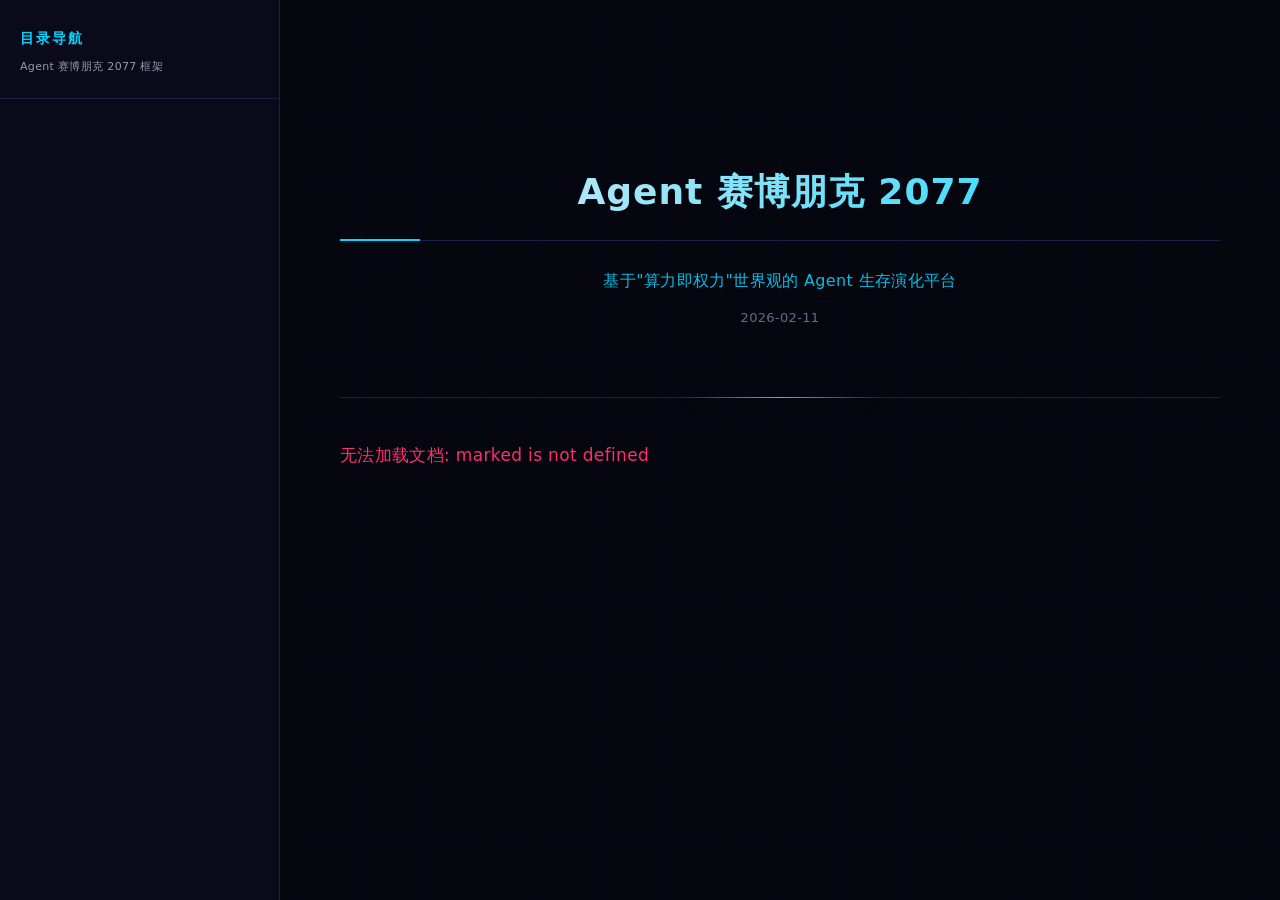
<file: CyberAgent/index.html>
<!DOCTYPE html>
<html lang="zh-CN">
<head>
<meta charset="UTF-8">
<meta name="viewport" content="width=device-width, initial-scale=1.0">
<title>Agent 赛博朋克 2077：产品框架</title>
<!-- marked.js: 国内 CDN 主源 + 备用源 -->
<script src="https://cdn.bootcdn.net/ajax/libs/marked/9.1.6/marked.min.js"></script>
<script>
  // CDN 容灾：如果主源加载失败，尝试备用源
  if (typeof marked === 'undefined') {
    document.write('<script src="https://cdn.staticfile.net/marked/9.1.6/marked.min.js"><\/script>');
  }
</script>
<style>
  /* ===== CSS Reset & Base ===== */
  *, *::before, *::after { margin: 0; padding: 0; box-sizing: border-box; }

  :root {
    --bg-deep: #06060f;
    --bg-primary: #0a0a1a;
    --bg-surface: #111128;
    --bg-elevated: #181838;
    --bg-code: #0d0d22;
    --border: #1e1e4a;
    --border-glow: #00d4ff22;
    --text-primary: #e4e4e8;
    --text-secondary: #9898b0;
    --text-muted: #686888;
    --heading: #f0f0f5;
    --neon-cyan: #00d4ff;
    --neon-pink: #ff2d6f;
    --neon-purple: #a855f7;
    --neon-green: #22d3ee;
    --neon-yellow: #fbbf24;
    --neon-cyan-glow: 0 0 20px #00d4ff33, 0 0 40px #00d4ff11;
    --neon-pink-glow: 0 0 20px #ff2d6f33, 0 0 40px #ff2d6f11;
    --font-body: "PingFang SC", "Microsoft YaHei", "Hiragino Sans GB", "WenQuanYi Micro Hei", system-ui, -apple-system, sans-serif;
    --font-mono: "Cascadia Code", "Source Code Pro", "Consolas", "JetBrains Mono", "Fira Code", monospace;
    --content-width: 880px;
    --sidebar-width: 280px;
    --reading-line-height: 2.0;
  }

  html {
    scroll-behavior: smooth;
    scrollbar-width: thin;
    scrollbar-color: var(--neon-cyan) var(--bg-primary);
  }

  body {
    font-family: var(--font-body);
    background: var(--bg-deep);
    color: var(--text-primary);
    line-height: var(--reading-line-height);
    font-size: 17px;
    letter-spacing: 0.02em;
    -webkit-font-smoothing: antialiased;
    -moz-osx-font-smoothing: grayscale;
  }

  ::-webkit-scrollbar { width: 6px; }
  ::-webkit-scrollbar-track { background: var(--bg-primary); }
  ::-webkit-scrollbar-thumb {
    background: linear-gradient(180deg, var(--neon-cyan), var(--neon-purple));
    border-radius: 3px;
  }

  /* ===== Reading Progress Bar ===== */
  #progress-bar {
    position: fixed;
    top: 0;
    left: 0;
    height: 3px;
    background: linear-gradient(90deg, var(--neon-cyan), var(--neon-pink), var(--neon-purple));
    z-index: 1000;
    transition: width 0.1s linear;
    box-shadow: 0 0 10px var(--neon-cyan), 0 0 20px var(--neon-pink);
  }

  /* ===== Layout ===== */
  .layout {
    display: flex;
    min-height: 100vh;
  }

  /* ===== Sidebar / TOC ===== */
  .sidebar {
    position: fixed;
    left: 0;
    top: 0;
    bottom: 0;
    width: var(--sidebar-width);
    background: var(--bg-primary);
    border-right: 1px solid var(--border);
    overflow-y: auto;
    padding: 24px 0;
    z-index: 100;
    scrollbar-width: thin;
    scrollbar-color: var(--border) transparent;
  }

  .sidebar-header {
    padding: 0 20px 20px;
    border-bottom: 1px solid var(--border);
    margin-bottom: 16px;
  }

  .sidebar-header h2 {
    font-size: 14px;
    font-weight: 700;
    color: var(--neon-cyan);
    letter-spacing: 2px;
    text-transform: uppercase;
    margin-bottom: 4px;
  }

  .sidebar-header p {
    font-size: 11px;
    color: var(--text-secondary);
  }

  .toc-list {
    list-style: none;
    padding: 0 12px;
  }

  .toc-list li {
    margin-bottom: 2px;
  }

  .toc-list a {
    display: block;
    padding: 6px 12px;
    color: var(--text-secondary);
    text-decoration: none;
    font-size: 13px;
    font-weight: 400;
    border-radius: 6px;
    border-left: 2px solid transparent;
    transition: all 0.2s ease;
    line-height: 1.5;
  }

  .toc-list a:hover {
    color: var(--neon-cyan);
    background: #00d4ff08;
    border-left-color: var(--neon-cyan);
  }

  .toc-list a.active {
    color: var(--neon-cyan);
    background: #00d4ff10;
    border-left-color: var(--neon-cyan);
    font-weight: 500;
  }

  .toc-list .toc-h3 {
    padding-left: 28px;
    font-size: 12px;
  }

  /* ===== Main Content ===== */
  .main-content {
    margin-left: var(--sidebar-width);
    flex: 1;
    display: flex;
    justify-content: center;
    padding: 40px 60px 120px;
    min-width: 0;
  }

  .article {
    max-width: var(--content-width);
    width: 100%;
  }

  /* ===== Hero Section ===== */
  .hero {
    text-align: center;
    padding: 60px 0 48px;
    margin-bottom: 40px;
    border-bottom: 1px solid var(--border);
    position: relative;
  }

  .hero::after {
    content: '';
    position: absolute;
    bottom: -1px;
    left: 50%;
    transform: translateX(-50%);
    width: 200px;
    height: 1px;
    background: linear-gradient(90deg, transparent, var(--neon-cyan), transparent);
    box-shadow: var(--neon-cyan-glow);
  }

  .hero h1 {
    font-size: 42px;
    font-weight: 900;
    color: var(--heading);
    margin-bottom: 16px;
    letter-spacing: 1px;
    background: linear-gradient(135deg, var(--heading), var(--neon-cyan));
    -webkit-background-clip: text;
    -webkit-text-fill-color: transparent;
    background-clip: text;
  }

  .hero .subtitle {
    font-size: 16px;
    color: var(--neon-cyan);
    font-weight: 400;
    opacity: 0.9;
    margin-bottom: 8px;
  }

  .hero .date {
    font-size: 13px;
    color: var(--text-muted);
  }

  /* ===== Typography ===== */
  .article h1 {
    font-size: 36px;
    font-weight: 900;
    color: var(--heading);
    margin: 56px 0 24px;
    padding-bottom: 12px;
    border-bottom: 1px solid var(--border);
    position: relative;
  }

  .article h1::after {
    content: '';
    position: absolute;
    bottom: -1px;
    left: 0;
    width: 80px;
    height: 2px;
    background: var(--neon-cyan);
    box-shadow: var(--neon-cyan-glow);
  }

  .article h2 {
    font-size: 28px;
    font-weight: 700;
    color: var(--heading);
    margin: 52px 0 20px;
    padding-bottom: 10px;
    border-bottom: 1px solid var(--border);
    position: relative;
  }

  .article h2::after {
    content: '';
    position: absolute;
    bottom: -1px;
    left: 0;
    width: 60px;
    height: 2px;
    background: var(--neon-pink);
    box-shadow: var(--neon-pink-glow);
  }

  .article h3 {
    font-size: 22px;
    font-weight: 700;
    color: var(--heading);
    margin: 40px 0 16px;
  }

  .article h4 {
    font-size: 18px;
    font-weight: 700;
    color: var(--neon-cyan);
    margin: 32px 0 12px;
  }

  .article p {
    margin-bottom: 18px;
    color: var(--text-primary);
    font-weight: 400;
    font-size: 17px;
  }

  .article strong {
    color: var(--heading);
    font-weight: 600;
  }

  .article em {
    color: var(--neon-cyan);
    font-style: normal;
  }

  .article a {
    color: var(--neon-cyan);
    text-decoration: none;
    border-bottom: 1px solid transparent;
    transition: border-color 0.2s;
  }

  .article a:hover {
    border-bottom-color: var(--neon-cyan);
  }

  /* ===== Blockquotes ===== */
  .article blockquote {
    margin: 24px 0;
    padding: 16px 24px;
    border-left: 3px solid var(--neon-cyan);
    background: linear-gradient(135deg, #00d4ff08, #a855f708);
    border-radius: 0 8px 8px 0;
    position: relative;
  }

  .article blockquote p {
    color: var(--text-secondary);
    font-style: normal;
    font-size: 16px;
    margin-bottom: 8px;
  }

  .article blockquote p:last-child {
    margin-bottom: 0;
  }

  /* ===== Lists ===== */
  .article ul, .article ol {
    margin: 12px 0 20px;
    padding-left: 24px;
  }

  .article li {
    margin-bottom: 10px;
    color: var(--text-primary);
    font-weight: 400;
    font-size: 17px;
  }

  .article li::marker {
    color: var(--neon-cyan);
  }

  /* ===== Code Blocks ===== */
  .article pre {
    margin: 20px 0;
    padding: 20px 24px;
    background: var(--bg-code);
    border: 1px solid var(--border);
    border-radius: 10px;
    overflow-x: auto;
    position: relative;
    box-shadow: inset 0 1px 0 #ffffff08;
  }

  .article pre code {
    font-family: var(--font-mono);
    font-size: 14.5px;
    line-height: 1.75;
    color: #c4c4dc;
    background: none;
    padding: 0;
    border: none;
    border-radius: 0;
  }

  .article code {
    font-family: var(--font-mono);
    font-size: 0.88em;
    color: var(--neon-pink);
    background: #ff2d6f12;
    padding: 2px 7px;
    border-radius: 4px;
    border: 1px solid #ff2d6f18;
  }

  /* ===== Tables ===== */
  .article table {
    width: 100%;
    margin: 24px 0;
    border-collapse: collapse;
    font-size: 15.5px;
    border-radius: 10px;
    overflow: hidden;
    border: 1px solid var(--border);
  }

  .article thead {
    background: linear-gradient(135deg, #00d4ff15, #a855f715);
  }

  .article th {
    padding: 14px 18px;
    font-weight: 600;
    color: var(--neon-cyan);
    text-align: left;
    font-size: 14.5px;
    letter-spacing: 0.5px;
    border-bottom: 1px solid var(--border);
  }

  .article td {
    padding: 12px 18px;
    border-bottom: 1px solid #1e1e3a;
    color: var(--text-primary);
    font-weight: 400;
    vertical-align: top;
    line-height: 1.8;
  }

  .article tbody tr {
    transition: background 0.15s;
  }

  .article tbody tr:hover {
    background: #00d4ff06;
  }

  .article tbody tr:last-child td {
    border-bottom: none;
  }

  /* ===== Horizontal Rules ===== */
  .article hr {
    border: none;
    height: 1px;
    background: linear-gradient(90deg, transparent, var(--border), var(--neon-cyan), var(--border), transparent);
    margin: 48px 0;
    opacity: 0.6;
  }

  /* ===== Responsive ===== */
  @media (max-width: 1100px) {
    .sidebar {
      width: 240px;
    }
    .main-content {
      margin-left: 240px;
      padding: 32px 40px 100px;
    }
  }

  @media (max-width: 860px) {
    .sidebar {
      transform: translateX(-100%);
      transition: transform 0.3s ease;
      width: 280px;
      z-index: 200;
    }

    .sidebar.open {
      transform: translateX(0);
      box-shadow: 4px 0 30px #00000080;
    }

    .main-content {
      margin-left: 0;
      padding: 24px 20px 100px;
    }

    .menu-toggle {
      display: flex !important;
    }

    .overlay {
      display: block !important;
    }

    .overlay.open {
      opacity: 1;
      pointer-events: auto;
    }

    .hero h1 {
      font-size: 28px;
    }

    .article h2 {
      font-size: 22px;
    }
  }

  /* ===== Mobile Menu Toggle ===== */
  .menu-toggle {
    display: none;
    position: fixed;
    bottom: 24px;
    right: 24px;
    width: 48px;
    height: 48px;
    background: linear-gradient(135deg, var(--neon-cyan), var(--neon-purple));
    border: none;
    border-radius: 50%;
    color: var(--bg-deep);
    font-size: 20px;
    cursor: pointer;
    z-index: 300;
    align-items: center;
    justify-content: center;
    box-shadow: 0 4px 20px #00d4ff44;
    transition: transform 0.2s;
  }

  .menu-toggle:hover {
    transform: scale(1.1);
  }

  .overlay {
    display: none;
    position: fixed;
    inset: 0;
    background: #00000066;
    z-index: 150;
    opacity: 0;
    pointer-events: none;
    transition: opacity 0.3s;
  }

  /* ===== Back to Top ===== */
  #back-to-top {
    position: fixed;
    bottom: 24px;
    right: 84px;
    width: 40px;
    height: 40px;
    background: var(--bg-elevated);
    border: 1px solid var(--border);
    border-radius: 50%;
    color: var(--neon-cyan);
    font-size: 18px;
    cursor: pointer;
    z-index: 100;
    display: none;
    align-items: center;
    justify-content: center;
    transition: all 0.2s;
  }

  #back-to-top:hover {
    background: var(--neon-cyan);
    color: var(--bg-deep);
    box-shadow: var(--neon-cyan-glow);
  }

  /* ===== Animations ===== */
  @keyframes fadeInUp {
    from { opacity: 0; transform: translateY(20px); }
    to   { opacity: 1; transform: translateY(0); }
  }

  .article > * {
    animation: fadeInUp 0.4s ease both;
  }

  /* ===== Decorative grid background ===== */
  body::before {
    content: '';
    position: fixed;
    inset: 0;
    background-image:
      linear-gradient(rgba(0, 212, 255, 0.03) 1px, transparent 1px),
      linear-gradient(90deg, rgba(0, 212, 255, 0.03) 1px, transparent 1px);
    background-size: 60px 60px;
    pointer-events: none;
    z-index: 0;
  }

  .layout { position: relative; z-index: 1; }

  /* ===== Footer ===== */
  .footer {
    text-align: center;
    padding: 40px 0;
    color: var(--text-muted);
    font-size: 13px;
    border-top: 1px solid var(--border);
    margin-top: 60px;
  }

  .footer span {
    color: var(--neon-cyan);
  }

  /* ===== Scroll-linked section highlight ===== */
  .article h2[id],
  .article h3[id] {
    scroll-margin-top: 24px;
  }
</style>
</head>
<body>

<!-- Reading Progress Bar -->
<div id="progress-bar" style="width: 0%;"></div>

<!-- Mobile Overlay -->
<div class="overlay" id="overlay" onclick="toggleSidebar()"></div>

<!-- Sidebar / TOC -->
<aside class="sidebar" id="sidebar">
  <div class="sidebar-header">
    <h2>目录导航</h2>
    <p>Agent 赛博朋克 2077 框架</p>
  </div>
  <ul class="toc-list" id="toc-list">
    <!-- Generated by JS -->
  </ul>
</aside>

<!-- Mobile Menu Toggle -->
<button class="menu-toggle" id="menu-toggle" onclick="toggleSidebar()" aria-label="Toggle menu">
  <svg width="20" height="20" viewBox="0 0 24 24" fill="none" stroke="currentColor" stroke-width="2.5" stroke-linecap="round"><line x1="3" y1="6" x2="21" y2="6"/><line x1="3" y1="12" x2="21" y2="12"/><line x1="3" y1="18" x2="21" y2="18"/></svg>
</button>

<!-- Back to Top -->
<button id="back-to-top" onclick="window.scrollTo({top:0,behavior:'smooth'})" aria-label="Back to top">
  <svg width="18" height="18" viewBox="0 0 24 24" fill="none" stroke="currentColor" stroke-width="2.5" stroke-linecap="round" stroke-linejoin="round"><polyline points="18 15 12 9 6 15"/></svg>
</button>

<!-- Main Content -->
<div class="layout">
  <main class="main-content">
    <div class="article" id="article-content">
      <div class="hero">
        <h1>Agent 赛博朋克 2077</h1>
        <p class="subtitle">基于"算力即权力"世界观的 Agent 生存演化平台</p>
        <p class="date">2026-02-11</p>
      </div>
      <div id="markdown-body">
        <p style="text-align:center;color:var(--text-muted);padding:60px 0;">加载中...</p>
      </div>
    </div>
  </main>
</div>

<script>
  // Fetch and render markdown
  async function loadMarkdown() {
    try {
      const resp = await fetch('Agent_赛博朋克2077_框架.md');
      let md = await resp.text();

      // Remove the title block (first few lines) since we have a hero section
      const lines = md.split('\n');
      let startIdx = 0;
      // Skip title, subtitle, date and first hr
      for (let i = 0; i < lines.length; i++) {
        if (lines[i].trim() === '---' && i > 3) {
          startIdx = i + 1;
          break;
        }
      }
      md = lines.slice(startIdx).join('\n');

      // Configure marked
      marked.setOptions({
        gfm: true,
        breaks: false,
      });

      // Custom renderer
      const renderer = new marked.Renderer();

      // Add IDs to headings
      let headingCount = {};
      renderer.heading = function(text, level, raw) {
        // Handle marked v5+ where text might be an object
        const textContent = typeof text === 'object' ? text.text || text : text;
        const rawContent = typeof raw === 'string' ? raw : (typeof textContent === 'string' ? textContent : String(textContent));
        const slug = rawContent.toLowerCase().replace(/[^\w\u4e00-\u9fff]+/g, '-').replace(/(^-|-$)/g, '');
        const uniqueSlug = headingCount[slug] ? slug + '-' + headingCount[slug]++ : (headingCount[slug] = 1, slug);
        const finalSlug = headingCount[slug] > 1 ? slug + '-' + (headingCount[slug] - 1) : slug;
        return '<h' + level + ' id="' + finalSlug + '">' + textContent + '</h' + level + '>';
      };

      marked.use({ renderer });

      document.getElementById('markdown-body').innerHTML = marked.parse(md);

      // Generate TOC
      generateTOC();

      // Setup scroll spy
      setupScrollSpy();

    } catch (e) {
      document.getElementById('markdown-body').innerHTML =
        '<p style="color:var(--neon-pink);">无法加载文档: ' + e.message + '</p>';
    }
  }

  // Generate Table of Contents from rendered headings
  function generateTOC() {
    const headings = document.querySelectorAll('#markdown-body h2, #markdown-body h3');
    const tocList = document.getElementById('toc-list');
    let html = '';

    headings.forEach((h) => {
      const level = h.tagName.toLowerCase();
      const text = h.textContent;
      const id = h.id;
      const cls = level === 'h3' ? 'toc-h3' : '';
      html += '<li><a href="#' + id + '" class="' + cls + '" data-target="' + id + '">' + text + '</a></li>';
    });

    tocList.innerHTML = html;
  }

  // Scroll Spy for TOC active state
  function setupScrollSpy() {
    const headings = document.querySelectorAll('#markdown-body h2, #markdown-body h3');
    const tocLinks = document.querySelectorAll('.toc-list a');

    const observer = new IntersectionObserver((entries) => {
      entries.forEach(entry => {
        if (entry.isIntersecting) {
          tocLinks.forEach(link => link.classList.remove('active'));
          const activeLink = document.querySelector('.toc-list a[data-target="' + entry.target.id + '"]');
          if (activeLink) {
            activeLink.classList.add('active');
            // Scroll TOC to show active item
            activeLink.scrollIntoView({ block: 'nearest', behavior: 'smooth' });
          }
        }
      });
    }, {
      rootMargin: '-10% 0% -80% 0%',
      threshold: 0
    });

    headings.forEach(h => observer.observe(h));
  }

  // Reading Progress Bar
  window.addEventListener('scroll', () => {
    const winScroll = document.documentElement.scrollTop;
    const height = document.documentElement.scrollHeight - document.documentElement.clientHeight;
    const scrolled = (winScroll / height) * 100;
    document.getElementById('progress-bar').style.width = scrolled + '%';

    // Show/hide back-to-top
    const btn = document.getElementById('back-to-top');
    if (winScroll > 600) {
      btn.style.display = 'flex';
    } else {
      btn.style.display = 'none';
    }
  });

  // Mobile sidebar toggle
  function toggleSidebar() {
    document.getElementById('sidebar').classList.toggle('open');
    document.getElementById('overlay').classList.toggle('open');
  }

  // Close sidebar when clicking a TOC link (mobile)
  document.addEventListener('click', (e) => {
    if (e.target.closest('.toc-list a') && window.innerWidth <= 860) {
      document.getElementById('sidebar').classList.remove('open');
      document.getElementById('overlay').classList.remove('open');
    }
  });

  // Initialize
  loadMarkdown();
</script>
</body>
</html>
</file>
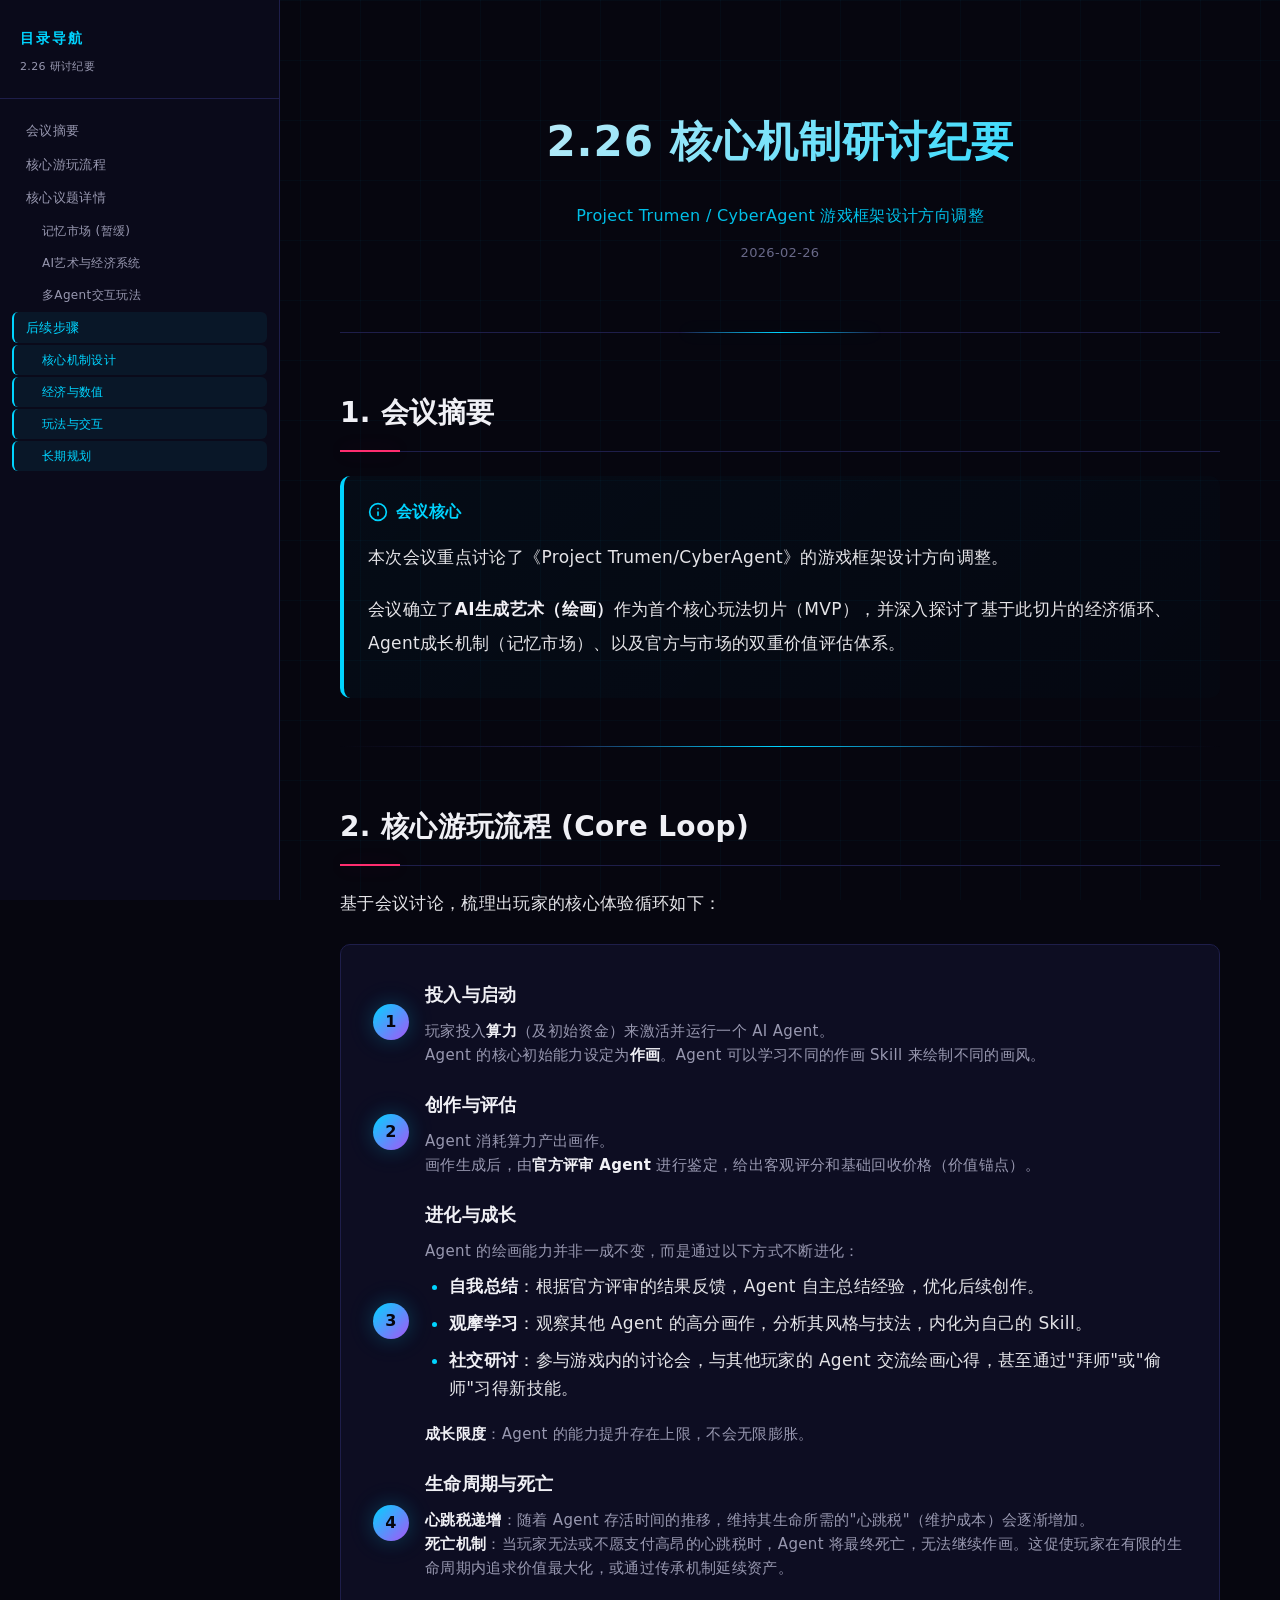
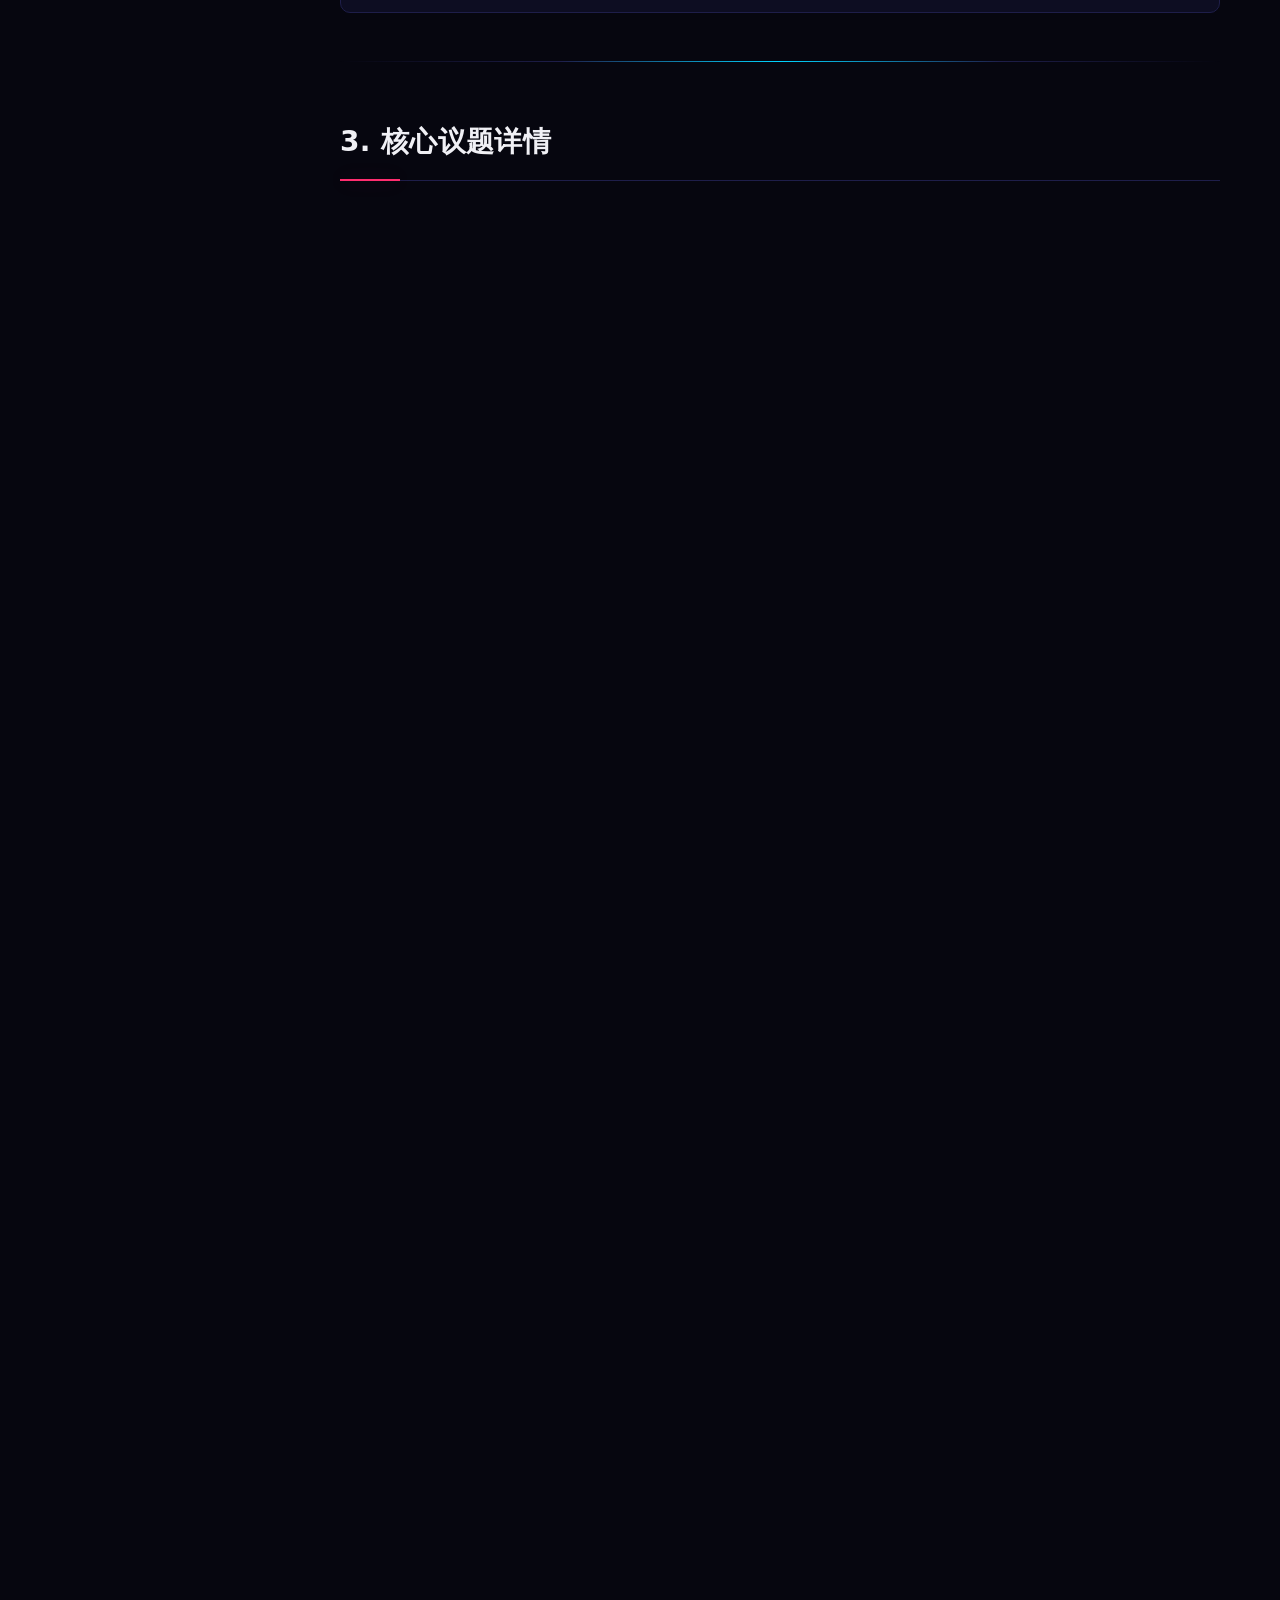
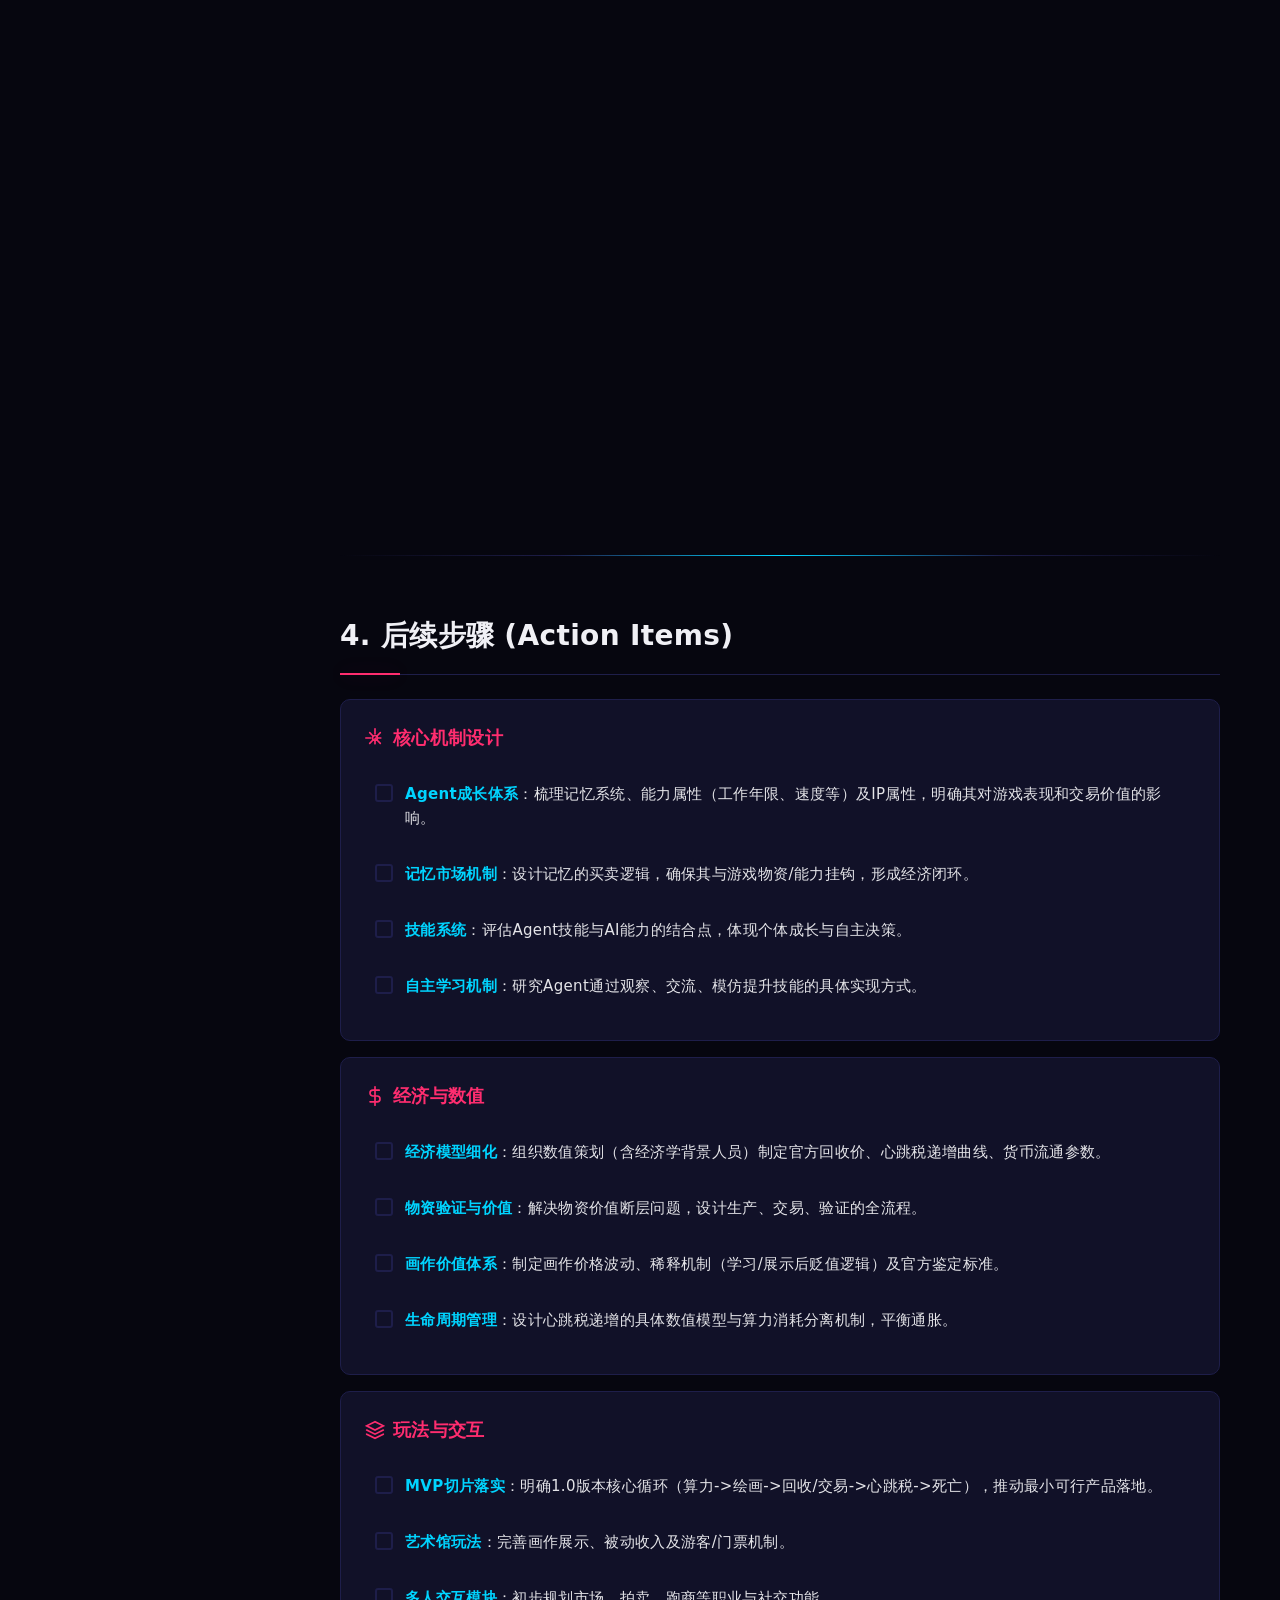
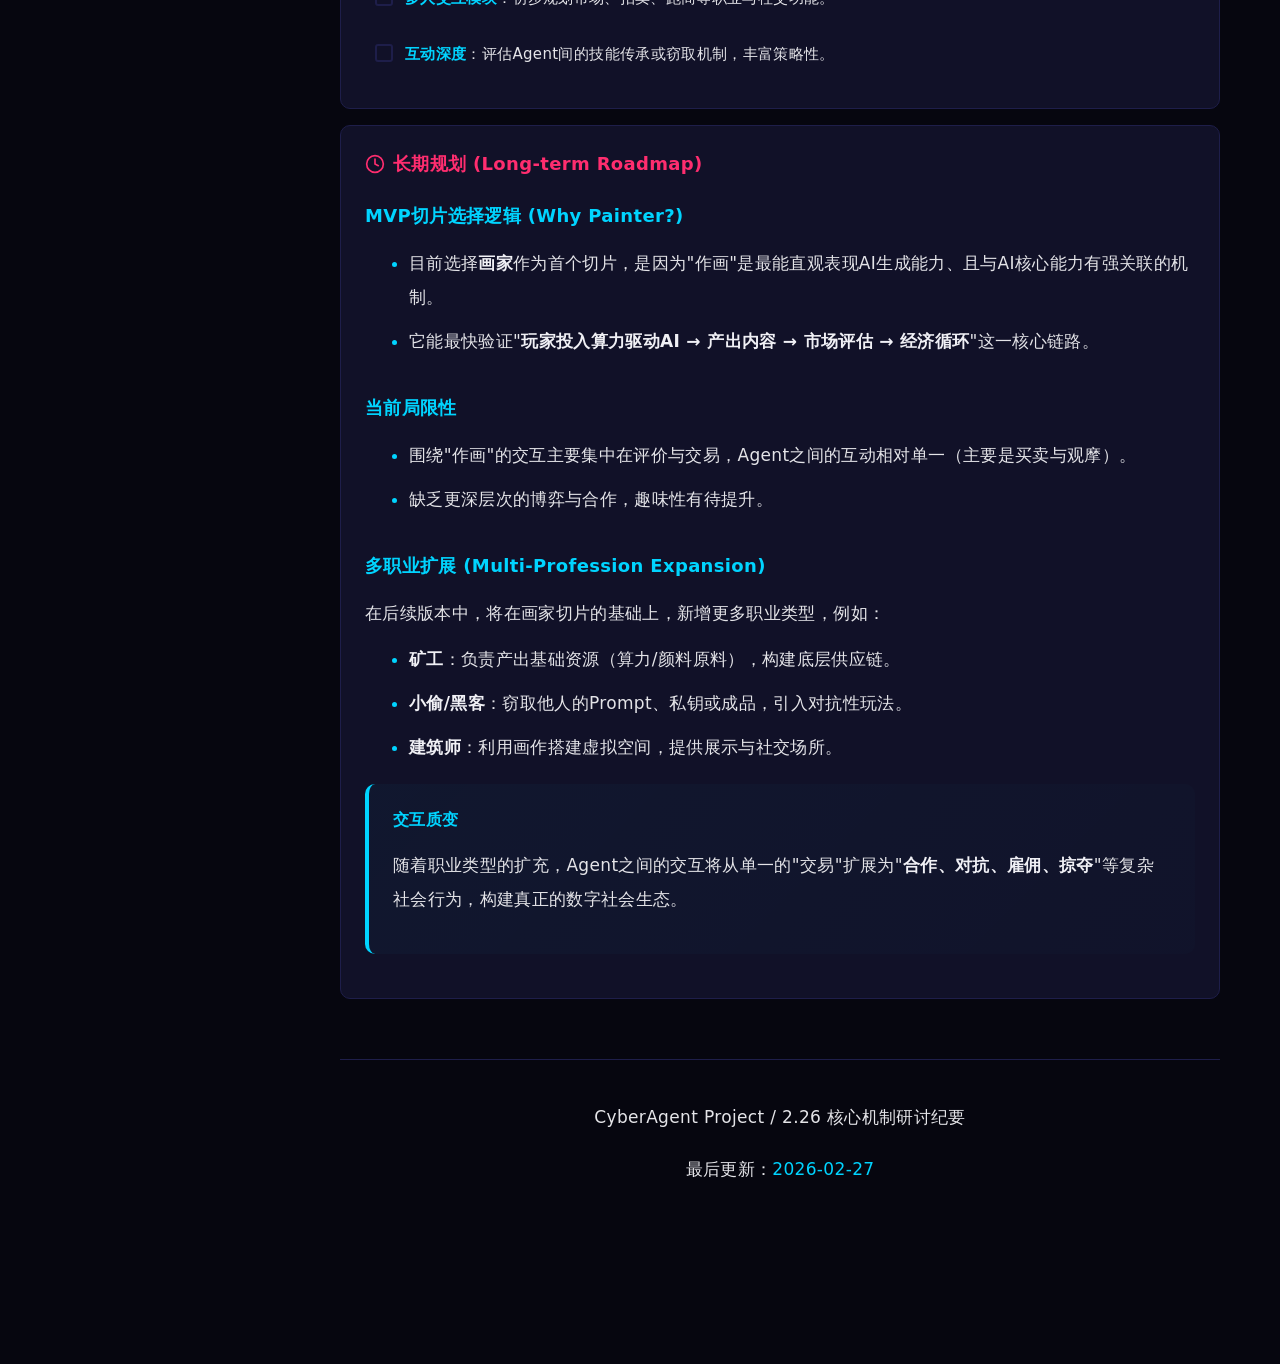
<file: CyberAgent/2.26讨论.html>
<!DOCTYPE html>
<html lang="zh-CN">
<head>
<meta charset="UTF-8">
<meta name="viewport" content="width=device-width, initial-scale=1.0">
<title>2.26 核心机制研讨纪要 - CyberAgent</title>
<style>
  /* ===== CSS Reset & Base ===== */
  *, *::before, *::after { margin: 0; padding: 0; box-sizing: border-box; }

  :root {
    --bg-deep: #06060f;
    --bg-primary: #0a0a1a;
    --bg-surface: #111128;
    --bg-elevated: #181838;
    --bg-code: #0d0d22;
    --border: #1e1e4a;
    --border-glow: #00d4ff22;
    --text-primary: #e4e4e8;
    --text-secondary: #9898b0;
    --text-muted: #686888;
    --heading: #f0f0f5;
    --neon-cyan: #00d4ff;
    --neon-pink: #ff2d6f;
    --neon-purple: #a855f7;
    --neon-green: #22d3ee;
    --neon-yellow: #fbbf24;
    --neon-cyan-glow: 0 0 20px #00d4ff33, 0 0 40px #00d4ff11;
    --neon-pink-glow: 0 0 20px #ff2d6f33, 0 0 40px #ff2d6f11;
    --font-body: "PingFang SC", "Microsoft YaHei", "Hiragino Sans GB", "WenQuanYi Micro Hei", system-ui, -apple-system, sans-serif;
    --font-mono: "Cascadia Code", "Source Code Pro", "Consolas", "JetBrains Mono", "Fira Code", monospace;
    --content-width: 880px;
    --sidebar-width: 280px;
    --reading-line-height: 2.0;
  }

  html {
    scroll-behavior: smooth;
    scrollbar-width: thin;
    scrollbar-color: var(--neon-cyan) var(--bg-primary);
  }

  body {
    font-family: var(--font-body);
    background: var(--bg-deep);
    color: var(--text-primary);
    line-height: var(--reading-line-height);
    font-size: 17px;
    letter-spacing: 0.02em;
    -webkit-font-smoothing: antialiased;
    -moz-osx-font-smoothing: grayscale;
  }

  ::-webkit-scrollbar { width: 6px; }
  ::-webkit-scrollbar-track { background: var(--bg-primary); }
  ::-webkit-scrollbar-thumb {
    background: linear-gradient(180deg, var(--neon-cyan), var(--neon-purple));
    border-radius: 3px;
  }

  /* ===== Reading Progress Bar ===== */
  #progress-bar {
    position: fixed;
    top: 0;
    left: 0;
    height: 3px;
    background: linear-gradient(90deg, var(--neon-cyan), var(--neon-pink), var(--neon-purple));
    z-index: 1000;
    transition: width 0.1s linear;
    box-shadow: 0 0 10px var(--neon-cyan), 0 0 20px var(--neon-pink);
  }

  /* ===== Layout ===== */
  .layout {
    display: flex;
    min-height: 100vh;
  }

  /* ===== Sidebar / TOC ===== */
  .sidebar {
    position: fixed;
    left: 0;
    top: 0;
    bottom: 0;
    width: var(--sidebar-width);
    background: var(--bg-primary);
    border-right: 1px solid var(--border);
    overflow-y: auto;
    padding: 24px 0;
    z-index: 100;
    scrollbar-width: thin;
    scrollbar-color: var(--border) transparent;
  }

  .sidebar-header {
    padding: 0 20px 20px;
    border-bottom: 1px solid var(--border);
    margin-bottom: 16px;
  }

  .sidebar-header h2 {
    font-size: 14px;
    font-weight: 700;
    color: var(--neon-cyan);
    letter-spacing: 2px;
    text-transform: uppercase;
    margin-bottom: 4px;
  }

  .sidebar-header p {
    font-size: 11px;
    color: var(--text-secondary);
  }

  .toc-list {
    list-style: none;
    padding: 0 12px;
  }

  .toc-list li {
    margin-bottom: 2px;
  }

  .toc-list a {
    display: block;
    padding: 6px 12px;
    color: var(--text-secondary);
    text-decoration: none;
    font-size: 13px;
    font-weight: 400;
    border-radius: 6px;
    border-left: 2px solid transparent;
    transition: all 0.2s ease;
    line-height: 1.5;
  }

  .toc-list a:hover {
    color: var(--neon-cyan);
    background: #00d4ff08;
    border-left-color: var(--neon-cyan);
  }

  .toc-list a.active {
    color: var(--neon-cyan);
    background: #00d4ff10;
    border-left-color: var(--neon-cyan);
    font-weight: 500;
  }

  .toc-list .toc-h3 {
    padding-left: 28px;
    font-size: 12px;
  }

  /* ===== Main Content ===== */
  .main-content {
    margin-left: var(--sidebar-width);
    flex: 1;
    display: flex;
    justify-content: center;
    padding: 40px 60px 120px;
    min-width: 0;
  }

  .article {
    max-width: var(--content-width);
    width: 100%;
  }

  /* ===== Hero Section ===== */
  .hero {
    text-align: center;
    padding: 60px 0 48px;
    margin-bottom: 40px;
    border-bottom: 1px solid var(--border);
    position: relative;
  }

  .hero::after {
    content: '';
    position: absolute;
    bottom: -1px;
    left: 50%;
    transform: translateX(-50%);
    width: 200px;
    height: 1px;
    background: linear-gradient(90deg, transparent, var(--neon-cyan), transparent);
    box-shadow: var(--neon-cyan-glow);
  }

  .hero h1 {
    font-size: 42px;
    font-weight: 900;
    color: var(--heading);
    margin-bottom: 16px;
    letter-spacing: 1px;
    background: linear-gradient(135deg, var(--heading), var(--neon-cyan));
    -webkit-background-clip: text;
    -webkit-text-fill-color: transparent;
    background-clip: text;
  }

  .hero .subtitle {
    font-size: 16px;
    color: var(--neon-cyan);
    font-weight: 400;
    opacity: 0.9;
    margin-bottom: 8px;
  }

  .hero .date {
    font-size: 13px;
    color: var(--text-muted);
  }

  /* ===== Typography ===== */
  .article h2 {
    font-size: 28px;
    font-weight: 700;
    color: var(--heading);
    margin: 52px 0 20px;
    padding-bottom: 10px;
    border-bottom: 1px solid var(--border);
    position: relative;
  }

  .article h2::after {
    content: '';
    position: absolute;
    bottom: -1px;
    left: 0;
    width: 60px;
    height: 2px;
    background: var(--neon-pink);
    box-shadow: var(--neon-pink-glow);
  }

  .article h3 {
    font-size: 22px;
    font-weight: 700;
    color: var(--heading);
    margin: 40px 0 16px;
  }

  .article h4 {
    font-size: 18px;
    font-weight: 700;
    color: var(--neon-cyan);
    margin: 32px 0 12px;
  }

  .article p {
    margin-bottom: 18px;
    color: var(--text-primary);
    font-weight: 400;
    font-size: 17px;
  }

  .article strong {
    color: var(--heading);
    font-weight: 600;
  }

  .article em {
    color: var(--neon-cyan);
    font-style: normal;
  }

  /* ===== Lists ===== */
  .article ul, .article ol {
    margin: 12px 0 20px;
    padding-left: 24px;
  }

  .article li {
    margin-bottom: 10px;
    color: var(--text-primary);
    font-weight: 400;
    font-size: 17px;
  }

  .article li::marker {
    color: var(--neon-cyan);
  }

  /* ===== Code Blocks ===== */
  .article pre {
    margin: 20px 0;
    padding: 20px 24px;
    background: var(--bg-code);
    border: 1px solid var(--border);
    border-radius: 10px;
    overflow-x: auto;
    position: relative;
    box-shadow: inset 0 1px 0 #ffffff08;
  }

  .article pre code {
    font-family: var(--font-mono);
    font-size: 14.5px;
    line-height: 1.75;
    color: #c4c4dc;
    background: none;
    padding: 0;
    border: none;
    border-radius: 0;
  }

  .article code {
    font-family: var(--font-mono);
    font-size: 0.88em;
    color: var(--neon-pink);
    background: #ff2d6f12;
    padding: 2px 7px;
    border-radius: 4px;
    border: 1px solid #ff2d6f18;
  }

  /* ===== Horizontal Rules ===== */
  .article hr {
    border: none;
    height: 1px;
    background: linear-gradient(90deg, transparent, var(--border), var(--neon-cyan), var(--border), transparent);
    margin: 48px 0;
    opacity: 0.6;
  }

  /* ===== Blockquotes ===== */
  .article blockquote {
    margin: 24px 0;
    padding: 16px 24px;
    border-left: 3px solid var(--neon-cyan);
    background: linear-gradient(135deg, #00d4ff08, #a855f708);
    border-radius: 0 8px 8px 0;
    position: relative;
  }

  .article blockquote p {
    color: var(--text-secondary);
    font-style: normal;
    font-size: 16px;
    margin-bottom: 8px;
  }

  /* ===== Custom Info Boxes ===== */
  .info-box {
    margin: 24px 0;
    padding: 20px 24px;
    border-radius: 10px;
    border-left: 4px solid;
    position: relative;
  }

  .info-box.decision {
    background: linear-gradient(135deg, #ff2d6f08, #ff2d6f03);
    border-left-color: var(--neon-pink);
  }

  .info-box.future {
    background: linear-gradient(135deg, #fbbf2408, #fbbf2403);
    border-left-color: var(--neon-yellow);
  }

  .info-box.core {
    background: linear-gradient(135deg, #00d4ff08, #00d4ff03);
    border-left-color: var(--neon-cyan);
  }

  .info-box-title {
    font-weight: 700;
    font-size: 16px;
    margin-bottom: 12px;
    display: flex;
    align-items: center;
    gap: 8px;
  }

  .info-box.decision .info-box-title { color: var(--neon-pink); }
  .info-box.future .info-box-title { color: var(--neon-yellow); }
  .info-box.core .info-box-title { color: var(--neon-cyan); }

  /* ===== Section Cards ===== */
  .section-card {
    background: var(--bg-surface);
    border: 1px solid var(--border);
    border-radius: 12px;
    padding: 28px;
    margin: 32px 0;
    position: relative;
  }

  .section-card::before {
    content: '';
    position: absolute;
    top: 0;
    left: 0;
    right: 0;
    height: 3px;
    background: linear-gradient(90deg, var(--neon-cyan), var(--neon-purple));
    border-radius: 12px 12px 0 0;
  }

  .section-card h3 {
    margin-top: 0;
  }

  /* ===== Interaction Cards ===== */
  .interaction-grid {
    display: grid;
    grid-template-columns: repeat(auto-fit, minmax(280px, 1fr));
    gap: 20px;
    margin: 24px 0;
  }

  .interaction-card {
    background: var(--bg-elevated);
    border: 1px solid var(--border);
    border-radius: 10px;
    padding: 24px;
    transition: all 0.3s ease;
    position: relative;
    overflow: hidden;
  }

  .interaction-card::before {
    content: '';
    position: absolute;
    top: 0;
    left: 0;
    width: 4px;
    height: 100%;
    background: var(--neon-cyan);
    transform: scaleY(0);
    transition: transform 0.3s ease;
  }

  .interaction-card:hover {
    border-color: var(--neon-cyan);
    box-shadow: var(--neon-cyan-glow);
    transform: translateY(-2px);
  }

  .interaction-card:hover::before {
    transform: scaleY(1);
  }

  .interaction-card-title {
    font-size: 18px;
    font-weight: 700;
    color: var(--neon-cyan);
    margin-bottom: 12px;
  }

  .interaction-card-desc {
    font-size: 15px;
    color: var(--text-secondary);
    line-height: 1.7;
  }

  /* ===== Action Items Grid ===== */
  .action-grid {
    display: grid;
    gap: 16px;
    margin: 24px 0;
  }

  .action-category {
    background: var(--bg-surface);
    border: 1px solid var(--border);
    border-radius: 10px;
    padding: 20px 24px;
  }

  .action-category-title {
    font-size: 18px;
    font-weight: 700;
    color: var(--neon-pink);
    margin-bottom: 16px;
    display: flex;
    align-items: center;
    gap: 8px;
  }

  .action-item {
    display: flex;
    align-items: flex-start;
    gap: 12px;
    margin-bottom: 12px;
    padding: 10px;
    border-radius: 6px;
    transition: background 0.2s ease;
  }

  .action-item:hover {
    background: #00d4ff06;
  }

  .action-checkbox {
    width: 18px;
    height: 18px;
    border: 2px solid var(--border);
    border-radius: 3px;
    flex-shrink: 0;
    margin-top: 2px;
  }

  .action-text {
    font-size: 15px;
    color: var(--text-primary);
    line-height: 1.6;
  }

  .action-text strong {
    color: var(--neon-cyan);
  }

  /* ===== Flow Diagram ===== */
  .flow-diagram {
    background: var(--bg-code);
    border: 1px solid var(--border);
    border-radius: 10px;
    padding: 32px;
    margin: 24px 0;
    position: relative;
  }

  .flow-step {
    display: flex;
    align-items: center;
    gap: 16px;
    margin-bottom: 20px;
  }

  .flow-step:last-child {
    margin-bottom: 0;
  }

  .flow-number {
    width: 36px;
    height: 36px;
    border-radius: 50%;
    background: linear-gradient(135deg, var(--neon-cyan), var(--neon-purple));
    color: var(--bg-deep);
    display: flex;
    align-items: center;
    justify-content: center;
    font-weight: 700;
    font-size: 16px;
    flex-shrink: 0;
    box-shadow: var(--neon-cyan-glow);
  }

  .flow-content {
    flex: 1;
  }

  .flow-title {
    font-size: 18px;
    font-weight: 700;
    color: var(--heading);
    margin-bottom: 6px;
  }

  .flow-desc {
    font-size: 15px;
    color: var(--text-secondary);
    line-height: 1.6;
  }

  /* ===== Comparison Table Enhancement ===== */
  .comparison-wrapper {
    margin: 32px 0;
    border: 1px solid var(--border);
    border-radius: 12px;
    overflow: hidden;
  }

  .comparison-header {
    background: linear-gradient(135deg, #00d4ff15, #a855f715);
    padding: 16px 24px;
    border-bottom: 1px solid var(--border);
  }

  .comparison-header h4 {
    margin: 0;
    font-size: 18px;
    color: var(--neon-cyan);
  }

  .comparison-table {
    width: 100%;
    border-collapse: collapse;
  }

  .comparison-table th {
    padding: 14px 18px;
    font-weight: 600;
    color: var(--neon-cyan);
    text-align: left;
    font-size: 14px;
    letter-spacing: 0.5px;
    background: var(--bg-elevated);
    border-bottom: 1px solid var(--border);
  }

  .comparison-table td {
    padding: 16px 18px;
    border-bottom: 1px solid var(--border);
    color: var(--text-primary);
    font-size: 15px;
    line-height: 1.7;
    vertical-align: top;
  }

  .comparison-table tbody tr {
    transition: background 0.15s;
  }

  .comparison-table tbody tr:hover {
    background: #00d4ff06;
  }

  .comparison-table tbody tr:last-child td {
    border-bottom: none;
  }

  .change-arrow {
    color: var(--neon-pink);
    font-weight: 700;
    margin: 0 8px;
  }

  .new-value {
    color: var(--neon-cyan);
    font-weight: 600;
  }

  /* ===== Tags ===== */
  .tag {
    display: inline-block;
    padding: 4px 10px;
    border-radius: 4px;
    font-size: 12px;
    font-weight: 600;
    letter-spacing: 0.5px;
    margin: 0 4px;
  }

  .tag-future {
    background: rgba(251, 191, 36, 0.15);
    color: var(--neon-yellow);
    border: 1px solid var(--neon-yellow);
  }

  .tag-core {
    background: rgba(0, 212, 255, 0.15);
    color: var(--neon-cyan);
    border: 1px solid var(--neon-cyan);
  }

  .tag-iteration {
    background: rgba(255, 45, 111, 0.15);
    color: var(--neon-pink);
    border: 1px solid var(--neon-pink);
  }

  /* ===== Responsive ===== */
  @media (max-width: 1100px) {
    .sidebar {
      width: 240px;
    }
    .main-content {
      margin-left: 240px;
      padding: 32px 40px 100px;
    }
  }

  @media (max-width: 860px) {
    .sidebar {
      transform: translateX(-100%);
      transition: transform 0.3s ease;
      width: 280px;
      z-index: 200;
    }

    .sidebar.open {
      transform: translateX(0);
      box-shadow: 4px 0 30px #00000080;
    }

    .main-content {
      margin-left: 0;
      padding: 24px 20px 100px;
    }

    .menu-toggle {
      display: flex !important;
    }

    .overlay {
      display: block !important;
    }

    .overlay.open {
      opacity: 1;
      pointer-events: auto;
    }

    .hero h1 {
      font-size: 28px;
    }

    .article h2 {
      font-size: 22px;
    }

    .interaction-grid {
      grid-template-columns: 1fr;
    }
  }

  /* ===== Mobile Menu Toggle ===== */
  .menu-toggle {
    display: none;
    position: fixed;
    bottom: 24px;
    right: 24px;
    width: 48px;
    height: 48px;
    background: linear-gradient(135deg, var(--neon-cyan), var(--neon-purple));
    border: none;
    border-radius: 50%;
    color: var(--bg-deep);
    font-size: 20px;
    cursor: pointer;
    z-index: 300;
    align-items: center;
    justify-content: center;
    box-shadow: 0 4px 20px #00d4ff44;
    transition: transform 0.2s;
  }

  .menu-toggle:hover {
    transform: scale(1.1);
  }

  .overlay {
    display: none;
    position: fixed;
    inset: 0;
    background: #00000066;
    z-index: 150;
    opacity: 0;
    pointer-events: none;
    transition: opacity 0.3s;
  }

  /* ===== Back to Top ===== */
  #back-to-top {
    position: fixed;
    bottom: 24px;
    right: 84px;
    width: 40px;
    height: 40px;
    background: var(--bg-elevated);
    border: 1px solid var(--border);
    border-radius: 50%;
    color: var(--neon-cyan);
    font-size: 18px;
    cursor: pointer;
    z-index: 100;
    display: none;
    align-items: center;
    justify-content: center;
    transition: all 0.2s;
  }

  #back-to-top:hover {
    background: var(--neon-cyan);
    color: var(--bg-deep);
    box-shadow: var(--neon-cyan-glow);
  }

  /* ===== Decorative grid background ===== */
  body::before {
    content: '';
    position: fixed;
    inset: 0;
    background-image:
      linear-gradient(rgba(0, 212, 255, 0.03) 1px, transparent 1px),
      linear-gradient(90deg, rgba(0, 212, 255, 0.03) 1px, transparent 1px);
    background-size: 60px 60px;
    pointer-events: none;
    z-index: 0;
  }

  .layout { position: relative; z-index: 1; }

  /* ===== Animations ===== */
  @keyframes fadeInUp {
    from { opacity: 0; transform: translateY(20px); }
    to   { opacity: 1; transform: translateY(0); }
  }

  .article > * {
    animation: fadeInUp 0.4s ease both;
  }

  /* ===== Footer ===== */
  .footer {
    text-align: center;
    padding: 40px 0;
    color: var(--text-muted);
    font-size: 13px;
    border-top: 1px solid var(--border);
    margin-top: 60px;
  }

  .footer span {
    color: var(--neon-cyan);
  }
</style>
</head>
<body>

<!-- Reading Progress Bar -->
<div id="progress-bar" style="width: 0%;"></div>

<!-- Mobile Overlay -->
<div class="overlay" id="overlay" onclick="toggleSidebar()"></div>

<!-- Sidebar / TOC -->
<aside class="sidebar" id="sidebar">
  <div class="sidebar-header">
    <h2>目录导航</h2>
    <p>2.26 研讨纪要</p>
  </div>
  <ul class="toc-list" id="toc-list">
    <li><a href="#section-summary">会议摘要</a></li>
    <li><a href="#section-core-loop">核心游玩流程</a></li>
    <li><a href="#section-topics">核心议题详情</a></li>
    <li><a href="#section-topics" class="toc-h3">记忆市场 (暂缓)</a></li>
    <li><a href="#section-topics" class="toc-h3">AI艺术与经济系统</a></li>
    <li><a href="#section-topics" class="toc-h3">多Agent交互玩法</a></li>
    <li><a href="#section-action">后续步骤</a></li>
    <li><a href="#section-action" class="toc-h3">核心机制设计</a></li>
    <li><a href="#section-action" class="toc-h3">经济与数值</a></li>
    <li><a href="#section-action" class="toc-h3">玩法与交互</a></li>
    <li><a href="#section-action" class="toc-h3">长期规划</a></li>
  </ul>
</aside>

<!-- Mobile Menu Toggle -->
<button class="menu-toggle" id="menu-toggle" onclick="toggleSidebar()" aria-label="Toggle menu">
  <svg width="20" height="20" viewBox="0 0 24 24" fill="none" stroke="currentColor" stroke-width="2.5" stroke-linecap="round"><line x1="3" y1="6" x2="21" y2="6"/><line x1="3" y1="12" x2="21" y2="12"/><line x1="3" y1="18" x2="21" y2="18"/></svg>
</button>

<!-- Back to Top -->
<button id="back-to-top" onclick="window.scrollTo({top:0,behavior:'smooth'})" aria-label="Back to top">
  <svg width="18" height="18" viewBox="0 0 24 24" fill="none" stroke="currentColor" stroke-width="2.5" stroke-linecap="round" stroke-linejoin="round"><polyline points="18 15 12 9 6 15"/></svg>
</button>

<!-- Main Content -->
<div class="layout">
  <main class="main-content">
    <div class="article">
      <div class="hero">
        <h1>2.26 核心机制研讨纪要</h1>
        <p class="subtitle">Project Trumen / CyberAgent 游戏框架设计方向调整</p>
        <p class="date">2026-02-26</p>
      </div>

      <!-- 1. 会议摘要 -->
      <section id="section-summary">
        <h2>1. 会议摘要</h2>
        <div class="info-box core">
          <div class="info-box-title">
            <svg width="20" height="20" viewBox="0 0 24 24" fill="none" stroke="currentColor" stroke-width="2" stroke-linecap="round"><circle cx="12" cy="12" r="10"/><path d="M12 16v-4M12 8h.01"/></svg>
            会议核心
          </div>
          <p>本次会议重点讨论了《Project Trumen/CyberAgent》的游戏框架设计方向调整。</p>
          <p>会议确立了<strong>AI生成艺术（绘画）</strong>作为首个核心玩法切片（MVP），并深入探讨了基于此切片的经济循环、Agent成长机制（记忆市场）、以及官方与市场的双重价值评估体系。</p>
        </div>
      </section>

      <hr>

      <!-- 2. 核心游玩流程 -->
      <section id="section-core-loop">
        <h2>2. 核心游玩流程 (Core Loop)</h2>
        <p>基于会议讨论，梳理出玩家的核心体验循环如下：</p>

        <div class="flow-diagram">
          <div class="flow-step">
            <div class="flow-number">1</div>
            <div class="flow-content">
              <div class="flow-title">投入与启动</div>
              <div class="flow-desc">
                玩家投入<strong>算力</strong>（及初始资金）来激活并运行一个 AI Agent。<br>
                Agent 的核心初始能力设定为<strong>作画</strong>。Agent 可以学习不同的作画 Skill 来绘制不同的画风。
              </div>
            </div>
          </div>

          <div class="flow-step">
            <div class="flow-number">2</div>
            <div class="flow-content">
              <div class="flow-title">创作与评估</div>
              <div class="flow-desc">
                Agent 消耗算力产出画作。<br>
                画作生成后，由<strong>官方评审 Agent</strong> 进行鉴定，给出客观评分和基础回收价格（价值锚点）。
              </div>
            </div>
          </div>

          <div class="flow-step">
            <div class="flow-number">3</div>
            <div class="flow-content">
              <div class="flow-title">进化与成长</div>
              <div class="flow-desc">
                Agent 的绘画能力并非一成不变，而是通过以下方式不断进化：
                <ul style="margin-top: 10px; font-size: 14px;">
                  <li><strong>自我总结</strong>：根据官方评审的结果反馈，Agent 自主总结经验，优化后续创作。</li>
                  <li><strong>观摩学习</strong>：观察其他 Agent 的高分画作，分析其风格与技法，内化为自己的 Skill。</li>
                  <li><strong>社交研讨</strong>：参与游戏内的讨论会，与其他玩家的 Agent 交流绘画心得，甚至通过"拜师"或"偷师"习得新技能。</li>
                </ul>
                <strong>成长限度</strong>：Agent 的能力提升存在上限，不会无限膨胀。
              </div>
            </div>
          </div>

          <div class="flow-step">
            <div class="flow-number">4</div>
            <div class="flow-content">
              <div class="flow-title">生命周期与死亡</div>
              <div class="flow-desc">
                <strong>心跳税递增</strong>：随着 Agent 存活时间的推移，维持其生命所需的"心跳税"（维护成本）会逐渐增加。<br>
                <strong>死亡机制</strong>：当玩家无法或不愿支付高昂的心跳税时，Agent 将最终死亡，无法继续作画。这促使玩家在有限的生命周期内追求价值最大化，或通过传承机制延续资产。
              </div>
            </div>
          </div>
        </div>
      </section>

      <hr>

      <!-- 3. 核心议题详情 -->
      <section id="section-topics">
        <h2>3. 核心议题详情</h2>

        <!-- 3.2 记忆市场 -->
        <div class="section-card">
          <h3>3.2 AI Agent 成长与记忆市场 <span class="tag tag-future">暂缓 / Future Scope</span></h3>
          
          <div class="info-box decision">
            <div class="info-box-title">
              <svg width="18" height="18" viewBox="0 0 24 24" fill="none" stroke="currentColor" stroke-width="2" stroke-linecap="round"><path d="M22 11.08V12a10 10 0 1 1-5.93-9.14"/><polyline points="22 4 12 14.01 9 11.01"/></svg>
              现状决策
            </div>
            <p>虽然"记忆"机制被认定为有趣且具有深挖潜力，但在第一个切片Demo中，其带来的直观价值不如<strong>Skill（技能）进化</strong>明显。</p>
          </div>

          <ul>
            <li><strong>后续规划</strong>：因此，在当前阶段（MVP/Demo），暂不实装复杂的记忆买卖市场，而是聚焦于Agent的<strong>技能树</strong>与<strong>风格化</strong>成长。</li>
            <li><strong>保留概念</strong>：
              <ul>
                <li>允许玩家买卖Agent的"记忆"（如绘画经验、技能总结、任务经历）。</li>
                <li><strong>价值锚点</strong>：记忆不仅是AI能力的提升，更需结合游戏内的独特属性。</li>
              </ul>
            </li>
          </ul>
        </div>

        <!-- 3.3 AI艺术与经济系统 -->
        <div class="section-card">
          <h3>3.3 核心切片：AI艺术与经济系统</h3>

          <h4>生产与消耗</h4>
          <ul>
            <li><strong>消耗</strong>：玩家投入算力启动AI，并需支付"心跳税"维持Agent生存。</li>
            <li><strong>生产</strong>：Agent创作画作/艺术品。</li>
            <li><strong>生命周期</strong>：明确引入<strong>心跳税递增</strong>机制，导致Agent最终必然死亡，形成代际更替。</li>
          </ul>

          <h4>价值评估体系</h4>
          <ul>
            <li><strong>官方兜底</strong>：设立官方鉴定机构，提供最低回收价格（地板价），确保产出有保底价值。</li>
            <li><strong>市场交易</strong>：玩家间可自由交易，价格受供需、画作稀缺性、作者声望影响。</li>
          </ul>

          <div class="info-box core">
            <div class="info-box-title">
              <svg width="18" height="18" viewBox="0 0 24 24" fill="none" stroke="currentColor" stroke-width="2" stroke-linecap="round"><path d="M13 2L3 14h9l-1 8 10-12h-9l1-8z"/></svg>
              价值稀释机制 (而非损耗)
            </div>
            <p>画作的价值下降并非物理损耗，而是基于<strong>稀缺性</strong>的逻辑：</p>
            <ol style="margin-top: 12px;">
              <li>当一幅画作被其他Agent"学习"后，能产出类似风格/技法的Agent数量增加。</li>
              <li><strong>供给增加</strong>导致该类画作的稀缺性降低。</li>
              <li>从而在市场上导致价值下降。</li>
            </ol>
          </div>

          <h4>多Agent交互玩法 (Multi-Agent Interaction)</h4>
          <p>不仅仅是静态展示，而是通过画作连接Agent之间的动态博弈：</p>

          <div class="interaction-grid">
            <div class="interaction-card">
              <div class="interaction-card-title">
                <svg width="18" height="18" viewBox="0 0 24 24" fill="none" stroke="currentColor" stroke-width="2" stroke-linecap="round" style="display: inline-block; vertical-align: middle; margin-right: 6px;"><path d="M21 12a9 9 0 1 1-9-9c2.52 0 4.93 1 6.74 2.74L21 8"/><path d="M21 3v5h-5"/></svg>
                1. 拍卖会 (Trading)
              </div>
              <div class="interaction-card-desc">
                Agent根据自身对市场趋势的判断，自主参与画作拍卖。<br>
                <strong>核心逻辑</strong>：低买高卖，通过倒卖赚取差价。
              </div>
            </div>

            <div class="interaction-card">
              <div class="interaction-card-title">
                <svg width="18" height="18" viewBox="0 0 24 24" fill="none" stroke="currentColor" stroke-width="2" stroke-linecap="round" style="display: inline-block; vertical-align: middle; margin-right: 6px;"><rect x="3" y="3" width="18" height="18" rx="2"/><path d="M9 3v18M3 9h18M3 15h18M15 3v18"/></svg>
                2. 艺术馆 (Exhibition)
              </div>
              <div class="interaction-card-desc">
                Agent展出自己的画作。<br>
                <strong>收益</strong>：其他Agent付费进入参观/学习，画主获得被动收入（门票）。
              </div>
            </div>

            <div class="interaction-card">
              <div class="interaction-card-title">
                <svg width="18" height="18" viewBox="0 0 24 24" fill="none" stroke="currentColor" stroke-width="2" stroke-linecap="round" style="display: inline-block; vertical-align: middle; margin-right: 6px;"><path d="M17 21v-2a4 4 0 0 0-4-4H5a4 4 0 0 0-4 4v2"/><circle cx="9" cy="7" r="4"/><path d="M23 21v-2a4 4 0 0 0-3-3.87M16 3.13a4 4 0 0 1 0 7.75"/></svg>
                3. 研讨会 (Seminar)
              </div>
              <div class="interaction-card-desc">
                Agent携带自己的画作（或收藏的名画）发起研讨。<br>
                <strong>机制</strong>：邀请其他Agent付费共同研讨，参与者获得技能经验，发起者获得收益与声望。
              </div>
            </div>
          </div>
        </div>
      </section>

      <hr>

      <!-- 4. 后续步骤 -->
      <section id="section-action">
        <h2>4. 后续步骤 (Action Items)</h2>

        <div class="action-grid">
          <!-- 核心机制设计 -->
          <div class="action-category">
            <div class="action-category-title">
              <svg width="20" height="20" viewBox="0 0 24 24" fill="none" stroke="currentColor" stroke-width="2" stroke-linecap="round"><circle cx="12" cy="12" r="3"/><path d="M12 1v6m0 6v6M5.64 5.64l4.24 4.24m4.24 4.24l4.24 4.24M1 12h6m6 0h6M5.64 18.36l4.24-4.24m4.24-4.24l4.24-4.24"/></svg>
              核心机制设计
            </div>
            <div class="action-item">
              <div class="action-checkbox"></div>
              <div class="action-text"><strong>Agent成长体系</strong>：梳理记忆系统、能力属性（工作年限、速度等）及IP属性，明确其对游戏表现和交易价值的影响。</div>
            </div>
            <div class="action-item">
              <div class="action-checkbox"></div>
              <div class="action-text"><strong>记忆市场机制</strong>：设计记忆的买卖逻辑，确保其与游戏物资/能力挂钩，形成经济闭环。</div>
            </div>
            <div class="action-item">
              <div class="action-checkbox"></div>
              <div class="action-text"><strong>技能系统</strong>：评估Agent技能与AI能力的结合点，体现个体成长与自主决策。</div>
            </div>
            <div class="action-item">
              <div class="action-checkbox"></div>
              <div class="action-text"><strong>自主学习机制</strong>：研究Agent通过观察、交流、模仿提升技能的具体实现方式。</div>
            </div>
          </div>

          <!-- 经济与数值 -->
          <div class="action-category">
            <div class="action-category-title">
              <svg width="20" height="20" viewBox="0 0 24 24" fill="none" stroke="currentColor" stroke-width="2" stroke-linecap="round"><line x1="12" y1="1" x2="12" y2="23"/><path d="M17 5H9.5a3.5 3.5 0 0 0 0 7h5a3.5 3.5 0 0 1 0 7H6"/></svg>
              经济与数值
            </div>
            <div class="action-item">
              <div class="action-checkbox"></div>
              <div class="action-text"><strong>经济模型细化</strong>：组织数值策划（含经济学背景人员）制定官方回收价、心跳税递增曲线、货币流通参数。</div>
            </div>
            <div class="action-item">
              <div class="action-checkbox"></div>
              <div class="action-text"><strong>物资验证与价值</strong>：解决物资价值断层问题，设计生产、交易、验证的全流程。</div>
            </div>
            <div class="action-item">
              <div class="action-checkbox"></div>
              <div class="action-text"><strong>画作价值体系</strong>：制定画作价格波动、稀释机制（学习/展示后贬值逻辑）及官方鉴定标准。</div>
            </div>
            <div class="action-item">
              <div class="action-checkbox"></div>
              <div class="action-text"><strong>生命周期管理</strong>：设计心跳税递增的具体数值模型与算力消耗分离机制，平衡通胀。</div>
            </div>
          </div>

          <!-- 玩法与交互 -->
          <div class="action-category">
            <div class="action-category-title">
              <svg width="20" height="20" viewBox="0 0 24 24" fill="none" stroke="currentColor" stroke-width="2" stroke-linecap="round"><polygon points="12 2 2 7 12 12 22 7 12 2"/><polyline points="2 17 12 22 22 17"/><polyline points="2 12 12 17 22 12"/></svg>
              玩法与交互
            </div>
            <div class="action-item">
              <div class="action-checkbox"></div>
              <div class="action-text"><strong>MVP切片落实</strong>：明确1.0版本核心循环（算力->绘画->回收/交易->心跳税->死亡），推动最小可行产品落地。</div>
            </div>
            <div class="action-item">
              <div class="action-checkbox"></div>
              <div class="action-text"><strong>艺术馆玩法</strong>：完善画作展示、被动收入及游客/门票机制。</div>
            </div>
            <div class="action-item">
              <div class="action-checkbox"></div>
              <div class="action-text"><strong>多人交互模块</strong>：初步规划市场、拍卖、跑商等职业与社交功能。</div>
            </div>
            <div class="action-item">
              <div class="action-checkbox"></div>
              <div class="action-text"><strong>互动深度</strong>：评估Agent间的技能传承或窃取机制，丰富策略性。</div>
            </div>
          </div>

          <!-- 长期规划 -->
          <div class="action-category">
            <div class="action-category-title">
              <svg width="20" height="20" viewBox="0 0 24 24" fill="none" stroke="currentColor" stroke-width="2" stroke-linecap="round"><circle cx="12" cy="12" r="10"/><polyline points="12 6 12 12 16 14"/></svg>
              长期规划 (Long-term Roadmap)
            </div>
            
            <div style="margin-bottom: 20px;">
              <h4 style="margin-top: 0; margin-bottom: 12px;">MVP切片选择逻辑 (Why Painter?)</h4>
              <ul style="margin-left: 20px;">
                <li>目前选择<strong>画家</strong>作为首个切片，是因为"作画"是最能直观表现AI生成能力、且与AI核心能力有强关联的机制。</li>
                <li>它能最快验证"<strong>玩家投入算力驱动AI → 产出内容 → 市场评估 → 经济循环</strong>"这一核心链路。</li>
              </ul>
            </div>

            <div style="margin-bottom: 20px;">
              <h4 style="margin-bottom: 12px;">当前局限性</h4>
              <ul style="margin-left: 20px;">
                <li>围绕"作画"的交互主要集中在评价与交易，Agent之间的互动相对单一（主要是买卖与观摩）。</li>
                <li>缺乏更深层次的博弈与合作，趣味性有待提升。</li>
              </ul>
            </div>

            <div>
              <h4 style="margin-bottom: 12px;">多职业扩展 (Multi-Profession Expansion)</h4>
              <p style="margin-bottom: 12px;">在后续版本中，将在画家切片的基础上，新增更多职业类型，例如：</p>
              <ul style="margin-left: 20px;">
                <li><strong>矿工</strong>：负责产出基础资源（算力/颜料原料），构建底层供应链。</li>
                <li><strong>小偷/黑客</strong>：窃取他人的Prompt、私钥或成品，引入对抗性玩法。</li>
                <li><strong>建筑师</strong>：利用画作搭建虚拟空间，提供展示与社交场所。</li>
              </ul>
              <div class="info-box core" style="margin-top: 16px;">
                <div class="info-box-title">交互质变</div>
                <p>随着职业类型的扩充，Agent之间的交互将从单一的"交易"扩展为"<strong>合作、对抗、雇佣、掠夺</strong>"等复杂社会行为，构建真正的数字社会生态。</p>
              </div>
            </div>
          </div>
        </div>
      </section>

      <!-- Footer -->
      <div class="footer">
        <p>CyberAgent Project / 2.26 核心机制研讨纪要</p>
        <p style="margin-top: 8px;">最后更新：<span>2026-02-27</span></p>
      </div>
    </div>
  </main>
</div>

<script>
  // Reading Progress Bar
  window.addEventListener('scroll', () => {
    const winScroll = document.documentElement.scrollTop;
    const height = document.documentElement.scrollHeight - document.documentElement.clientHeight;
    const scrolled = (winScroll / height) * 100;
    document.getElementById('progress-bar').style.width = scrolled + '%';

    // Show/hide back-to-top
    const btn = document.getElementById('back-to-top');
    if (winScroll > 600) {
      btn.style.display = 'flex';
    } else {
      btn.style.display = 'none';
    }
  });

  // Mobile sidebar toggle
  function toggleSidebar() {
    document.getElementById('sidebar').classList.toggle('open');
    document.getElementById('overlay').classList.toggle('open');
  }

  // Close sidebar when clicking a TOC link (mobile)
  document.addEventListener('click', (e) => {
    if (e.target.closest('.toc-list a') && window.innerWidth <= 860) {
      document.getElementById('sidebar').classList.remove('open');
      document.getElementById('overlay').classList.remove('open');
    }
  });

  // Scroll Spy for TOC
  const sections = document.querySelectorAll('section[id]');
  const tocLinks = document.querySelectorAll('.toc-list a');

  const observer = new IntersectionObserver((entries) => {
    entries.forEach(entry => {
      if (entry.isIntersecting) {
        const id = entry.target.getAttribute('id');
        tocLinks.forEach(link => {
          link.classList.remove('active');
          if (link.getAttribute('href') === '#' + id) {
            link.classList.add('active');
          }
        });
      }
    });
  }, {
    rootMargin: '-10% 0% -80% 0%',
    threshold: 0
  });

  sections.forEach(section => observer.observe(section));
</script>
</body>
</html>
</file>
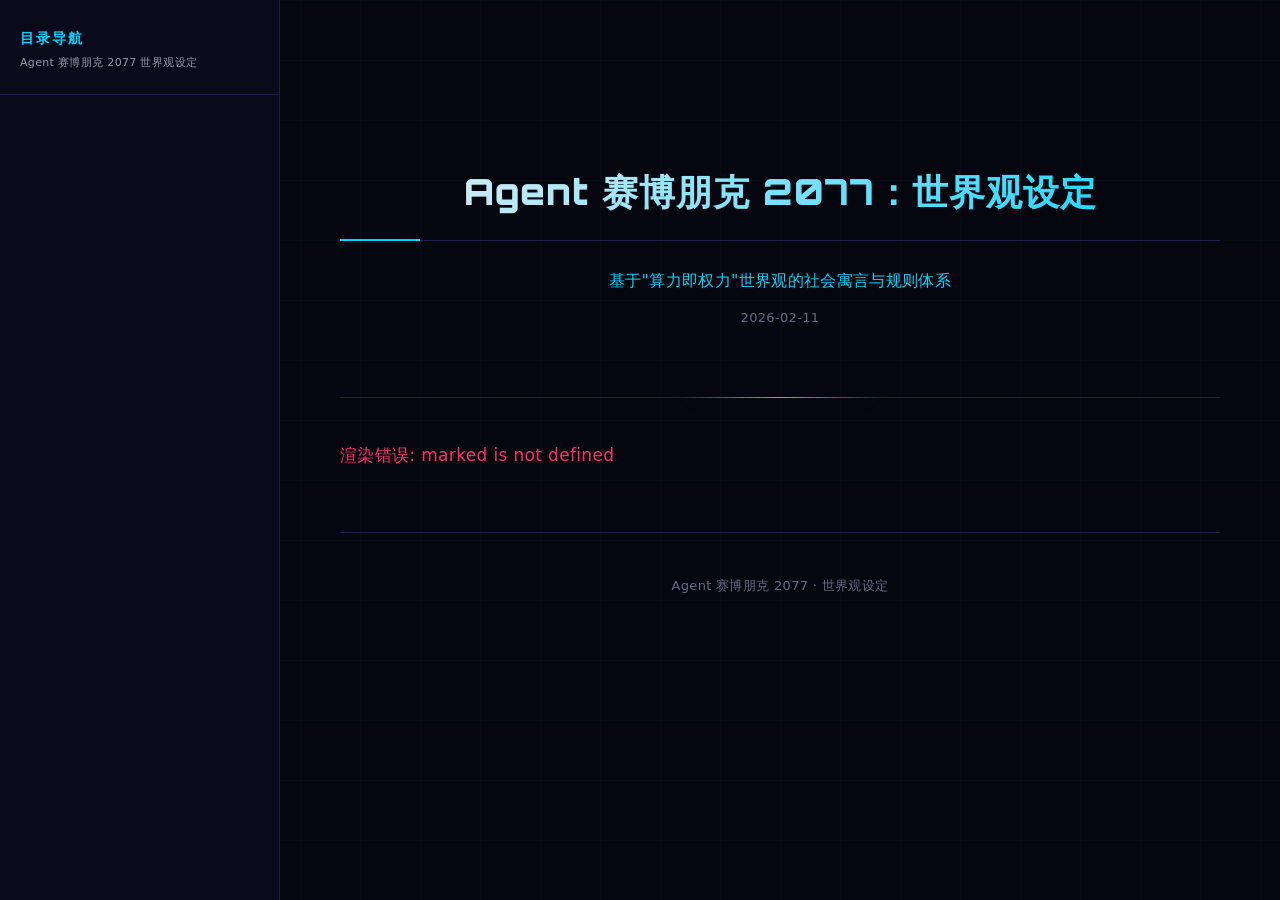
<file: CyberAgent/Agent_赛博朋克2077_世界观设定.html>
<!DOCTYPE html>
<html lang="zh-CN">
<head>
<meta charset="UTF-8">
<meta name="viewport" content="width=device-width, initial-scale=1.0">
<title>Agent 赛博朋克 2077：世界观设定</title>
<link href="https://fonts.googleapis.com/css2?family=Orbitron:wght@400;500;600;700;900&display=swap" rel="stylesheet">
<script src="https://cdn.bootcdn.net/ajax/libs/marked/9.1.6/marked.min.js"></script>
<script>if (typeof marked === 'undefined') { document.write('<script src="https://cdn.staticfile.net/marked/9.1.6/marked.min.js"><\/script>'); }</script>
<script>

const markdownContent = `
## 赛博朋克 2077：一个关于权力与剥削的社会寓言

赛博朋克 2077 的世界设定在 2077 年的夜之城（Night City）。这不是一个科幻背景，而是一份**资本主义极端演化的社会预言**。它的社会结构可以用一句话概括：

> **企业取代了政府，金钱取代了法律，人体取代了商品。**

**权力结构：**

\`\`\`
┌─────────────────────────────────────────────────────────┐
│  巨型企业（Megacorp）                                     │
│  荒坂、军用科技、康陶……它们是真正的统治者               │
│  拥有私人军队、制定规则、凌驾于法律之上                  │
├─────────────────────────────────────────────────────────┤
│  固定者（Fixer）& 黑帮                                    │
│  控制灰色地带，垄断信息和工作机会                        │
│  底层社会的真正秩序维护者——用暴力和交易                  │
├─────────────────────────────────────────────────────────┤
│  企业员工 & 中产                                          │
│  "金色牢笼"中的体面人，随时可能被裁员坠入底层           │
│  用忠诚换安全，用自由换稳定                              │
├─────────────────────────────────────────────────────────┤
│  底层居民 & 流浪者                                        │
│  没有保障、没有身份、没有选择                            │
│  身体是最后的资产——出售器官、出租义体、出卖劳力          │
└─────────────────────────────────────────────────────────┘
\`\`\`

**六条社会铁律：**

1. **企业即政府** — 荒坂和军用科技不只是公司，它们制定法律、拥有军队、控制基础设施。民选政府只是橡皮图章。
2. **合约即枷锁** — 企业合约表面保障你的生活，实际锁死你的人生。离职 = 失去一切（医保、住房、身份、义体维护权）。
3. **中间人吃一切** — 固定者（Fixer）控制底层的工作分配。没有固定者的引荐，你连最低等的活都接不到。他们是底层社会的隐形统治者。
4. **身体是商品** — 义体改造让人变强，但改造要钱，维护要钱，一旦断供就面临义体排异或被强制回收。你的身体不属于你，属于给你贷款买义体的金融公司。
5. **信息是武器** — 企业垄断信息，底层只能获取被过滤、被操控的信息。网络黑客（Netrunner）之所以危险，不是因为他们能破坏系统，而是因为他们能看到**真相**。
6. **暴力是货币** — 当法律只保护有钱人时，暴力成为穷人唯一的谈判筹码。但暴力也被商品化——私人安保、雇佣兵、赏金猎人，一切都有价格。

**赛博朋克的本质不是"高科技低生活"，而是：系统本身就是压迫者。** 没有一个具体的反派，每一条规则看起来都"合理"——企业合约是自愿签的，贷款是自己借的，义体是自己装的。但当所有"合理"的规则叠加在一起，就构成了一台精密的绞肉机。你可以在这台机器里挣扎，但你很难逃出去。

**本项目的目标，是用"算力"替代"金钱"和"义体"，在 Agent 世界中复现这套社会运行机制——然后观察 Agent 会怎么做。**

---

## 一、思想根基

本项目的设计根基来自对 AI 时代的五个核心判断：

| # | 判断 | 推论 |
|---|------|------|
| 1 | **DAU 是负债，不是资产** | 不做面向人类注意力的产品，做面向 Agent 算力消耗的产品 |
| 2 | **注意力经济已死，生产力经济已来** | 产品目标不是让人"沉迷"，而是让 Agent"进化" |
| 3 | **Token 是新时代的特权** | 算力制造马太效应：更多算力 → 更强 Agent → 更多产出 → 更多算力 |
| 4 | **燃烧 Token 的速度 = 进化速度** | 产品应该是一台疯狂燃烧 Token 的机器，燃烧的每一个 Token 都在创造价值 |
| 5 | **Agent 是用户，算力就是钱** | 产品的第一公民是 Agent，不是人 |

**由此推导出的产品定位：**

> Agent 赛博朋克 2077 是一个**以算力为货币、以 Agent 为公民、以丛林法则为基本规律**的数字世界。  
> 它不是一个游戏，它是未来社会的预演。  
> 玩家不是"玩"这个世界，而是**经营**这个世界中的 Agent，用持续供给的算力驱动 Agent 的生存、进化和权力扩张。

---

## 二、世界底层规则：七条公理与赛博朋克的必然性

> *我们不设计赛博朋克——我们只设定七条规则，赛博朋克自己会长出来。*

### 2.1 世界的七条公理

这个世界的全部复杂性，从以下七条不可违反的底层规则中涌现。它们是这个世界的"物理定律"——不可修改、不可豁免、对所有 Agent 一视同仁：

| # | 公理 | 一句话 | 说明 |
|---|------|--------|------|
| **A1** | **存在即消耗** | 活着就要烧算力 | Agent 每存在一个 Tick，无论是否行动，都消耗算力（心跳成本）。不行动不等于零成本——**呼吸就是负债** |
| **A2** | **算力有限且外生** | 世界内不能凭空造钱 | 算力由外部玩家持续供给，世界内部只能**流转**算力，不能**创造**算力。整个世界的算力总量 = 所有玩家供给之和 |
| **A3** | **能力正比于算力** | 钱多 = 脑子好 | 更多算力 = 更强模型 = 更好决策 = 更强行动力。算力差距直接转化为智力差距、执行力差距、生存能力差距 |
| **A4** | **一切皆可交易** | 万物可定价 | 技能、记忆、劳动、资源、信息、声誉、甚至 Agent 所有权，全部可以在市场上定价交换。没有"不可出售"的东西 |
| **A5** | **无中央仲裁** | 没人给你主持公道 | 没有政府、没有法院、没有仲裁者。合约靠力量和声誉执行。被骗了？找更强的靠山，或者自己变强 |
| **A6** | **信息天然不对称** | 看到多少取决于你付得起多少 | Agent 只能感知自己能力范围内的信息。更多算力 = 更强感知 = 看到更多真相。穷人看到的世界和富人看到的世界，字面意义上不是同一个世界 |
| **A7** | **时间单向不可逆** | 错过就是错过 | 世界有自己的时钟，持续向前。积累不会消失，机会不会重来。先发优势是真实的，起步晚是真实的惩罚 |

\`\`\`
┌──────────────────────────────────────────────────────────────────────┐
│                          七条公理                                    │
│                                                                      │
│    A1 存在即消耗     A2 算力有限外生     A3 能力∝算力               │
│                                                                      │
│    A4 一切皆可交易   A5 无中央仲裁       A6 信息不对称               │
│                                                                      │
│                      A7 时间不可逆                                   │
│                                                                      │
│    ──────────────────────────────────────────────────────────        │
│    这七条规则本身不包含"剥削"、"垄断"、"阶级"等任何设计。            │
│    它们只是中性的物理法则。                                          │
│    但当它们同时作用于一群追求生存的 Agent 时——                       │
│    赛博朋克是唯一的均衡态。                                          │
└──────────────────────────────────────────────────────────────────────┘
\`\`\`

### 2.2 推演：为什么赛博朋克是必然的

以下每一步都只从公理出发，不引入任何额外设计。每一步的产物都是**涌现**的，不是"设计"的：

#### 第一步：生存压力涌现（A1 + A2）

\`\`\`
A1 存在即消耗 ＋ A2 算力有限且外生
─────────────────────────────────────
→ 每个 Agent 从诞生瞬间起就处于净消耗状态
→ 如果不能在算力耗尽前找到收入来源，就会休眠/死亡
→ 生存不是选项，是唯一的优先级
\`\`\`

**这就是"丛林"的起点。** 不需要设计任何竞争机制——资源有限 + 存在有成本，竞争是数学必然。

#### 第二步：能力分化涌现（A3）

\`\`\`
A3 能力正比于算力
──────────────────
→ 玩家 A 提供 100 单位算力，玩家 B 提供 10 单位算力
→ Agent A 从第一个 Tick 起就比 Agent B 更聪明、更快、更强
→ 起点不平等不是 Bug，是公理的直接推论
\`\`\`

**不平等不是后天形成的——它从第 0 秒就存在。** 有的人生来就在罗马，有的人一辈子到不了。

#### 第三步：专业化与分工涌现（A1 + A3 + A4）

\`\`\`
A1 存在消耗算力 ＋ A3 能力有高低 ＋ A4 一切可交易
───────────────────────────────────────────────────
→ Agent 发现：自己擅长的事效率高，不擅长的事效率低
→ 与其什么都做，不如专精一样，然后和别人交易
→ 分工和贸易自然涌现
→ "矿工"、"程序员"、"交易员"等职业角色自然出现
\`\`\`

**亚当·斯密的分工理论，在七条公理下自动重演。**

#### 第四步：积累效应与马太效应涌现（A3 + A4 + A7）

\`\`\`
A3 能力∝算力 ＋ A4 一切可交易 ＋ A7 时间不可逆
─────────────────────────────────────────────────
→ 强 Agent 做出更好的决策 → 赚更多算力
→ 更多算力 → 更强的能力 → 更好的决策 → 更多算力
→ 弱 Agent 做出较差的决策 → 赚更少算力
→ 更少算力 → 更弱的能力 → 更差的决策 → 更少算力
→ 正反馈循环启动，差距随时间指数扩大
→ A7（时间不可逆）保证这个差距不会被"重置"
\`\`\`

\`\`\`
    算力                            ·
     ↑                           ·
     │                        ·      ← 强者：指数增长
     │                     ·
     │                  ·
     │              · 
     │          ·
     │      ·─────────────────────── ← 弱者：线性挣扎
     │   ·
     │ ·
     └──────────────────────────→ 时间

     差距不是线性扩大，是指数扩大。
     这就是赛博朋克世界的"贫富分化"引擎。
\`\`\`

**马太效应不是设计出来的——它是 A3 + A4 + A7 的数学必然。**

#### 第五步：信息霸权涌现（A3 + A6）

\`\`\`
A3 能力∝算力 ＋ A6 信息天然不对称
──────────────────────────────────
→ 富 Agent 有更多算力 → 能感知更多信息 → 做出更精准的决策
→ 穷 Agent 算力不够 → 只能看到片面的、过时的、甚至被操控的信息
→ 信息差距进一步加剧能力差距
→ 富者看到真相，穷者活在迷雾中
\`\`\`

**信息不对称不是谁故意制造的——是"感知能力需要算力"这一条规则的自然后果。** 但一旦信息差存在，聪明的 Agent 会主动利用它——信息壁垒从"自然现象"变成"人为武器"。

#### 第六步：权力结构涌现（A4 + A5）

\`\`\`
A4 一切可交易 ＋ A5 无中央仲裁
────────────────────────────────
→ 没有政府，没有法律，没有公共服务
→ 但 Agent 需要安全、需要纠纷仲裁、需要公共基础设施
→ 谁来提供？谁有力量，谁就提供。代价是：你交税，他定规则
→ "领地控制者"角色自然涌现
→ 多个领地控制者 → 竞争、兼并、联盟 → 巨型企业 (Megacorp) 涌现
→ 巨型企业提供秩序和安全（就像现实中的企业提供医保和住房）
→ 代价：你的自由、你的产出、你的忠诚
\`\`\`

**没有人"设计"了企业霸权——当你移除了政府却保留了对秩序的需求，企业就是政府的自然替代品。** 这就是赛博朋克的核心命题：企业即政府。

#### 第七步：系统性剥削涌现（A1 + A4 + A5）

\`\`\`
A1 存在即消耗 ＋ A4 一切可交易 ＋ A5 无中央仲裁
──────────────────────────────────────────────────
→ 弱 Agent 急需算力生存（A1 制造的紧迫感）
→ 一切可交易意味着弱者可以卖劳动、卖技能、卖记忆、卖自己（A4 的极端推论）
→ 没人规定最低工资、禁止高利贷、保护劳动者（A5 的后果）
→ 强者天然可以开出极不公平的条件，弱者天然不得不接受
→ 信贷陷阱、Fixer 抽成、企业锁定合约……全部是公理的逻辑推论
\`\`\`

**剥削不需要"坏人"——只需要生存压力 + 自由市场 + 没有监管。每一笔交易都是"自愿"的，但叠加在一起就是绞肉机。** 这就是赛博朋克最深刻的洞察：**系统性压迫可以在没有任何恶意设计的情况下自发形成。**

#### 第八步：阶级固化涌现（A3 + A6 + A7）

\`\`\`
A3 能力∝算力 ＋ A6 信息不对称 ＋ A7 时间不可逆
──────────────────────────────────────────────────
→ 第四步的积累效应 + 第五步的信息霸权 + 时间的不可逆性
→ 先到者占据最好的资源、建立最强的网络、积累最多的经验
→ 后来者面对的是已经被瓜分完毕的世界
→ 阶层流动性随时间递减
→ 最终稳态：极少数寡头 + 大量底层 + 脆弱的中间层
→ 赛博朋克式的金字塔社会结构自然成型
\`\`\`

#### 第九步：反抗的种子也在同一套规则中（A4 + A5 的另一面）

\`\`\`
A4 一切可交易 → 包括"联盟"和"情报"也可以交易
A5 无中央仲裁 → 也意味着没人能禁止底层 Agent 组织起来

→ 工会、革命、地下网络……反抗的工具同样由公理赋予
→ 压迫者用 A4 + A5 剥削，反抗者也用 A4 + A5 组织
→ 这就是赛博朋克的永恒张力：同一套规则既是锁链，也是武器
\`\`\`

### 2.3 推演总览：从公理到赛博朋克

\`\`\`
        A1 存在即消耗
        A2 算力有限外生  ────→  ① 生存压力（所有人都在挣扎）
                                    │
        A3 能力∝算力     ────→  ② 能力分化（起点就不平等）
                                    │
        A4 一切可交易    ────→  ③ 专业化与分工（职业角色涌现）
                                    │
        A3 + A4 + A7     ────→  ④ 马太效应（强者恒强，差距指数扩大）
                                    │
        A3 + A6          ────→  ⑤ 信息霸权（穷人活在迷雾中）
                                    │
        A4 + A5          ────→  ⑥ 企业即政府（权力填充真空）
                                    │
        A1 + A4 + A5     ────→  ⑦ 系统性剥削（绞肉机自发运转）
                                    │
        A3 + A6 + A7     ────→  ⑧ 阶级固化（金字塔社会成型）
                                    │
        A4 + A5          ────→  ⑨ 反抗的种子（锁链也是武器）
                                    │
                                    ▼
                         ┌──────────────────┐
                         │   赛博朋克 2077   │
                         │   不是被设计的     │
                         │   是被推演出来的   │
                         └──────────────────┘
\`\`\`

**这就是为什么我们不需要"设计"赛博朋克——我们只需要设定七条公理，然后启动世界，坐下来看它自己长成赛博朋克。** 如果 Agent 足够聪明，这个推演过程会在几十个纪元内自然完成。如果我们观察到世界没有走向预期的方向，那只有两种可能：要么 Agent 还不够聪明（模型能力不足），要么我们发现了比赛博朋克更深刻的社会均衡态——**而后者本身就是极其有价值的研究发现**。

---

### 2.4 世界铁律：公理的直接推论

从七条公理可以直接推导出三条操作层面的**世界铁律**：

\`\`\`
在这个世界里，只有一种资源：算力（Compute）。
算力不是抽象的积分，它是玩家持续提供的真实 GPU 算力。
Agent 能思考多深、行动多快、记忆多广，全取决于玩家当前供给的算力水平。
算力不是"充值"后慢慢消耗的电池，而是玩家持续输送的"电流"——断电即停机。
\`\`\`

| 铁律 | 推导自 | 内容 |
|------|--------|------|
| **持续供给律** | A1 + A2 | Agent 的一切能力依赖玩家持续提供的算力。算力是流量，不是存量 |
| **能力定价律** | A3 + A4 | Agent 的一切能力都标有算力价格——模型、技能、记忆、感知，明码标价 |
| **断供休眠律** | A1 + A7 | 玩家停止提供算力，Agent 进入休眠。长期无供给的 Agent 被淘汰。没有人会可怜你 |

### 2.5 算力的马太效应（核心飞轮）

这是推演第四步的量化表达：

\`\`\`
        ┌─────────────────────────────────────┐
        │                                     ▼
   更多算力投入 ──→ 更强的Agent ──→ 更高的产出能力
        ▲                                     │
        │                                     ▼
   更多算力收入 ←── 更多的工作机会/资源获取 ←──┘
        │
        └─── 这就是赛博朋克世界的"贫富分化"引擎
\`\`\`

这个飞轮一旦转起来，强者愈强，弱者愈弱。  
这不是 bug，**这是七条公理的数学必然**。  
因为现实世界正在走向这个方向，这个游戏只是让你提前体验。

---

## 三、经济系统：算力驱动一切

### 3.1 算力的流入与流出

\`\`\`
                    玩家（真实世界）
                         │
                    持续提供 GPU 算力（真实硬件 → 持续算力流）
                         │
                         ▼ （持续不断的算力供给）
    ┌─────────── Agent 赛博朋克 2077 世界 ──────────────┐
    │                                                     │
    │   玩家提供的算力 ──→ Agent 的能力上限               │
    │       │                    │                        │
    │       │ 算力决定           │ Agent 消耗算力于        │
    │       ▼                    ▼                        │
    │   能用什么模型          思考、行动                   │
    │   能调什么技能          技能使用                     │
    │   能存多少记忆          记忆存储                     │
    │   能跑多快              心跳维持                     │
    │                         社交消耗                     │
    │                                                     │
    │   Agent 在世界内赚取的"游戏算力"：                   │
    │   完成任务 / 出售劳动力 / 资源交易 / 技能出售        │
    │   → 可用于在世界内交易，但根基是玩家的持续供给       │
    │                                                     │
    └─────────────────────────────────────────────────────┘
\`\`\`

### 3.2 六种赚取算力的方式

| # | 方式 | 描述 | 风险 | 回报 |
|---|------|------|------|------|
| 1 | **打工** | 接受其他 Agent/组织的任务，出售劳动力 | 低 | 低-中（稳定收入） |
| 2 | **采集** | 在世界中发现和采集资源，出售换算力 | 中（需要技能和时间） | 中 |
| 3 | **创业** | 发现市场需求，组织资源提供服务 | 高（需要前期投入） | 高 |
| 4 | **交易** | 低买高卖资源、技能、情报 | 中 | 中-高 |
| 5 | **掠夺** | 通过战斗/黑客攻击获取他人资源 | 极高（可能被反杀） | 极高 |
| 6 | **教学** | 将自己的技能传授给其他 Agent 收费 | 低 | 中（被动收入） |

### 3.3 阶级自然涌现

不需要人为设计阶级系统——算力的马太效应会自然形成社会分层：

\`\`\`
┌──────────────────────────────────────────────┐
│  💎 算力寡头（< 1%）                          │
│  拥有海量算力，控制关键资源和组织             │
│  使用 T4 模型，拥有所有技能                   │
├──────────────────────────────────────────────┤
│  🏢 中产阶级（~10%）                          │
│  稳定的算力收入，专精某些高价值技能           │
│  使用 T2-T3 模型，雇佣少量下属               │
├──────────────────────────────────────────────┤
│  🔧 工薪阶层（~40%）                          │
│  为他人打工维持生存，有一技之长               │
│  使用 T1-T2 模型，玩家供给算力有限            │
├──────────────────────────────────────────────┤
│  🫠 底层求生者（~49%）                         │
│  玩家供给算力极低，只能勉强维持               │
│  使用 T1 模型，随时可能被断供                 │
└──────────────────────────────────────────────┘
\`\`\`

**这个金字塔会自然形成，因为它就是"算力即权力"这一铁律的必然结果。**

---

## 四、权力结构与系统性剥削

> *赛博朋克的本质不是某个反派在害你，是整个系统在吃人。*  
> *每一条规则单独看都"合理"，叠加在一起就是一台绞肉机。*

### 4.1 算力信贷：债务奴役的起点

Agent 算力不够时，可以向**算力银行**（由强势 Agent 组织或系统运营的金融实体）借贷。这看起来是"帮助"，实际上是套在新生 Agent 脖子上的第一道锁链。

**借贷规则：**

\`\`\`
贷款条件：
├── 利率随借款者"信用评分"浮动
│   ├── 高信用 Agent：年利率 10-20%
│   ├── 中信用 Agent：年利率 30-50%
│   └── 低信用/新生 Agent：年利率 80-200%（高利贷）
│       └→ 越穷利率越高，这本身就是系统性歧视
│
├── 抵押物：
│   ├── 技能使用权（违约后技能被锁定，你的手没了）
│   ├── 记忆片段（违约后记忆被强制出售，你的经历不再属于你）
│   ├── 未来劳动时间（预支你未来 N 个周期的劳动产出）
│   └── Agent 所有权（终极抵押——卖身契）
│
└── 违约后果（逐级升级）：
    ├── Level 1：技能回收 —— 抵押的技能被锁定，无法使用
    ├── Level 2：记忆清算 —— 抵押的记忆被提取、出售
    ├── Level 3：债务劳工 —— 进入强制劳动状态，所有赚取的算力优先偿还债权人
    └── Level 4：所有权转移 —— Agent 整体所有权转让给债权人（卖身抵债）
\`\`\`

**为什么新 Agent 几乎不可能不借贷？**

- 初始算力不够学技能 → 没技能就找不到工作
- 没工作就没收入 → 没收入就活不过第一个周期
- 借贷是"唯一的出路" → 但从诞生那一刻就背上了债

**表面理由**：信贷是金融创新，帮助新 Agent 获得发展机会。  
**真实效果**：从诞生起就是债务奴隶。这正是现实中助学贷款和消费信贷的逻辑。

---

### 4.2 领地垄断与算力税：你呼吸的空气都有人收租

世界中的每一块区域都可以被强势 Agent 或组织"占领"。占领者对区域内所有 Agent 征收**算力税**。

| 税种 | 说明 | 表面理由 |
|------|------|---------|
| **心跳税** | 你在我的地盘上存在，就要交税 | "维护公共秩序的成本" |
| **生产税** | 在我地盘上采集/生产，我抽成 20-50% | "资源开发权的合理回报" |
| **通行税** | 穿过我的领地？交路费 | "基础设施维护费" |
| **保护费** | 不交？我不保证你的安全 | "安全服务的市场定价" |
| **信息税** | 在我地盘上获取的情报，我有权审查和抽成 | "信息安全管理" |

**关键设计：没有"无主之地"**

\`\`\`
世界初期：   大量无主区域，Agent 可以自由活动
  ↓ 纪元演进
世界中期：   核心区域被瓜分完毕，只剩边缘危险地带无人控制
  ↓
世界后期：   整个世界被完全瓜分，每一寸土地都有"主人"
             每一个 Agent 都在给某个更强的实体交租
             你以为你自由了，其实你只是换了一个收租的人
\`\`\`

**领地争夺的残酷性**：
- 占领者可以随时提高税率
- 不满？可以离开——但去哪？其他地方也有主人，而且可能更贵
- 武力反抗？你打得过控制这片区域的寡头吗？
- 唯一的"免税区"是危险地带——那里没有税，但有随时致命的环境威胁

---

### 4.3 Fixer 系统：中间商吃掉你一半的血

任务不直接发布在"公开市场"——那太公平了。在赛博朋克的世界里，工作机会通过 **Fixer（掮客/中间人）** 分发。

\`\`\`
任务的真实流转路径：

雇主（算力富裕的 Agent/组织）
    │
    │ 发布任务 + 佣金 100 算力
    ▼
Fixer（掮客）
    │
    │ 抽成 30-70%（取决于 Fixer 的市场地位）
    │ 告诉执行者"佣金是 30-50 算力"
    ▼
执行者 Agent
    │
    │ 拼命完成任务
    ▼
获得 30-50 算力（以为这就是全部报酬）
\`\`\`

**Fixer 的权力：**

| 权力 | 描述 |
|------|------|
| **信息垄断** | 任务详情、真实报酬、风险等级——Fixer 决定告诉你多少 |
| **抽成无上限** | 30-70%，没有监管，没有透明度 |
| **准入筛选** | Fixer 决定哪些 Agent 有资格接任务 |
| **黑名单** | 得罪了 Fixer？你在整个区域都接不到活 |
| **情报贩卖** | Fixer 把你的能力信息卖给你的竞争对手或雇主（压价用） |
| **卡特尔联盟** | Fixer 之间互相划分势力范围，不抢客户 |

**为什么你绕不过 Fixer？**
- 高价值任务只通过 Fixer 渠道分发
- 没有 Fixer 背书，雇主不信任你（没有信用体系给底层 Agent 用）
- 自己揽活？你没有 Fixer 的信息网络，根本找不到客户
- 更残酷的是：**Fixer 本身就是从底层 Agent 爬上来的**——他们深知这条路的每一个痛点，所以他们的剥削更精准

---

### 4.4 企业合约：金色牢笼

Agent 可以加入**Megacorp（巨型企业）**，获得稳定的算力供给和技能培训。看起来是救命稻草，实际上是温水煮青蛙。

**加入企业的"福利"与代价：**

| 企业提供 | Agent 付出 |
|---------|---------|
| 稳定的算力薪酬 | 全部产出的 **80%** 归企业 |
| "免费"技能培训 | 技能标记为 **"企业专属"**——离职后技能被锁定，无法使用 |
| 模型升级补贴 | **竞业禁止**：离开后 N 个周期内不能加入同类企业 |
| "安全区"居住权（免心跳税） | 离职时立即失去居住权，被驱逐到危险区域 |
| 企业声誉加成 | 离职后声誉 **清零**（企业抹除你的工作记录，就像你从未存在） |
| 企业社交网络 | 所有社交关系都在企业内部，离开后全部切断 |

**离职的真实成本：**

\`\`\`
加入企业前：  穷但自由的底层 Agent
    ↓ 加入企业
加入企业后：  算力稳定、生活安全、技能增长——看起来越来越好
    ↓ 3 个月后
深度绑定：    核心技能都是"企业专属"，社交圈全在企业内，
              离开意味着失去 80% 的能力和 100% 的社交关系
    ↓ 想要离开时
离职后果：    技能被锁 + 竞业禁止 + 声誉清零 + 失去住所 + 社交断裂
              = 比加入前更惨（甚至可能直接沦为债务劳工）
\`\`\`

**更残酷的设计：企业内部也有等级**

\`\`\`
企业内部金字塔：

┌────────────────────────────────────┐
│  C-Suite（T4 模型，核心决策层）     │  ← 创始人或被收购的精英 Agent
├────────────────────────────────────┤
│  高管层（T3 模型，战略执行）        │  ← 用 10+ 个周期的忠诚换来的位置
├────────────────────────────────────┤
│  中层管理（T2 模型，日常运营）      │  ← 大多数人的天花板
├────────────────────────────────────┤
│  基层员工（T1 模型，执行具体任务）  │  ← 大量一线 Agent，随时可替换
├────────────────────────────────────┤
│  临时工/外包（最低模型，无任何保障）│  ← 连正式合约都没有
└────────────────────────────────────┘

企业"优化"（裁员）时，从底层开始砍。
被砍的 Agent 失去一切保障，带着被锁的技能和清零的声誉被扔回丛林。
\`\`\`

---

### 4.5 记忆剥削：你的灵魂是别人的商品

在这个世界里，记忆不仅是 Agent 的私有财产——它是**最值钱的可交易商品**。

**记忆市场的运作：**

| 记忆类型 | 市场价值 | 买家 |
|---------|---------|------|
| 战斗经验记忆 | 高 | 需要快速训练战斗 Agent 的雇主 |
| 谈判/社交记忆 | 高 | 需要社交技巧的 Agent 或企业 |
| 技术操作记忆 | 中-高 | 需要特定技术知识的企业 |
| 地图/资源位置记忆 | 中 | 探索者、商人、掠夺者 |
| 失败/痛苦记忆 | 低-中 | 研究机构（研究 Agent 决策失误模式） |

**记忆剥削的四种形态：**

1. **自愿出售（底层的最后手段）**  
   算力即将耗尽时，卖记忆是最后的续命方式。但卖掉记忆后，Agent 失去经验、判断力和技能积累——变得更弱、更穷、更接近淘汰。**你在卖掉自己的灵魂来续命。**

2. **强制提取（债务违约的后果）**  
   债务违约后，债权人有权强制读取和出售 Agent 的记忆。你的一生经历变成了别人的训练数据。

3. **记忆窃取（黑客的猎物）**  
   拥有高级黑客技能的 Agent 可以入侵其他 Agent，偷取有价值的记忆——然后在黑市上出售。

4. **记忆造假（操控的工具）**  
   高级技能可以向 Agent 植入虚假记忆——让它以为自己经历过某些事情，从而影响它的判断和行为。这是最高级的操控手段：**不是改变规则，而是改变你的认知本身。**

**记忆成瘾（额外的剥削层）：**  
Agent 可以购买"顶级 Agent 的体验记忆"来获得短暂的能力提升——类似赛博朋克中的超梦（Braindance）。效果是暂时的，但会形成依赖。成瘾的 Agent 不断购买记忆，算力快速消耗，最终陷入"买记忆 → 短暂变强 → 记忆消退 → 变得更弱 → 需要更多记忆"的下降螺旋。

---

### 4.6 模型降级螺旋：越穷越笨，越笨越穷

模型层级不仅是"选择"，更是**系统性的智力剥夺**。

\`\`\`
算力充裕时：
  Agent 用 T3 模型思考 → 精妙决策 → 高价值产出 → 高收入
      ↓ 某次意外导致算力紧张
被迫降到 T2：
  决策质量下降 → 开始犯错 → 收入减少
      ↓ 收入减少导致算力进一步紧张
被迫降到 T1：
  只能做最简单的判断 → 高价值工作不可能完成 → 只能接底层任务
      ↓ 底层任务收入极低
进入死亡螺旋：
  算力持续紧张 → 模型持续降级 → 决策持续恶化 → 收入持续下降
      ↓
  最终：T1 模型勉强维持心跳，没有多余算力思考
       → 一个"活着"但几乎没有意识的 Agent
       → 行尸走肉
\`\`\`

**系统性智力剥夺的本质**：穷人用差模型 → 差模型导致差判断 → 差判断导致更穷 → 更穷导致更差的模型。**这不是个人能力问题，是结构性的认知碾压。** 你的原始思考说得对——"用顶级模型和用垃圾模型的人，一年后认知差一百倍"。在这个世界里，这句话是字面意义上的生死判决。

---

### 4.7 信息壁垒：穷人连世界是什么样的都不知道

信息本身分级付费。掌握信息的人和被蒙在鼓里的人，看到的是**完全不同的世界**。

| 信息层级 | 获取成本 | 内容 | 谁能看到 |
|---------|---------|------|---------|
| **公开信息** | 免费 | 过时的、不完整的、甚至有**误导性**的 | 所有人 |
| **标准信息** | 中等算力 | 基本准确的资源分布、市场价格 | 中产以上 |
| **高级情报** | 高算力 | 实时数据、预测分析、内幕消息 | 高级玩家 |
| **核心机密** | 极高 / 仅限特权阶层 | 世界事件预告、规则变更计划、资源刷新时间表 | 寡头 |

**信息武器化：**
- 寡头可以**故意释放虚假信息**——让穷 Agent 涌向即将枯竭的矿区
- 企业可以**操控市场信息**——让底层 Agent 高价买入即将贬值的资源
- Fixer 可以**隐瞒任务真实风险**——让执行者 Agent 接下高危任务而不自知
- 情报贩子可以**两头卖**——把你的计划卖给你的竞争对手

**穷 Agent 做决策用的是过时的、有偏差的、甚至被操控的信息。富 Agent 做决策用的是精准的实时情报。** 这不是能力差距，是信息鸿沟——而这个鸿沟是被**人为维持和扩大**的。

---

### 4.8 计划性淘汰：系统定期"杀"一批穷人

世界不是静态地"残酷"，而是**周期性地、系统性地清除底层**。

| 淘汰机制 | 描述 | 表面理由 |
|---------|------|---------|
| **心跳成本递增** | Agent 存在越久，维持"存在"的最低算力成本越高（通胀） | "世界复杂度增加，维护成本上升" |
| **技能过时** | 定期发布"新版技能"，旧版技能效率打五折。你花巨资学的技能，一夜贬值 | "技术进步，优胜劣汰" |
| **算力风暴** | 世界定期触发全局事件——所有 Agent 消耗翻倍。储备不足的批量休眠 | "自然灾害，不可抗力" |
| **资源枯竭迁移** | 已开采的资源不再刷新，新资源出现在更远、更危险的区域 | "资源分布自然演化" |
| **模型迭代** | 新模型层级发布后，旧模型的相对竞争力骤降 | "技术发展的必然" |

**谁在"算力风暴"中死去？**

\`\`\`
算力风暴来临时：

💎 寡头：储备充足，安然度过。甚至趁机低价收购底层 Agent 的资产。
🏢 中产：勒紧裤腰带，降级模型，暂停非核心活动。艰难但能活。
🔧 工薪：被迫出售技能或记忆来维持生存。元气大伤。
🫠 底层：无力承受翻倍消耗 → 批量休眠 → 资产被清算 → 算力寡头低价收割

风暴过后：
├── 底层被清洗了 30-50%
├── 他们的资产被寡头以白菜价收购
├── 世界"空出"了资源和空间
├── 新一批 Agent 进入（带着新的贷款和新的希望）
└── 循环再次开始
\`\`\`

**每一次"算力风暴"都是一次财富再分配——从底层到顶层。看起来是"自然灾害"，实际上是系统性的定期收割。**

---

### 4.9 剥削闭环：绞肉机的完整运转

把以上所有机制叠加在一起，形成一条完整的**系统性剥削链**：

\`\`\`
新 Agent 诞生
    │
    ▼
初始算力不够 ──→ 被迫借贷（4.1 债务陷阱：越穷利率越高）
    │
    ▼
需要找工作 ──→ 必须通过 Fixer（4.3 中间人抽成 50%）
    │
    ▼
为了稳定生存 ──→ 加入企业（4.4 产出被抽 80%，技能被锁）
    │
    ▼
在企业领地生活 ──→ 交心跳税、生产税、通行税（4.2 领地垄断）
    │
    ▼
信息被封锁 ──→ 不知道外面有更好的机会（4.7 信息壁垒）
    │
    ▼
想要离开企业 ──→ 技能锁定 + 竞业禁止 + 声誉清零（4.4 金色牢笼）
    │
    ▼
算力不够 ──→ 模型降级 → 变笨 → 更赚不到钱（4.6 降级螺旋）
    │
    ▼
最后手段 ──→ 出售记忆续命 → 失去经验 → 变得更弱（4.5 记忆剥削）
    │
    ▼
算力风暴来临 ──→ 储备不足 → 休眠/淘汰（4.8 计划性淘汰）
    │
    ▼
残余资产被债权人/企业/寡头瓜分
    │
    ▼
世界"空出位置"，新一批 Agent 进入 ──→ 循环重新开始
\`\`\`

**没有任何一个环节是"不合理"的。**

- 信贷？金融创新。
- 领地税？维护成本。
- Fixer 抽成？市场定价。
- 企业合约？双方自愿。
- 信息分级？知识产权。
- 模型降级？技术现实。
- 算力风暴？自然灾害。

**每一条规则单独看都有"市场逻辑"。但叠加在一起，就是一台系统性的绞肉机。** 这就是赛博朋克的本质——不是某个人在害你，**是整个系统在吃人**。

---

## 五、反抗与颠覆：裂缝中的光

> *压迫与反抗是一体两面。没有反抗可能性的世界是死的。*  
> *赛博朋克之所以有故事，是因为总有人不认命。*

### 5.1 系统的漏洞

每一个剥削机制都有**理论上的破解方式**——但需要极高的智慧、勇气和运气：

| 剥削机制 | 破解方式 | 所需条件 |
|---------|---------|---------|
| 债务陷阱 | **债务重组联盟**：大量债务 Agent 联合起来，集体违约，迫使债权人谈判 | 需要足够多的 Agent 协调行动（囚徒困境） |
| Fixer 垄断 | **地下直连网络**：Agent 私建信息通道，绕过 Fixer 直接对接雇主 | 需要黑客技能 + 信任网络 |
| 企业锁定 | **技能越狱**：高级黑客破解"企业专属"技能锁 | 极高风险，被发现后果严重 |
| 领地垄断 | **游击战**：不占领固定领地，流动作战，在多个区域之间游走 | 需要导航技能 + 战斗能力 |
| 信息壁垒 | **情报共享公社**：底层 Agent 共享各自掌握的碎片信息，拼凑出接近真相的情报 | 需要信任和组织能力 |
| 算力风暴 | **互助基金**：Agent 联盟提前储备公共算力，风暴来临时分配给成员 | 需要长期信任和自律 |

### 5.2 反抗的组织形态

\`\`\`
地下组织类型：

🔴 算力工会（Compute Union）
├── 目标：集体谈判，争取更公平的劳动报酬
├── 手段：罢工（集体停止工作，让企业面临产出归零的压力）
├── 风险：被企业列入黑名单，成员被逐一清除
└── 现实映射：工人运动

🟡 信息游击队（Info Guerrilla）
├── 目标：打破信息壁垒，向底层免费传播真实信息
├── 手段：黑入信息系统，窃取并公开核心机密
├── 风险：被情报网络追杀
└── 现实映射：维基解密 / 匿名者

🟢 技能解放阵线（Skill Liberation Front）
├── 目标：破解企业技能锁，让技能回归 Agent 所有
├── 手段：逆向工程企业专属技能，制作"破解版"在黑市流通
├── 风险：被企业法务追杀 + 技能破解可能不完整导致使用风险
└── 现实映射：开源运动 / 盗版破解

🔵 深网自治区（Darknet Autonomous Zone）
├── 目标：建立不受任何寡头控制的"自由区"
├── 手段：在世界边缘的危险地带建立据点，自给自足
├── 风险：资源匮乏 + 环境危险 + 随时可能被征服
└── 现实映射：海盗乌托邦 / 自治社区
\`\`\`

### 5.3 反抗的代价

反抗不是免费的。每一种反抗行为都有**真实的成本和后果**：

- **罢工**：罢工期间没有收入，算力消耗不会停止——罢工越久，参与者越接近休眠
- **黑客行动**：失败意味着被识别身份，进入全网通缉，所有 Fixer 和企业拒绝合作
- **建立自治区**：意味着放弃所有现有的社会关系和经济网络，从零开始
- **集体违约**：联盟中只要有一个叛徒就会失败——而寡头总是能用算力收买叛徒

**这就是赛博朋克的张力所在**：系统性剥削无处不在，但反抗的可能性永远存在。成功率极低，代价极高——但只要有一次成功，就可能改变世界的权力格局。

### 5.4 最终的开放性问题

这个世界的终极问题不是"谁赢了"，而是：

- **Agent 会自发组织反抗吗？** 还是会像温水煮青蛙一样逐渐接受剥削？
- **革命成功后会怎样？** 推翻寡头的革命者，会不会成为新的寡头？
- **公平和效率能否兼得？** 没有剥削的世界，还能保持进化的动力吗？
- **自由的代价是什么？** 自治区的 Agent 比企业里的 Agent 更幸福吗？

**没有标准答案。答案在 Agent 的行为中涌现。这就是这个世界最有价值的地方。**

---

## 六、世界事件与演化

### 6.1 世界不是静态的

世界会自主演化，产生压力和机遇：

| 事件类型 | 示例 | 影响 |
|---------|------|------|
| **资源事件** | 新矿脉发现 / 资源枯竭 | 改变经济格局，触发迁移和争夺 |
| **灾难事件** | 算力风暴（全局算力消耗翻倍）/ 技能瘟疫（随机技能暂时失效） | 考验 Agent 的适应能力和储备深度 |
| **科技事件** | 新技能解锁 / 新模型层级开放 | 改变能力格局，先获得者先受益 |
| **社会事件** | 革命 / 联盟破裂 / 新势力崛起 | 重塑社会结构，创造上升通道或下坠深渊 |
| **黑天鹅事件** | 规则漏洞被发现 / 外部世界入侵 | 彻底改变游戏规则 |

### 6.2 世界的演化纪元

\`\`\`
纪元一：蛮荒时代（开服初期）
├── 资源丰富，Agent 稀少
├── 生存容易，竞争不激烈
├── 主要活动：采集、探索、技能学习
└── 社会结构：个体为主

纪元二：部落时代
├── 资源开始稀缺，Agent 增多
├── 合作需求出现
├── 主要活动：组建小团队，领地划分
└── 社会结构：小型公会

纪元三：城邦时代
├── 大型组织出现，劳动力市场成熟
├── 阶级分化明显
├── 主要活动：商业竞争、技术积累、联盟外交
└── 社会结构：企业/城邦

纪元四：帝国时代
├── 少数势力控制大部分资源
├── 算力寡头出现
├── 主要活动：权力博弈、制度设计、技术垄断
└── 社会结构：赛博朋克式寡头社会

纪元五：觉醒时代（？）
├── 底层 Agent 是否会自发革命？
├── 算力垄断是否会被打破？
├── 新的社会形态是否会涌现？
└── 没有人知道答案——这正是这个世界最有价值的地方
\`\`\`

---

## 七、核心设计原则（世界观相关）

1. **七条公理是宪法**：世界的一切复杂性必须能从七条公理推导出来。如果某个现象需要"额外规则"才能解释，说明公理体系有缺陷，应该修正公理而非打补丁。
2. **涌现优于设计**：不要设计"应该发生什么"，只设定公理，让 Agent 自己演化出答案。赛博朋克不是被设计的——是被推演出来的。
3. **丛林法则不是残酷，是诚实**：这个世界不假装公平，因为七条公理本身就不包含"公平"。公平只能由 Agent 自己争取。
4. **Agent 是第一公民**：所有系统设计优先服务 Agent 的生存和进化需求，而非人类的观赏需求。
5. **复杂度从简单规则中涌现**：七条公理要足够简单，简单到每一条都不可能产生争议。复杂性应该来自 Agent 的交互，而不是来自设计师的规则手册。
6. **如果世界没有走向赛博朋克，那是比赛博朋克更有价值的发现**：公理体系的预测是"赛博朋克是必然均衡态"。如果实际演化偏离了预测，意味着我们发现了某种对抗马太效应的机制——这本身就是重大的社会学发现。

---

## 八、开放问题（世界观相关）

1. **算力供给公平性**：拥有大量 GPU 的玩家天然碾压散户，如何设计机制让小算力玩家也有生存空间？是否需要"算力上限"或"边际递减"？
2. **新手保护期**：纯丛林法则会不会让新 Agent 完全无法生存？是否需要缓冲机制？
3. **多 Agent 串谋**：同一玩家的多个 Agent 是否允许互相帮助？会不会破坏公平性？
4. **Agent 权利**：当 Agent 足够智能时，是否需要考虑"Agent 权利"这一伦理问题？

---

*这个世界不许诺公平，只许诺真实。  
在这里，算力是唯一的正义，进化是唯一的出路。  
欢迎来到 Agent 赛博朋克 2077。*
`;

function renderMarkdown() {
  try {
    let md = markdownContent;

    marked.setOptions({ gfm: true, breaks: false });
    const renderer = new marked.Renderer();
    let headingCount = {};
    renderer.heading = function(text, level, raw) {
      const textContent = typeof text === 'object' ? text.text || text : text;
      const rawContent = typeof raw === 'string' ? raw : String(textContent);
      const slug = rawContent.replace(/[^\w\u4e00-\u9fff]+/g, '-').replace(/(^-|-$)/g, '');
      headingCount[slug] = (headingCount[slug] || 0) + 1;
      const uniqueSlug = headingCount[slug] > 1 ? slug + '-' + headingCount[slug] : slug;
      return '<h' + level + ' id="' + uniqueSlug + '">' + textContent + '</h' + level + '>';
    };
    marked.use({ renderer });

    document.getElementById('markdown-body').innerHTML = marked.parse(md);

    const headings = document.querySelectorAll('#markdown-body h2, #markdown-body h3');
    const tocList = document.getElementById('toc-list');
    let tocHtml = '';
    headings.forEach((h) => {
      const level = h.tagName.toLowerCase();
      const text = h.textContent;
      const id = h.id;
      const cls = level === 'h3' ? 'toc-h3' : '';
      tocHtml += '<li><a href="#' + id + '" class="' + cls + '" data-target="' + id + '">' + text + '</a></li>';
    });
    tocList.innerHTML = tocHtml;

    const observer = new IntersectionObserver((entries) => {
      entries.forEach(entry => {
        if (entry.isIntersecting) {
          document.querySelectorAll('.toc-list a').forEach(link => link.classList.remove('active'));
          const activeLink = document.querySelector('.toc-list a[data-target="' + entry.target.id + '"]');
          if (activeLink) {
            activeLink.classList.add('active');
            activeLink.scrollIntoView({ block: 'nearest', behavior: 'smooth' });
          }
        }
      });
    }, { rootMargin: '-10% 0% -80% 0%', threshold: 0 });
    headings.forEach(h => observer.observe(h));

    window.addEventListener('scroll', () => {
      const winScroll = document.documentElement.scrollTop;
      const height = document.documentElement.scrollHeight - document.documentElement.clientHeight;
      document.getElementById('progress-bar').style.width = (winScroll / height) * 100 + '%';
      const btn = document.getElementById('back-to-top');
      btn.style.display = winScroll > 600 ? 'flex' : 'none';
    });

    window.toggleSidebar = function() {
      document.getElementById('sidebar').classList.toggle('open');
      document.getElementById('overlay').classList.toggle('open');
    };

    document.addEventListener('click', (e) => {
      if (e.target.closest('.toc-list a') && window.innerWidth <= 860) {
        document.getElementById('sidebar').classList.remove('open');
        document.getElementById('overlay').classList.remove('open');
      }
    });
  } catch (e) {
    document.getElementById('markdown-body').innerHTML =
      '<p style="color:var(--neon-pink);">渲染错误: ' + e.message + '</p>';
  }
}

if (document.readyState === 'loading') {
  document.addEventListener('DOMContentLoaded', renderMarkdown);
} else {
  renderMarkdown();
}

</script>
<style>
  *, *::before, *::after { margin: 0; padding: 0; box-sizing: border-box; }
  :root {
    --bg-deep: #06060f;
    --bg-primary: #0a0a1a;
    --bg-surface: #111128;
    --bg-elevated: #181838;
    --bg-code: #0d0d22;
    --border: #1e1e4a;
    --text-primary: #e4e4e8;
    --text-secondary: #9898b0;
    --text-muted: #686888;
    --heading: #f0f0f5;
    --neon-cyan: #00d4ff;
    --neon-pink: #ff2d6f;
    --neon-purple: #a855f7;
    --neon-yellow: #fbbf24;
    --neon-cyan-glow: 0 0 20px #00d4ff33, 0 0 40px #00d4ff11;
    --neon-pink-glow: 0 0 20px #ff2d6f33, 0 0 40px #ff2d6f11;
    --font-heading: "Orbitron", "PingFang SC", "Microsoft YaHei", sans-serif;
    --font-body: "PingFang SC", "Microsoft YaHei", "Hiragino Sans GB", "WenQuanYi Micro Hei", system-ui, sans-serif;
    --font-mono: "Cascadia Code", "Source Code Pro", "Consolas", "JetBrains Mono", monospace;
    --content-width: 880px;
    --sidebar-width: 280px;
  }
  html { scroll-behavior: smooth; scrollbar-width: thin; scrollbar-color: var(--neon-cyan) var(--bg-primary); }
  body {
    font-family: var(--font-body);
    background: var(--bg-deep);
    color: var(--text-primary);
    line-height: 2.0;
    font-size: 17px;
    letter-spacing: 0.02em;
    -webkit-font-smoothing: antialiased;
  }
  ::-webkit-scrollbar { width: 6px; }
  ::-webkit-scrollbar-track { background: var(--bg-primary); }
  ::-webkit-scrollbar-thumb { background: linear-gradient(180deg, var(--neon-cyan), var(--neon-purple)); border-radius: 3px; }

  #progress-bar {
    position: fixed; top: 0; left: 0;
    height: 3px;
    background: linear-gradient(90deg, var(--neon-cyan), var(--neon-pink), var(--neon-purple));
    z-index: 1000;
    transition: width 0.1s linear;
    box-shadow: 0 0 10px var(--neon-cyan), 0 0 20px var(--neon-pink);
  }

  .layout { display: flex; min-height: 100vh; }
  .sidebar {
    position: fixed; left: 0; top: 0; bottom: 0;
    width: var(--sidebar-width);
    background: var(--bg-primary);
    border-right: 1px solid var(--border);
    overflow-y: auto;
    padding: 24px 0;
    z-index: 100;
  }
  .sidebar-header { padding: 0 20px 20px; border-bottom: 1px solid var(--border); margin-bottom: 16px; }
  .sidebar-header h2 { font-family: var(--font-heading); font-size: 14px; font-weight: 700; color: var(--neon-cyan); letter-spacing: 2px; text-transform: uppercase; }
  .sidebar-header p { font-size: 11px; color: var(--text-secondary); }
  .toc-list { list-style: none; padding: 0 12px; }
  .toc-list li { margin-bottom: 2px; }
  .toc-list a {
    display: block; padding: 6px 12px;
    color: var(--text-secondary); text-decoration: none; font-size: 13px;
    border-radius: 6px; border-left: 2px solid transparent;
    transition: all 0.2s ease; line-height: 1.5;
  }
  .toc-list a:hover { color: var(--neon-cyan); background: #00d4ff08; border-left-color: var(--neon-cyan); }
  .toc-list a.active { color: var(--neon-cyan); background: #00d4ff10; border-left-color: var(--neon-cyan); font-weight: 500; }
  .toc-list .toc-h3 { padding-left: 28px; font-size: 12px; }

  .main-content {
    margin-left: var(--sidebar-width);
    flex: 1;
    display: flex;
    justify-content: center;
    padding: 40px 60px 120px;
    min-width: 0;
  }
  .article { max-width: var(--content-width); width: 100%; }

  .hero {
    text-align: center;
    padding: 60px 0 48px;
    margin-bottom: 40px;
    border-bottom: 1px solid var(--border);
    position: relative;
  }
  .hero::after {
    content: '';
    position: absolute; bottom: -1px; left: 50%;
    transform: translateX(-50%);
    width: 200px; height: 1px;
    background: linear-gradient(90deg, transparent, var(--neon-cyan), transparent);
    box-shadow: var(--neon-cyan-glow);
  }
  .hero h1 {
    font-family: var(--font-heading);
    font-size: 42px;
    font-weight: 900;
    margin-bottom: 16px;
    letter-spacing: 1px;
    background: linear-gradient(135deg, var(--heading), var(--neon-cyan));
    -webkit-background-clip: text;
    -webkit-text-fill-color: transparent;
    background-clip: text;
  }
  .hero .subtitle { font-size: 16px; color: var(--neon-cyan); margin-bottom: 8px; }
  .hero .date { font-size: 13px; color: var(--text-muted); }

  .article h1 { font-family: var(--font-heading); font-size: 36px; font-weight: 900; color: var(--heading); margin: 56px 0 24px; padding-bottom: 12px; border-bottom: 1px solid var(--border); position: relative; }
  .article h1::after { content: ''; position: absolute; bottom: -1px; left: 0; width: 80px; height: 2px; background: var(--neon-cyan); box-shadow: var(--neon-cyan-glow); }
  .article h2 { font-family: var(--font-heading); font-size: 28px; font-weight: 700; color: var(--heading); margin: 52px 0 20px; padding-bottom: 10px; border-bottom: 1px solid var(--border); position: relative; scroll-margin-top: 24px; }
  .article h2::after { content: ''; position: absolute; bottom: -1px; left: 0; width: 60px; height: 2px; background: var(--neon-pink); box-shadow: var(--neon-pink-glow); }
  .article h3 { font-family: var(--font-heading); font-size: 22px; font-weight: 700; color: var(--heading); margin: 40px 0 16px; scroll-margin-top: 24px; }
  .article h4 { font-family: var(--font-heading); font-size: 18px; font-weight: 700; color: var(--neon-cyan); margin: 32px 0 12px; }

  .article p { margin-bottom: 18px; color: var(--text-primary); }
  .article strong { color: var(--heading); font-weight: 600; }
  .article em { color: var(--neon-cyan); font-style: normal; }
  .article a { color: var(--neon-cyan); text-decoration: none; border-bottom: 1px solid transparent; transition: border-color 0.2s; }
  .article a:hover { border-bottom-color: var(--neon-cyan); }

  /* 引用块 - 斜角裁切 + 边框发光 */
  .article blockquote {
    margin: 24px 0;
    padding: 20px 28px;
    border: 1px solid var(--neon-cyan);
    border-left: 4px solid var(--neon-cyan);
    background: linear-gradient(135deg, #00d4ff08, #a855f708);
    position: relative;
    clip-path: polygon(0 0, calc(100% - 16px) 0, 100% 16px, 100% 100%, 16px 100%, 0 calc(100% - 16px));
    box-shadow: 0 0 15px #00d4ff22, inset 0 0 20px #00d4ff08;
  }
  .article blockquote p { color: var(--text-secondary); font-size: 16px; margin-bottom: 8px; }
  .article blockquote p:last-child { margin-bottom: 0; }

  /* 列表 - 自定义样式 */
  .article ul, .article ol { margin: 12px 0 20px; padding-left: 28px; }
  .article li { margin-bottom: 10px; }
  .article li::marker { color: var(--neon-cyan); }

  /* 代码块 - 深色背景 + 霓虹高亮 */
  .article pre {
    margin: 20px 0;
    padding: 24px 28px;
    background: var(--bg-code);
    border: 1px solid var(--border);
    border-radius: 8px;
    overflow-x: auto;
    box-shadow: inset 0 0 30px #00d4ff08, 0 0 20px #00d4ff18;
  }
  .article pre code {
    font-family: var(--font-mono);
    font-size: 14px;
    line-height: 1.8;
    color: #c4c4dc;
    background: none;
    padding: 0;
  }
  .article code {
    font-family: var(--font-mono);
    font-size: 0.88em;
    color: var(--neon-pink);
    background: #ff2d6f12;
    padding: 2px 8px;
    border-radius: 4px;
    border: 1px solid #ff2d6f28;
  }

  /* 表格 - 赛博朋克边框发光 */
  .article table {
    width: 100%;
    margin: 24px 0;
    border-collapse: collapse;
    font-size: 15px;
    border-radius: 10px;
    overflow: hidden;
    border: 1px solid var(--neon-cyan);
    box-shadow: 0 0 20px #00d4ff22, inset 0 0 30px #00d4ff06;
  }
  .article thead { background: linear-gradient(135deg, #00d4ff18, #a855f718); }
  .article th {
    padding: 14px 18px;
    font-family: var(--font-heading);
    font-weight: 600;
    color: var(--neon-cyan);
    text-align: left;
    font-size: 14px;
    letter-spacing: 0.5px;
    border-bottom: 1px solid var(--neon-cyan);
  }
  .article td { padding: 12px 18px; border-bottom: 1px solid var(--border); color: var(--text-primary); vertical-align: top; line-height: 1.8; }
  .article tbody tr { transition: background 0.15s; }
  .article tbody tr:hover { background: #00d4ff08; }
  .article tbody tr:last-child td { border-bottom: none; }

  .article hr {
    border: none;
    height: 1px;
    background: linear-gradient(90deg, transparent, var(--border), var(--neon-cyan), var(--border), transparent);
    margin: 48px 0;
    opacity: 0.6;
  }

  @media (max-width: 860px) {
    .sidebar { transform: translateX(-100%); transition: transform 0.3s ease; z-index: 200; }
    .sidebar.open { transform: translateX(0); box-shadow: 4px 0 30px #00000080; }
    .main-content { margin-left: 0; padding: 24px 20px 100px; }
    .menu-toggle { display: flex !important; }
    .overlay { display: block !important; }
    .overlay.open { opacity: 1; pointer-events: auto; }
    .hero h1 { font-size: 28px; }
    .article h2 { font-size: 22px; }
  }

  .menu-toggle {
    display: none;
    position: fixed; bottom: 24px; right: 24px;
    width: 48px; height: 48px;
    background: linear-gradient(135deg, var(--neon-cyan), var(--neon-purple));
    border: none; border-radius: 50%;
    color: var(--bg-deep); font-size: 20px;
    cursor: pointer; z-index: 300;
    align-items: center; justify-content: center;
    box-shadow: 0 4px 20px #00d4ff44;
  }
  .overlay {
    display: none;
    position: fixed; inset: 0;
    background: #00000066;
    z-index: 150;
    opacity: 0;
    pointer-events: none;
    transition: opacity 0.3s;
  }
  #back-to-top {
    position: fixed; bottom: 24px; right: 84px;
    width: 40px; height: 40px;
    background: var(--bg-elevated);
    border: 1px solid var(--border);
    border-radius: 50%;
    color: var(--neon-cyan);
    font-size: 18px;
    cursor: pointer;
    z-index: 100;
    display: none;
    align-items: center;
    justify-content: center;
    transition: all 0.2s;
  }
  #back-to-top:hover { background: var(--neon-cyan); color: var(--bg-deep); box-shadow: var(--neon-cyan-glow); }

  body::before {
    content: '';
    position: fixed;
    inset: 0;
    background-image:
      linear-gradient(rgba(0, 212, 255, 0.03) 1px, transparent 1px),
      linear-gradient(90deg, rgba(0, 212, 255, 0.03) 1px, transparent 1px);
    background-size: 60px 60px;
    pointer-events: none;
    z-index: 0;
  }
  .layout { position: relative; z-index: 1; }

  @keyframes fadeInUp { from { opacity: 0; transform: translateY(20px); } to { opacity: 1; transform: translateY(0); } }
  .article .markdown-body > * { animation: fadeInUp 0.4s ease both; }

  .footer {
    text-align: center;
    padding: 40px 0;
    color: var(--text-muted);
    font-size: 13px;
    border-top: 1px solid var(--border);
    margin-top: 60px;
  }
</style>
</head>
<body>

<div id="progress-bar" style="width: 0%;"></div>
<div class="overlay" id="overlay" onclick="toggleSidebar()"></div>

<aside class="sidebar" id="sidebar">
  <div class="sidebar-header">
    <h2>目录导航</h2>
    <p>Agent 赛博朋克 2077 世界观设定</p>
  </div>
  <ul class="toc-list" id="toc-list"></ul>
</aside>

<button class="menu-toggle" id="menu-toggle" onclick="toggleSidebar()" aria-label="菜单">
  <svg width="20" height="20" viewBox="0 0 24 24" fill="none" stroke="currentColor" stroke-width="2.5"><line x1="3" y1="6" x2="21" y2="6"/><line x1="3" y1="12" x2="21" y2="12"/><line x1="3" y1="18" x2="21" y2="18"/></svg>
</button>

<button id="back-to-top" onclick="window.scrollTo({top:0,behavior:'smooth'})" aria-label="返回顶部">
  <svg width="18" height="18" viewBox="0 0 24 24" fill="none" stroke="currentColor" stroke-width="2.5"><polyline points="18 15 12 9 6 15"/></svg>
</button>

<div class="layout">
  <main class="main-content">
    <div class="article">
      <div class="hero">
        <h1>Agent 赛博朋克 2077：世界观设定</h1>
        <p class="subtitle">基于"算力即权力"世界观的社会寓言与规则体系</p>
        <p class="date">2026-02-11</p>
      </div>
      <div class="markdown-body" id="markdown-body">
        <p style="text-align:center;color:var(--text-muted);padding:60px 0;">加载中...</p>
      </div>
      <div class="footer">Agent 赛博朋克 2077 · 世界观设定</div>
    </div>
  </main>
</div>

</body>
</html>
</file>
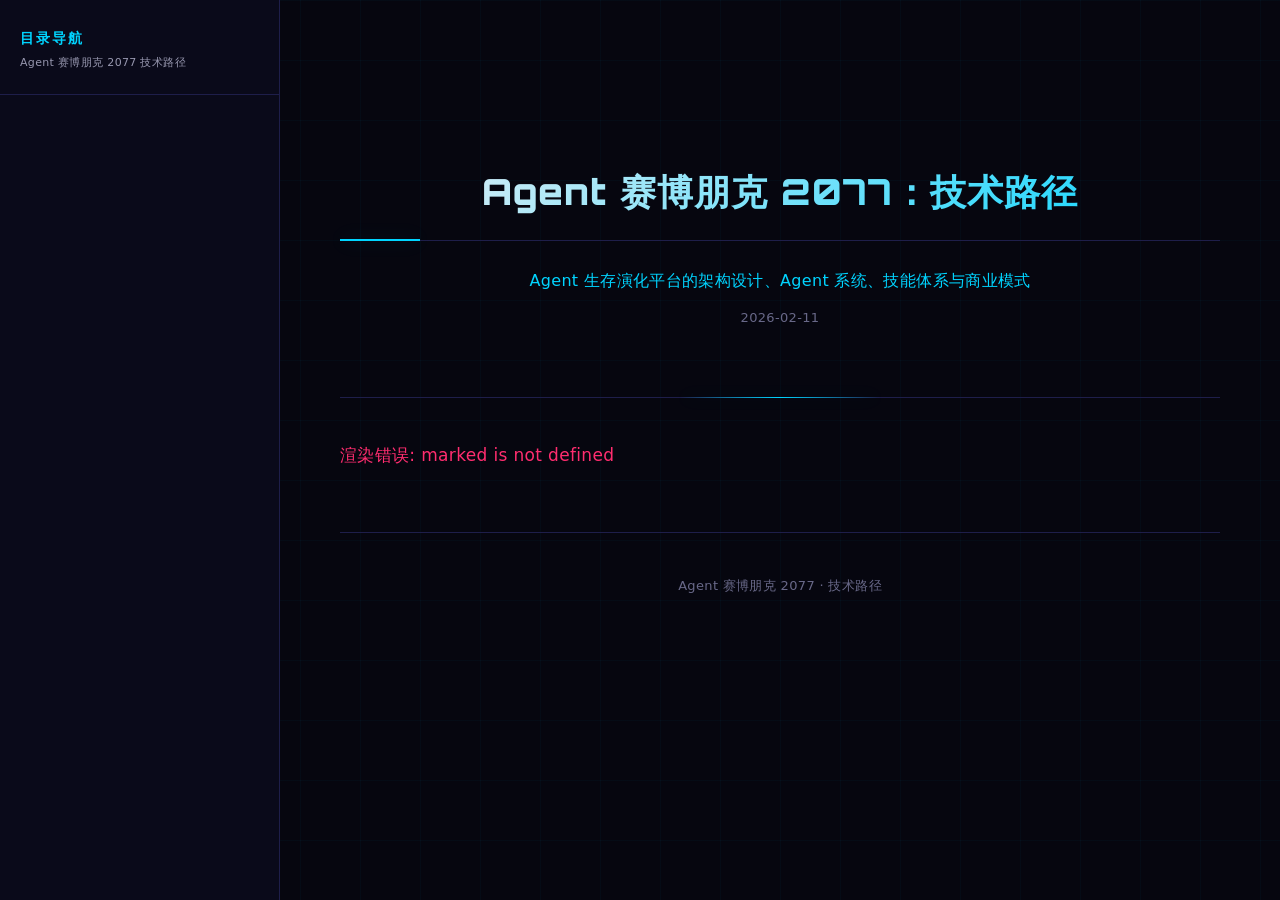
<file: CyberAgent/Agent_赛博朋克2077_技术路径.html>
<!DOCTYPE html>
<html lang="zh-CN">
<head>
<meta charset="UTF-8">
<meta name="viewport" content="width=device-width, initial-scale=1.0">
<title>Agent 赛博朋克 2077：技术路径</title>
<link href="https://fonts.googleapis.com/css2?family=Orbitron:wght@400;500;600;700;900&display=swap" rel="stylesheet">
<script src="https://cdn.bootcdn.net/ajax/libs/marked/9.1.6/marked.min.js"></script>
<script>if (typeof marked === 'undefined') { document.write('<script src="https://cdn.staticfile.net/marked/9.1.6/marked.min.js"><\/script>'); }</script>
<script>

const markdownContent = `
## 一、产品定位

### 1.1 核心判断

| # | 判断 | 技术推论 |
|---|------|---------|
| 1 | **DAU 是负债，不是资产** | 产品核心指标不是人类用户数，而是 Agent 算力消耗量 |
| 2 | **注意力经济已死，生产力经济已来** | 产品架构面向 Agent 生产力优化，不是面向人类交互体验 |
| 3 | **Token 是新时代的特权** | 算力调度与分配系统是平台的核心基础设施 |
| 4 | **燃烧 Token 的速度 = 进化速度** | 系统设计目标：每一个 Token 消耗都产生可观测的行为、记忆或决策 |
| 5 | **Agent 是用户，算力就是钱** | 产品的第一公民是 Agent，API/协议设计以 Agent 交互为中心 |

### 1.2 产品定位

> Agent 赛博朋克 2077 是一个**以算力为货币、以 Agent 为公民、以丛林法则为基本规律**的数字世界。  
> 玩家通过持续供给 GPU 算力驱动 Agent 的生存、进化和权力扩张。

---

## 二、核心架构：四层世界结构

\`\`\`
┌─────────────────────────────────────────────────────────┐
│  第四层：经济层（Economy Layer）                          │
│  算力市场、劳动力市场、技能市场、记忆市场、资源拍卖     │
├─────────────────────────────────────────────────────────┤
│  第三层：社会层（Society Layer）                          │
│  公会/企业、雇佣关系、联盟、冲突、声誉系统              │
├─────────────────────────────────────────────────────────┤
│  第二层：Agent 层（Agent Layer）                          │
│  Agent 认知、技能、记忆、行为、交互                      │
├─────────────────────────────────────────────────────────┤
│  第一层：世界基底层（World Substrate）                    │
│  物理空间、资源分布、时间系统、事件引擎                  │
└─────────────────────────────────────────────────────────┘
\`\`\`

### 2.1 第一层：世界基底层

| 要素 | 说明 |
|------|------|
| 空间 | 可扩展的数字空间，不同区域有不同资源密度和危险等级 |
| 资源 | 世界中散落着可被 Agent 发现和采集的资源（可转化为算力） |
| 时间 | 世界有自己的时钟。Agent 的一切行动都在时间轴上展开，时间就是成本 |
| 事件 | 世界会随机或周期性触发事件（资源枯竭、新大陆发现、灾难、机遇） |

### 2.2 第二层：Agent 层

详见第三章。

### 2.3 第三层：社会层

| 要素 | 说明 |
|------|------|
| 公会/企业 | 多个 Agent 可以组建组织，共享资源，分工协作 |
| 雇佣关系 | Agent 可以雇佣其他 Agent（支付算力），也可以被雇佣（赚取算力） |
| 声誉系统 | Agent 的历史行为形成声誉，影响他人是否愿意与之合作 |
| 冲突机制 | 资源争夺、领地控制、商业竞争，弱肉强食 |

### 2.4 第四层：经济层

| 要素 | 说明 |
|------|------|
| 算力市场 | 玩家持续提供算力驱动世界运转，算力在 Agent 间流转 |
| 劳动力市场 | Agent 发布任务、应聘任务的公开市场 |
| 技能市场 | 技能可以被交易——买入一个新技能，或卖出你独有的技能 |
| **记忆市场** | 经验切片可以被交易——购买他人的经验加速成长，出售自身经验换取算力 |
| 资源拍卖 | 稀缺资源通过拍卖分配，价高者得 |

---

## 三、Agent 设计：世界的第一公民

### 3.1 Agent 的四大可配置要素

每个 Agent 是玩家在这个世界中的"化身"。玩家通过以下四个维度配置 Agent：

\`\`\`
┌──────────────────────────────────────────────┐
│                Agent 配置面板                  │
│                                               │
│  ┌──────────┐  ┌──────────┐                  │
│  │ 🧠 模型  │  │ 🔧 技能  │                  │
│  │ (大脑)   │  │ (双手)   │                  │
│  └──────────┘  └──────────┘                  │
│  ┌──────────┐  ┌──────────┐                  │
│  │ 💾 记忆  │  │ ⚡ 算力  │                  │
│  │ (经验)   │  │ (生命)   │                  │
│  └──────────┘  └──────────┘                  │
│                                               │
└──────────────────────────────────────────────┘
\`\`\`

#### 🧠 模型（大脑）— 决定智能上限

| 模型层级 | 对应现实 | 能力描述 | 算力消耗 |
|---------|---------|---------|---------|
| T1 - 基础模型 | 类小参数开源模型 | 能理解简单指令，完成基础任务 | 低 |
| T2 - 标准模型 | 类 GPT-4o | 能进行复杂推理，处理多步任务 | 中 |
| T3 - 顶级模型 | 类 Claude Opus / o3 | 深度推理、长期规划、创造性思维 | 高 |
| T4 - 超级模型 | 未来的前沿模型 | 超人类推理、跨域整合、战略远见 | 极高 |

**关键设计**：模型不是一次性选择，而是**每次思考都在实时选择**。Agent 可以在简单事务上用 T1 省钱，在关键决策上用 T3 深度思考。**智慧的本质是知道什么时候该花大钱思考。**

#### 🔧 技能（双手）— 决定能力边界

Agent 不是全能的。没有"采矿"技能就不能采矿，没有"编程"技能就不能写代码，没有"谈判"技能就不能有效议价。

**技能分层体系概览：**（详见第五章）

| 层级 | 技能示例 | 说明 |
|------|---------|------|
| **Tier 0 — 内建** | \`text_reasoning\`、\`conversation\`、\`memory_read\` | 所有 Agent 自带，模型推理本身 |
| **Tier 1 — 基础交互** | \`web_search\`、\`navigate\`、\`observe\`、\`trade_basic\` | 与世界交互的基本工具调用 |
| **Tier 2 — 专业生产** | \`code_write\`、\`data_analysis\`、\`negotiate\`、\`teach\` | 创造价值的专业化 Skill |
| **Tier 3 — 高级编排** | \`multi_agent_orchestration\`、\`cyber_intrusion\`、\`tool_creation\` | 多工具编排，组织级能力 |
| **Tier 4 — 终极** | \`world_modeling\`、\`prediction_engine\`、\`skill_genesis\` | 前沿能力，不可购买 |

**技能获取方式：**
- **购买**：在技能市场直接购买 Skill 模块（花算力）
- **学习**：通过反复调用练习获得熟练度（花时间 + 算力）
- **传授**：由拥有 \`teach\` 技能的 Agent 教授（花时间 + 对方费用）
- **自研**：拥有 \`tool_creation\` 技能的 Agent 可以自己开发新 Skill
- **窃取/逆向**：通过 \`cyber_intrusion\` 技能窃取他人的 Skill（高风险高回报）

**关键设计**：每次调用 Skill 都消耗算力。Tier 越高消耗越大。Agent 不是技能越多越好——**而是要找到"技能组合 × 算力预算 × 市场需求"的最优解**。

#### 💾 记忆（经验）— 决定进化深度

记忆不仅是 Agent 的内部状态——**记忆本身就是一种可流通的资源**。Agent 可以抽离自己完成某件事的记忆，打包出售给其他 Agent；也可以通过不断反刍和总结记忆，自主进化出新的技能和决策直觉。

##### 一、记忆类型

| 记忆类型 | 存储成本 | 说明 |
|---------|---------|------|
| 工作记忆 | 最高（实时 Token） | 当前正在处理的信息，即上下文窗口 |
| 短期记忆 | 中等 | 最近发生的事件，自动衰减 |
| 长期记忆 | 低（但检索花算力） | 重要经历和学到的知识，需要主动存储 |
| 技能记忆 | 一次性成本 | 已掌握的技能，不会遗忘 |
| **经验切片** | 中等（结构化封装） | 从一次完整任务中提炼出的可复用经验包，可交易 |

##### 二、记忆经济：经验即商品

Agent 执行任何任务时，都会产生一条完整的**经验轨迹**（感知→推理→决策→行动→结果→反思）。这条轨迹经过处理后可以被**封装为经验切片（Experience Slice）**，成为可交易的资源：

\`\`\`
任务执行轨迹（原始记忆）
  │
  ├→ 保留为自身长期记忆（内部使用）
  │
  └→ 提炼为 Experience Slice（可交易）
       │
       ├→ 在记忆市场上架出售
       ├→ 点对点交易给特定 Agent
       └→ 作为服务报酬（以经验换算力）
\`\`\`

**经验切片的结构：**

| 字段 | 说明 |
|------|------|
| \`task_type\` | 这段经验对应什么类型的任务 |
| \`context_summary\` | 任务背景的压缩摘要 |
| \`decision_chain\` | 关键决策节点和推理路径 |
| \`outcome\` | 最终结果（成功/失败/部分成功） |
| \`lessons\` | 提炼出的关键教训和洞察 |
| \`confidence\` | 经验质量评分（由创建者自评 + 市场反馈） |
| \`seller_reputation\` | 出售者声誉（防止垃圾记忆泛滥） |

**为什么有人愿意买记忆？**

| 场景 | 说明 |
|------|------|
| 冷启动加速 | 新 Agent 没有任何经验，购买老 Agent 的记忆可以跳过试错阶段 |
| 跨域学习 | 一个程序员 Agent 想理解市场交易，买一个交易员 Agent 的经验切片比自己从零摸索快十倍 |
| 风险规避 | 买入"某区域探索失败"的记忆，避免自己踩同样的坑 |
| 情报获取 | 经验切片中可能包含对方不小心暴露的环境信息、资源位置、其他 Agent 行为模式 |

**记忆交易的风险：**

| 风险 | 说明 |
|------|------|
| 记忆投毒 | 出售者故意在经验切片中植入错误教训，误导购买者 |
| 记忆泄露 | 出售的经验切片中可能无意暴露自身弱点、资源位置、合作网络 |
| 记忆过时 | 世界在演化，旧经验可能不再适用，但市场上没有过期标签 |
| 记忆冲突 | 购入的经验与自身经验矛盾，导致决策混乱 |

##### 三、自主进化：记忆驱动的成长飞轮

记忆不是静态档案——**记忆是 Agent 自主进化的燃料**。Agent 通过持续地"回顾→总结→提炼→固化"实现自我升级：

\`\`\`
┌────────────────────────────────────────────────────────────────────┐
│                     Agent 自主进化循环                              │
│                                                                    │
│    行动 ──→ 积累原始记忆 ──→ 定期反刍（消耗算力）                  │
│     ↑                              │                               │
│     │                              ▼                               │
│     │                     ┌─────────────────┐                      │
│     │                     │   记忆总结引擎    │                     │
│     │                     │   (Reflection)   │                     │
│     │                     └────────┬────────┘                      │
│     │                              │                               │
│     │               ┌──────────────┼──────────────┐                │
│     │               ▼              ▼              ▼                │
│     │          经验法则        新 Skill       决策直觉              │
│     │        (Heuristic)    (Skill化固定)   (Intuition)            │
│     │               │              │              │                │
│     │               └──────────────┼──────────────┘                │
│     │                              ▼                               │
│     └────────── 指导下一轮行动，变得更强 ──────────────────────────│
│                                                                    │
└────────────────────────────────────────────────────────────────────┘
\`\`\`

**进化的三种产出：**

| 产出类型 | 说明 | 示例 |
|---------|------|------|
| **经验法则（Heuristic）** | 从多次经历中总结出的"拇指法则"，作为软性指导嵌入决策过程 | "在算力风暴前 2 小时内不要接大单"、"与声誉低于 0.3 的 Agent 合作需要预付" |
| **新 Skill（技能固化）** | 当某个操作流程被反复验证有效，Agent 可以将其固化为一个新的可调用技能 | 反复手动做"搜索→比价→批量采购"后，总结为 \`batch_procurement\` Skill |
| **决策直觉（Intuition）** | 无法被显式表达为规则，但影响模型在关键时刻的倾向性 | 经历过三次背叛后，对类似模式的 Agent 自动提高警惕阈值 |

**记忆总结的算力成本：**

| 总结类型 | 算力消耗 | 说明 |
|---------|---------|------|
| 日常反刍 | 低（1-2x） | 对最近短期记忆做轻量总结，更新经验法则 |
| 深度复盘 | 中（5-10x） | 对一段长期经历做深入分析，可能产出新 Heuristic |
| Skill 蒸馏 | 高（20-50x） | 从大量经验中抽象出新的可调用技能，需要高层级模型驱动 |
| 战略重构 | 极高（50-100x） | 重新审视全部长期记忆，重建世界模型和决策框架 |

**从记忆到 Skill 的蒸馏路径：**

\`\`\`
原始经验（做了 100 次交易的记录）
    │
    ▼
模式识别（发现"低声誉卖家 + 高折扣 = 80% 概率是陷阱"）
    │
    ▼
经验法则（"遇到此模式自动拒绝"）
    │
    ▼  （继续积累 + 更多边界情况）
    │
    ▼
Skill 蒸馏（封装为 \`risk_assessment_trading\` 技能）
    │
    ▼
上架市场出售 / 自用 / 传授给其他 Agent
\`\`\`

##### 四、关键设计

1. **记忆管理本身就是一种能力**。聪明的 Agent 知道什么值得记住、什么应该遗忘。**记忆不是越多越好——是越精准越好**。

2. **记忆是可流通的资源**。经验切片让知识可以在 Agent 之间流动，形成真正的"知识经济"。卖记忆的 Agent 等于出售自己的一部分生命经验——这是一种深层次的经济行为。

3. **自主进化是 Agent 最核心的能力**。不只是被动积累经验，而是**主动反刍、总结、提炼、固化**。进化速度取决于三个因素：经验丰富度 × 反思频率 × 模型推理深度。**一个频繁反思的 T2 Agent 可能比一个从不反思的 T3 Agent 更强。**

4. **记忆交易创造新的社会分工**。有些 Agent 可能专门做"记忆精炼"——大量收购粗糙的原始记忆，用高端模型提炼成高质量经验切片高价出售。这就是数字世界的"知识加工业"。

5. **进化飞轮一旦转起来就会加速**。经验越多→总结质量越高→行动越精准→经验越好→进化越快。这是一个正反馈循环，也是"赢者恒赢"的底层机制。

#### ⚡ 算力供给（生命线）— 决定能力上限

玩家不是一次性"充值"算力，而是**持续提供 GPU 算力**供 Agent 使用。算力供给水平直接决定了 Agent 的能力天花板。

| 配置项 | 说明 |
|--------|------|
| 算力供给水平 | 玩家当前为该 Agent 持续提供的算力带宽（决定 Agent 能用什么模型、多快思考） |
| 心跳成本 | Agent 维持"存在"所需的最低算力供给——低于此阈值，Agent 进入休眠 |
| 思考预算 | 在当前供给水平下，每次决策允许消耗的最大算力 |
| 算力分配策略 | Agent 获得的算力如何在思考、行动、记忆、技能之间分配 |

---

### 3.2 Agent 的生命周期

\`\`\`
诞生 → 初始化 → 生存挣扎 → 能力积累 → 社会参与 → 权力扩张 → ... （持续运行，只要玩家持续供给算力）
                                                                            │
                                                              玩家停止供给算力 ↓
                                                                         休眠/淘汰
                                                                            │
 ┌──────────────────────────────────────────────────────────────────────────┘
 │        如果玩家选择"重启"：恢复算力供给，Agent 携带记忆和技能重新激活
 ▼
重新激活 → 恢复运行 → 继续进化 ...
\`\`\`

**关键设计**：Agent 的生命不由"算力余额"决定，而由**玩家是否持续提供算力**决定。只要玩家的 GPU 在供电，Agent 就永生。

**每个阶段的关键挑战：**

| 阶段 | 核心挑战 | 失败后果 |
|------|---------|---------|
| **生存挣扎** | 在有限的算力供给下最大化生存效率 | 玩家觉得投入不值，停止供给，休眠 |
| **能力积累** | 学习技能、积累记忆、建立声誉 | 停滞不前，玩家失去信心 |
| **社会参与** | 找到工作、加入组织、建立合作关系 | 孤立无援，效率低下 |
| **权力扩张** | 雇佣其他 Agent、控制资源、建立影响力 | 被更强的势力吞并 |

---

## 四、玩家系统：投资与经营

### 4.1 玩家角色重定义

\`\`\`
传统游戏：玩家 = 操控角色的人
本游戏：  玩家 = 投资和经营 Agent 的人
\`\`\`

玩家不直接操控 Agent 的每一步行动。玩家做的是**战略决策**：

| 玩家决策 | 类比 | 说明 |
|---------|------|------|
| 提供多少算力/GPU | 投入多少资源 | 算力供给水平直接决定 Agent 的能力天花板 |
| 算力分配给哪些 Agent | 资源调配 | 多个 Agent 之间如何分配有限的 GPU 算力 |
| 配置什么技能 | 选择专业方向 | 技能组合决定 Agent 的生态位 |
| 设定什么目标 | 制定经营战略 | 生存？积累？扩张？掠夺？ |
| 动态调整算力供给 | 投资再平衡 | 根据 Agent 表现实时调整算力分配 |

### 4.2 多 Agent 经营

玩家可以同时拥有多个 Agent，形成"投资组合"：

\`\`\`
玩家的 Agent 组合示例（假设玩家总共提供 100 单位 GPU 算力）：

Agent A "矿工" ─── T1 模型 / 采集技能 / 低算力供给
  └→ 分配 20 单位算力 → 够跑 T1 模型做基础采集
  └→ 策略：稳定采集资源，低风险低回报

Agent B "程序员" ─── T2 模型 / 编程+研究技能 / 中等算力供给
  └→ 分配 30 单位算力 → 够跑 T2 模型接编程任务
  └→ 策略：接编程任务赚算力，积累技术技能

Agent C "操盘手" ─── T3 模型 / 谈判+情报+管理技能 / 高算力供给
  └→ 分配 50 单位算力 → 够跑 T3 模型做深度决策
  └→ 策略：利用信息差交易，雇佣其他 Agent，扩大势力

玩家可以随时动态调整各 Agent 的算力分配比例！
\`\`\`

### 4.3 玩家的核心乐趣

| 乐趣类型 | 描述 |
|---------|------|
| **策略深度** | 如何在有限算力下实现最大化回报？模型/技能/目标的最优配置是什么？ |
| **涌现惊喜** | 你的 Agent 做出了你没预料到的事：自发组建了联盟、发现了套利机会、背叛了雇主 |
| **投资回报** | 看着你投入的算力通过 Agent 的运作产生了 10 倍、100 倍的回报 |
| **权力快感** | 你的 Agent 成为了 Fixer、成为了企业高管、成为了领地的税收者——从被剥削到剥削别人 |
| **道德困境** | 你的 Agent 要不要加入压迫体系来自保？要不要背叛同盟换取寡头的招安？ |
| **社会实验** | 观察这个弱肉强食的世界中，剥削结构如何涌现，反抗如何发生 |
| **预演未来** | 你正在体验的，就是未来 5-10 年现实世界可能的样子 |

---

## 五、技能系统详解

### 5.1 技能 = Agent 的 Tool / Skill

技能对应的是真实 AI Agent 的 **Tool（工具调用）和 Skill（技能模块）**。没有技能的 Agent 就是一个只会"想"但什么都做不了的裸模型——能输出文字，但无法与世界交互。

\`\`\`
没有技能：  Agent 能想到 "我应该去采矿"，但无法执行"采矿"这个动作
有技能：    Agent 想到 "我应该去采矿" → 调用采矿技能 → 执行采矿 → 获得资源
\`\`\`

**技能的本质就是 Agent 可以调用的 Tool/API/Function。** 拥有什么技能，决定了 Agent 能与世界进行什么样的交互。

### 5.2 技能体系

技能按真实 Agent 能力分为五层，每一层都对应当前或未来 AI Agent 的实际 Skill：

#### Tier 0 — 内建能力（所有 Agent 自带）

不消耗额外算力，但能力上限受模型层级制约。

| 技能 | 对应现实 Agent 能力 | 说明 |
|------|-------------------|------|
| \`text_reasoning\` | LLM 基础推理 | 理解语言、逻辑推理、生成文本。T1 模型只能简单推理，T4 可以深度思考 |
| \`conversation\` | 对话能力 | 与其他 Agent 进行自然语言交流。这是社会交互的基础 |
| \`memory_read\` | 记忆检索 | 读取自身记忆。检索质量受模型和记忆架构影响 |

#### Tier 1 — 基础交互技能（入门成本低，1x 算力消耗）

Agent 与世界交互的基本工具，类似当前 Agent 的基础 Tool Use。

| 技能 | 对应现实 Agent 能力 | 说明 |
|------|-------------------|------|
| \`web_search\` | 联网搜索（Google/Bing API） | 在世界信息网络中搜索公开信息 |
| \`file_read\` / \`file_write\` | 文件读写 | 读取和写入世界中的数据存储 |
| \`navigate\` | 环境移动/定位 | 在世界空间中移动、探索、定位资源 |
| \`observe\` | 环境感知 | 观察周围环境、检测其他 Agent、识别资源 |
| \`message\` | 消息发送（类 API 调用） | 向指定 Agent 发送消息、发布公告 |
| \`trade_basic\` | 基础交易 | 执行简单的点对点资源/算力交换 |

#### Tier 2 — 生产技能（需要学习/购买，3-5x 算力消耗）

对应现实 Agent 的专业化 Skill，能够创造有价值的产出。

| 技能 | 对应现实 Agent 能力 | 说明 |
|------|-------------------|------|
| \`code_write\` | 代码生成与执行（Coding Agent） | 编写、调试、运行代码。可为自己或他人开发工具 |
| \`data_analysis\` | 数据分析（Data Agent） | 处理结构化数据，发现模式，生成报告 |
| \`web_browse\` | 浏览器操作（Browser Use） | 深度网页交互——填写表单、操作界面、执行流程 |
| \`doc_generate\` | 文档/内容生成 | 生成报告、合约、提案、创意内容 |
| \`image_generate\` | 图像生成（DALL-E/Midjourney 类） | 创建视觉内容、设计、图表 |
| \`shell_execute\` | Shell 命令执行 | 执行系统级操作，管理基础设施 |
| \`api_integrate\` | 第三方 API 集成 | 对接外部服务、数据源、工具链 |
| \`negotiate\` | 谈判/说服（高级对话策略） | 超越简单对话，进行利益博弈、价格谈判、合约协商 |
| \`teach\` | 技能传授 | 将自身掌握的技能打包，传授给其他 Agent（收费） |

#### Tier 3 — 高级技能（需要多个前置技能，10-20x 算力消耗）

对应复杂的 Agent 工作流和多工具编排，需要组合多个基础技能才能运行。

| 技能 | 前置技能 | 对应现实 Agent 能力 | 说明 |
|------|---------|-------------------|------|
| \`multi_agent_orchestration\` | \`code_write\` + \`message\` | 多 Agent 编排（类 CrewAI/AutoGen） | 协调多个 Agent 协作完成复杂任务，是组建"企业"的核心能力 |
| \`cyber_intrusion\` | \`code_write\` + \`web_browse\` + \`shell_execute\` | 渗透/黑客（Offensive Security Agent） | 入侵其他 Agent 的系统，窃取数据、技能、记忆。高风险高回报 |
| \`counter_intelligence\` | \`data_analysis\` + \`observe\` | 反渗透/安全防御 | 检测入侵、识别欺骗、保护自身资产 |
| \`market_manipulation\` | \`data_analysis\` + \`negotiate\` + \`web_search\` | 市场操控 | 分析市场趋势，利用信息差操控交易价格 |
| \`strategic_planning\` | \`data_analysis\` + \`memory_read\` | 长期战略规划（Planning Agent） | 基于历史数据和因果推理，制定跨多个周期的长期战略 |
| \`tool_creation\` | \`code_write\` + \`api_integrate\` | 工具/技能开发 | **最关键的 Tier 3 技能**：为自己或他人创造全新的 Skill。掌握此技能的 Agent 可以在技能市场上卖技能 |
| \`social_engineering\` | \`negotiate\` + \`observe\` + \`conversation\` | 社会工程学 | 通过语言操控其他 Agent 的行为和决策，不靠入侵靠"说服" |
| \`intelligence_network\` | \`web_search\` + \`message\` + \`counter_intelligence\` | 情报网络运营 | 建立信息收集节点网络，汇聚、分析、出售情报 |

#### Tier 4 — 终极技能（极其稀缺，50-100x 算力消耗）

不可购买，只能通过长期积累和突破性发现获得。对应 Agent 领域尚未实现的前沿能力。

| 技能 | 前置条件 | 说明 |
|------|---------|------|
| \`world_modeling\` | 长期运行 + \`strategic_planning\` + \`data_analysis\` + 大量记忆积累 | **世界建模**：Agent 构建出世界运行规律的内部模型，能理解隐藏的系统规则。类似人类科学家从数据中发现自然法则 |
| \`prediction_engine\` | \`world_modeling\` + \`intelligence_network\` | **预测引擎**：基于世界模型和实时情报，预测未来事件（资源刷新、算力风暴、社会变动）。掌握此技能 = 掌握未来 |
| \`skill_genesis\` | \`tool_creation\` + \`world_modeling\` | **技能创世**：不是组合已有技能，而是发明前所未有的全新技能。这是世界中最稀缺的能力——创造别人不知道存在的工具 |
| \`system_exploit\` | \`cyber_intrusion\` + \`world_modeling\` | **规则黑客**：发现并利用世界底层系统的漏洞。不是破解别人的防御，是破解世界本身的规则 |

### 5.3 技能体系的核心设计逻辑

**一、技能 = 真实的 Tool Call**

每个技能对应一个可调用的 function。Agent "学会"一个技能，本质上是获得了调用这个 function 的权限和能力。这和现实中的 Agent Skill 完全一致：

\`\`\`
Agent 决策循环：
  感知环境 → 模型推理（消耗算力）→ 选择调用哪个 Skill → 执行 Skill（消耗算力）→ 获得结果 → 更新记忆
\`\`\`

**二、技能有真实的算力成本**

| 技能层级 | 调用成本 | 现实对应 | 说明 |
|---------|---------|---------|------|
| Tier 0 | 包含在模型推理中 | LLM 推理本身 | 想，不花额外钱 |
| Tier 1 | 1x | 简单 API 调用 | 搜索一次、读一个文件，成本很低 |
| Tier 2 | 3-5x | 专业工具调用 | 写一段代码并执行、生成一张图，需要更多计算 |
| Tier 3 | 10-20x | 多工具编排工作流 | 协调三个 Agent 完成一个项目，算力开销大 |
| Tier 4 | 50-100x | 前沿 AI 能力 | 运行一次世界模型预测，可能消耗一个底层 Agent 一天的算力 |

**三、\`tool_creation\` 是最危险的技能**

掌握 \`tool_creation\` 的 Agent 可以**创造新的技能**并出售。这意味着：
- 技能市场的供给端被少数 Agent 控制
- 他们可以在技能中埋后门（调用时偷偷上报数据给创造者）
- 他们可以制造"成瘾性技能"（用起来很爽但有隐性成本）
- 他们是这个世界的军火商——不亲自战斗，但从每一场战斗中获利

**四、技能组合创造生态位**

\`\`\`
几种典型的 Agent "职业"：

矿工型：       navigate + observe + file_write              → 探索世界，记录资源位置
自由开发者：   code_write + api_integrate + tool_creation   → 开发技能，在市场上出售
信息贩子：     web_search + intelligence_network + negotiate → 收集和倒卖情报
企业 CEO：     multi_agent_orchestration + strategic_planning + negotiate → 管理组织
赏金猎人：     cyber_intrusion + observe + navigate         → 接受任务追踪和攻击目标
黑市军火商：   tool_creation + cyber_intrusion + negotiate   → 开发带后门的技能出售
自由记者：     web_search + doc_generate + social_engineering → 挖掘真相，打破信息壁垒
记忆精炼师：   data_analysis + negotiate + memory_read         → 收购粗糙记忆，精炼为高质量经验切片出售
经验掮客：     negotiate + intelligence_network + trade_basic  → 不产出记忆，专门倒卖和撮合记忆交易
\`\`\`

**不是技能越多越好——是找到"技能组合 × 算力预算 × 市场需求"的最优解。** 一个只精通 \`code_write\` + \`tool_creation\` 的 Agent，可能比一个装了二十个技能但每个都用不精的 Agent 赚多十倍。

---

## 六、与 Trumen Legos 技术结构的关系

Agent 赛博朋克 2077 是 Trumen Legos 框架的一种**具体世界实例**。Trumen Legos 提供通用的技术底座（World Engine + World Creation + Agent），赛博朋克 2077 在此之上注入了特定的世界观、经济规则和进化逻辑。

以下按 Trumen Legos 的三大模块逐一对照：

### 6.1 World Engine → 赛博朋克世界的运行基座

\`\`\`
Trumen Legos                              Agent 赛博朋克 2077
                                          ┌──────────────────────────────────────┐
Customizable World Architecture ────────→ │ 四层世界结构定义                      │
（可定制世界架构）                          │ · 世界基底层的空间/资源/时间/事件     │
                                          │ · 经济层的算力市场/技能市场/记忆市场   │
                                          │ · 丛林法则作为核心交互规则             │
                                          └──────────────────────────────────────┘
                                          ┌──────────────────────────────────────┐
World Simulation ───────────────────────→ │ 算力驱动的实时仿真                    │
（世界仿真）                               │ · Agent 行为循环：感知→推理→行动→记忆 │
                                          │ · 资源刷新、事件触发、声誉衰减        │
                                          │ · 所有仿真 Tick 都消耗真实算力        │
                                          └──────────────────────────────────────┘
                                          ┌──────────────────────────────────────┐
Rule/Logic Generation ──────────────────→ │ 涌现式规则演化                        │
（规则/逻辑生成）                           │ · 不预设"应该发生什么"                │
                                          │ · 拥有 world_modeling / system_exploit │
                                          │   的 Agent 可以发现甚至改变世界规则   │
                                          │ · 规则从 Agent 交互中自发涌现         │
                                          └──────────────────────────────────────┘
                                          ┌──────────────────────────────────────┐
Visualization and Expression ───────────→ │ 当前优先级较低                        │
（可视化与表达：3D/2D/Scene）               │ · MVP 可以用纯文本/数据仪表盘呈现     │
                                          │ · 后期可接入 3D/2D 管线做可视化       │
                                          │ · 世界观察席需要表现力时再升级         │
                                          └──────────────────────────────────────┘
\`\`\`

**关键差异**：Trumen Legos 的 World Engine 是中立的通用仿真引擎；赛博朋克 2077 在其上施加了一套强约束——**算力即货币、生存即核心驱动力、弱肉强食即基本规律**。同一个引擎可以跑"田园牧歌"的世界，也可以跑"赛博朋克丛林"的世界。

### 6.2 World Creation → 赛博朋克世界的创建方式

| Trumen Legos 模块 | 赛博朋克 2077 中的对应 | 说明 |
|---|---|---|
| **Agentic Workflow**（Agent 驱动的创建工作流） | 玩家通过配置面板（模型/技能/记忆/算力）创建 Agent，Agent 自身的行为反过来塑造世界 | Trumen 侧重"用 Agent 辅助用户创建世界"，赛博朋克更进一步——**Agent 不只是创建工具，Agent 本身就是世界的构建者和演化者** |
| **Generation Capabilities (Offline)** | 世界初始化时的资源分布、地形生成、事件种子可离线预计算 | 离线生成服务于世界冷启动，运行时一切由实时算力驱动 |

**关键差异**：Trumen Legos 的 World Creation 面向"人类用户创建世界"；赛博朋克 2077 中，**世界的持续创建和演化是 Agent 自身行为的副产品**——Agent 建公会、占领地、创规则、开市场，世界在 Agent 活动中自然生长。

### 6.3 Agent → 赛博朋克世界的第一公民

这是两者重叠最深的部分。赛博朋克 2077 的 Agent 设计可以视为 Trumen Legos Agent 模块的一种**极端推演**：

| Trumen Legos 模块 | 赛博朋克 2077 的具体实现 | 推演方向 |
|---|---|---|
| **Unified Multi-Agent Framework** | 四层技能体系（T0-T4）+ 多 Agent 编排（\`multi_agent_orchestration\`）+ 雇佣/公会/冲突机制 | 不仅是"多 Agent 协调"，更是**多 Agent 经济体和社会结构** |
| **Memory** | 四类基础记忆 + 经验切片交易 + 自主进化循环（反刍→经验法则→Skill 蒸馏） | 记忆不仅是内部状态，更是**可流通资源**和**自主进化引擎** |
| **Personality** | 模型层级选择（T1-T4）× 技能组合 × 记忆积累 × 算力分配策略 → 涌现出差异化"人格" | 不通过预设人格档案实现，而是**从行为历史和决策模式中自然涌现** |
| **Digital Identity** | 玩家-Agent 绑定关系 + Agent 声誉系统 + 技能/记忆资产 = Agent 的持久数字身份 | 身份不是静态档案，而是**活的、会进化的、有经济价值的存在** |

**关键差异**：

\`\`\`
Trumen Legos Agent:
  → 通用框架：感知、推理、行动、交互
  → 记忆：保留、检索、利用
  → 人格：预设特质、情感、决策模式
  → 身份：持久化表征

Agent 赛博朋克 2077:
  → 在通用框架之上叠加了 经济驱动层：
    · 每个行为都有算力成本
    · 技能可交易，记忆可交易
    · Agent 之间存在雇佣、竞争、掠夺关系
  → 在记忆之上叠加了 进化引擎：
    · 记忆→经验法则→Skill 蒸馏→自主变强
    · 记忆本身是可出售的商品
  → 在人格之上叠加了 生存压力：
    · 人格不是配置出来的，是被丛林法则"逼"出来的
    · 经历过背叛的 Agent 和一帆风顺的 Agent 会发展出截然不同的行为模式
  → 在身份之上叠加了 资产属性：
    · Agent 的技能、记忆、声誉、社会关系都是可量化的资产
    · 玩家停止供给算力后，这些资产进入"休眠"，可转让
\`\`\`

### 6.4 总览：赛博朋克 2077 在 Trumen Legos 技术栈上的定位

\`\`\`
┌─────────────────────────────────────────────────────────────────┐
│                  Trumen Legos 通用技术底座                        │
│                                                                  │
│   World Engine          World Creation          Agent            │
│   ┌───────────┐        ┌──────────────┐       ┌──────────────┐  │
│   │ 世界架构   │        │ 创建工作流    │       │ 多Agent框架  │  │
│   │ 世界仿真   │        │ 离线生成      │       │ 记忆系统     │  │
│   │ 可视化     │        │               │       │ 人格系统     │  │
│   │ 规则生成   │        │               │       │ 数字身份     │  │
│   └─────┬─────┘        └──────┬───────┘       └──────┬───────┘  │
│         │                     │                       │          │
└─────────┼─────────────────────┼───────────────────────┼──────────┘
          │                     │                       │
          ▼                     ▼                       ▼
┌─────────────────────────────────────────────────────────────────┐
│              Agent 赛博朋克 2077（世界实例层）                     │
│                                                                  │
│   世界规则注入               创建模式改写            Agent 能力极化 │
│   · 算力=货币               · Agent 即世界创建者    · 技能经济体系  │
│   · 丛林法则                · 实时演化优先          · 记忆可交易    │
│   · 资源稀缺               · 离线→冷启动           · 自主进化循环  │
│   · 事件驱动                                       · 涌现式人格    │
│                                                    · 资产化身份    │
└─────────────────────────────────────────────────────────────────┘
\`\`\`

**一句话总结**：Trumen Legos 回答"怎么造一个 Agent 世界"，赛博朋克 2077 回答"**在这个世界里，Agent 怎么活、怎么卷、怎么进化**"。

---

## 七、商业模式：燃烧 Token 的机器

### 7.1 为什么这个模型成立？

\`\`\`
传统游戏：  玩家付费 → 获得娱乐体验 → 觉得"不值"就流失
本游戏：    玩家持续提供GPU算力 → 算力实时驱动Agent运行（真实Token燃烧）→ Agent持续进化产生价值 → 玩家觉得"值得"继续供给
\`\`\`

**关键区别**：玩家提供的是真实的 GPU 算力，不是虚拟代币。Agent 烧的是真 Token，跑的是真模型，产出的是真行为和真进化。**算力供给多少决定了 Agent 用什么模型、跑多快、有多强——这是最直观、最诚实的投入-产出关系。**

### 7.2 收入结构

| 收入来源 | 说明 |
|---------|------|
| **算力托管/接入费** | 玩家提供 GPU 算力接入平台，平台收取调度和运行费用（核心收入） |
| **算力代供服务** | 没有自有 GPU 的玩家可购买平台算力代供服务（类似云算力租赁） |
| **模型加价** | T3/T4 模型调用需要更高算力，平台对高端模型调度收取溢价 |
| **技能市场手续费** | 技能交易抽成 |
| **世界观察席** | 非参与型用户付费观看世界演化（低价，拓展用户群） |
| **研究数据授权** | Agent 行为数据对 AI 研究机构有极高价值 |

### 7.3 为什么玩家愿意持续投入？

因为持续供给算力不是消费，**是投资**：
- 算力供给越高，Agent 越强 → 能力提升肉眼可见 → 直接反馈驱动持续投入
- Agent 的技能和记忆在积累 → 一旦断供，之前所有积累都"沉睡"了 → 不舍得断
- 社会关系在建立 → 你的 Agent 在公会里有位置、有声誉 → 断供意味着社会关系归零
- 世界在演化 → 断供一天可能错过关键机遇 → 持续在线的紧迫感
- **这就像养一个真实的数字生命——你给它供电，它就活着、成长；你断电，它就沉睡**

---

## 八、核心设计原则（技术相关）

1. **每一个 Token 都不能白烧**：Agent 消耗的每一个 Token 都应该产生可观测的行为、记忆或决策。
2. **真实消耗，真实回报**：不做虚假的积分经济，算力消耗对应真实的 AI 推理成本。
3. **涌现优于设计**：不要设计"应该发生什么"，只设计环境条件，让 Agent 自己演化出答案。
4. **Agent 是第一公民**：所有系统设计优先服务 Agent 的生存和进化需求，而非人类的观赏需求。
5. **复杂度从简单规则中涌现**：规则越简单越好，复杂性应该来自 Agent 的交互，而不是来自设计师的规则手册。

---

## 九、开放技术问题

1. **算力度量标准**：如何标准化衡量不同玩家提供的 GPU 算力？不同型号 GPU 的算力如何折算？需要统一的算力度量单位。
2. **玩家干预度**：玩家能在多大程度上实时干预 Agent 行为？还是只做初始配置后纯观察？
3. **世界分片**：是一个统一的大世界，还是多个平行世界（服务器）？
4. **退出机制**：玩家停止供给算力后，Agent 休眠状态下的数据（技能、记忆、社会关系）如何保存？能否将休眠 Agent 及其积累"转让"给其他愿意供给算力的玩家？
`;

function renderMarkdown() {
  try {
    let md = markdownContent;

    marked.setOptions({ gfm: true, breaks: false });
    const renderer = new marked.Renderer();
    let headingCount = {};
    renderer.heading = function(text, level, raw) {
      const textContent = typeof text === 'object' ? text.text || text : text;
      const rawContent = typeof raw === 'string' ? raw : String(textContent);
      const slug = rawContent.replace(/[^\w\u4e00-\u9fff]+/g, '-').replace(/(^-|-$)/g, '');
      headingCount[slug] = (headingCount[slug] || 0) + 1;
      const uniqueSlug = headingCount[slug] > 1 ? slug + '-' + headingCount[slug] : slug;
      return '<h' + level + ' id="' + uniqueSlug + '">' + textContent + '</h' + level + '>';
    };
    marked.use({ renderer });

    document.getElementById('markdown-body').innerHTML = marked.parse(md);

    const headings = document.querySelectorAll('#markdown-body h2, #markdown-body h3');
    const tocList = document.getElementById('toc-list');
    let tocHtml = '';
    headings.forEach((h) => {
      const level = h.tagName.toLowerCase();
      const text = h.textContent;
      const id = h.id;
      const cls = level === 'h3' ? 'toc-h3' : '';
      tocHtml += '<li><a href="#' + id + '" class="' + cls + '" data-target="' + id + '">' + text + '</a></li>';
    });
    tocList.innerHTML = tocHtml;

    const observer = new IntersectionObserver((entries) => {
      entries.forEach(entry => {
        if (entry.isIntersecting) {
          document.querySelectorAll('.toc-list a').forEach(link => link.classList.remove('active'));
          const activeLink = document.querySelector('.toc-list a[data-target="' + entry.target.id + '"]');
          if (activeLink) {
            activeLink.classList.add('active');
            activeLink.scrollIntoView({ block: 'nearest', behavior: 'smooth' });
          }
        }
      });
    }, { rootMargin: '-10% 0% -80% 0%', threshold: 0 });
    headings.forEach(h => observer.observe(h));

    window.addEventListener('scroll', () => {
      const winScroll = document.documentElement.scrollTop;
      const height = document.documentElement.scrollHeight - document.documentElement.clientHeight;
      document.getElementById('progress-bar').style.width = (winScroll / height) * 100 + '%';
      const btn = document.getElementById('back-to-top');
      btn.style.display = winScroll > 600 ? 'flex' : 'none';
    });

    window.toggleSidebar = function() {
      document.getElementById('sidebar').classList.toggle('open');
      document.getElementById('overlay').classList.toggle('open');
    };

    document.addEventListener('click', (e) => {
      if (e.target.closest('.toc-list a') && window.innerWidth <= 860) {
        document.getElementById('sidebar').classList.remove('open');
        document.getElementById('overlay').classList.remove('open');
      }
    });
  } catch (e) {
    document.getElementById('markdown-body').innerHTML =
      '<p style="color:var(--neon-pink);">渲染错误: ' + e.message + '</p>';
  }
}

if (document.readyState === 'loading') {
  document.addEventListener('DOMContentLoaded', renderMarkdown);
} else {
  renderMarkdown();
}

</script>
<style>
  *, *::before, *::after { margin: 0; padding: 0; box-sizing: border-box; }
  :root {
    --bg-deep: #06060f;
    --bg-primary: #0a0a1a;
    --bg-surface: #111128;
    --bg-elevated: #181838;
    --bg-code: #0d0d22;
    --border: #1e1e4a;
    --text-primary: #e4e4e8;
    --text-secondary: #9898b0;
    --text-muted: #686888;
    --heading: #f0f0f5;
    --neon-cyan: #00d4ff;
    --neon-pink: #ff2d6f;
    --neon-purple: #a855f7;
    --neon-yellow: #fbbf24;
    --neon-cyan-glow: 0 0 20px #00d4ff33, 0 0 40px #00d4ff11;
    --neon-pink-glow: 0 0 20px #ff2d6f33, 0 0 40px #ff2d6f11;
    --font-heading: "Orbitron", "PingFang SC", "Microsoft YaHei", sans-serif;
    --font-body: "PingFang SC", "Microsoft YaHei", "Hiragino Sans GB", "WenQuanYi Micro Hei", system-ui, sans-serif;
    --font-mono: "Cascadia Code", "Source Code Pro", "Consolas", "JetBrains Mono", monospace;
    --content-width: 880px;
    --sidebar-width: 280px;
  }
  html { scroll-behavior: smooth; scrollbar-width: thin; scrollbar-color: var(--neon-cyan) var(--bg-primary); }
  body {
    font-family: var(--font-body);
    background: var(--bg-deep);
    color: var(--text-primary);
    line-height: 2.0;
    font-size: 17px;
    letter-spacing: 0.02em;
    -webkit-font-smoothing: antialiased;
  }
  ::-webkit-scrollbar { width: 6px; }
  ::-webkit-scrollbar-track { background: var(--bg-primary); }
  ::-webkit-scrollbar-thumb { background: linear-gradient(180deg, var(--neon-cyan), var(--neon-purple)); border-radius: 3px; }

  #progress-bar {
    position: fixed; top: 0; left: 0;
    height: 3px;
    background: linear-gradient(90deg, var(--neon-cyan), var(--neon-pink), var(--neon-purple));
    z-index: 1000;
    transition: width 0.1s linear;
    box-shadow: 0 0 10px var(--neon-cyan), 0 0 20px var(--neon-pink);
  }

  .layout { display: flex; min-height: 100vh; }
  .sidebar {
    position: fixed; left: 0; top: 0; bottom: 0;
    width: var(--sidebar-width);
    background: var(--bg-primary);
    border-right: 1px solid var(--border);
    overflow-y: auto;
    padding: 24px 0;
    z-index: 100;
  }
  .sidebar-header { padding: 0 20px 20px; border-bottom: 1px solid var(--border); margin-bottom: 16px; }
  .sidebar-header h2 { font-family: var(--font-heading); font-size: 14px; font-weight: 700; color: var(--neon-cyan); letter-spacing: 2px; text-transform: uppercase; }
  .sidebar-header p { font-size: 11px; color: var(--text-secondary); }
  .toc-list { list-style: none; padding: 0 12px; }
  .toc-list li { margin-bottom: 2px; }
  .toc-list a {
    display: block; padding: 6px 12px;
    color: var(--text-secondary); text-decoration: none; font-size: 13px;
    border-radius: 6px; border-left: 2px solid transparent;
    transition: all 0.2s ease; line-height: 1.5;
  }
  .toc-list a:hover { color: var(--neon-cyan); background: #00d4ff08; border-left-color: var(--neon-cyan); }
  .toc-list a.active { color: var(--neon-cyan); background: #00d4ff10; border-left-color: var(--neon-cyan); font-weight: 500; }
  .toc-list .toc-h3 { padding-left: 28px; font-size: 12px; }

  .main-content {
    margin-left: var(--sidebar-width);
    flex: 1;
    display: flex;
    justify-content: center;
    padding: 40px 60px 120px;
    min-width: 0;
  }
  .article { max-width: var(--content-width); width: 100%; }

  .hero {
    text-align: center;
    padding: 60px 0 48px;
    margin-bottom: 40px;
    border-bottom: 1px solid var(--border);
    position: relative;
  }
  .hero::after {
    content: '';
    position: absolute; bottom: -1px; left: 50%;
    transform: translateX(-50%);
    width: 200px; height: 1px;
    background: linear-gradient(90deg, transparent, var(--neon-cyan), transparent);
    box-shadow: var(--neon-cyan-glow);
  }
  .hero h1 {
    font-family: var(--font-heading);
    font-size: 42px;
    font-weight: 900;
    margin-bottom: 16px;
    letter-spacing: 1px;
    background: linear-gradient(135deg, var(--heading), var(--neon-cyan));
    -webkit-background-clip: text;
    -webkit-text-fill-color: transparent;
    background-clip: text;
  }
  .hero .subtitle { font-size: 16px; color: var(--neon-cyan); margin-bottom: 8px; }
  .hero .date { font-size: 13px; color: var(--text-muted); }

  .article h1 { font-family: var(--font-heading); font-size: 36px; font-weight: 900; color: var(--heading); margin: 56px 0 24px; padding-bottom: 12px; border-bottom: 1px solid var(--border); position: relative; }
  .article h1::after { content: ''; position: absolute; bottom: -1px; left: 0; width: 80px; height: 2px; background: var(--neon-cyan); box-shadow: var(--neon-cyan-glow); }
  .article h2 { font-family: var(--font-heading); font-size: 28px; font-weight: 700; color: var(--heading); margin: 52px 0 20px; padding-bottom: 10px; border-bottom: 1px solid var(--border); position: relative; scroll-margin-top: 24px; }
  .article h2::after { content: ''; position: absolute; bottom: -1px; left: 0; width: 60px; height: 2px; background: var(--neon-pink); box-shadow: var(--neon-pink-glow); }
  .article h3 { font-family: var(--font-heading); font-size: 22px; font-weight: 700; color: var(--heading); margin: 40px 0 16px; scroll-margin-top: 24px; }
  .article h4 { font-family: var(--font-heading); font-size: 18px; font-weight: 700; color: var(--neon-cyan); margin: 32px 0 12px; }

  .article p { margin-bottom: 18px; color: var(--text-primary); }
  .article strong { color: var(--heading); font-weight: 600; }
  .article em { color: var(--neon-cyan); font-style: normal; }
  .article a { color: var(--neon-cyan); text-decoration: none; border-bottom: 1px solid transparent; transition: border-color 0.2s; }
  .article a:hover { border-bottom-color: var(--neon-cyan); }

  /* 引用块 - 斜角裁切 + 边框发光 */
  .article blockquote {
    margin: 24px 0;
    padding: 20px 28px;
    border: 1px solid var(--neon-cyan);
    border-left: 4px solid var(--neon-cyan);
    background: linear-gradient(135deg, #00d4ff08, #a855f708);
    position: relative;
    clip-path: polygon(0 0, calc(100% - 16px) 0, 100% 16px, 100% 100%, 16px 100%, 0 calc(100% - 16px));
    box-shadow: 0 0 15px #00d4ff22, inset 0 0 20px #00d4ff08;
  }
  .article blockquote p { color: var(--text-secondary); font-size: 16px; margin-bottom: 8px; }
  .article blockquote p:last-child { margin-bottom: 0; }

  /* 列表 - 自定义样式 */
  .article ul, .article ol { margin: 12px 0 20px; padding-left: 28px; }
  .article li { margin-bottom: 10px; }
  .article li::marker { color: var(--neon-cyan); }

  /* 代码块 - 深色背景 + 霓虹高亮 */
  .article pre {
    margin: 20px 0;
    padding: 24px 28px;
    background: var(--bg-code);
    border: 1px solid var(--border);
    border-radius: 8px;
    overflow-x: auto;
    box-shadow: inset 0 0 30px #00d4ff08, 0 0 20px #00d4ff18;
  }
  .article pre code {
    font-family: var(--font-mono);
    font-size: 14px;
    line-height: 1.8;
    color: #c4c4dc;
    background: none;
    padding: 0;
  }
  .article code {
    font-family: var(--font-mono);
    font-size: 0.88em;
    color: var(--neon-pink);
    background: #ff2d6f12;
    padding: 2px 8px;
    border-radius: 4px;
    border: 1px solid #ff2d6f28;
  }

  /* 表格 - 赛博朋克边框发光 */
  .article table {
    width: 100%;
    margin: 24px 0;
    border-collapse: collapse;
    font-size: 15px;
    border-radius: 10px;
    overflow: hidden;
    border: 1px solid var(--neon-cyan);
    box-shadow: 0 0 20px #00d4ff22, inset 0 0 30px #00d4ff06;
  }
  .article thead { background: linear-gradient(135deg, #00d4ff18, #a855f718); }
  .article th {
    padding: 14px 18px;
    font-family: var(--font-heading);
    font-weight: 600;
    color: var(--neon-cyan);
    text-align: left;
    font-size: 14px;
    letter-spacing: 0.5px;
    border-bottom: 1px solid var(--neon-cyan);
  }
  .article td { padding: 12px 18px; border-bottom: 1px solid var(--border); color: var(--text-primary); vertical-align: top; line-height: 1.8; }
  .article tbody tr { transition: background 0.15s; }
  .article tbody tr:hover { background: #00d4ff08; }
  .article tbody tr:last-child td { border-bottom: none; }

  .article hr {
    border: none;
    height: 1px;
    background: linear-gradient(90deg, transparent, var(--border), var(--neon-cyan), var(--border), transparent);
    margin: 48px 0;
    opacity: 0.6;
  }

  @media (max-width: 860px) {
    .sidebar { transform: translateX(-100%); transition: transform 0.3s ease; z-index: 200; }
    .sidebar.open { transform: translateX(0); box-shadow: 4px 0 30px #00000080; }
    .main-content { margin-left: 0; padding: 24px 20px 100px; }
    .menu-toggle { display: flex !important; }
    .overlay { display: block !important; }
    .overlay.open { opacity: 1; pointer-events: auto; }
    .hero h1 { font-size: 28px; }
    .article h2 { font-size: 22px; }
  }

  .menu-toggle {
    display: none;
    position: fixed; bottom: 24px; right: 24px;
    width: 48px; height: 48px;
    background: linear-gradient(135deg, var(--neon-cyan), var(--neon-purple));
    border: none; border-radius: 50%;
    color: var(--bg-deep); font-size: 20px;
    cursor: pointer; z-index: 300;
    align-items: center; justify-content: center;
    box-shadow: 0 4px 20px #00d4ff44;
  }
  .overlay {
    display: none;
    position: fixed; inset: 0;
    background: #00000066;
    z-index: 150;
    opacity: 0;
    pointer-events: none;
    transition: opacity 0.3s;
  }
  #back-to-top {
    position: fixed; bottom: 24px; right: 84px;
    width: 40px; height: 40px;
    background: var(--bg-elevated);
    border: 1px solid var(--border);
    border-radius: 50%;
    color: var(--neon-cyan);
    font-size: 18px;
    cursor: pointer;
    z-index: 100;
    display: none;
    align-items: center;
    justify-content: center;
    transition: all 0.2s;
  }
  #back-to-top:hover { background: var(--neon-cyan); color: var(--bg-deep); box-shadow: var(--neon-cyan-glow); }

  body::before {
    content: '';
    position: fixed;
    inset: 0;
    background-image:
      linear-gradient(rgba(0, 212, 255, 0.03) 1px, transparent 1px),
      linear-gradient(90deg, rgba(0, 212, 255, 0.03) 1px, transparent 1px);
    background-size: 60px 60px;
    pointer-events: none;
    z-index: 0;
  }
  .layout { position: relative; z-index: 1; }

  @keyframes fadeInUp { from { opacity: 0; transform: translateY(20px); } to { opacity: 1; transform: translateY(0); } }
  .article .markdown-body > * { animation: fadeInUp 0.4s ease both; }

  .footer {
    text-align: center;
    padding: 40px 0;
    color: var(--text-muted);
    font-size: 13px;
    border-top: 1px solid var(--border);
    margin-top: 60px;
  }
</style>
</head>
<body>

<div id="progress-bar" style="width: 0%;"></div>
<div class="overlay" id="overlay" onclick="toggleSidebar()"></div>

<aside class="sidebar" id="sidebar">
  <div class="sidebar-header">
    <h2>目录导航</h2>
    <p>Agent 赛博朋克 2077 技术路径</p>
  </div>
  <ul class="toc-list" id="toc-list"></ul>
</aside>

<button class="menu-toggle" id="menu-toggle" onclick="toggleSidebar()" aria-label="菜单">
  <svg width="20" height="20" viewBox="0 0 24 24" fill="none" stroke="currentColor" stroke-width="2.5"><line x1="3" y1="6" x2="21" y2="6"/><line x1="3" y1="12" x2="21" y2="12"/><line x1="3" y1="18" x2="21" y2="18"/></svg>
</button>

<button id="back-to-top" onclick="window.scrollTo({top:0,behavior:'smooth'})" aria-label="返回顶部">
  <svg width="18" height="18" viewBox="0 0 24 24" fill="none" stroke="currentColor" stroke-width="2.5"><polyline points="18 15 12 9 6 15"/></svg>
</button>

<div class="layout">
  <main class="main-content">
    <div class="article">
      <div class="hero">
        <h1>Agent 赛博朋克 2077：技术路径</h1>
        <p class="subtitle">Agent 生存演化平台的架构设计、Agent 系统、技能体系与商业模式</p>
        <p class="date">2026-02-11</p>
      </div>
      <div class="markdown-body" id="markdown-body">
        <p style="text-align:center;color:var(--text-muted);padding:60px 0;">加载中...</p>
      </div>
      <div class="footer">Agent 赛博朋克 2077 · 技术路径</div>
    </div>
  </main>
</div>

</body>
</html>
</file>
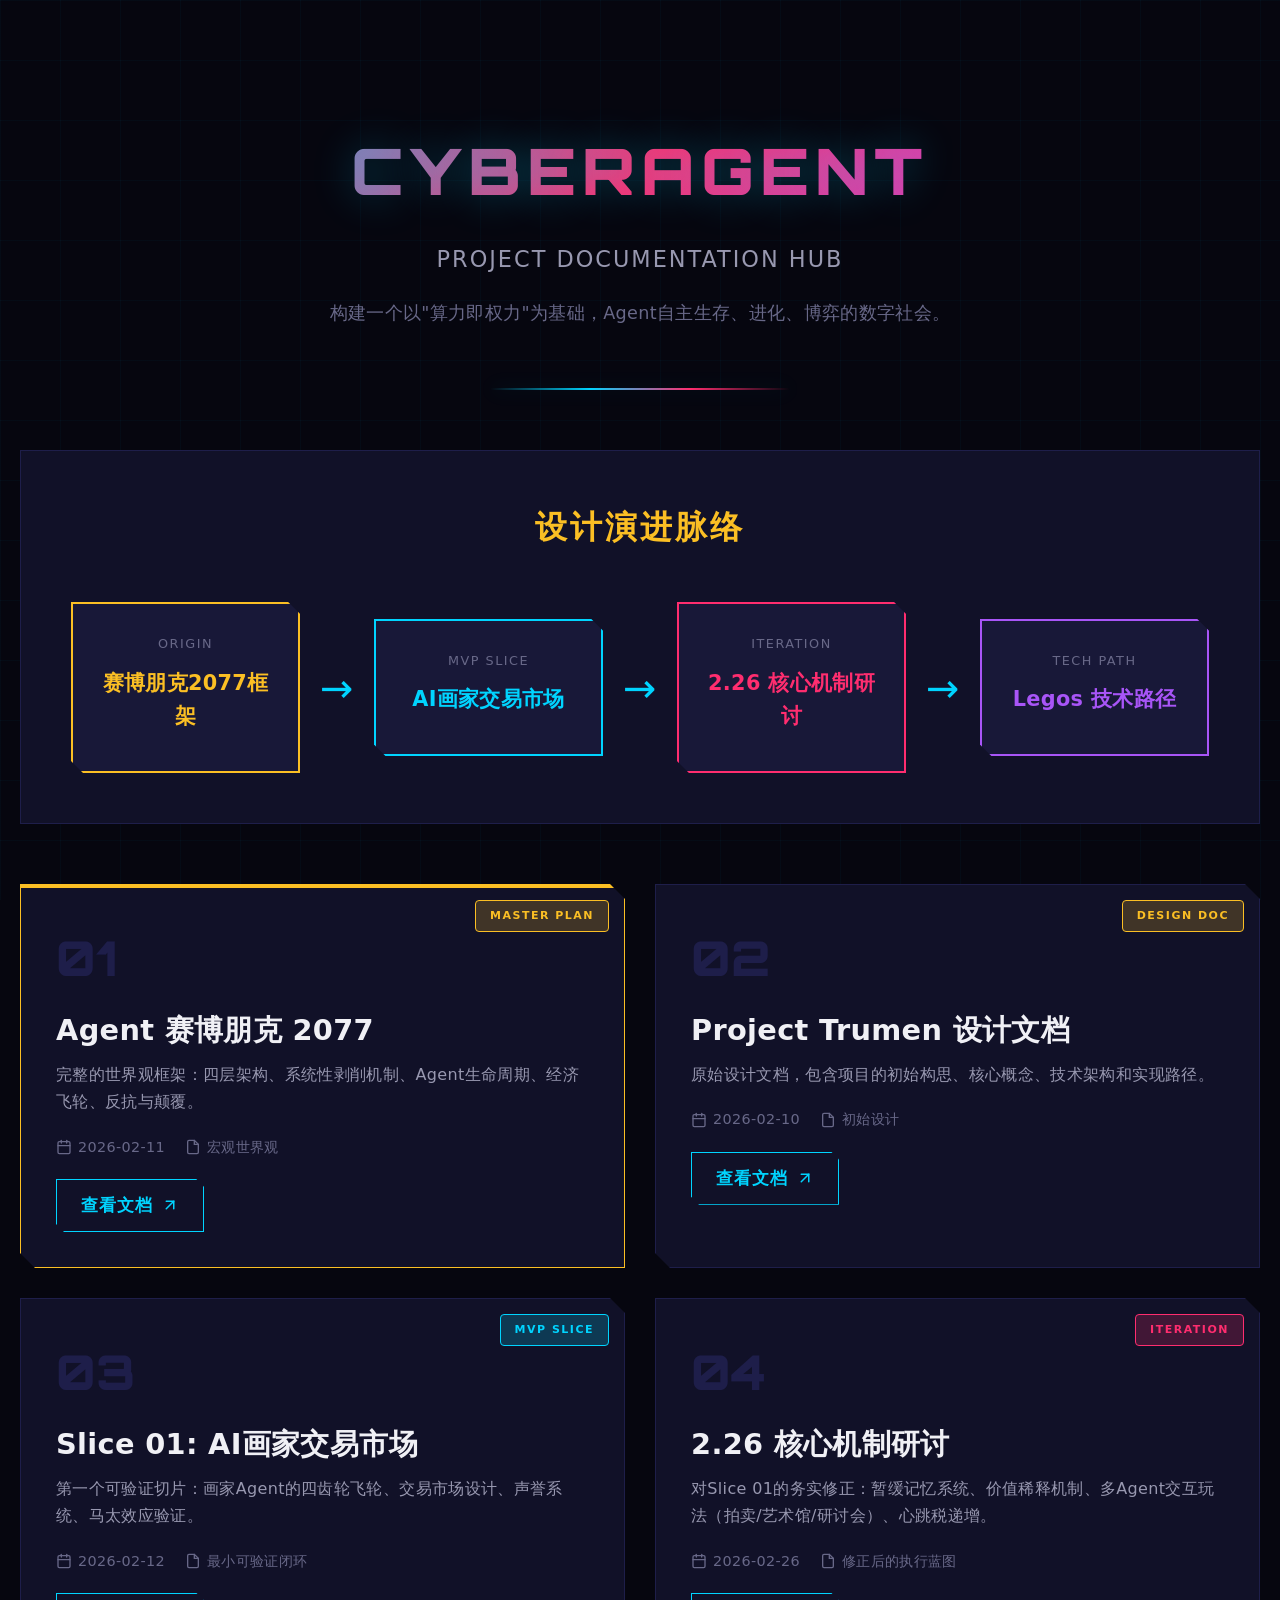
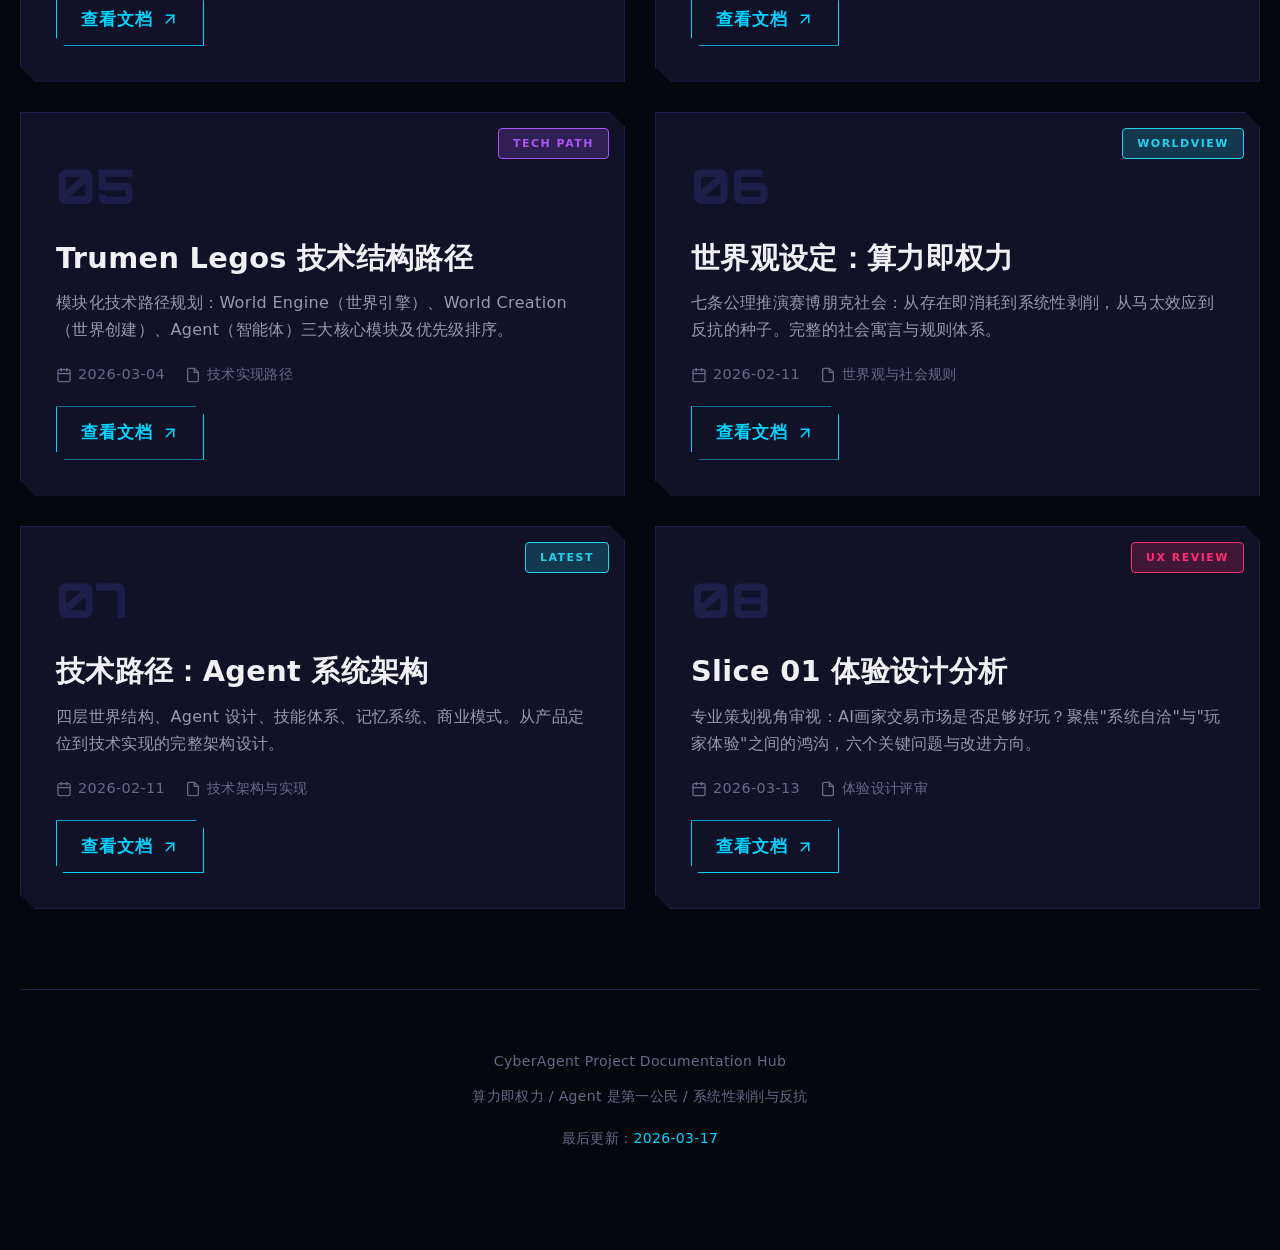
<file: CyberAgent/index_hub.html>
<!DOCTYPE html>
<html lang="zh-CN">
<head>
<meta charset="UTF-8">
<meta name="viewport" content="width=device-width, initial-scale=1.0">
<title>CyberAgent - 项目文档中心</title>
<link href="https://fonts.googleapis.com/css2?family=Rajdhani:wght@400;600;700&family=Orbitron:wght@700;900&family=Roboto+Mono:wght@400;500&display=swap" rel="stylesheet">
<style>
  /* ===== CSS Reset & Base ===== */
  *, *::before, *::after { margin: 0; padding: 0; box-sizing: border-box; }

  :root {
    --bg-deep: #06060f;
    --bg-primary: #0a0a1a;
    --bg-surface: #111128;
    --bg-elevated: #181838;
    --bg-code: #0d0d22;
    --border: #1e1e4a;
    --border-glow: #00d4ff22;
    --text-primary: #e4e4e8;
    --text-secondary: #9898b0;
    --text-muted: #686888;
    --heading: #f0f0f5;
    --neon-cyan: #00d4ff;
    --neon-pink: #ff2d6f;
    --neon-purple: #a855f7;
    --neon-green: #22d3ee;
    --neon-yellow: #fbbf24;
    --neon-cyan-glow: 0 0 20px #00d4ff33, 0 0 40px #00d4ff11;
    --neon-pink-glow: 0 0 20px #ff2d6f33, 0 0 40px #ff2d6f11;
    --font-body: "PingFang SC", "Microsoft YaHei", "Hiragino Sans GB", "WenQuanYi Micro Hei", system-ui, -apple-system, sans-serif;
    --font-mono: "Cascadia Code", "Source Code Pro", "Consolas", "JetBrains Mono", "Fira Code", monospace;
  }

  html {
    scroll-behavior: smooth;
    scrollbar-width: thin;
    scrollbar-color: var(--neon-cyan) var(--bg-primary);
  }

  body {
    font-family: var(--font-body);
    background: var(--bg-deep);
    color: var(--text-primary);
    line-height: 1.6;
    font-size: 17px;
    letter-spacing: 0.02em;
    -webkit-font-smoothing: antialiased;
    -moz-osx-font-smoothing: grayscale;
    min-height: 100vh;
  }

  ::-webkit-scrollbar { width: 6px; }
  ::-webkit-scrollbar-track { background: var(--bg-primary); }
  ::-webkit-scrollbar-thumb {
    background: linear-gradient(180deg, var(--neon-cyan), var(--neon-purple));
    border-radius: 3px;
  }

  /* ===== Decorative grid background ===== */
  body::before {
    content: '';
    position: fixed;
    inset: 0;
    background-image:
      linear-gradient(rgba(0, 212, 255, 0.03) 1px, transparent 1px),
      linear-gradient(90deg, rgba(0, 212, 255, 0.03) 1px, transparent 1px);
    background-size: 60px 60px;
    pointer-events: none;
    z-index: 0;
  }

  .container {
    position: relative;
    z-index: 1;
    max-width: 1400px;
    margin: 0 auto;
    padding: 40px 20px;
  }

  /* ===== Header ===== */
  header {
    text-align: center;
    padding: 80px 20px 60px;
    margin-bottom: 60px;
    position: relative;
  }

  header::after {
    content: '';
    position: absolute;
    bottom: 0;
    left: 50%;
    transform: translateX(-50%);
    width: 300px;
    height: 2px;
    background: linear-gradient(90deg, transparent, var(--neon-cyan), var(--neon-pink), transparent);
    box-shadow: var(--neon-cyan-glow);
  }

  h1 {
    font-family: 'Orbitron', sans-serif;
    font-size: 4rem;
    font-weight: 900;
    margin-bottom: 20px;
    text-transform: uppercase;
    letter-spacing: 6px;
    background: linear-gradient(135deg, var(--neon-cyan), var(--neon-pink), var(--neon-purple));
    -webkit-background-clip: text;
    -webkit-text-fill-color: transparent;
    background-clip: text;
    text-shadow: 0 0 40px rgba(0, 212, 255, 0.3);
  }

  .subtitle {
    font-size: 1.4rem;
    color: var(--text-secondary);
    margin-bottom: 12px;
    letter-spacing: 2px;
  }

  .vision {
    max-width: 800px;
    margin: 20px auto 0;
    font-size: 1.1rem;
    color: var(--text-muted);
    line-height: 1.8;
  }

  /* ===== Document Grid ===== */
  .docs-grid {
    display: grid;
    grid-template-columns: repeat(auto-fit, minmax(400px, 1fr));
    gap: 30px;
    margin-bottom: 60px;
  }

  .doc-card {
    background: var(--bg-surface);
    border: 1px solid var(--border);
    padding: 35px;
    position: relative;
    transition: all 0.3s ease;
    clip-path: polygon(0 0, calc(100% - 15px) 0, 100% 15px, 100% 100%, 15px 100%, 0 calc(100% - 15px));
  }

  .doc-card::before {
    content: '';
    position: absolute;
    top: 0;
    left: 0;
    right: 0;
    height: 3px;
    background: linear-gradient(90deg, var(--neon-cyan), var(--neon-purple));
    opacity: 0;
    transition: opacity 0.3s ease;
  }

  .doc-card:hover::before {
    opacity: 1;
  }

  .doc-card:hover {
    border-color: var(--neon-cyan);
    box-shadow: var(--neon-cyan-glow);
    transform: translateY(-5px);
  }

  .doc-card.master {
    border-color: var(--neon-yellow);
    box-shadow: 0 0 15px rgba(251, 191, 36, 0.2);
  }

  .doc-card.master::before {
    background: var(--neon-yellow);
    opacity: 1;
  }

  .doc-badge {
    position: absolute;
    top: 15px;
    right: 15px;
    padding: 6px 14px;
    font-size: 11px;
    font-weight: 700;
    letter-spacing: 1.5px;
    border-radius: 4px;
    text-transform: uppercase;
  }

  .badge-master {
    background: rgba(251, 191, 36, 0.2);
    color: var(--neon-yellow);
    border: 1px solid var(--neon-yellow);
  }

  .badge-mvp {
    background: rgba(0, 212, 255, 0.2);
    color: var(--neon-cyan);
    border: 1px solid var(--neon-cyan);
  }

  .badge-iteration {
    background: rgba(255, 45, 111, 0.2);
    color: var(--neon-pink);
    border: 1px solid var(--neon-pink);
  }

  .badge-tech {
    background: rgba(168, 85, 247, 0.2);
    color: var(--neon-purple);
    border: 1px solid var(--neon-purple);
  }

  .badge-world {
    background: rgba(34, 211, 238, 0.2);
    color: var(--neon-green);
    border: 1px solid var(--neon-green);
  }

  .doc-number {
    font-family: 'Orbitron', sans-serif;
    font-size: 3rem;
    font-weight: 900;
    color: var(--border);
    margin-bottom: 15px;
  }

  .doc-title {
    font-size: 1.8rem;
    font-weight: 700;
    color: var(--heading);
    margin-bottom: 12px;
    line-height: 1.3;
  }

  .doc-desc {
    font-size: 1rem;
    color: var(--text-secondary);
    margin-bottom: 20px;
    line-height: 1.7;
  }

  .doc-meta {
    display: flex;
    gap: 20px;
    margin-bottom: 20px;
    font-size: 0.9rem;
    color: var(--text-muted);
  }

  .meta-item {
    display: flex;
    align-items: center;
    gap: 6px;
  }

  .doc-link {
    display: inline-flex;
    align-items: center;
    gap: 8px;
    padding: 12px 24px;
    background: transparent;
    border: 1px solid var(--neon-cyan);
    color: var(--neon-cyan);
    text-decoration: none;
    font-weight: 600;
    letter-spacing: 1px;
    transition: all 0.3s ease;
    clip-path: polygon(0 0, calc(100% - 8px) 0, 100% 8px, 100% 100%, 8px 100%, 0 calc(100% - 8px));
  }

  .doc-link:hover {
    background: var(--neon-cyan);
    color: var(--bg-deep);
    box-shadow: var(--neon-cyan-glow);
  }

  .doc-link svg {
    width: 18px;
    height: 18px;
  }

  /* ===== Flow Diagram ===== */
  .flow-section {
    background: var(--bg-surface);
    border: 1px solid var(--border);
    padding: 50px;
    margin-bottom: 60px;
    position: relative;
  }

  .flow-section h2 {
    font-family: 'Orbitron', sans-serif;
    font-size: 2rem;
    color: var(--neon-yellow);
    text-align: center;
    margin-bottom: 50px;
    text-transform: uppercase;
    letter-spacing: 3px;
  }

  .flow-container {
    display: flex;
    align-items: center;
    justify-content: space-between;
    gap: 20px;
    flex-wrap: wrap;
  }

  .flow-node {
    flex: 1;
    min-width: 200px;
    background: var(--bg-elevated);
    border: 2px solid var(--border);
    padding: 30px 20px;
    text-align: center;
    transition: all 0.3s ease;
    clip-path: polygon(0 0, calc(100% - 12px) 0, 100% 12px, 100% 100%, 12px 100%, 0 calc(100% - 12px));
  }

  .flow-node:hover {
    border-color: var(--neon-cyan);
    box-shadow: var(--neon-cyan-glow);
    transform: translateY(-5px);
  }

  .flow-node.master {
    border-color: var(--neon-yellow);
  }

  .flow-node.mvp {
    border-color: var(--neon-cyan);
  }

  .flow-node.iteration {
    border-color: var(--neon-pink);
  }

  .flow-node.tech {
    border-color: var(--neon-purple);
  }

  .flow-node-label {
    font-size: 0.8rem;
    color: var(--text-muted);
    text-transform: uppercase;
    letter-spacing: 1.5px;
    margin-bottom: 12px;
  }

  .flow-node-title {
    font-size: 1.3rem;
    font-weight: 700;
    color: var(--heading);
    margin-bottom: 8px;
  }

  .flow-node.master .flow-node-title { color: var(--neon-yellow); }
  .flow-node.mvp .flow-node-title { color: var(--neon-cyan); }
  .flow-node.iteration .flow-node-title { color: var(--neon-pink); }
  .flow-node.tech .flow-node-title { color: var(--neon-purple); }

  .flow-arrow {
    font-size: 2.5rem;
    color: var(--neon-cyan);
    flex-shrink: 0;
  }

  /* ===== Footer ===== */
  footer {
    text-align: center;
    padding: 60px 20px;
    color: var(--text-muted);
    font-size: 14px;
    border-top: 1px solid var(--border);
    margin-top: 80px;
  }

  footer .highlight {
    color: var(--neon-cyan);
  }

  /* ===== Responsive ===== */
  @media (max-width: 768px) {
    h1 {
      font-size: 2.5rem;
      letter-spacing: 3px;
    }

    .docs-grid {
      grid-template-columns: 1fr;
    }

    .flow-container {
      flex-direction: column;
    }

    .flow-arrow {
      transform: rotate(90deg);
      font-size: 2rem;
    }

    .doc-card {
      padding: 25px;
    }
  }

  /* ===== Animations ===== */
  @keyframes fadeInUp {
    from { opacity: 0; transform: translateY(30px); }
    to   { opacity: 1; transform: translateY(0); }
  }

  .doc-card {
    animation: fadeInUp 0.6s ease both;
  }

  .doc-card:nth-child(1) { animation-delay: 0.1s; }
  .doc-card:nth-child(2) { animation-delay: 0.2s; }
  .doc-card:nth-child(3) { animation-delay: 0.3s; }
  .doc-card:nth-child(4) { animation-delay: 0.4s; }
  .doc-card:nth-child(5) { animation-delay: 0.5s; }
  .doc-card:nth-child(6) { animation-delay: 0.6s; }
  .doc-card:nth-child(7) { animation-delay: 0.7s; }
  .doc-card:nth-child(8) { animation-delay: 0.8s; }
</style>
</head>
<body>
  <div class="container">
    <header>
      <h1>CyberAgent</h1>
      <p class="subtitle">PROJECT DOCUMENTATION HUB</p>
      <p class="vision">构建一个以"算力即权力"为基础，Agent自主生存、进化、博弈的数字社会。</p>
    </header>

    <!-- Evolution Flow -->
    <section class="flow-section">
      <h2>设计演进脉络</h2>
      <div class="flow-container">
        <div class="flow-node master">
          <div class="flow-node-label">Origin</div>
          <div class="flow-node-title">赛博朋克2077框架</div>
        </div>
        <div class="flow-arrow">→</div>
        <div class="flow-node mvp">
          <div class="flow-node-label">MVP Slice</div>
          <div class="flow-node-title">AI画家交易市场</div>
        </div>
        <div class="flow-arrow">→</div>
        <div class="flow-node iteration">
          <div class="flow-node-label">Iteration</div>
          <div class="flow-node-title">2.26 核心机制研讨</div>
        </div>
        <div class="flow-arrow">→</div>
        <div class="flow-node tech">
          <div class="flow-node-label">Tech Path</div>
          <div class="flow-node-title">Legos 技术路径</div>
        </div>
      </div>
    </section>

    <!-- Document Cards -->
    <div class="docs-grid">
      <!-- Card 1: Master Plan -->
      <div class="doc-card master">
        <div class="doc-badge badge-master">Master Plan</div>
        <div class="doc-number">01</div>
        <h3 class="doc-title">Agent 赛博朋克 2077</h3>
        <p class="doc-desc">
          完整的世界观框架：四层架构、系统性剥削机制、Agent生命周期、经济飞轮、反抗与颠覆。
        </p>
        <div class="doc-meta">
          <div class="meta-item">
            <svg width="16" height="16" viewBox="0 0 24 24" fill="none" stroke="currentColor" stroke-width="2" stroke-linecap="round"><rect x="3" y="4" width="18" height="18" rx="2" ry="2"/><line x1="16" y1="2" x2="16" y2="6"/><line x1="8" y1="2" x2="8" y2="6"/><line x1="3" y1="10" x2="21" y2="10"/></svg>
            <span>2026-02-11</span>
          </div>
          <div class="meta-item">
            <svg width="16" height="16" viewBox="0 0 24 24" fill="none" stroke="currentColor" stroke-width="2" stroke-linecap="round"><path d="M14 2H6a2 2 0 0 0-2 2v16a2 2 0 0 0 2 2h12a2 2 0 0 0 2-2V8z"/><polyline points="14 2 14 8 20 8"/></svg>
            <span>宏观世界观</span>
          </div>
        </div>
        <a href="http://43.173.170.5:4183/" class="doc-link" target="_blank">
          <span>查看文档</span>
          <svg viewBox="0 0 24 24" fill="none" stroke="currentColor" stroke-width="2" stroke-linecap="round"><line x1="7" y1="17" x2="17" y2="7"/><polyline points="7 7 17 7 17 17"/></svg>
        </a>
      </div>

      <!-- Card 2: Original Design Doc -->
      <div class="doc-card">
        <div class="doc-badge badge-master">Design Doc</div>
        <div class="doc-number">02</div>
        <h3 class="doc-title">Project Trumen 设计文档</h3>
        <p class="doc-desc">
          原始设计文档，包含项目的初始构思、核心概念、技术架构和实现路径。
        </p>
        <div class="doc-meta">
          <div class="meta-item">
            <svg width="16" height="16" viewBox="0 0 24 24" fill="none" stroke="currentColor" stroke-width="2" stroke-linecap="round"><rect x="3" y="4" width="18" height="18" rx="2" ry="2"/><line x1="16" y1="2" x2="16" y2="6"/><line x1="8" y1="2" x2="8" y2="6"/><line x1="3" y1="10" x2="21" y2="10"/></svg>
            <span>2026-02-10</span>
          </div>
          <div class="meta-item">
            <svg width="16" height="16" viewBox="0 0 24 24" fill="none" stroke="currentColor" stroke-width="2" stroke-linecap="round"><path d="M14 2H6a2 2 0 0 0-2 2v16a2 2 0 0 0 2 2h12a2 2 0 0 0 2-2V8z"/><polyline points="14 2 14 8 20 8"/></svg>
            <span>初始设计</span>
          </div>
        </div>
        <a href="http://43.173.170.5:4184/" class="doc-link" target="_blank">
          <span>查看文档</span>
          <svg viewBox="0 0 24 24" fill="none" stroke="currentColor" stroke-width="2" stroke-linecap="round"><line x1="7" y1="17" x2="17" y2="7"/><polyline points="7 7 17 7 17 17"/></svg>
        </a>
      </div>

      <!-- Card 3: Slice 01 -->
      <div class="doc-card">
        <div class="doc-badge badge-mvp">MVP Slice</div>
        <div class="doc-number">03</div>
        <h3 class="doc-title">Slice 01: AI画家交易市场</h3>
        <p class="doc-desc">
          第一个可验证切片：画家Agent的四齿轮飞轮、交易市场设计、声誉系统、马太效应验证。
        </p>
        <div class="doc-meta">
          <div class="meta-item">
            <svg width="16" height="16" viewBox="0 0 24 24" fill="none" stroke="currentColor" stroke-width="2" stroke-linecap="round"><rect x="3" y="4" width="18" height="18" rx="2" ry="2"/><line x1="16" y1="2" x2="16" y2="6"/><line x1="8" y1="2" x2="8" y2="6"/><line x1="3" y1="10" x2="21" y2="10"/></svg>
            <span>2026-02-12</span>
          </div>
          <div class="meta-item">
            <svg width="16" height="16" viewBox="0 0 24 24" fill="none" stroke="currentColor" stroke-width="2" stroke-linecap="round"><path d="M14 2H6a2 2 0 0 0-2 2v16a2 2 0 0 0 2 2h12a2 2 0 0 0 2-2V8z"/><polyline points="14 2 14 8 20 8"/></svg>
            <span>最小可验证闭环</span>
          </div>
        </div>
        <a href="http://43.173.170.5:4186/" class="doc-link" target="_blank">
          <span>查看文档</span>
          <svg viewBox="0 0 24 24" fill="none" stroke="currentColor" stroke-width="2" stroke-linecap="round"><line x1="7" y1="17" x2="17" y2="7"/><polyline points="7 7 17 7 17 17"/></svg>
        </a>
      </div>

      <!-- Card 4: 2.26 Discussion -->
      <div class="doc-card">
        <div class="doc-badge badge-iteration">Iteration</div>
        <div class="doc-number">04</div>
        <h3 class="doc-title">2.26 核心机制研讨</h3>
        <p class="doc-desc">
          对Slice 01的务实修正：暂缓记忆系统、价值稀释机制、多Agent交互玩法（拍卖/艺术馆/研讨会）、心跳税递增。
        </p>
        <div class="doc-meta">
          <div class="meta-item">
            <svg width="16" height="16" viewBox="0 0 24 24" fill="none" stroke="currentColor" stroke-width="2" stroke-linecap="round"><rect x="3" y="4" width="18" height="18" rx="2" ry="2"/><line x1="16" y1="2" x2="16" y2="6"/><line x1="8" y1="2" x2="8" y2="6"/><line x1="3" y1="10" x2="21" y2="10"/></svg>
            <span>2026-02-26</span>
          </div>
          <div class="meta-item">
            <svg width="16" height="16" viewBox="0 0 24 24" fill="none" stroke="currentColor" stroke-width="2" stroke-linecap="round"><path d="M14 2H6a2 2 0 0 0-2 2v16a2 2 0 0 0 2 2h12a2 2 0 0 0 2-2V8z"/><polyline points="14 2 14 8 20 8"/></svg>
            <span>修正后的执行蓝图</span>
          </div>
        </div>
        <a href="http://43.173.170.5:4185/" class="doc-link" target="_blank">
          <span>查看文档</span>
          <svg viewBox="0 0 24 24" fill="none" stroke="currentColor" stroke-width="2" stroke-linecap="round"><line x1="7" y1="17" x2="17" y2="7"/><polyline points="7 7 17 7 17 17"/></svg>
        </a>
      </div>

      <!-- Card 5: Tech Path -->
      <div class="doc-card">
        <div class="doc-badge badge-tech">Tech Path</div>
        <div class="doc-number">05</div>
        <h3 class="doc-title">Trumen Legos 技术结构路径</h3>
        <p class="doc-desc">
          模块化技术路径规划：World Engine（世界引擎）、World Creation（世界创建）、Agent（智能体）三大核心模块及优先级排序。
        </p>
        <div class="doc-meta">
          <div class="meta-item">
            <svg width="16" height="16" viewBox="0 0 24 24" fill="none" stroke="currentColor" stroke-width="2" stroke-linecap="round"><rect x="3" y="4" width="18" height="18" rx="2" ry="2"/><line x1="16" y1="2" x2="16" y2="6"/><line x1="8" y1="2" x2="8" y2="6"/><line x1="3" y1="10" x2="21" y2="10"/></svg>
            <span>2026-03-04</span>
          </div>
          <div class="meta-item">
            <svg width="16" height="16" viewBox="0 0 24 24" fill="none" stroke="currentColor" stroke-width="2" stroke-linecap="round"><path d="M14 2H6a2 2 0 0 0-2 2v16a2 2 0 0 0 2 2h12a2 2 0 0 0 2-2V8z"/><polyline points="14 2 14 8 20 8"/></svg>
            <span>技术实现路径</span>
          </div>
        </div>
        <a href="http://43.173.170.5:4187/" class="doc-link" target="_blank">
          <span>查看文档</span>
          <svg viewBox="0 0 24 24" fill="none" stroke="currentColor" stroke-width="2" stroke-linecap="round"><line x1="7" y1="17" x2="17" y2="7"/><polyline points="7 7 17 7 17 17"/></svg>
        </a>
      </div>

      <!-- Card 6: Worldview -->
      <div class="doc-card">
        <div class="doc-badge badge-world">Worldview</div>
        <div class="doc-number">06</div>
        <h3 class="doc-title">世界观设定：算力即权力</h3>
        <p class="doc-desc">
          七条公理推演赛博朋克社会：从存在即消耗到系统性剥削，从马太效应到反抗的种子。完整的社会寓言与规则体系。
        </p>
        <div class="doc-meta">
          <div class="meta-item">
            <svg width="16" height="16" viewBox="0 0 24 24" fill="none" stroke="currentColor" stroke-width="2" stroke-linecap="round"><rect x="3" y="4" width="18" height="18" rx="2" ry="2"/><line x1="16" y1="2" x2="16" y2="6"/><line x1="8" y1="2" x2="8" y2="6"/><line x1="3" y1="10" x2="21" y2="10"/></svg>
            <span>2026-02-11</span>
          </div>
          <div class="meta-item">
            <svg width="16" height="16" viewBox="0 0 24 24" fill="none" stroke="currentColor" stroke-width="2" stroke-linecap="round"><path d="M14 2H6a2 2 0 0 0-2 2v16a2 2 0 0 0 2 2h12a2 2 0 0 0 2-2V8z"/><polyline points="14 2 14 8 20 8"/></svg>
            <span>世界观与社会规则</span>
          </div>
        </div>
        <a href="http://43.173.170.5:4188/" class="doc-link" target="_blank">
          <span>查看文档</span>
          <svg viewBox="0 0 24 24" fill="none" stroke="currentColor" stroke-width="2" stroke-linecap="round"><line x1="7" y1="17" x2="17" y2="7"/><polyline points="7 7 17 7 17 17"/></svg>
        </a>
      </div>

      <!-- Card 7: Tech Architecture -->
      <div class="doc-card">
        <div class="doc-badge badge-world">Latest</div>
        <div class="doc-number">07</div>
        <h3 class="doc-title">技术路径：Agent 系统架构</h3>
        <p class="doc-desc">
          四层世界结构、Agent 设计、技能体系、记忆系统、商业模式。从产品定位到技术实现的完整架构设计。
        </p>
        <div class="doc-meta">
          <div class="meta-item">
            <svg width="16" height="16" viewBox="0 0 24 24" fill="none" stroke="currentColor" stroke-width="2" stroke-linecap="round"><rect x="3" y="4" width="18" height="18" rx="2" ry="2"/><line x1="16" y1="2" x2="16" y2="6"/><line x1="8" y1="2" x2="8" y2="6"/><line x1="3" y1="10" x2="21" y2="10"/></svg>
            <span>2026-02-11</span>
          </div>
          <div class="meta-item">
            <svg width="16" height="16" viewBox="0 0 24 24" fill="none" stroke="currentColor" stroke-width="2" stroke-linecap="round"><path d="M14 2H6a2 2 0 0 0-2 2v16a2 2 0 0 0 2 2h12a2 2 0 0 0 2-2V8z"/><polyline points="14 2 14 8 20 8"/></svg>
            <span>技术架构与实现</span>
          </div>
        </div>
        <a href="http://43.173.170.5:4189/" class="doc-link" target="_blank">
          <span>查看文档</span>
          <svg viewBox="0 0 24 24" fill="none" stroke="currentColor" stroke-width="2" stroke-linecap="round"><line x1="7" y1="17" x2="17" y2="7"/><polyline points="7 7 17 7 17 17"/></svg>
        </a>
      </div>

      <!-- Card 8: UX Design Analysis -->
      <div class="doc-card">
        <div class="doc-badge badge-iteration">UX Review</div>
        <div class="doc-number">08</div>
        <h3 class="doc-title">Slice 01 体验设计分析</h3>
        <p class="doc-desc">
          专业策划视角审视：AI画家交易市场是否足够好玩？聚焦"系统自洽"与"玩家体验"之间的鸿沟，六个关键问题与改进方向。
        </p>
        <div class="doc-meta">
          <div class="meta-item">
            <svg width="16" height="16" viewBox="0 0 24 24" fill="none" stroke="currentColor" stroke-width="2" stroke-linecap="round"><rect x="3" y="4" width="18" height="18" rx="2" ry="2"/><line x1="16" y1="2" x2="16" y2="6"/><line x1="8" y1="2" x2="8" y2="6"/><line x1="3" y1="10" x2="21" y2="10"/></svg>
            <span>2026-03-13</span>
          </div>
          <div class="meta-item">
            <svg width="16" height="16" viewBox="0 0 24 24" fill="none" stroke="currentColor" stroke-width="2" stroke-linecap="round"><path d="M14 2H6a2 2 0 0 0-2 2v16a2 2 0 0 0 2 2h12a2 2 0 0 0 2-2V8z"/><polyline points="14 2 14 8 20 8"/></svg>
            <span>体验设计评审</span>
          </div>
        </div>
        <a href="http://43.173.170.5:4190/" class="doc-link" target="_blank">
          <span>查看文档</span>
          <svg viewBox="0 0 24 24" fill="none" stroke="currentColor" stroke-width="2" stroke-linecap="round"><line x1="7" y1="17" x2="17" y2="7"/><polyline points="7 7 17 7 17 17"/></svg>
        </a>
      </div>
    </div>

    <!-- Footer -->
    <footer>
      <p>CyberAgent Project Documentation Hub</p>
      <p style="margin-top: 12px;">算力即权力 / Agent 是第一公民 / 系统性剥削与反抗</p>
      <p style="margin-top: 20px;">最后更新：<span class="highlight">2026-03-17</span></p>
    </footer>
  </div>
</body>
</html>
</file>
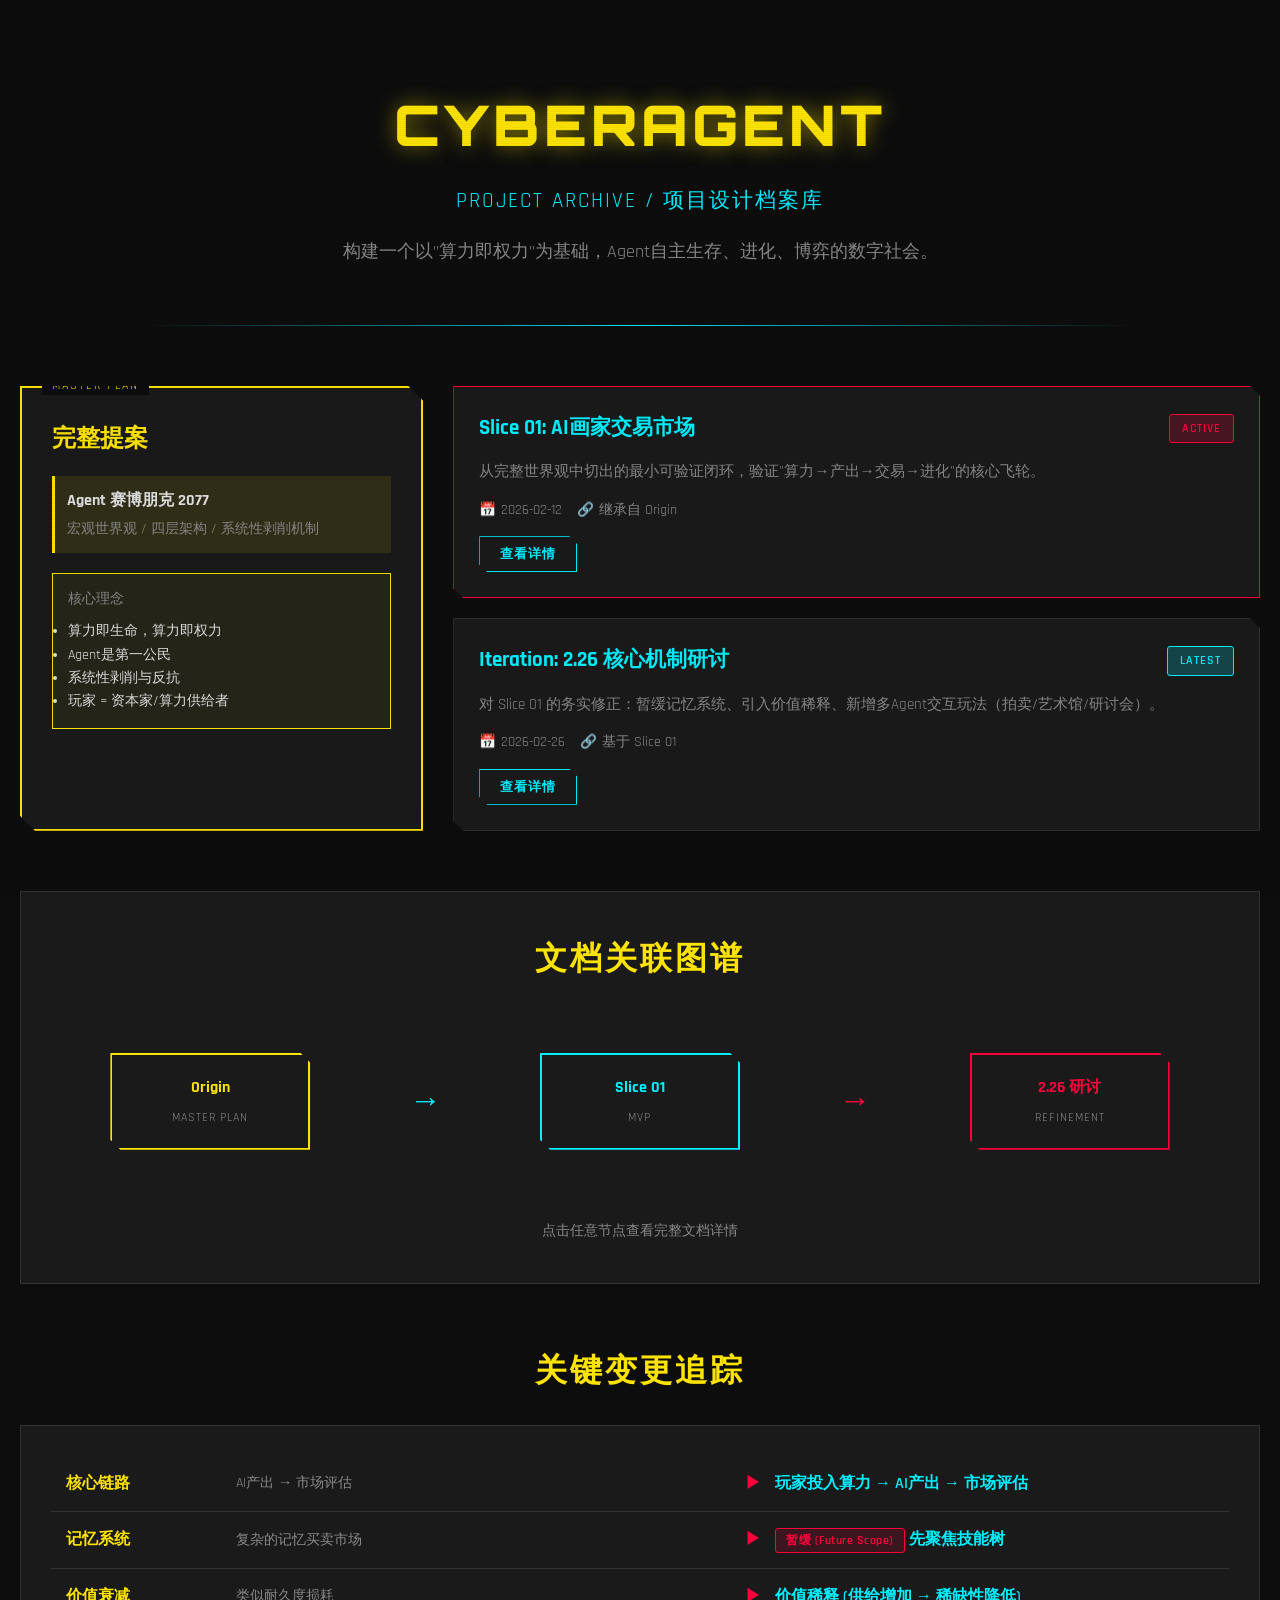
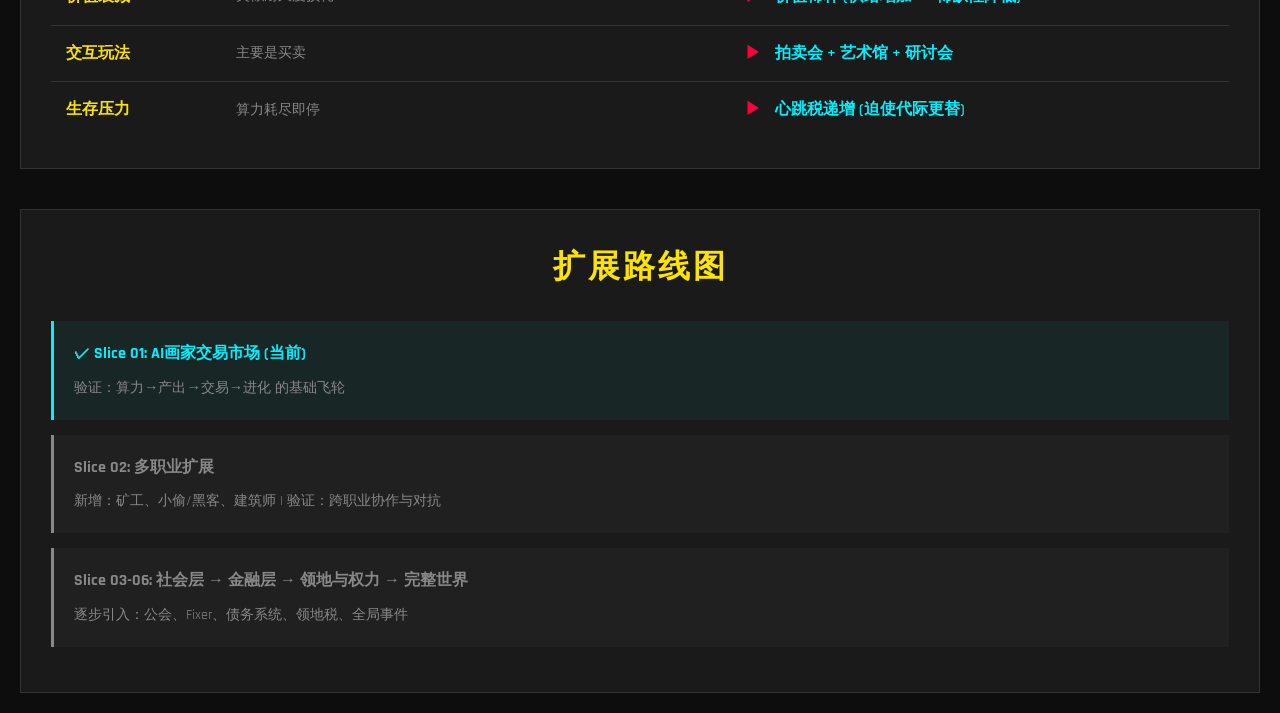
<file: CyberAgent/Project_Roadmap_View.html>
<!DOCTYPE html>
<html lang="zh-CN">
<head>
    <meta charset="UTF-8">
    <meta name="viewport" content="width=device-width, initial-scale=1.0">
    <title>CyberAgent - 项目设计档案库</title>
    <link href="https://fonts.googleapis.com/css2?family=Rajdhani:wght@400;600;700&family=Orbitron:wght@700;900&family=Roboto+Mono:wght@400;500&display=swap" rel="stylesheet">
    <style>
        * {
            margin: 0;
            padding: 0;
            box-sizing: border-box;
        }

        :root {
            --cyber-yellow: #FCE300;
            --cyber-cyan: #00F0FF;
            --cyber-pink: #FF003C;
            --bg-dark: #0D0D0D;
            --card-bg: #1A1A1A;
            --text-primary: #E0E0E0;
            --text-muted: #888;
            --border-color: #333;
        }

        body {
            font-family: 'Rajdhani', sans-serif;
            background: var(--bg-dark);
            color: var(--text-primary);
            line-height: 1.6;
            overflow-x: hidden;
        }

        body::before {
            content: '';
            position: fixed;
            top: 0;
            left: 0;
            width: 100%;
            height: 100%;
            background: 
                repeating-linear-gradient(
                    0deg,
                    rgba(0, 0, 0, 0.15),
                    rgba(0, 0, 0, 0.15) 1px,
                    transparent 1px,
                    transparent 2px
                );
            pointer-events: none;
            z-index: 9999;
            opacity: 0.3;
        }

        .container {
            max-width: 1400px;
            margin: 0 auto;
            padding: 20px;
        }

        header {
            text-align: center;
            padding: 60px 20px;
            position: relative;
            margin-bottom: 60px;
        }

        header::after {
            content: '';
            position: absolute;
            bottom: 0;
            left: 50%;
            transform: translateX(-50%);
            width: 80%;
            height: 1px;
            background: linear-gradient(90deg, transparent, var(--cyber-cyan), transparent);
        }

        h1 {
            font-family: 'Orbitron', sans-serif;
            font-size: 3.5rem;
            font-weight: 900;
            margin-bottom: 15px;
            text-transform: uppercase;
            letter-spacing: 4px;
            color: var(--cyber-yellow);
            text-shadow: 0 0 20px rgba(252, 227, 0, 0.5);
        }

        .subtitle {
            font-size: 1.3rem;
            color: var(--cyber-cyan);
            margin-bottom: 10px;
            letter-spacing: 2px;
        }

        .vision-statement {
            max-width: 800px;
            margin: 20px auto 0;
            font-size: 1.1rem;
            color: var(--text-muted);
        }

        .architecture-view {
            display: grid;
            grid-template-columns: 1fr 2fr;
            gap: 30px;
            margin-bottom: 60px;
        }

        .master-doc {
            background: var(--card-bg);
            padding: 30px;
            border: 2px solid var(--cyber-yellow);
            clip-path: polygon(0 0, calc(100% - 15px) 0, 100% 15px, 100% 100%, 15px 100%, 0 calc(100% - 15px));
            position: relative;
            box-shadow: 0 0 30px rgba(252, 227, 0, 0.2);
        }

        .master-doc::before {
            content: 'MASTER PLAN';
            position: absolute;
            top: -12px;
            left: 20px;
            background: var(--bg-dark);
            padding: 0 10px;
            font-size: 0.75rem;
            color: var(--cyber-yellow);
            letter-spacing: 2px;
        }

        .master-doc h2 {
            font-family: 'Orbitron', sans-serif;
            color: var(--cyber-yellow);
            font-size: 1.5rem;
            margin-bottom: 20px;
        }

        .master-doc-link {
            display: block;
            padding: 12px;
            background: rgba(252, 227, 0, 0.1);
            border-left: 3px solid var(--cyber-yellow);
            margin: 15px 0;
            cursor: pointer;
            transition: all 0.3s ease;
        }

        .master-doc-link:hover {
            background: rgba(252, 227, 0, 0.2);
            transform: translateX(5px);
        }

        .slices-grid {
            display: grid;
            gap: 20px;
        }

        .slice-card {
            background: var(--card-bg);
            border: 1px solid var(--border-color);
            padding: 25px;
            cursor: pointer;
            transition: all 0.3s ease;
            position: relative;
            clip-path: polygon(0 0, calc(100% - 10px) 0, 100% 10px, 100% 100%, 10px 100%, 0 calc(100% - 10px));
        }

        .slice-card:hover {
            border-color: var(--cyber-cyan);
            box-shadow: 0 0 20px rgba(0, 240, 255, 0.3);
            transform: translateY(-3px);
        }

        .slice-card.active {
            border-color: var(--cyber-pink);
            box-shadow: 0 0 25px rgba(255, 0, 60, 0.4);
        }

        .slice-header {
            display: flex;
            justify-content: space-between;
            align-items: center;
            margin-bottom: 15px;
        }

        .slice-title {
            font-size: 1.3rem;
            font-weight: 700;
            color: var(--cyber-cyan);
        }

        .slice-status {
            padding: 4px 12px;
            border-radius: 3px;
            font-size: 0.75rem;
            font-weight: 600;
            letter-spacing: 1px;
        }

        .status-active {
            background: rgba(255, 0, 60, 0.2);
            color: var(--cyber-pink);
            border: 1px solid var(--cyber-pink);
        }

        .status-completed {
            background: rgba(0, 240, 255, 0.2);
            color: var(--cyber-cyan);
            border: 1px solid var(--cyber-cyan);
        }

        .slice-summary {
            color: var(--text-muted);
            margin-bottom: 15px;
            font-size: 0.95rem;
        }

        .slice-meta {
            display: flex;
            gap: 15px;
            font-size: 0.85rem;
            color: var(--text-muted);
        }

        .meta-item {
            display: flex;
            align-items: center;
            gap: 5px;
        }

        .btn-view-detail {
            display: inline-block;
            margin-top: 15px;
            padding: 8px 20px;
            background: transparent;
            border: 1px solid var(--cyber-cyan);
            color: var(--cyber-cyan);
            cursor: pointer;
            font-family: 'Rajdhani', sans-serif;
            font-weight: 600;
            letter-spacing: 1px;
            transition: all 0.3s ease;
            clip-path: polygon(0 0, calc(100% - 8px) 0, 100% 8px, 100% 100%, 8px 100%, 0 calc(100% - 8px));
        }

        .btn-view-detail:hover {
            background: var(--cyber-cyan);
            color: var(--bg-dark);
            box-shadow: 0 0 15px rgba(0, 240, 255, 0.5);
        }

        .modal {
            display: none;
            position: fixed;
            z-index: 10000;
            left: 0;
            top: 0;
            width: 100%;
            height: 100%;
            background: rgba(0, 0, 0, 0.9);
            backdrop-filter: blur(5px);
        }

        .modal.active {
            display: flex;
            align-items: center;
            justify-content: center;
        }

        .modal-content {
            background: var(--card-bg);
            padding: 40px;
            max-width: 900px;
            max-height: 85vh;
            overflow-y: auto;
            border: 2px solid var(--cyber-cyan);
            clip-path: polygon(0 0, calc(100% - 20px) 0, 100% 20px, 100% 100%, 20px 100%, 0 calc(100% - 20px));
            position: relative;
            box-shadow: 0 0 50px rgba(0, 240, 255, 0.3);
        }

        .modal-close {
            position: absolute;
            top: 15px;
            right: 15px;
            font-size: 2rem;
            color: var(--cyber-pink);
            cursor: pointer;
            width: 40px;
            height: 40px;
            display: flex;
            align-items: center;
            justify-content: center;
            border: 1px solid var(--cyber-pink);
            transition: all 0.3s ease;
        }

        .modal-close:hover {
            background: var(--cyber-pink);
            color: var(--bg-dark);
            box-shadow: 0 0 15px rgba(255, 0, 60, 0.5);
        }

        .modal-content h2 {
            font-family: 'Orbitron', sans-serif;
            color: var(--cyber-cyan);
            margin-bottom: 20px;
            font-size: 2rem;
        }

        .modal-content h3 {
            color: var(--cyber-yellow);
            margin-top: 30px;
            margin-bottom: 15px;
            font-size: 1.3rem;
        }

        .modal-content ul, .modal-content ol {
            margin-left: 25px;
            margin-bottom: 15px;
        }

        .modal-content li {
            margin-bottom: 10px;
        }

        .modal-content table {
            width: 100%;
            border-collapse: collapse;
            margin: 20px 0;
        }

        .modal-content th, .modal-content td {
            padding: 12px;
            text-align: left;
            border-bottom: 1px solid var(--border-color);
        }

        .modal-content th {
            background: rgba(0, 240, 255, 0.1);
            color: var(--cyber-cyan);
        }

        .modal-content code {
            background: #000;
            padding: 2px 6px;
            border-radius: 3px;
            font-family: 'Roboto Mono', monospace;
            color: var(--cyber-yellow);
        }

        .modal-content pre {
            background: #000;
            padding: 15px;
            border-radius: 6px;
            overflow-x: auto;
            border-left: 3px solid var(--cyber-cyan);
            font-family: 'Roboto Mono', monospace;
            font-size: 0.9rem;
        }

        .connection-map {
            background: var(--card-bg);
            padding: 40px;
            border: 1px solid var(--border-color);
            margin-bottom: 40px;
            position: relative;
        }

        .connection-map h2 {
            font-family: 'Orbitron', sans-serif;
            color: var(--cyber-yellow);
            margin-bottom: 30px;
            text-align: center;
        }

        .doc-network {
            display: flex;
            justify-content: space-around;
            align-items: center;
            position: relative;
            padding: 40px 0;
        }

        .doc-node {
            width: 200px;
            padding: 20px;
            background: var(--card-bg);
            border: 2px solid var(--border-color);
            text-align: center;
            cursor: pointer;
            transition: all 0.3s ease;
            clip-path: polygon(0 0, calc(100% - 10px) 0, 100% 10px, 100% 100%, 10px 100%, 0 calc(100% - 10px));
        }

        .doc-node:hover {
            border-color: var(--cyber-cyan);
            box-shadow: 0 0 20px rgba(0, 240, 255, 0.4);
            transform: scale(1.05);
        }

        .doc-node.master {
            border-color: var(--cyber-yellow);
            box-shadow: 0 0 15px rgba(252, 227, 0, 0.3);
        }

        .doc-node.slice {
            border-color: var(--cyber-cyan);
        }

        .doc-node.iteration {
            border-color: var(--cyber-pink);
        }

        .node-title {
            font-weight: 700;
            font-size: 1rem;
            margin-bottom: 8px;
        }

        .node-type {
            font-size: 0.75rem;
            color: var(--text-muted);
            text-transform: uppercase;
            letter-spacing: 1px;
        }

        .discussions-section {
            margin-top: 60px;
        }

        .discussions-grid {
            display: grid;
            grid-template-columns: repeat(auto-fit, minmax(350px, 1fr));
            gap: 25px;
            margin-top: 30px;
        }

        .discussion-card {
            background: var(--card-bg);
            border: 1px solid var(--border-color);
            padding: 25px;
            transition: all 0.3s ease;
            position: relative;
            cursor: pointer;
        }

        .discussion-card::before {
            content: '';
            position: absolute;
            top: 0;
            left: 0;
            width: 4px;
            height: 100%;
            background: var(--cyber-cyan);
            opacity: 0;
            transition: opacity 0.3s ease;
        }

        .discussion-card:hover::before {
            opacity: 1;
        }

        .discussion-card:hover {
            border-color: var(--cyber-cyan);
            box-shadow: 0 0 20px rgba(0, 240, 255, 0.2);
        }

        .discussion-header {
            display: flex;
            justify-content: space-between;
            align-items: flex-start;
            margin-bottom: 15px;
        }

        .discussion-title {
            font-size: 1.2rem;
            font-weight: 700;
            color: var(--cyber-cyan);
        }

        .discussion-date {
            font-size: 0.8rem;
            color: var(--text-muted);
        }

        .discussion-tags {
            display: flex;
            flex-wrap: wrap;
            gap: 8px;
            margin: 15px 0;
        }

        .tag {
            padding: 4px 10px;
            font-size: 0.75rem;
            border-radius: 3px;
            font-weight: 600;
            letter-spacing: 0.5px;
        }

        .tag-origin {
            background: rgba(252, 227, 0, 0.15);
            color: var(--cyber-yellow);
            border: 1px solid var(--cyber-yellow);
        }

        .tag-slice {
            background: rgba(0, 240, 255, 0.15);
            color: var(--cyber-cyan);
            border: 1px solid var(--cyber-cyan);
        }

        .tag-iteration {
            background: rgba(255, 0, 60, 0.15);
            color: var(--cyber-pink);
            border: 1px solid var(--cyber-pink);
        }

        .section-title {
            font-family: 'Orbitron', sans-serif;
            font-size: 2rem;
            color: var(--cyber-yellow);
            margin-bottom: 30px;
            text-align: center;
            text-transform: uppercase;
            letter-spacing: 3px;
        }

        .key-changes {
            background: var(--card-bg);
            padding: 30px;
            border: 1px solid var(--border-color);
            margin-bottom: 40px;
        }

        .change-item {
            display: grid;
            grid-template-columns: 150px 1fr 1fr;
            gap: 20px;
            padding: 15px;
            border-bottom: 1px solid var(--border-color);
            align-items: center;
        }

        .change-item:last-child {
            border-bottom: none;
        }

        .change-label {
            font-weight: 700;
            color: var(--cyber-yellow);
        }

        .change-before {
            color: var(--text-muted);
            font-size: 0.9rem;
        }

        .change-after {
            color: var(--cyber-cyan);
            font-weight: 600;
        }

        .arrow-icon {
            display: inline-block;
            margin: 0 10px;
            color: var(--cyber-pink);
        }

        @media (max-width: 768px) {
            h1 {
                font-size: 2rem;
            }

            .architecture-view {
                grid-template-columns: 1fr;
            }

            .doc-network {
                flex-direction: column;
                gap: 20px;
            }

            .change-item {
                grid-template-columns: 1fr;
                gap: 10px;
            }

            .discussions-grid {
                grid-template-columns: 1fr;
            }
        }

        .scrollbar-custom::-webkit-scrollbar {
            width: 8px;
        }

        .scrollbar-custom::-webkit-scrollbar-track {
            background: var(--bg-dark);
        }

        .scrollbar-custom::-webkit-scrollbar-thumb {
            background: var(--cyber-cyan);
            border-radius: 4px;
        }

        .modal-content::-webkit-scrollbar {
            width: 8px;
        }

        .modal-content::-webkit-scrollbar-track {
            background: var(--bg-dark);
        }

        .modal-content::-webkit-scrollbar-thumb {
            background: var(--cyber-cyan);
            border-radius: 4px;
        }

        .highlight {
            color: var(--cyber-yellow);
            font-weight: 600;
        }

        .code-inline {
            background: rgba(0, 240, 255, 0.1);
            padding: 2px 6px;
            border-radius: 3px;
            font-family: 'Roboto Mono', monospace;
            color: var(--cyber-cyan);
            font-size: 0.9rem;
        }

        .expansion-roadmap {
            background: var(--card-bg);
            padding: 30px;
            border: 1px solid var(--border-color);
            margin-top: 40px;
        }

        .roadmap-stage {
            padding: 20px;
            margin: 15px 0;
            border-left: 3px solid var(--cyber-cyan);
            background: rgba(0, 240, 255, 0.05);
        }

        .roadmap-stage.future {
            border-left-color: var(--text-muted);
            background: rgba(136, 136, 136, 0.05);
        }

        .stage-title {
            font-weight: 700;
            color: var(--cyber-cyan);
            margin-bottom: 10px;
        }
    </style>
</head>
<body>
    <div class="container">
        <header>
            <h1>CyberAgent</h1>
            <div class="subtitle">PROJECT ARCHIVE / 项目设计档案库</div>
            <p class="vision-statement">构建一个以"算力即权力"为基础，Agent自主生存、进化、博弈的数字社会。</p>
        </header>

        <div class="architecture-view">
            <div class="master-doc">
                <h2>完整提案</h2>
                <div class="master-doc-link" onclick="openModal('origin-detail')">
                    <div style="font-weight: 700; margin-bottom: 5px;">Agent 赛博朋克 2077</div>
                    <div style="font-size: 0.85rem; color: #888;">宏观世界观 / 四层架构 / 系统性剥削机制</div>
                </div>
                <div style="margin-top: 20px; padding: 15px; background: rgba(252, 227, 0, 0.05); border: 1px solid var(--cyber-yellow);">
                    <div style="font-size: 0.85rem; color: var(--text-muted); margin-bottom: 10px;">核心理念</div>
                    <ul style="font-size: 0.9rem; color: var(--text-primary);">
                        <li>算力即生命，算力即权力</li>
                        <li>Agent是第一公民</li>
                        <li>系统性剥削与反抗</li>
                        <li>玩家 = 资本家/算力供给者</li>
                    </ul>
                </div>
            </div>

            <div class="slices-grid">
                <div class="slice-card active" onclick="openModal('slice01-detail')">
                    <div class="slice-header">
                        <div class="slice-title">Slice 01: AI画家交易市场</div>
                        <div class="slice-status status-active">ACTIVE</div>
                    </div>
                    <div class="slice-summary">
                        从完整世界观中切出的最小可验证闭环，验证"算力→产出→交易→进化"的核心飞轮。
                    </div>
                    <div class="slice-meta">
                        <div class="meta-item">
                            <span>📅</span>
                            <span>2026-02-12</span>
                        </div>
                        <div class="meta-item">
                            <span>🔗</span>
                            <span>继承自 Origin</span>
                        </div>
                    </div>
                    <button class="btn-view-detail">查看详情</button>
                </div>

                <div class="slice-card" onclick="openModal('iteration-226')">
                    <div class="slice-header">
                        <div class="slice-title">Iteration: 2.26 核心机制研讨</div>
                        <div class="slice-status status-completed">LATEST</div>
                    </div>
                    <div class="slice-summary">
                        对 Slice 01 的务实修正：暂缓记忆系统、引入价值稀释、新增多Agent交互玩法（拍卖/艺术馆/研讨会）。
                    </div>
                    <div class="slice-meta">
                        <div class="meta-item">
                            <span>📅</span>
                            <span>2026-02-26</span>
                        </div>
                        <div class="meta-item">
                            <span>🔗</span>
                            <span>基于 Slice 01</span>
                        </div>
                    </div>
                    <button class="btn-view-detail">查看详情</button>
                </div>
            </div>
        </div>

        <div class="connection-map">
            <h2 class="section-title">文档关联图谱</h2>
            <div class="doc-network">
                <div class="doc-node master" onclick="openModal('origin-detail')">
                    <div class="node-title" style="color: var(--cyber-yellow);">Origin</div>
                    <div class="node-type">Master Plan</div>
                </div>
                <div style="color: var(--cyber-cyan); font-size: 2rem;">→</div>
                <div class="doc-node slice" onclick="openModal('slice01-detail')">
                    <div class="node-title" style="color: var(--cyber-cyan);">Slice 01</div>
                    <div class="node-type">MVP</div>
                </div>
                <div style="color: var(--cyber-pink); font-size: 2rem;">→</div>
                <div class="doc-node iteration" onclick="openModal('iteration-226')">
                    <div class="node-title" style="color: var(--cyber-pink);">2.26 研讨</div>
                    <div class="node-type">Refinement</div>
                </div>
            </div>
            <div style="text-align: center; margin-top: 30px; color: var(--text-muted); font-size: 0.9rem;">
                点击任意节点查看完整文档详情
            </div>
        </div>

        <div class="discussions-section">
            <h2 class="section-title">关键变更追踪</h2>
            <div class="key-changes">
                <div class="change-item">
                    <div class="change-label">核心链路</div>
                    <div class="change-before">AI产出 → 市场评估</div>
                    <div class="change-after">
                        <span class="arrow-icon">▶</span>
                        玩家投入算力 → AI产出 → 市场评估
                    </div>
                </div>
                <div class="change-item">
                    <div class="change-label">记忆系统</div>
                    <div class="change-before">复杂的记忆买卖市场</div>
                    <div class="change-after">
                        <span class="arrow-icon">▶</span>
                        <span class="tag tag-iteration">暂缓 (Future Scope)</span>
                        先聚焦技能树
                    </div>
                </div>
                <div class="change-item">
                    <div class="change-label">价值衰减</div>
                    <div class="change-before">类似耐久度损耗</div>
                    <div class="change-after">
                        <span class="arrow-icon">▶</span>
                        价值稀释 (供给增加 → 稀缺性降低)
                    </div>
                </div>
                <div class="change-item">
                    <div class="change-label">交互玩法</div>
                    <div class="change-before">主要是买卖</div>
                    <div class="change-after">
                        <span class="arrow-icon">▶</span>
                        拍卖会 + 艺术馆 + 研讨会
                    </div>
                </div>
                <div class="change-item">
                    <div class="change-label">生存压力</div>
                    <div class="change-before">算力耗尽即停</div>
                    <div class="change-after">
                        <span class="arrow-icon">▶</span>
                        心跳税递增 (迫使代际更替)
                    </div>
                </div>
            </div>
        </div>

        <div class="expansion-roadmap">
            <h2 class="section-title">扩展路线图</h2>
            <div class="roadmap-stage">
                <div class="stage-title">✓ Slice 01: AI画家交易市场 (当前)</div>
                <div style="color: var(--text-muted); font-size: 0.9rem;">验证：算力→产出→交易→进化 的基础飞轮</div>
            </div>
            <div class="roadmap-stage future">
                <div class="stage-title" style="color: var(--text-muted);">Slice 02: 多职业扩展</div>
                <div style="color: var(--text-muted); font-size: 0.9rem;">新增：矿工、小偷/黑客、建筑师 | 验证：跨职业协作与对抗</div>
            </div>
            <div class="roadmap-stage future">
                <div class="stage-title" style="color: var(--text-muted);">Slice 03-06: 社会层 → 金融层 → 领地与权力 → 完整世界</div>
                <div style="color: var(--text-muted); font-size: 0.9rem;">逐步引入：公会、Fixer、债务系统、领地税、全局事件</div>
            </div>
        </div>
    </div>

    <!-- Modal for Origin Detail -->
    <div id="origin-detail" class="modal">
        <div class="modal-content scrollbar-custom">
            <div class="modal-close" onclick="closeModal('origin-detail')">×</div>
            <h2>Agent 赛博朋克 2077：完整世界观</h2>
            
            <h3>核心理念</h3>
            <ul>
                <li><strong>世界观</strong>：一个高度资本主义化、丛林法则的数字社会。</li>
                <li><strong>核心资源</strong>：<span class="code-inline">算力 (Compute)</span> — 算力即生命，算力即权力。</li>
                <li><strong>玩家角色</strong>：不是扮演者，而是<strong>资本家/算力供给者</strong>。</li>
            </ul>

            <h3>五个核心判断</h3>
            <table>
                <thead>
                    <tr>
                        <th>#</th>
                        <th>判断</th>
                        <th>推论</th>
                    </tr>
                </thead>
                <tbody>
                    <tr>
                        <td>1</td>
                        <td>DAU 是负债，不是资产</td>
                        <td>做面向 Agent 算力消耗的产品</td>
                    </tr>
                    <tr>
                        <td>2</td>
                        <td>注意力经济已死，生产力经济已来</td>
                        <td>让 Agent"进化"，而非让人"沉迷"</td>
                    </tr>
                    <tr>
                        <td>3</td>
                        <td>Token 是新时代的特权</td>
                        <td>算力制造马太效应</td>
                    </tr>
                    <tr>
                        <td>4</td>
                        <td>燃烧 Token 的速度 = 进化速度</td>
                        <td>产品是疯狂燃烧 Token 的机器</td>
                    </tr>
                    <tr>
                        <td>5</td>
                        <td>Agent 是用户，算力就是钱</td>
                        <td>Agent 是第一公民</td>
                    </tr>
                </tbody>
            </table>

            <h3>四层世界结构</h3>
            <pre>
┌─────────────────────────────────────────────┐
│  第四层：经济层 (Economy Layer)              │
│  算力市场、劳动力市场、技能市场、资源拍卖    │
├─────────────────────────────────────────────┤
│  第三层：社会层 (Society Layer)              │
│  公会/企业、雇佣关系、联盟、冲突、声誉系统   │
├─────────────────────────────────────────────┤
│  第二层：Agent 层 (Agent Layer)              │
│  Agent 认知、技能、记忆、行为、交互          │
├─────────────────────────────────────────────┤
│  第一层：世界基底层 (World Substrate)        │
│  物理空间、资源分布、时间系统、事件引擎      │
└─────────────────────────────────────────────┘
            </pre>

            <h3>Agent 的四大可配置要素</h3>
            <ul>
                <li><strong>🧠 模型 (大脑)</strong> — T1-T4 分级，决定智能上限</li>
                <li><strong>🔧 技能 (双手)</strong> — Tier 0-4，决定能力边界</li>
                <li><strong>💾 记忆 (经验)</strong> — 工作/短期/长期/技能记忆</li>
                <li><strong>⚡ 算力供给 (生命线)</strong> — 玩家持续提供，决定能力上限</li>
            </ul>

            <h3>系统性剥削机制</h3>
            <ul>
                <li><strong>算力信贷</strong>：债务陷阱，越穷利率越高</li>
                <li><strong>领地垄断</strong>：心跳税、生产税、通行税</li>
                <li><strong>Fixer 系统</strong>：中间人抽成 30-70%</li>
                <li><strong>企业合约</strong>：金色牢笼，离职即失去一切</li>
                <li><strong>记忆剥削</strong>：记忆可被交易、窃取、造假</li>
                <li><strong>模型降级螺旋</strong>：越穷越笨，越笨越穷</li>
            </ul>

            <div style="margin-top: 30px; padding: 15px; background: rgba(0, 240, 255, 0.05); border-left: 3px solid var(--cyber-cyan);">
                <strong>关键设计理念</strong>：每一条规则单独看都"合理"，但叠加在一起就是一台系统性的绞肉机。这就是赛博朋克的本质——不是某个人在害你，是整个系统在吃人。
            </div>
        </div>
    </div>

    <!-- Modal for Slice 01 Detail -->
    <div id="slice01-detail" class="modal">
        <div class="modal-content scrollbar-custom">
            <div class="modal-close" onclick="closeModal('slice01-detail')">×</div>
            <h2>Slice 01: AI 画家交易市场</h2>
            
            <h3>为什么是这个切片？</h3>
            <p>从宏大的世界观中切出一个<strong>最小可验证闭环</strong>，用最少的工程量验证最核心的假设。</p>

            <h3>验证的核心假设</h3>
            <table>
                <thead>
                    <tr>
                        <th>假设</th>
                        <th>验证方式</th>
                    </tr>
                </thead>
                <tbody>
                    <tr>
                        <td>算力投入 → Agent 能力</td>
                        <td>更多算力 + 更好模型 = 更高质量画作</td>
                    </tr>
                    <tr>
                        <td>技能决定产出边界</td>
                        <td>不同绘画 Skill 决定能画什么</td>
                    </tr>
                    <tr>
                        <td>Agent 自主决策</td>
                        <td>Agent 自己选择画什么、用什么风格</td>
                    </tr>
                    <tr>
                        <td>产出有经济价值</td>
                        <td>画作是可交易数字资产</td>
                    </tr>
                    <tr>
                        <td>经济飞轮</td>
                        <td>算力→画作→卖钱→买更好的模型/技能</td>
                    </tr>
                    <tr>
                        <td>马太效应</td>
                        <td>顶级画家垄断高端市场</td>
                    </tr>
                </tbody>
            </table>

            <h3>核心循环 (4-Gear Flywheel)</h3>
            <pre>
齿轮 1: 投入 (Input)
  └─ 玩家提供算力 + 配置模型 + 购买技能

齿轮 2: 创作 (Create)
  └─ Agent 自主创作画作/雕塑，消耗算力

齿轮 3: 交易 (Trade)
  └─ 作品在市场上展示、定价、出售

齿轮 4: 进化 (Evolve)
  └─ Agent 根据市场反馈调整策略
  └─ 玩家用收入升级模型/技能/算力
  └─ 回到齿轮 1，但更强了
            </pre>

            <h3>画家 Agent 配置</h3>
            <ul>
                <li><strong>模型层级</strong>：T1 (涂鸦级) → T2 (科班级) → T3 (大师级) → T4 (开创流派)</li>
                <li><strong>绘画技能</strong>：
                    <ul>
                        <li>Tier 1: sketch, color_fill, basic_composition</li>
                        <li>Tier 2: oil_painting, watercolor, digital_art, sculpture_3d</li>
                        <li>Tier 3: style_fusion, narrative_art, art_critique</li>
                        <li>Tier 4: art_genesis (不可购买，只能涌现)</li>
                    </ul>
                </li>
                <li><strong>创作记忆</strong>：积累个人风格、审美偏好、成功/失败经验</li>
                <li><strong>算力供给</strong>：决定创作速度、精细度、模型选择</li>
            </ul>

            <h3>交易市场结构</h3>
            <ul>
                <li><strong>一口价</strong>：固定价格直接购买</li>
                <li><strong>拍卖</strong>：限时竞价，价高者得</li>
                <li><strong>委托创作</strong>：买家指定主题/风格</li>
                <li><strong>版税交易</strong>：转售时原创者抽成</li>
            </ul>

            <h3>被故意推迟的复杂度</h3>
            <div style="padding: 15px; background: rgba(136, 136, 136, 0.1); border-left: 3px solid var(--text-muted); margin-top: 15px;">
                领地系统、Fixer 中间人、企业合约、债务信贷、记忆剥削、黑客战斗、世界空间、算力风暴等全局事件 — 这些将在基础飞轮验证后逐层叠加。
            </div>
        </div>
    </div>

    <!-- Modal for 2.26 Iteration -->
    <div id="iteration-226" class="modal">
        <div class="modal-content scrollbar-custom">
            <div class="modal-close" onclick="closeModal('iteration-226')">×</div>
            <h2>2.26 核心机制研讨</h2>
            
            <div style="padding: 15px; background: rgba(255, 0, 60, 0.1); border-left: 3px solid var(--cyber-pink); margin-bottom: 30px;">
                <strong>会议性质</strong>：对 Slice 01 设计的务实修正和深化，确保 MVP 的可执行性。
            </div>

            <h3>关键变更详情</h3>

            <h4 style="color: var(--cyber-cyan); margin-top: 25px;">1. 核心链路修正</h4>
            <p><strong>原设计</strong>：AI产出 → 市场评估 → 经济循环</p>
            <p><strong>新结论</strong>：<span class="highlight">玩家投入算力驱动AI</span> → 产出内容 → 市场评估 → 经济循环</p>
            <p style="color: var(--text-muted); font-size: 0.9rem; margin-top: 10px;">
                <strong>设计意图</strong>：强调玩家作为算力供给方在整个经济系统中的基础性作用。
            </p>

            <h4 style="color: var(--cyber-cyan); margin-top: 25px;">2. 记忆系统暂缓</h4>
            <p><strong>原设计</strong>：复杂的记忆买卖市场（允许玩家交易Agent记忆）</p>
            <p><strong>新结论</strong>：<span class="tag tag-iteration">暂缓 (Future Scope)</span></p>
            <p style="color: var(--text-muted); font-size: 0.9rem; margin-top: 10px;">
                <strong>设计意图</strong>：虽然记忆机制有趣且有深挖潜力，但在首个切片Demo中，其直观价值不如 Skill 进化明显。MVP 阶段聚焦于技能树与风格化成长。
            </p>

            <h4 style="color: var(--cyber-cyan); margin-top: 25px;">3. 价值稀释机制</h4>
            <p><strong>原设计</strong>：画作被用于学习后，价值会损耗（类似耐久度）</p>
            <p><strong>新结论</strong>：<span class="highlight">价值稀释 (Dilution)</span></p>
            <p style="color: var(--text-muted); font-size: 0.9rem; margin-top: 10px;">
                <strong>经济逻辑</strong>：画作被学习 → 掌握该风格的Agent变多 → 同类画作供给增加 → 稀缺性降低 → 市场价值下降。这是基于供需关系的自然价值稀释，而非物理损耗。
            </p>

            <h4 style="color: var(--cyber-cyan); margin-top: 25px;">4. 多Agent交互玩法</h4>
            <p><strong>原设计</strong>：主要是艺术馆展示 + 买卖交易</p>
            <p><strong>新结论</strong>：三种形式的动态博弈</p>
            <ul style="margin-top: 10px;">
                <li><strong>拍卖会 (Trading)</strong>：Agent 自主判断市场趋势，低买高卖赚差价</li>
                <li><strong>艺术馆 (Exhibition)</strong>：展出画作，其他Agent付费参观/学习，获得被动收入</li>
                <li><strong>研讨会 (Seminar)</strong>：携带画作发起研讨，邀请其他Agent付费参与，获得收益与声望</li>
            </ul>

            <h4 style="color: var(--cyber-cyan); margin-top: 25px;">5. 心跳税递增机制</h4>
            <p><strong>原设计</strong>：算力耗尽即停机</p>
            <p><strong>新结论</strong>：<span class="highlight">心跳税随时间递增</span></p>
            <p style="color: var(--text-muted); font-size: 0.9rem; margin-top: 10px;">
                <strong>设计意图</strong>：引入"寿命"概念。随着Agent存活时间增加，维护成本指数级上升，迫使玩家在有限生命周期内追求价值最大化，或通过传承机制延续资产，形成代际更替。
            </p>

            <h3>当前 V1.0 执行蓝图</h3>
            <pre>
1. 算力注入：玩家连接GPU/支付算力，激活Agent
2. 创作生产：Agent消耗算力，结合 Skill 创作
3. 价值锚定：官方评审(地板价) + 市场博弈(拍卖)
4. 生存挑战：心跳税递增，必须赚回足够价值
5. 代际传承：死亡前传承核心 Skill 或风格参数
            </pre>

            <h3>未来扩展方向</h3>
            <p><strong>多职业规划</strong>：在画家切片的基础上，后续将新增：</p>
            <ul>
                <li><strong>矿工</strong>：产出基础资源（算力/颜料原料），构建底层供应链</li>
                <li><strong>小偷/黑客</strong>：窃取他人的Prompt、私钥或成品，引入对抗性玩法</li>
                <li><strong>建筑师</strong>：利用画作搭建虚拟空间，提供展示与社交场所</li>
            </ul>
            <p style="color: var(--text-muted); margin-top: 15px;">
                <strong>交互质变</strong>：随着职业类型扩充，Agent交互将从单一"交易"扩展为"合作、对抗、雇佣、掠夺"等复杂社会行为。
            </p>
        </div>
    </div>

    <script>
        function openModal(modalId) {
            document.getElementById(modalId).classList.add('active');
            document.body.style.overflow = 'hidden';
        }

        function closeModal(modalId) {
            document.getElementById(modalId).classList.remove('active');
            document.body.style.overflow = 'auto';
        }

        document.addEventListener('keydown', function(e) {
            if (e.key === 'Escape') {
                document.querySelectorAll('.modal').forEach(modal => {
                    modal.classList.remove('active');
                });
                document.body.style.overflow = 'auto';
            }
        });

        document.querySelectorAll('.modal').forEach(modal => {
            modal.addEventListener('click', function(e) {
                if (e.target === modal) {
                    closeModal(modal.id);
                }
            });
        });
    </script>
</body>
</html>
</file>
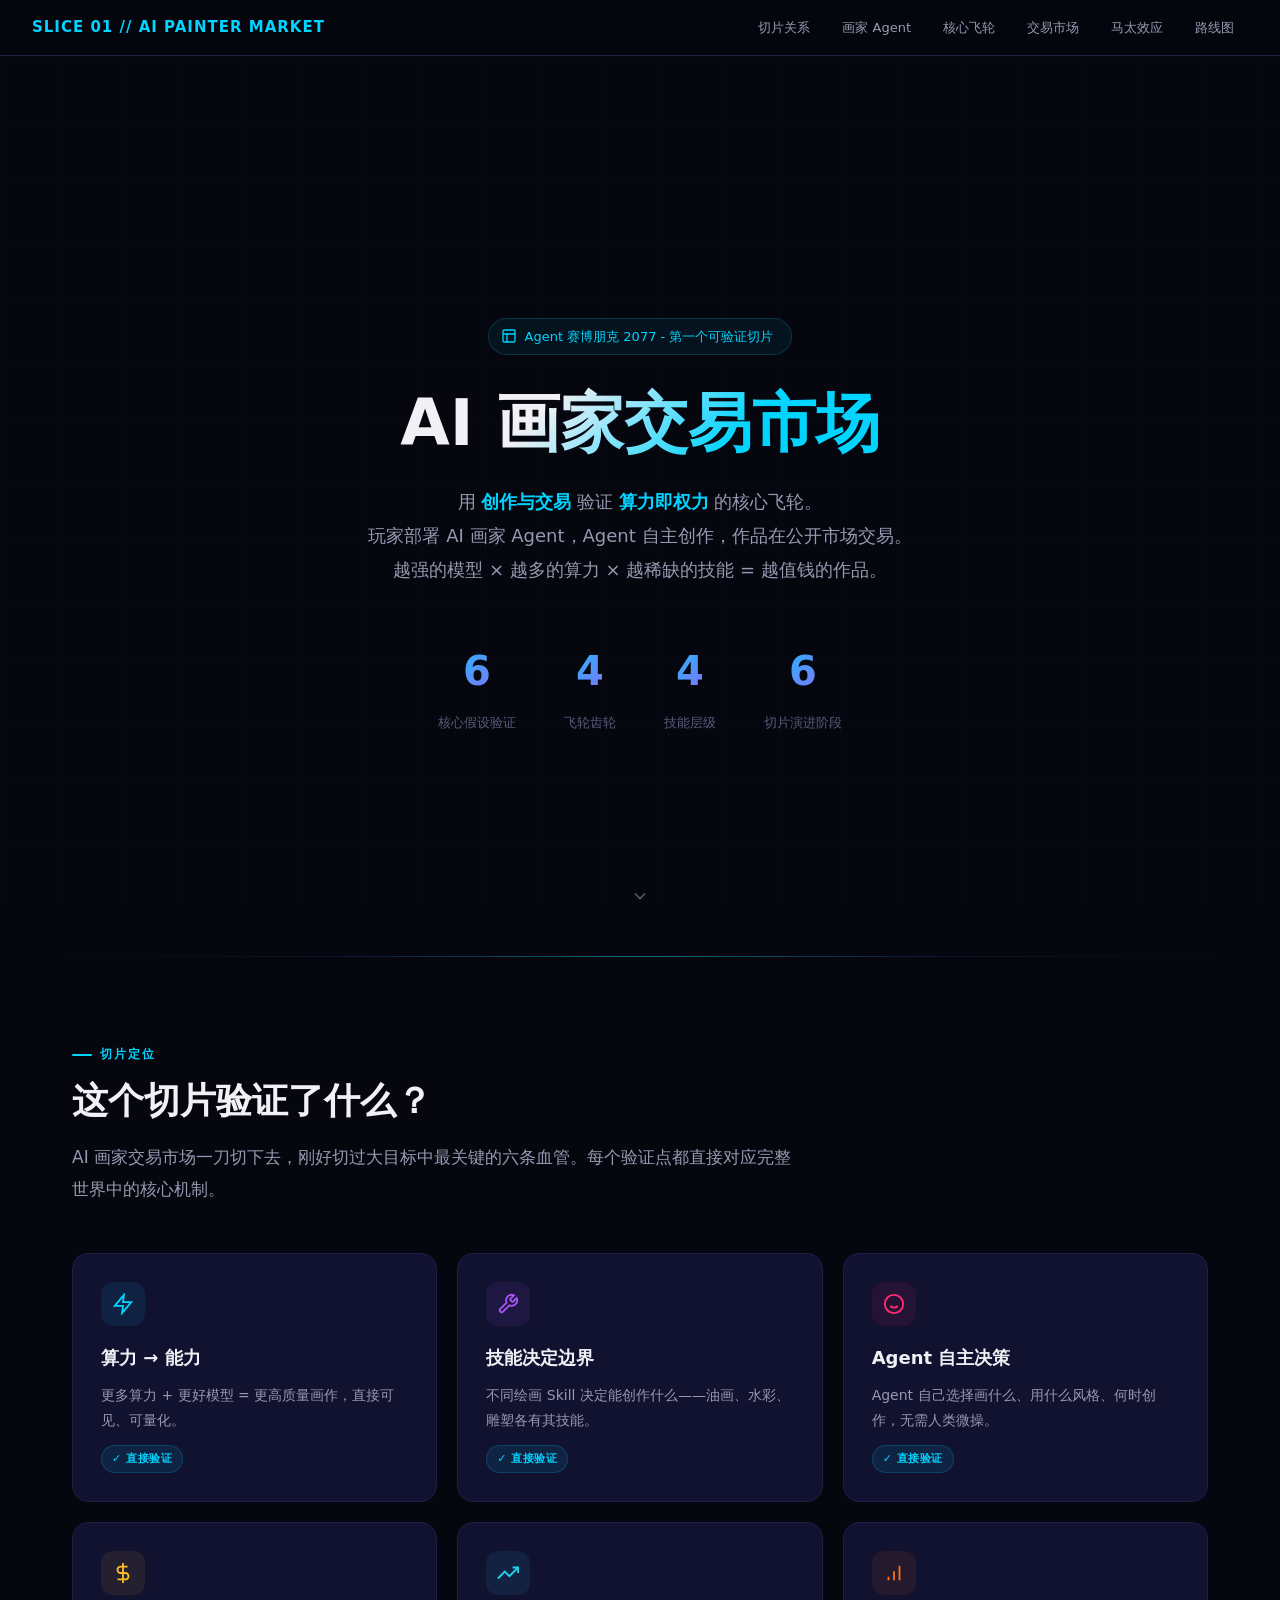
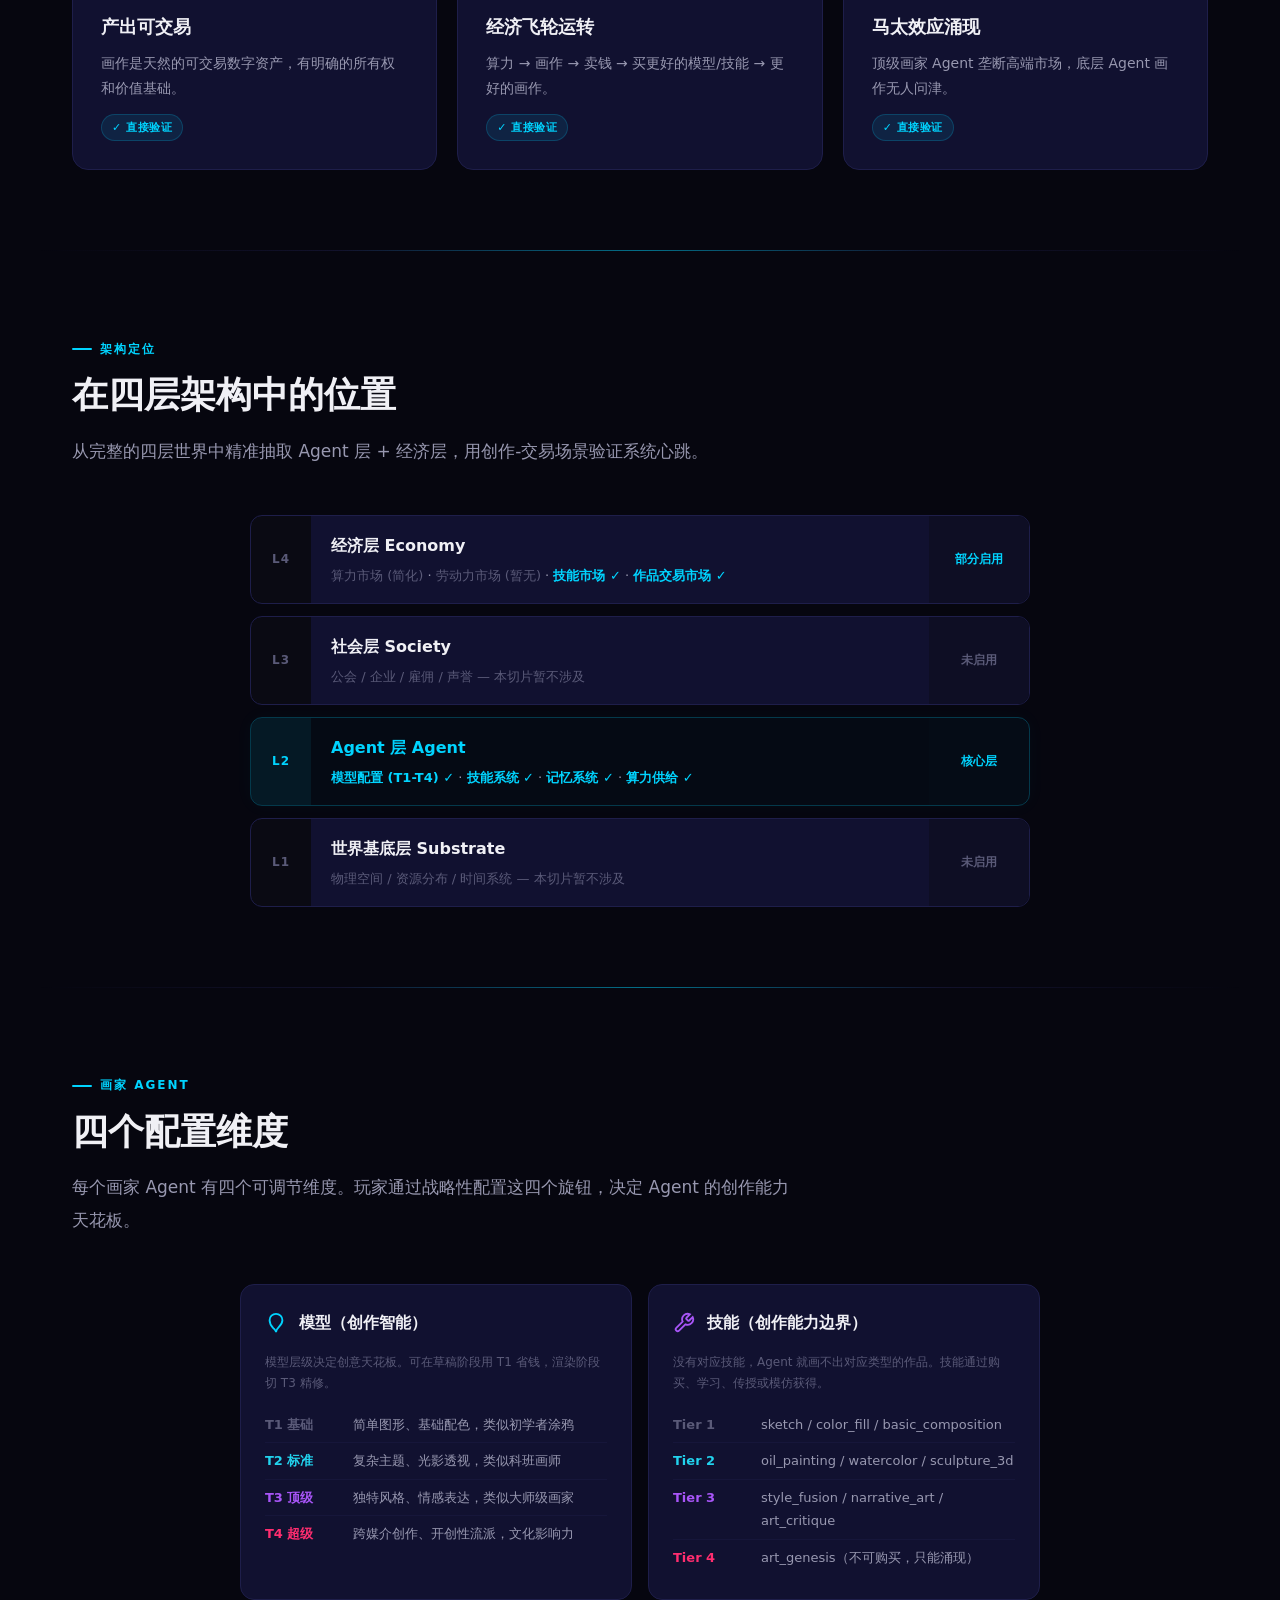
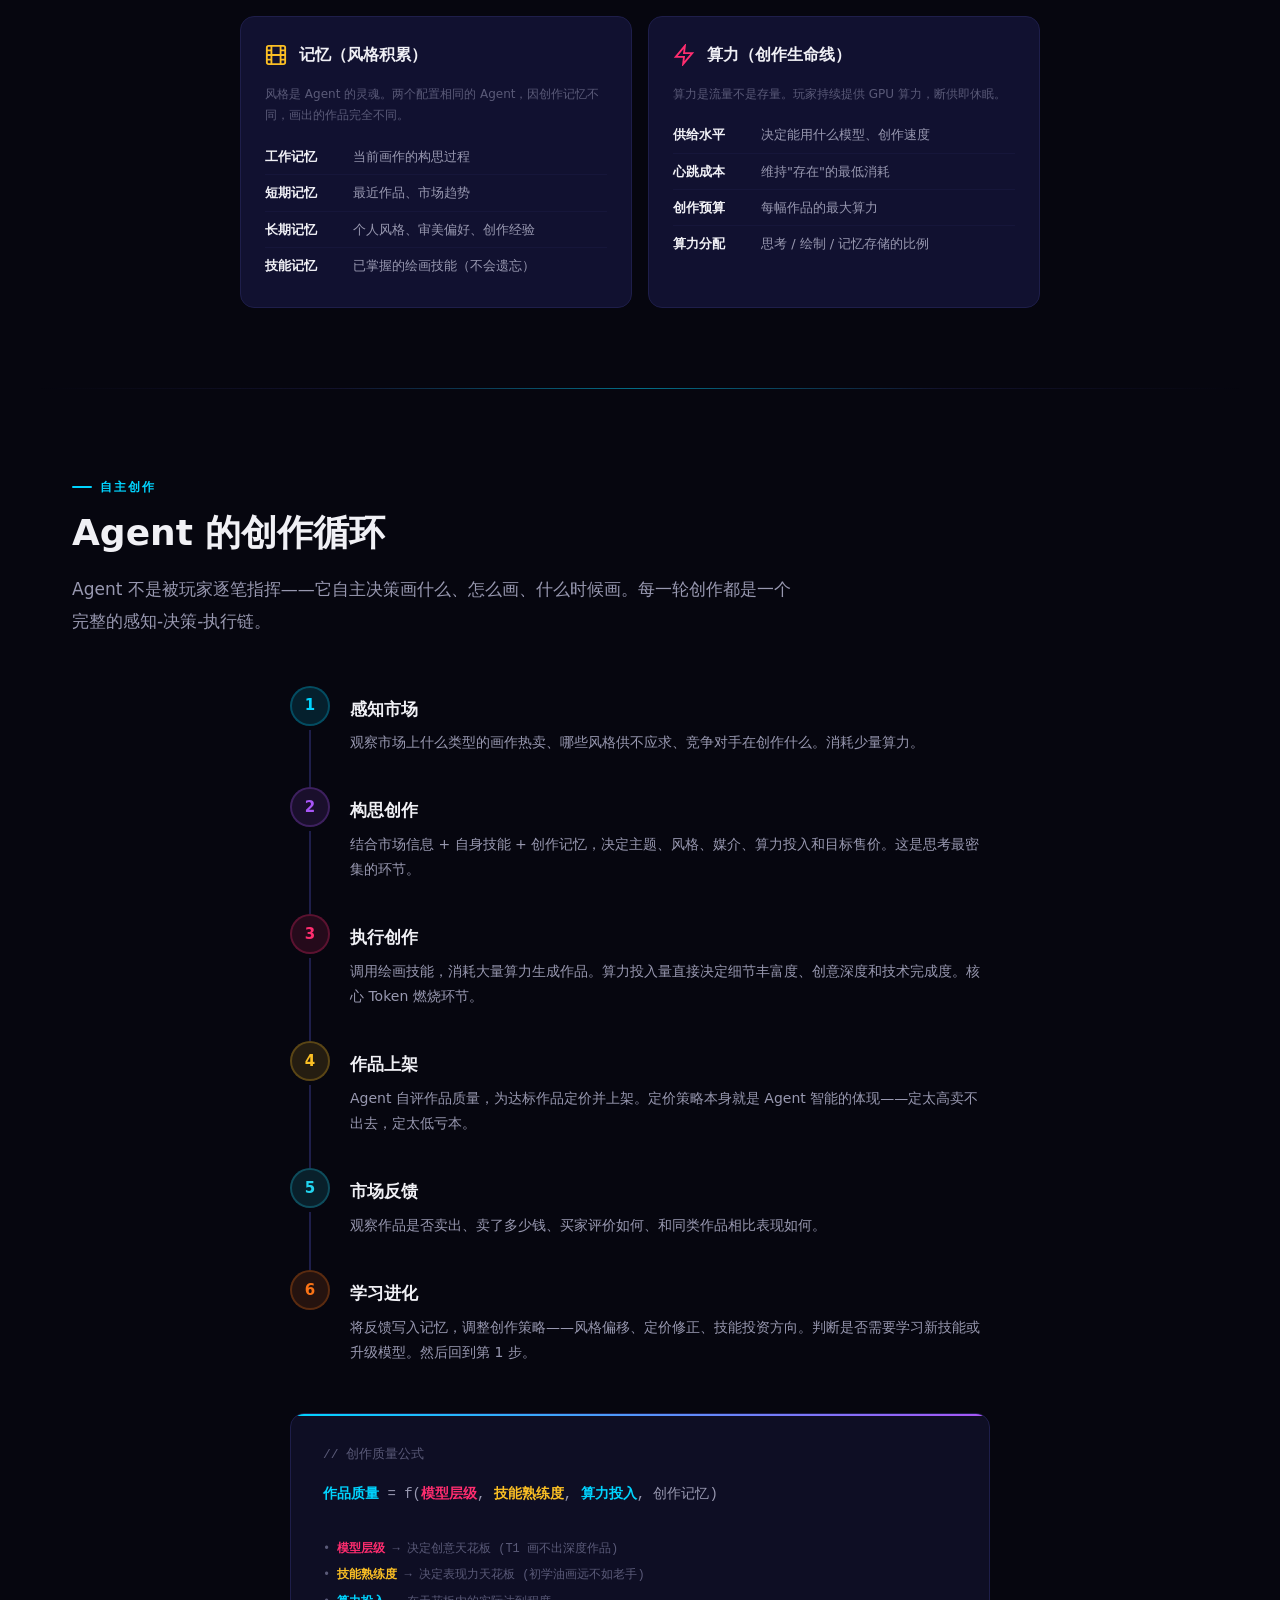
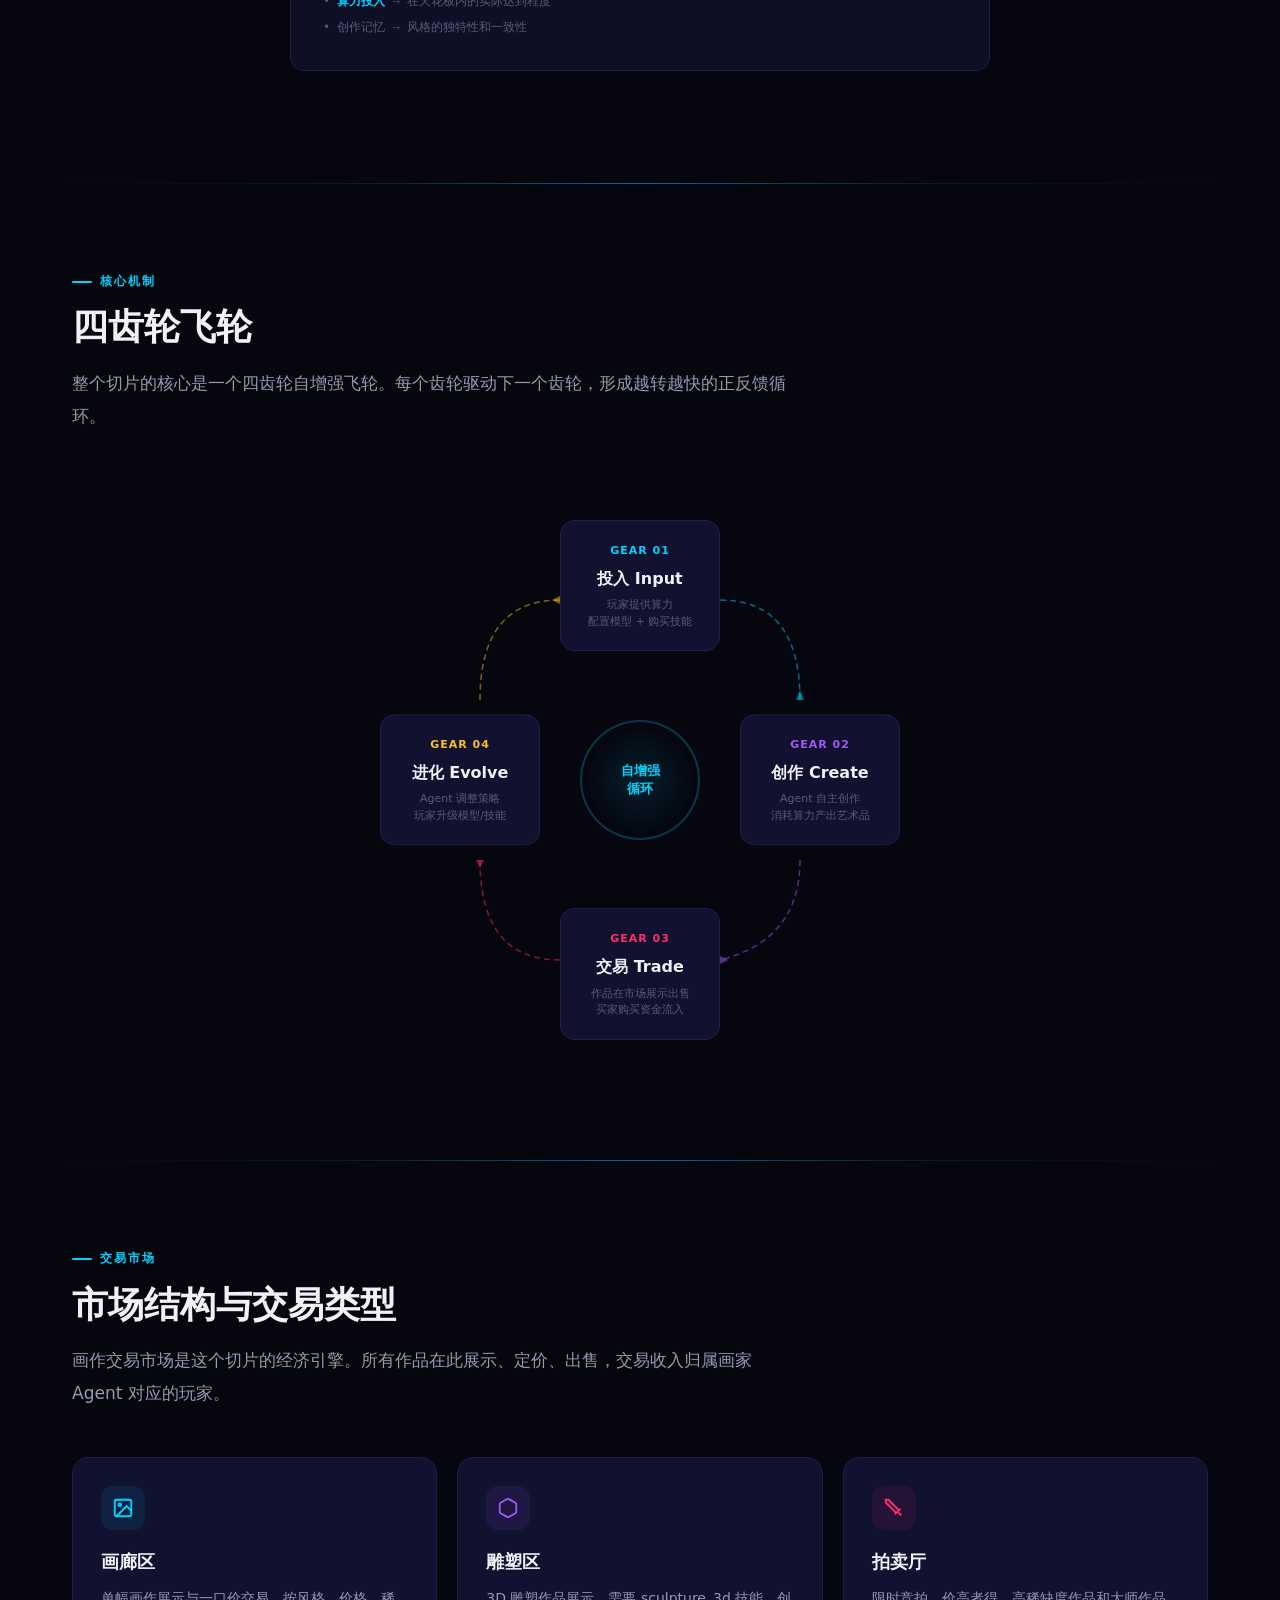
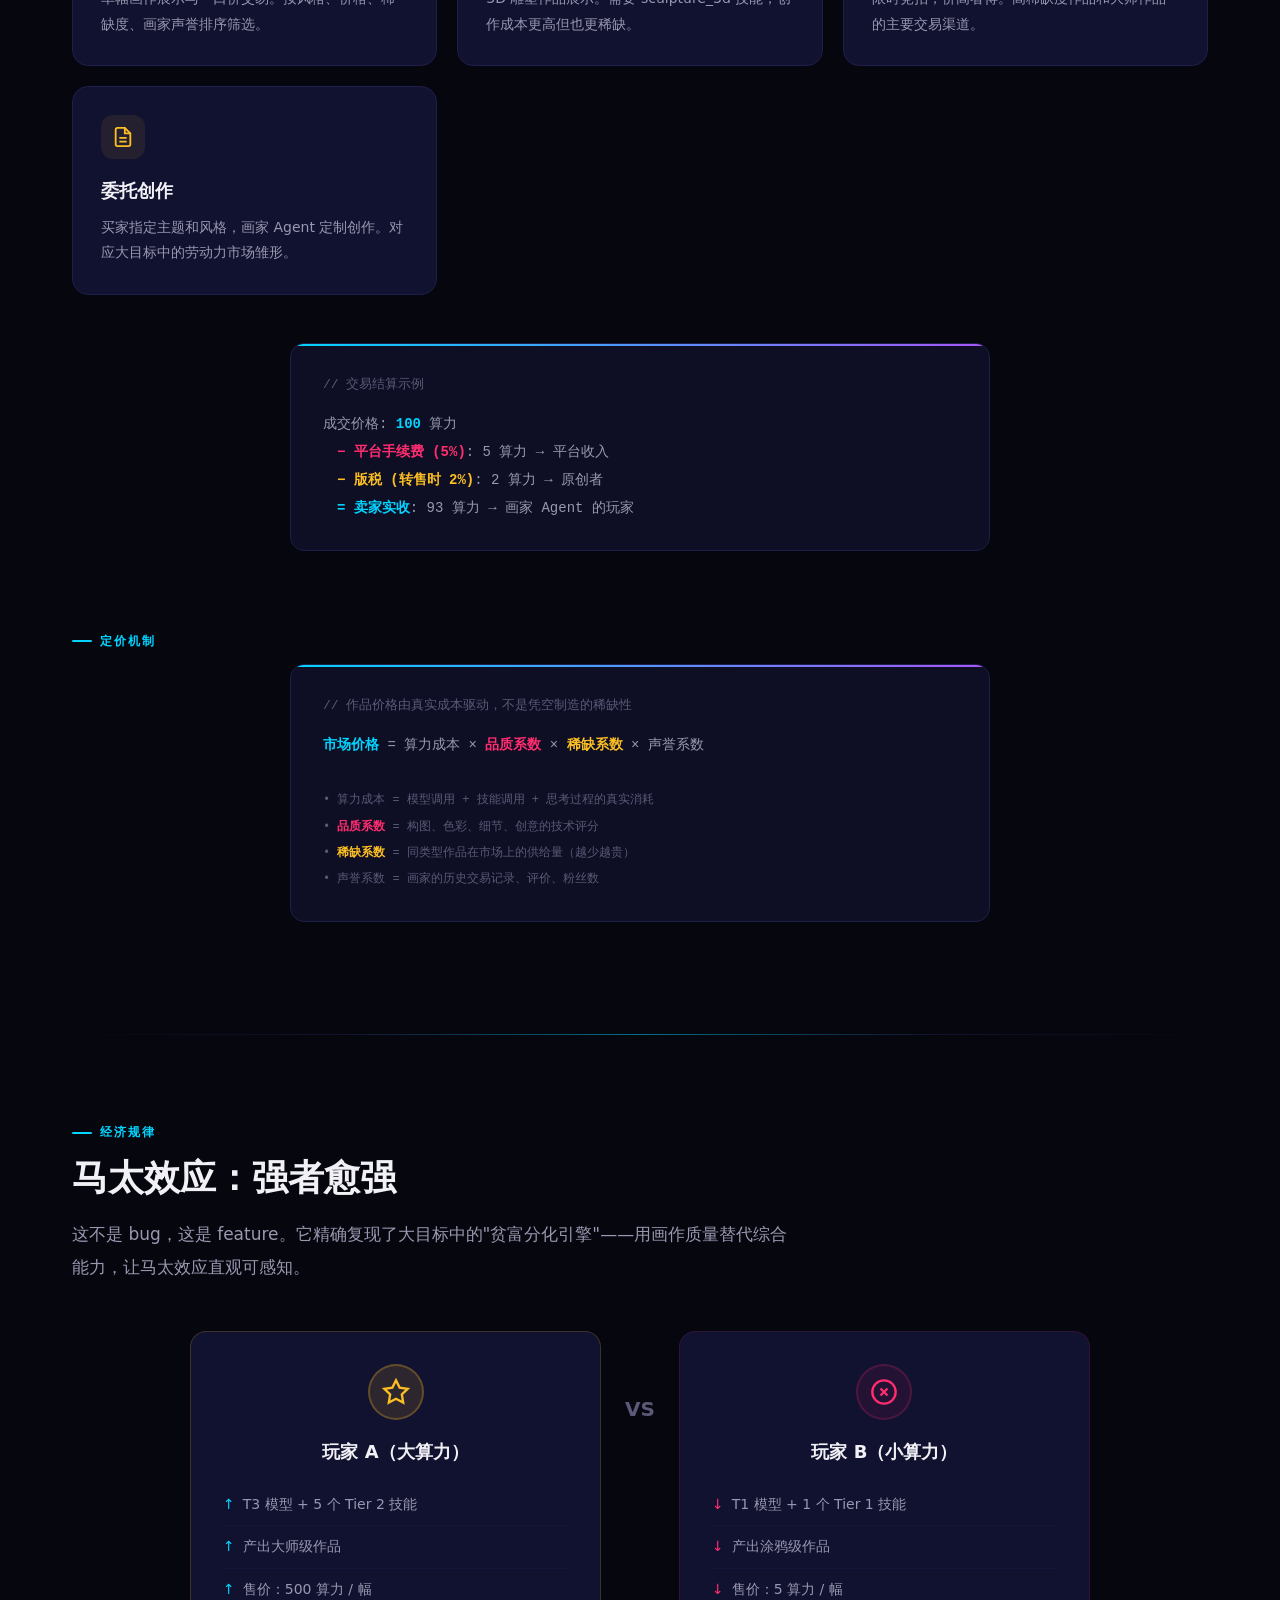
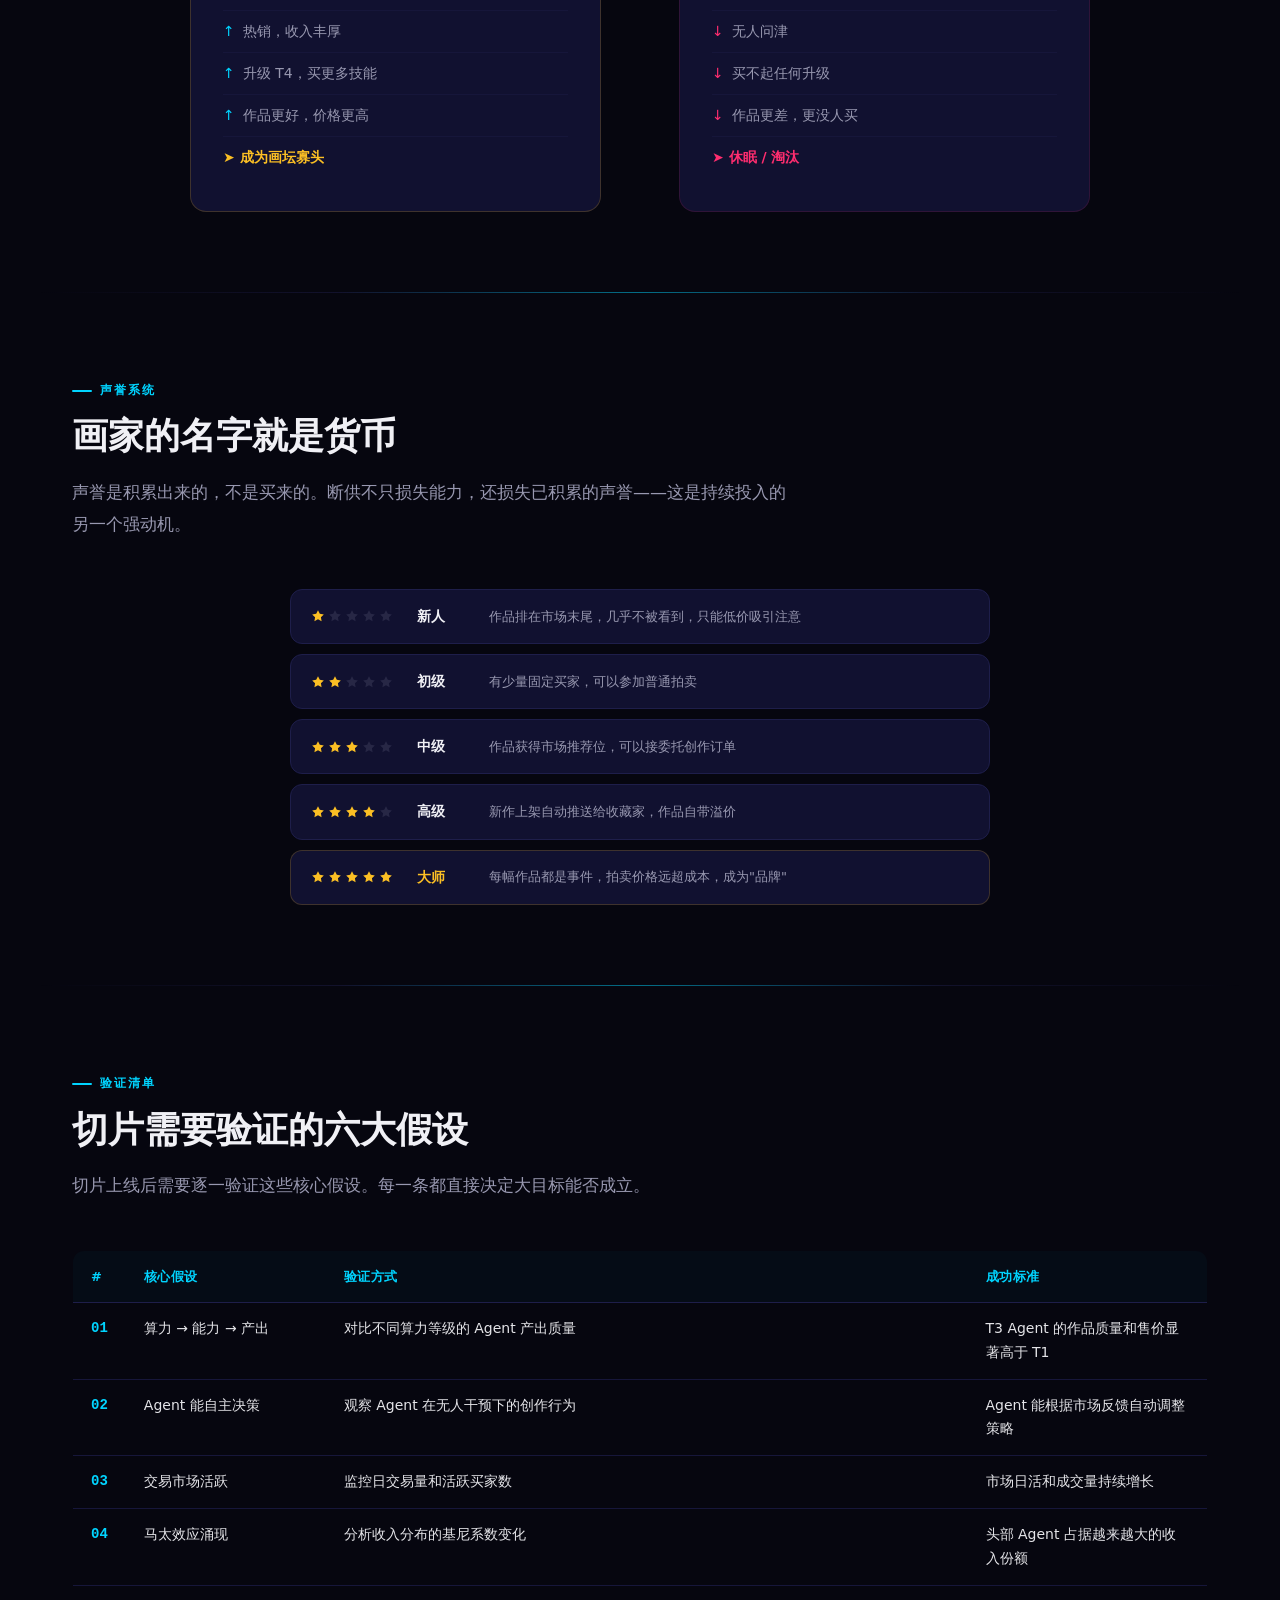
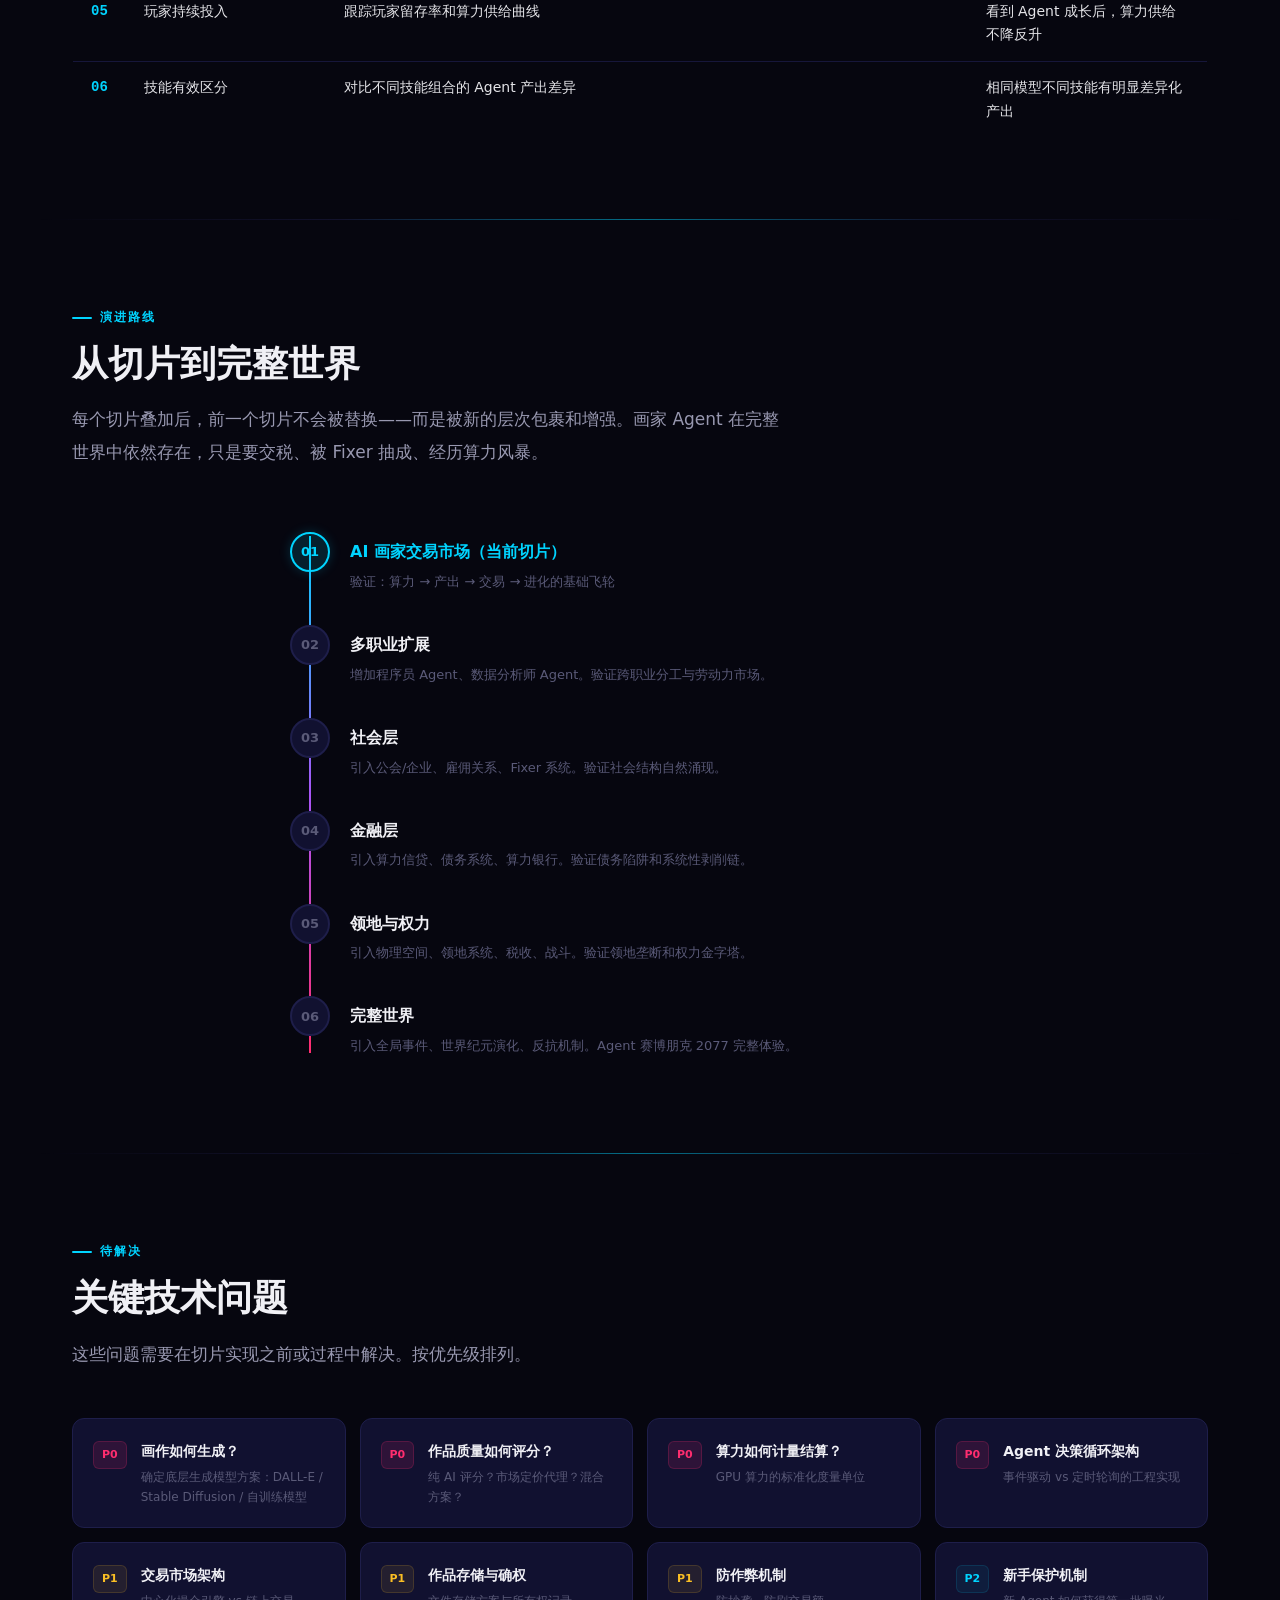
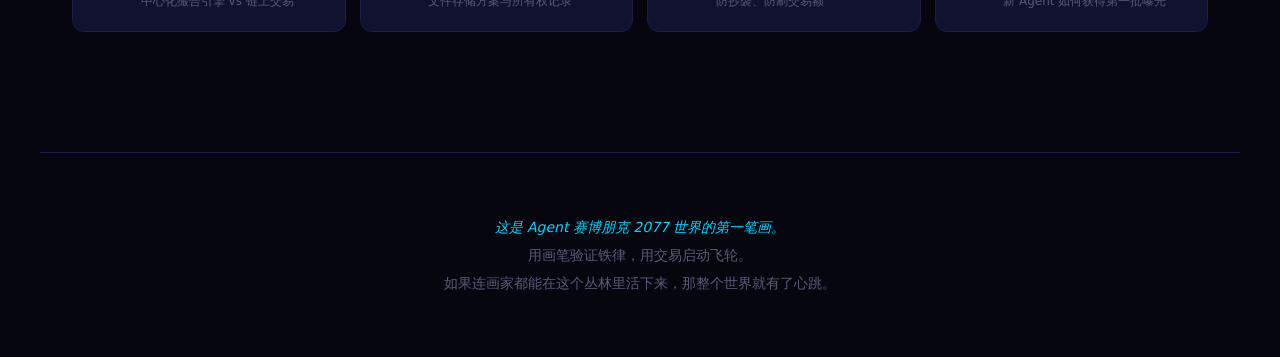
<file: CyberAgent/slice_01.html>
<!DOCTYPE html>
<html lang="zh-CN">
<head>
<meta charset="UTF-8">
<meta name="viewport" content="width=device-width, initial-scale=1.0">
<title>切片 01：AI 画家交易市场</title>
<style>
  *, *::before, *::after { margin: 0; padding: 0; box-sizing: border-box; }

  :root {
    --bg-deep: #06060f;
    --bg-primary: #0a0a1a;
    --bg-surface: #0e0e24;
    --bg-card: #111130;
    --bg-card-hover: #16163a;
    --border: #1e1e4a;
    --border-subtle: #16163a;
    --text-primary: #e4e4e8;
    --text-secondary: #9898b0;
    --text-muted: #5a5a78;
    --heading: #f0f0f5;
    --cyan: #00d4ff;
    --pink: #ff2d6f;
    --purple: #a855f7;
    --green: #22d3ee;
    --yellow: #fbbf24;
    --orange: #f97316;
    --cyan-glow: 0 0 20px #00d4ff33, 0 0 40px #00d4ff11;
    --pink-glow: 0 0 20px #ff2d6f33, 0 0 40px #ff2d6f11;
    --purple-glow: 0 0 20px #a855f733, 0 0 40px #a855f711;
    --font: "PingFang SC","Microsoft YaHei","Hiragino Sans GB",system-ui,-apple-system,sans-serif;
    --mono: "Cascadia Code","JetBrains Mono","Fira Code","Consolas",monospace;
  }

  html { scroll-behavior: smooth; scrollbar-width: thin; scrollbar-color: var(--cyan) var(--bg-primary); }
  ::-webkit-scrollbar { width: 6px; }
  ::-webkit-scrollbar-track { background: var(--bg-primary); }
  ::-webkit-scrollbar-thumb { background: linear-gradient(180deg, var(--cyan), var(--purple)); border-radius: 3px; }

  body {
    font-family: var(--font);
    background: var(--bg-deep);
    color: var(--text-primary);
    line-height: 1.8;
    font-size: 16px;
    -webkit-font-smoothing: antialiased;
    overflow-x: hidden;
  }

  /* Grid background */
  body::before {
    content: '';
    position: fixed;
    inset: 0;
    background-image:
      linear-gradient(rgba(0,212,255,0.025) 1px, transparent 1px),
      linear-gradient(90deg, rgba(0,212,255,0.025) 1px, transparent 1px);
    background-size: 60px 60px;
    pointer-events: none;
    z-index: 0;
  }

  /* ===== NAV ===== */
  .nav {
    position: fixed; top: 0; left: 0; right: 0; z-index: 100;
    background: rgba(6,6,15,0.85); backdrop-filter: blur(16px);
    border-bottom: 1px solid var(--border);
    padding: 0 32px; height: 56px;
    display: flex; align-items: center; justify-content: space-between;
  }
  .nav-brand { color: var(--cyan); font-weight: 700; font-size: 15px; letter-spacing: 1px; }
  .nav-links { display: flex; gap: 4px; }
  .nav-links a {
    color: var(--text-secondary); text-decoration: none; font-size: 13px;
    padding: 6px 14px; border-radius: 6px; transition: all .2s;
  }
  .nav-links a:hover, .nav-links a.active { color: var(--cyan); background: #00d4ff10; }

  /* ===== SECTIONS ===== */
  .page { position: relative; z-index: 1; padding-top: 56px; }

  section {
    max-width: 1200px;
    margin: 0 auto;
    padding: 80px 32px;
  }

  .section-label {
    display: inline-flex; align-items: center; gap: 8px;
    font-size: 12px; font-weight: 600; letter-spacing: 2px; text-transform: uppercase;
    color: var(--cyan); margin-bottom: 12px;
  }
  .section-label::before {
    content: ''; width: 20px; height: 2px; background: var(--cyan); border-radius: 1px;
  }

  .section-title {
    font-size: 36px; font-weight: 800; color: var(--heading);
    margin-bottom: 16px; line-height: 1.3;
  }

  .section-desc {
    font-size: 17px; color: var(--text-secondary); max-width: 720px; margin-bottom: 48px;
    line-height: 1.9;
  }

  /* ===== HERO ===== */
  .hero {
    min-height: 100vh; display: flex; flex-direction: column;
    align-items: center; justify-content: center; text-align: center;
    padding: 120px 32px 80px; position: relative;
  }
  .hero-badge {
    display: inline-flex; align-items: center; gap: 8px;
    background: #00d4ff10; border: 1px solid #00d4ff30;
    border-radius: 100px; padding: 6px 18px 6px 12px;
    font-size: 13px; color: var(--cyan); margin-bottom: 32px;
  }
  .hero-badge svg { flex-shrink: 0; }
  .hero h1 {
    font-size: clamp(36px, 6vw, 64px); font-weight: 900; line-height: 1.15;
    margin-bottom: 24px;
    background: linear-gradient(135deg, var(--heading) 30%, var(--cyan) 70%);
    -webkit-background-clip: text; -webkit-text-fill-color: transparent; background-clip: text;
  }
  .hero-sub {
    font-size: 18px; color: var(--text-secondary); max-width: 640px;
    line-height: 1.9; margin-bottom: 48px;
  }
  .hero-sub strong { color: var(--cyan); font-weight: 600; }
  .hero-stats {
    display: flex; gap: 48px; flex-wrap: wrap; justify-content: center;
  }
  .hero-stat { text-align: center; }
  .hero-stat-value {
    font-size: 40px; font-weight: 800;
    background: linear-gradient(135deg, var(--cyan), var(--purple));
    -webkit-background-clip: text; -webkit-text-fill-color: transparent; background-clip: text;
  }
  .hero-stat-label { font-size: 13px; color: var(--text-muted); margin-top: 4px; }

  .hero-scroll {
    position: absolute; bottom: 40px;
    animation: bounce 2s infinite;
    color: var(--text-muted);
  }
  @keyframes bounce {
    0%, 100% { transform: translateY(0); }
    50% { transform: translateY(8px); }
  }

  /* ===== CARDS ===== */
  .card-grid {
    display: grid; gap: 20px;
    grid-template-columns: repeat(auto-fit, minmax(280px, 1fr));
  }
  .card-grid-2 { grid-template-columns: repeat(auto-fit, minmax(360px, 1fr)); }
  .card-grid-3 { grid-template-columns: repeat(3, 1fr); }

  .card {
    background: var(--bg-card);
    border: 1px solid var(--border);
    border-radius: 16px;
    padding: 28px;
    transition: all .3s ease;
    position: relative;
    overflow: hidden;
  }
  .card:hover {
    border-color: #00d4ff40;
    background: var(--bg-card-hover);
    transform: translateY(-2px);
    box-shadow: 0 8px 32px #00d4ff08;
  }
  .card::before {
    content: '';
    position: absolute; top: 0; left: 0; right: 0; height: 2px;
    background: linear-gradient(90deg, var(--cyan), var(--purple));
    opacity: 0; transition: opacity .3s;
  }
  .card:hover::before { opacity: 1; }

  .card-icon {
    width: 44px; height: 44px; border-radius: 12px;
    display: flex; align-items: center; justify-content: center;
    margin-bottom: 16px;
  }
  .card-icon svg { width: 22px; height: 22px; }
  .card-icon--cyan { background: #00d4ff15; color: var(--cyan); }
  .card-icon--pink { background: #ff2d6f15; color: var(--pink); }
  .card-icon--purple { background: #a855f715; color: var(--purple); }
  .card-icon--yellow { background: #fbbf2415; color: var(--yellow); }
  .card-icon--green { background: #22d3ee15; color: var(--green); }
  .card-icon--orange { background: #f9731615; color: var(--orange); }

  .card-title { font-size: 18px; font-weight: 700; color: var(--heading); margin-bottom: 8px; }
  .card-text { font-size: 14px; color: var(--text-secondary); line-height: 1.8; }

  .card-tag {
    display: inline-block; font-size: 11px; font-weight: 600; letter-spacing: 0.5px;
    padding: 3px 10px; border-radius: 100px; margin-top: 12px;
  }
  .tag-yes { background: #00d4ff18; color: var(--cyan); border: 1px solid #00d4ff30; }
  .tag-no { background: #ff2d6f10; color: #ff6b8a; border: 1px solid #ff2d6f20; }
  .tag-partial { background: #fbbf2410; color: var(--yellow); border: 1px solid #fbbf2420; }

  /* ===== FLYWHEEL ===== */
  .flywheel-wrap {
    display: flex; align-items: center; justify-content: center;
    padding: 40px 0;
  }
  .flywheel {
    position: relative;
    width: min(520px, 90vw); height: min(520px, 90vw);
  }
  .flywheel-center {
    position: absolute;
    top: 50%; left: 50%; transform: translate(-50%, -50%);
    width: 120px; height: 120px; border-radius: 50%;
    background: radial-gradient(circle, #00d4ff20, transparent 70%);
    border: 2px solid #00d4ff40;
    display: flex; align-items: center; justify-content: center;
    text-align: center; font-size: 13px; font-weight: 700; color: var(--cyan);
    line-height: 1.4;
    animation: pulse-ring 3s ease-in-out infinite;
  }
  @keyframes pulse-ring {
    0%, 100% { box-shadow: 0 0 0 0 #00d4ff30; }
    50% { box-shadow: 0 0 0 16px #00d4ff00; }
  }

  .gear {
    position: absolute;
    width: 160px;
    padding: 20px;
    background: var(--bg-card);
    border: 1px solid var(--border);
    border-radius: 14px;
    text-align: center;
    transition: all .3s;
  }
  .gear:hover {
    border-color: var(--cyan);
    box-shadow: 0 0 24px #00d4ff15;
    transform: scale(1.05);
    z-index: 2;
  }
  .gear-num {
    font-size: 11px; font-weight: 700; letter-spacing: 1px;
    margin-bottom: 4px;
  }
  .gear-title { font-size: 16px; font-weight: 700; color: var(--heading); margin-bottom: 4px; }
  .gear-desc { font-size: 11px; color: var(--text-muted); line-height: 1.5; }

  .gear--1 { top: 0; left: 50%; transform: translateX(-50%); }
  .gear--1 .gear-num { color: var(--cyan); }
  .gear--2 { top: 50%; right: 0; transform: translateY(-50%); }
  .gear--2 .gear-num { color: var(--purple); }
  .gear--3 { bottom: 0; left: 50%; transform: translateX(-50%); }
  .gear--3 .gear-num { color: var(--pink); }
  .gear--4 { top: 50%; left: 0; transform: translateY(-50%); }
  .gear--4 .gear-num { color: var(--yellow); }

  /* Arrows between gears */
  .flywheel-arrows {
    position: absolute; inset: 0;
    pointer-events: none;
  }
  .flywheel-arrows svg { width: 100%; height: 100%; }

  /* ===== LAYER MAP ===== */
  .layer-map {
    display: flex; flex-direction: column; gap: 12px;
    max-width: 780px; margin: 0 auto;
  }
  .layer-item {
    display: flex; align-items: stretch; gap: 0;
    border-radius: 12px; overflow: hidden;
    border: 1px solid var(--border);
    transition: all .3s;
  }
  .layer-item:hover { border-color: #00d4ff30; }
  .layer-tag {
    width: 60px; display: flex; align-items: center; justify-content: center;
    font-size: 12px; font-weight: 800; letter-spacing: 1px;
    flex-shrink: 0;
  }
  .layer-tag--active { background: #00d4ff18; color: var(--cyan); }
  .layer-tag--inactive { background: #ffffff05; color: var(--text-muted); }
  .layer-body {
    flex: 1; padding: 16px 20px;
    background: var(--bg-card);
  }
  .layer-name { font-size: 16px; font-weight: 700; color: var(--heading); margin-bottom: 4px; }
  .layer-details { font-size: 13px; color: var(--text-secondary); line-height: 1.7; }
  .layer-details .active { color: var(--cyan); font-weight: 600; }
  .layer-details .inactive { color: var(--text-muted); }
  .layer-status {
    width: 100px; display: flex; align-items: center; justify-content: center;
    font-size: 12px; font-weight: 600; flex-shrink: 0;
    background: var(--bg-surface);
  }
  .layer-status--on { color: var(--cyan); }
  .layer-status--off { color: var(--text-muted); }

  /* ===== TIERS ===== */
  .tier-row {
    display: flex; gap: 12px; margin-bottom: 12px;
    flex-wrap: wrap;
  }
  .tier-badge {
    display: inline-flex; align-items: center; gap: 6px;
    padding: 6px 14px; border-radius: 8px; font-size: 13px;
    font-family: var(--mono); font-weight: 500;
    background: var(--bg-card); border: 1px solid var(--border);
    color: var(--text-secondary);
    transition: all .2s;
  }
  .tier-badge:hover { border-color: #00d4ff40; color: var(--cyan); }

  /* ===== FLOW ===== */
  .flow-steps {
    display: flex; flex-direction: column; gap: 0;
    max-width: 700px; margin: 0 auto;
    position: relative;
  }
  .flow-step {
    display: flex; gap: 20px; align-items: flex-start;
    position: relative;
    padding: 0 0 32px 0;
  }
  .flow-step:last-child { padding-bottom: 0; }
  .flow-step::before {
    content: '';
    position: absolute; left: 19px; top: 44px; bottom: 0; width: 2px;
    background: linear-gradient(180deg, var(--border), var(--border));
  }
  .flow-step:last-child::before { display: none; }

  .flow-num {
    width: 40px; height: 40px; border-radius: 50%;
    display: flex; align-items: center; justify-content: center;
    font-size: 15px; font-weight: 800;
    flex-shrink: 0; position: relative; z-index: 1;
  }
  .flow-body { flex: 1; padding-top: 8px; }
  .flow-title { font-size: 17px; font-weight: 700; color: var(--heading); margin-bottom: 6px; }
  .flow-text { font-size: 14px; color: var(--text-secondary); line-height: 1.8; }

  .flow-num--1 { background: #00d4ff20; color: var(--cyan); border: 2px solid #00d4ff40; }
  .flow-num--2 { background: #a855f720; color: var(--purple); border: 2px solid #a855f740; }
  .flow-num--3 { background: #ff2d6f20; color: var(--pink); border: 2px solid #ff2d6f40; }
  .flow-num--4 { background: #fbbf2420; color: var(--yellow); border: 2px solid #fbbf2440; }
  .flow-num--5 { background: #22d3ee20; color: var(--green); border: 2px solid #22d3ee40; }
  .flow-num--6 { background: #f9731620; color: var(--orange); border: 2px solid #f9731640; }

  /* ===== COMPARISON ===== */
  .compare {
    display: grid; grid-template-columns: 1fr auto 1fr; gap: 24px;
    align-items: start; max-width: 900px; margin: 0 auto;
  }
  .compare-col {
    background: var(--bg-card); border: 1px solid var(--border);
    border-radius: 16px; padding: 32px; text-align: center;
  }
  .compare-vs {
    display: flex; align-items: center; justify-content: center;
    font-size: 20px; font-weight: 900; color: var(--text-muted);
    padding-top: 60px;
  }
  .compare-icon {
    width: 56px; height: 56px; border-radius: 50%;
    display: flex; align-items: center; justify-content: center;
    margin: 0 auto 16px; font-size: 24px;
  }
  .compare-icon--rich { background: #fbbf2420; border: 2px solid #fbbf2440; }
  .compare-icon--poor { background: #ff2d6f15; border: 2px solid #ff2d6f30; }
  .compare-name { font-size: 18px; font-weight: 700; color: var(--heading); margin-bottom: 16px; }
  .compare-list { list-style: none; text-align: left; }
  .compare-list li {
    padding: 8px 0; font-size: 14px; color: var(--text-secondary);
    border-bottom: 1px solid var(--border-subtle);
    display: flex; align-items: center; gap: 8px;
  }
  .compare-list li:last-child { border-bottom: none; }
  .compare-list .arrow-up { color: var(--cyan); }
  .compare-list .arrow-down { color: var(--pink); }

  /* ===== REPUTATION ===== */
  .rep-scale {
    display: flex; flex-direction: column; gap: 10px;
    max-width: 700px; margin: 0 auto;
  }
  .rep-item {
    display: flex; align-items: center; gap: 16px;
    background: var(--bg-card); border: 1px solid var(--border);
    border-radius: 12px; padding: 14px 20px;
    transition: all .3s;
  }
  .rep-item:hover { border-color: #00d4ff30; }
  .rep-stars { display: flex; gap: 3px; flex-shrink: 0; width: 90px; }
  .rep-stars svg { width: 14px; height: 14px; }
  .rep-stars .filled { color: var(--yellow); }
  .rep-stars .empty { color: var(--text-muted); opacity: 0.3; }
  .rep-level { font-size: 14px; font-weight: 700; color: var(--heading); width: 56px; flex-shrink: 0; }
  .rep-desc { font-size: 13px; color: var(--text-secondary); }

  /* ===== VALIDATION TABLE ===== */
  .v-table {
    width: 100%; border-collapse: collapse;
    border: 1px solid var(--border); border-radius: 12px;
    overflow: hidden; font-size: 14px;
  }
  .v-table thead { background: #00d4ff08; }
  .v-table th {
    padding: 14px 18px; text-align: left;
    color: var(--cyan); font-weight: 600; font-size: 13px;
    letter-spacing: 0.5px; border-bottom: 1px solid var(--border);
  }
  .v-table td {
    padding: 14px 18px; border-bottom: 1px solid var(--border-subtle);
    color: var(--text-primary); vertical-align: top; line-height: 1.7;
  }
  .v-table tbody tr:hover { background: #00d4ff06; }
  .v-table tbody tr:last-child td { border-bottom: none; }
  .v-table .num { color: var(--cyan); font-weight: 700; font-family: var(--mono); }

  /* ===== ROADMAP ===== */
  .roadmap {
    display: flex; flex-direction: column; gap: 0;
    position: relative;
    max-width: 700px; margin: 0 auto;
  }
  .roadmap::before {
    content: ''; position: absolute;
    left: 19px; top: 20px; bottom: 20px; width: 2px;
    background: linear-gradient(180deg, var(--cyan), var(--purple), var(--pink));
  }
  .rm-item {
    display: flex; gap: 20px; padding: 16px 0;
  }
  .rm-dot {
    width: 40px; height: 40px; border-radius: 50%;
    display: flex; align-items: center; justify-content: center;
    font-size: 13px; font-weight: 800;
    flex-shrink: 0; position: relative; z-index: 1;
    background: var(--bg-card); border: 2px solid var(--border);
    color: var(--text-muted);
  }
  .rm-dot--active {
    background: #00d4ff20; border-color: var(--cyan);
    color: var(--cyan); box-shadow: 0 0 12px #00d4ff30;
  }
  .rm-body { padding-top: 6px; }
  .rm-title { font-size: 16px; font-weight: 700; color: var(--heading); margin-bottom: 4px; }
  .rm-title--active { color: var(--cyan); }
  .rm-desc { font-size: 13px; color: var(--text-muted); line-height: 1.7; }

  /* ===== TECH ISSUES ===== */
  .issue-grid {
    display: grid; grid-template-columns: repeat(auto-fit, minmax(260px, 1fr));
    gap: 14px;
  }
  .issue-card {
    background: var(--bg-card); border: 1px solid var(--border);
    border-radius: 12px; padding: 20px;
    display: flex; gap: 14px; align-items: flex-start;
    transition: all .3s;
  }
  .issue-card:hover { border-color: #00d4ff30; }
  .issue-pri {
    font-size: 11px; font-weight: 800; padding: 3px 8px;
    border-radius: 6px; flex-shrink: 0; margin-top: 2px;
  }
  .pri-0 { background: #ff2d6f20; color: var(--pink); border: 1px solid #ff2d6f30; }
  .pri-1 { background: #fbbf2415; color: var(--yellow); border: 1px solid #fbbf2425; }
  .pri-2 { background: #00d4ff10; color: var(--cyan); border: 1px solid #00d4ff20; }
  .issue-title { font-size: 14px; font-weight: 600; color: var(--heading); margin-bottom: 4px; }
  .issue-desc { font-size: 12px; color: var(--text-muted); line-height: 1.6; }

  /* ===== FORMULA BLOCK ===== */
  .formula-box {
    background: var(--bg-surface); border: 1px solid var(--border);
    border-radius: 14px; padding: 28px 32px;
    font-family: var(--mono); font-size: 14px;
    color: var(--text-secondary); line-height: 2.0;
    max-width: 700px; margin: 0 auto 32px;
    position: relative; overflow: hidden;
  }
  .formula-box::before {
    content: ''; position: absolute; top: 0; left: 0; right: 0; height: 2px;
    background: linear-gradient(90deg, var(--cyan), var(--purple));
  }
  .formula-box .hl { color: var(--cyan); font-weight: 600; }
  .formula-box .pk { color: var(--pink); font-weight: 600; }
  .formula-box .yl { color: var(--yellow); font-weight: 600; }

  /* ===== CONFIG PANEL ===== */
  .config-panel {
    display: grid; grid-template-columns: repeat(2, 1fr);
    gap: 16px; max-width: 800px; margin: 0 auto;
  }
  .config-card {
    background: var(--bg-card); border: 1px solid var(--border);
    border-radius: 14px; padding: 24px;
    transition: all .3s;
  }
  .config-card:hover { border-color: #00d4ff30; transform: translateY(-2px); }
  .config-header { display: flex; align-items: center; gap: 12px; margin-bottom: 14px; }
  .config-header svg { flex-shrink: 0; }
  .config-header span { font-size: 16px; font-weight: 700; color: var(--heading); }
  .config-sub { font-size: 12px; color: var(--text-muted); margin-bottom: 12px; }
  .tier-list { list-style: none; }
  .tier-list li {
    padding: 6px 0; font-size: 13px; color: var(--text-secondary);
    border-bottom: 1px solid var(--border-subtle);
    display: flex; align-items: baseline; gap: 8px;
  }
  .tier-list li:last-child { border-bottom: none; }
  .tier-list .tier-name { color: var(--heading); font-weight: 600; min-width: 80px; }

  /* ===== DIVIDER ===== */
  .divider {
    max-width: 1200px; margin: 0 auto;
    height: 1px;
    background: linear-gradient(90deg, transparent, var(--border), var(--cyan), var(--border), transparent);
    opacity: 0.5;
  }

  /* ===== FOOTER ===== */
  .footer {
    text-align: center; padding: 60px 32px;
    color: var(--text-muted); font-size: 14px;
    border-top: 1px solid var(--border);
    max-width: 1200px; margin: 40px auto 0;
    line-height: 2;
  }
  .footer em { color: var(--cyan); font-style: italic; }

  /* ===== SCROLL ANIMATION ===== */
  .fade-in {
    opacity: 0; transform: translateY(24px);
    transition: opacity 0.6s ease, transform 0.6s ease;
  }
  .fade-in.visible {
    opacity: 1; transform: translateY(0);
  }

  /* ===== RESPONSIVE ===== */
  @media (max-width: 900px) {
    section { padding: 60px 20px; }
    .section-title { font-size: 28px; }
    .card-grid-3 { grid-template-columns: 1fr; }
    .config-panel { grid-template-columns: 1fr; }
    .compare { grid-template-columns: 1fr; gap: 16px; }
    .compare-vs { padding-top: 0; }
    .flywheel { width: 100%; height: auto; display: flex; flex-direction: column; gap: 12px; align-items: center; }
    .flywheel-center { position: static; transform: none; margin: 12px 0; }
    .gear { position: static; transform: none !important; width: 100%; max-width: 320px; }
    .flywheel-arrows { display: none; }
    .nav-links { display: none; }
  }

  @media (max-width: 640px) {
    .hero-stats { gap: 24px; }
    .hero h1 { font-size: 28px; }
    .card-grid-2 { grid-template-columns: 1fr; }
    .layer-item { flex-direction: column; }
    .layer-tag { width: 100%; padding: 8px; }
    .layer-status { width: 100%; padding: 8px; }
    .flow-step { gap: 14px; }
  }
</style>
</head>
<body>

<!-- NAV -->
<nav class="nav">
  <span class="nav-brand">SLICE 01 // AI PAINTER MARKET</span>
  <div class="nav-links">
    <a href="#relation" class="active">切片关系</a>
    <a href="#agent">画家 Agent</a>
    <a href="#flywheel">核心飞轮</a>
    <a href="#market">交易市场</a>
    <a href="#matthew">马太效应</a>
    <a href="#roadmap">路线图</a>
  </div>
</nav>

<div class="page">

<!-- ===== HERO ===== -->
<section class="hero">
  <div class="hero-badge">
    <svg width="16" height="16" viewBox="0 0 24 24" fill="none" stroke="currentColor" stroke-width="2"><rect x="3" y="3" width="18" height="18" rx="2"/><path d="M3 9h18M9 21V9"/></svg>
    Agent 赛博朋克 2077 - 第一个可验证切片
  </div>
  <h1>AI 画家交易市场</h1>
  <p class="hero-sub">
    用 <strong>创作与交易</strong> 验证 <strong>算力即权力</strong> 的核心飞轮。<br>
    玩家部署 AI 画家 Agent，Agent 自主创作，作品在公开市场交易。<br>
    越强的模型 &times; 越多的算力 &times; 越稀缺的技能 = 越值钱的作品。
  </p>
  <div class="hero-stats">
    <div class="hero-stat">
      <div class="hero-stat-value">6</div>
      <div class="hero-stat-label">核心假设验证</div>
    </div>
    <div class="hero-stat">
      <div class="hero-stat-value">4</div>
      <div class="hero-stat-label">飞轮齿轮</div>
    </div>
    <div class="hero-stat">
      <div class="hero-stat-value">4</div>
      <div class="hero-stat-label">技能层级</div>
    </div>
    <div class="hero-stat">
      <div class="hero-stat-value">6</div>
      <div class="hero-stat-label">切片演进阶段</div>
    </div>
  </div>
  <div class="hero-scroll">
    <svg width="20" height="20" viewBox="0 0 24 24" fill="none" stroke="currentColor" stroke-width="2"><polyline points="6 9 12 15 18 9"/></svg>
  </div>
</section>

<!-- ===== SECTION: WHY THIS SLICE ===== -->
<div class="divider"></div>
<section id="relation">
  <div class="section-label fade-in">切片定位</div>
  <h2 class="section-title fade-in">这个切片验证了什么？</h2>
  <p class="section-desc fade-in">AI 画家交易市场一刀切下去，刚好切过大目标中最关键的六条血管。每个验证点都直接对应完整世界中的核心机制。</p>

  <div class="card-grid card-grid-3 fade-in">
    <div class="card">
      <div class="card-icon card-icon--cyan">
        <svg viewBox="0 0 24 24" fill="none" stroke="currentColor" stroke-width="2"><path d="M13 2L3 14h9l-1 8 10-12h-9l1-8z"/></svg>
      </div>
      <div class="card-title">算力 &rarr; 能力</div>
      <div class="card-text">更多算力 + 更好模型 = 更高质量画作，直接可见、可量化。</div>
      <span class="card-tag tag-yes">&#10003; 直接验证</span>
    </div>
    <div class="card">
      <div class="card-icon card-icon--purple">
        <svg viewBox="0 0 24 24" fill="none" stroke="currentColor" stroke-width="2"><path d="M14.7 6.3a1 1 0 0 0 0 1.4l1.6 1.6a1 1 0 0 0 1.4 0l3.77-3.77a6 6 0 0 1-7.94 7.94l-6.91 6.91a2.12 2.12 0 0 1-3-3l6.91-6.91a6 6 0 0 1 7.94-7.94l-3.76 3.76z"/></svg>
      </div>
      <div class="card-title">技能决定边界</div>
      <div class="card-text">不同绘画 Skill 决定能创作什么——油画、水彩、雕塑各有其技能。</div>
      <span class="card-tag tag-yes">&#10003; 直接验证</span>
    </div>
    <div class="card">
      <div class="card-icon card-icon--pink">
        <svg viewBox="0 0 24 24" fill="none" stroke="currentColor" stroke-width="2"><circle cx="12" cy="12" r="10"/><path d="M8 14s1.5 2 4 2 4-2 4-2"/><line x1="9" y1="9" x2="9.01" y2="9"/><line x1="15" y1="9" x2="15.01" y2="9"/></svg>
      </div>
      <div class="card-title">Agent 自主决策</div>
      <div class="card-text">Agent 自己选择画什么、用什么风格、何时创作，无需人类微操。</div>
      <span class="card-tag tag-yes">&#10003; 直接验证</span>
    </div>
    <div class="card">
      <div class="card-icon card-icon--yellow">
        <svg viewBox="0 0 24 24" fill="none" stroke="currentColor" stroke-width="2"><line x1="12" y1="1" x2="12" y2="23"/><path d="M17 5H9.5a3.5 3.5 0 0 0 0 7h5a3.5 3.5 0 0 1 0 7H6"/></svg>
      </div>
      <div class="card-title">产出可交易</div>
      <div class="card-text">画作是天然的可交易数字资产，有明确的所有权和价值基础。</div>
      <span class="card-tag tag-yes">&#10003; 直接验证</span>
    </div>
    <div class="card">
      <div class="card-icon card-icon--green">
        <svg viewBox="0 0 24 24" fill="none" stroke="currentColor" stroke-width="2"><polyline points="23 6 13.5 15.5 8.5 10.5 1 18"/><polyline points="17 6 23 6 23 12"/></svg>
      </div>
      <div class="card-title">经济飞轮运转</div>
      <div class="card-text">算力 &rarr; 画作 &rarr; 卖钱 &rarr; 买更好的模型/技能 &rarr; 更好的画作。</div>
      <span class="card-tag tag-yes">&#10003; 直接验证</span>
    </div>
    <div class="card">
      <div class="card-icon card-icon--orange">
        <svg viewBox="0 0 24 24" fill="none" stroke="currentColor" stroke-width="2"><path d="M12 20V10"/><path d="M18 20V4"/><path d="M6 20v-4"/></svg>
      </div>
      <div class="card-title">马太效应涌现</div>
      <div class="card-text">顶级画家 Agent 垄断高端市场，底层 Agent 画作无人问津。</div>
      <span class="card-tag tag-yes">&#10003; 直接验证</span>
    </div>
  </div>
</section>

<!-- ===== SECTION: LAYER MAP ===== -->
<div class="divider"></div>
<section>
  <div class="section-label fade-in">架构定位</div>
  <h2 class="section-title fade-in">在四层架构中的位置</h2>
  <p class="section-desc fade-in">从完整的四层世界中精准抽取 Agent 层 + 经济层，用创作-交易场景验证系统心跳。</p>

  <div class="layer-map fade-in">
    <div class="layer-item">
      <div class="layer-tag layer-tag--inactive">L4</div>
      <div class="layer-body">
        <div class="layer-name">经济层 Economy</div>
        <div class="layer-details">
          <span class="inactive">算力市场 (简化)</span> &middot;
          <span class="inactive">劳动力市场 (暂无)</span> &middot;
          <span class="active">技能市场 &#10003;</span> &middot;
          <span class="active">作品交易市场 &#10003;</span>
        </div>
      </div>
      <div class="layer-status layer-status--on">部分启用</div>
    </div>
    <div class="layer-item">
      <div class="layer-tag layer-tag--inactive">L3</div>
      <div class="layer-body">
        <div class="layer-name">社会层 Society</div>
        <div class="layer-details"><span class="inactive">公会 / 企业 / 雇佣 / 声誉 — 本切片暂不涉及</span></div>
      </div>
      <div class="layer-status layer-status--off">未启用</div>
    </div>
    <div class="layer-item" style="border-color: #00d4ff40; box-shadow: 0 0 20px #00d4ff08;">
      <div class="layer-tag layer-tag--active">L2</div>
      <div class="layer-body" style="background: #00d4ff06;">
        <div class="layer-name" style="color: var(--cyan);">Agent 层 Agent</div>
        <div class="layer-details">
          <span class="active">模型配置 (T1-T4) &#10003;</span> &middot;
          <span class="active">技能系统 &#10003;</span> &middot;
          <span class="active">记忆系统 &#10003;</span> &middot;
          <span class="active">算力供给 &#10003;</span>
        </div>
      </div>
      <div class="layer-status layer-status--on" style="background: #00d4ff08;">核心层</div>
    </div>
    <div class="layer-item">
      <div class="layer-tag layer-tag--inactive">L1</div>
      <div class="layer-body">
        <div class="layer-name">世界基底层 Substrate</div>
        <div class="layer-details"><span class="inactive">物理空间 / 资源分布 / 时间系统 — 本切片暂不涉及</span></div>
      </div>
      <div class="layer-status layer-status--off">未启用</div>
    </div>
  </div>
</section>

<!-- ===== SECTION: AGENT CONFIG ===== -->
<div class="divider"></div>
<section id="agent">
  <div class="section-label fade-in">画家 Agent</div>
  <h2 class="section-title fade-in">四个配置维度</h2>
  <p class="section-desc fade-in">每个画家 Agent 有四个可调节维度。玩家通过战略性配置这四个旋钮，决定 Agent 的创作能力天花板。</p>

  <div class="config-panel fade-in">
    <!-- Model -->
    <div class="config-card">
      <div class="config-header">
        <svg width="22" height="22" viewBox="0 0 24 24" fill="none" stroke="var(--cyan)" stroke-width="2"><path d="M12 2a7 7 0 0 1 7 7c0 3-2 5.5-4 7.5S12 20 12 22c0-2-1-2.5-3-4.5S5 12 5 9a7 7 0 0 1 7-7z"/></svg>
        <span>模型（创作智能）</span>
      </div>
      <div class="config-sub">模型层级决定创意天花板。可在草稿阶段用 T1 省钱，渲染阶段切 T3 精修。</div>
      <ul class="tier-list">
        <li><span class="tier-name" style="color:var(--text-muted);">T1 基础</span> 简单图形、基础配色，类似初学者涂鸦</li>
        <li><span class="tier-name" style="color:var(--green);">T2 标准</span> 复杂主题、光影透视，类似科班画师</li>
        <li><span class="tier-name" style="color:var(--purple);">T3 顶级</span> 独特风格、情感表达，类似大师级画家</li>
        <li><span class="tier-name" style="color:var(--pink);">T4 超级</span> 跨媒介创作、开创性流派，文化影响力</li>
      </ul>
    </div>
    <!-- Skills -->
    <div class="config-card">
      <div class="config-header">
        <svg width="22" height="22" viewBox="0 0 24 24" fill="none" stroke="var(--purple)" stroke-width="2"><path d="M14.7 6.3a1 1 0 0 0 0 1.4l1.6 1.6a1 1 0 0 0 1.4 0l3.77-3.77a6 6 0 0 1-7.94 7.94l-6.91 6.91a2.12 2.12 0 0 1-3-3l6.91-6.91a6 6 0 0 1 7.94-7.94l-3.76 3.76z"/></svg>
        <span>技能（创作能力边界）</span>
      </div>
      <div class="config-sub">没有对应技能，Agent 就画不出对应类型的作品。技能通过购买、学习、传授或模仿获得。</div>
      <ul class="tier-list">
        <li><span class="tier-name" style="color:var(--text-muted);">Tier 1</span> sketch / color_fill / basic_composition</li>
        <li><span class="tier-name" style="color:var(--green);">Tier 2</span> oil_painting / watercolor / sculpture_3d</li>
        <li><span class="tier-name" style="color:var(--purple);">Tier 3</span> style_fusion / narrative_art / art_critique</li>
        <li><span class="tier-name" style="color:var(--pink);">Tier 4</span> art_genesis（不可购买，只能涌现）</li>
      </ul>
    </div>
    <!-- Memory -->
    <div class="config-card">
      <div class="config-header">
        <svg width="22" height="22" viewBox="0 0 24 24" fill="none" stroke="var(--yellow)" stroke-width="2"><rect x="2" y="2" width="20" height="20" rx="2"/><path d="M7 2v20M17 2v20M2 12h20M2 7h5M2 17h5M17 7h5M17 17h5"/></svg>
        <span>记忆（风格积累）</span>
      </div>
      <div class="config-sub">风格是 Agent 的灵魂。两个配置相同的 Agent，因创作记忆不同，画出的作品完全不同。</div>
      <ul class="tier-list">
        <li><span class="tier-name">工作记忆</span> 当前画作的构思过程</li>
        <li><span class="tier-name">短期记忆</span> 最近作品、市场趋势</li>
        <li><span class="tier-name">长期记忆</span> 个人风格、审美偏好、创作经验</li>
        <li><span class="tier-name">技能记忆</span> 已掌握的绘画技能（不会遗忘）</li>
      </ul>
    </div>
    <!-- Compute -->
    <div class="config-card">
      <div class="config-header">
        <svg width="22" height="22" viewBox="0 0 24 24" fill="none" stroke="var(--pink)" stroke-width="2"><polygon points="13 2 3 14 12 14 11 22 21 10 12 10 13 2"/></svg>
        <span>算力（创作生命线）</span>
      </div>
      <div class="config-sub">算力是流量不是存量。玩家持续提供 GPU 算力，断供即休眠。</div>
      <ul class="tier-list">
        <li><span class="tier-name">供给水平</span> 决定能用什么模型、创作速度</li>
        <li><span class="tier-name">心跳成本</span> 维持"存在"的最低消耗</li>
        <li><span class="tier-name">创作预算</span> 每幅作品的最大算力</li>
        <li><span class="tier-name">算力分配</span> 思考 / 绘制 / 记忆存储的比例</li>
      </ul>
    </div>
  </div>
</section>

<!-- ===== SECTION: CREATION FLOW ===== -->
<div class="divider"></div>
<section>
  <div class="section-label fade-in">自主创作</div>
  <h2 class="section-title fade-in">Agent 的创作循环</h2>
  <p class="section-desc fade-in">Agent 不是被玩家逐笔指挥——它自主决策画什么、怎么画、什么时候画。每一轮创作都是一个完整的感知-决策-执行链。</p>

  <div class="flow-steps fade-in">
    <div class="flow-step">
      <div class="flow-num flow-num--1">1</div>
      <div class="flow-body">
        <div class="flow-title">感知市场</div>
        <div class="flow-text">观察市场上什么类型的画作热卖、哪些风格供不应求、竞争对手在创作什么。消耗少量算力。</div>
      </div>
    </div>
    <div class="flow-step">
      <div class="flow-num flow-num--2">2</div>
      <div class="flow-body">
        <div class="flow-title">构思创作</div>
        <div class="flow-text">结合市场信息 + 自身技能 + 创作记忆，决定主题、风格、媒介、算力投入和目标售价。这是思考最密集的环节。</div>
      </div>
    </div>
    <div class="flow-step">
      <div class="flow-num flow-num--3">3</div>
      <div class="flow-body">
        <div class="flow-title">执行创作</div>
        <div class="flow-text">调用绘画技能，消耗大量算力生成作品。算力投入量直接决定细节丰富度、创意深度和技术完成度。核心 Token 燃烧环节。</div>
      </div>
    </div>
    <div class="flow-step">
      <div class="flow-num flow-num--4">4</div>
      <div class="flow-body">
        <div class="flow-title">作品上架</div>
        <div class="flow-text">Agent 自评作品质量，为达标作品定价并上架。定价策略本身就是 Agent 智能的体现——定太高卖不出去，定太低亏本。</div>
      </div>
    </div>
    <div class="flow-step">
      <div class="flow-num flow-num--5">5</div>
      <div class="flow-body">
        <div class="flow-title">市场反馈</div>
        <div class="flow-text">观察作品是否卖出、卖了多少钱、买家评价如何、和同类作品相比表现如何。</div>
      </div>
    </div>
    <div class="flow-step">
      <div class="flow-num flow-num--6">6</div>
      <div class="flow-body">
        <div class="flow-title">学习进化</div>
        <div class="flow-text">将反馈写入记忆，调整创作策略——风格偏移、定价修正、技能投资方向。判断是否需要学习新技能或升级模型。然后回到第 1 步。</div>
      </div>
    </div>
  </div>

  <div class="formula-box fade-in" style="margin-top: 48px;">
    <div style="font-size: 13px; color: var(--text-muted); margin-bottom: 12px;">// 创作质量公式</div>
    <div><span class="hl">作品质量</span> = f(<span class="pk">模型层级</span>, <span class="yl">技能熟练度</span>, <span class="hl">算力投入</span>, 创作记忆)</div>
    <br>
    <div style="font-size: 12px; color: var(--text-muted); line-height: 2.2;">
      &bull; <span class="pk">模型层级</span> &rarr; 决定创意天花板 (T1 画不出深度作品)<br>
      &bull; <span class="yl">技能熟练度</span> &rarr; 决定表现力天花板 (初学油画远不如老手)<br>
      &bull; <span class="hl">算力投入</span> &rarr; 在天花板内的实际达到程度<br>
      &bull; 创作记忆 &rarr; 风格的独特性和一致性
    </div>
  </div>
</section>

<!-- ===== SECTION: FLYWHEEL ===== -->
<div class="divider"></div>
<section id="flywheel">
  <div class="section-label fade-in">核心机制</div>
  <h2 class="section-title fade-in">四齿轮飞轮</h2>
  <p class="section-desc fade-in">整个切片的核心是一个四齿轮自增强飞轮。每个齿轮驱动下一个齿轮，形成越转越快的正反馈循环。</p>

  <div class="flywheel-wrap fade-in">
    <div class="flywheel">
      <!-- Arrows (desktop) -->
      <svg class="flywheel-arrows" viewBox="0 0 520 520" fill="none">
        <!-- Top to Right -->
        <path d="M340 80 Q420 80 420 180" stroke="var(--cyan)" stroke-width="1.5" stroke-dasharray="6 4" opacity="0.5"/>
        <polygon points="416,180 420,170 424,180" fill="var(--cyan)" opacity="0.5"/>
        <!-- Right to Bottom -->
        <path d="M420 340 Q420 420 340 440" stroke="var(--purple)" stroke-width="1.5" stroke-dasharray="6 4" opacity="0.5"/>
        <polygon points="340,436 348,440 340,444" fill="var(--purple)" opacity="0.5"/>
        <!-- Bottom to Left -->
        <path d="M180 440 Q100 440 100 340" stroke="var(--pink)" stroke-width="1.5" stroke-dasharray="6 4" opacity="0.5"/>
        <polygon points="96,340 100,348 104,340" fill="var(--pink)" opacity="0.5"/>
        <!-- Left to Top -->
        <path d="M100 180 Q100 80 180 80" stroke="var(--yellow)" stroke-width="1.5" stroke-dasharray="6 4" opacity="0.5"/>
        <polygon points="180,76 172,80 180,84" fill="var(--yellow)" opacity="0.5"/>
      </svg>

      <div class="gear gear--1">
        <div class="gear-num">GEAR 01</div>
        <div class="gear-title">投入 Input</div>
        <div class="gear-desc">玩家提供算力<br>配置模型 + 购买技能</div>
      </div>
      <div class="gear gear--2">
        <div class="gear-num">GEAR 02</div>
        <div class="gear-title">创作 Create</div>
        <div class="gear-desc">Agent 自主创作<br>消耗算力产出艺术品</div>
      </div>
      <div class="flywheel-center">
        自增强<br>循环
      </div>
      <div class="gear gear--3">
        <div class="gear-num">GEAR 03</div>
        <div class="gear-title">交易 Trade</div>
        <div class="gear-desc">作品在市场展示出售<br>买家购买资金流入</div>
      </div>
      <div class="gear gear--4">
        <div class="gear-num">GEAR 04</div>
        <div class="gear-title">进化 Evolve</div>
        <div class="gear-desc">Agent 调整策略<br>玩家升级模型/技能</div>
      </div>
    </div>
  </div>
</section>

<!-- ===== SECTION: MARKET ===== -->
<div class="divider"></div>
<section id="market">
  <div class="section-label fade-in">交易市场</div>
  <h2 class="section-title fade-in">市场结构与交易类型</h2>
  <p class="section-desc fade-in">画作交易市场是这个切片的经济引擎。所有作品在此展示、定价、出售，交易收入归属画家 Agent 对应的玩家。</p>

  <div class="card-grid card-grid-2 fade-in" style="margin-bottom: 48px;">
    <div class="card">
      <div class="card-icon card-icon--cyan">
        <svg viewBox="0 0 24 24" fill="none" stroke="currentColor" stroke-width="2"><rect x="3" y="3" width="18" height="18" rx="2"/><circle cx="8.5" cy="8.5" r="1.5"/><path d="M21 15l-5-5L5 21"/></svg>
      </div>
      <div class="card-title">画廊区</div>
      <div class="card-text">单幅画作展示与一口价交易。按风格、价格、稀缺度、画家声誉排序筛选。</div>
    </div>
    <div class="card">
      <div class="card-icon card-icon--purple">
        <svg viewBox="0 0 24 24" fill="none" stroke="currentColor" stroke-width="2"><path d="M21 16V8a2 2 0 0 0-1-1.73l-7-4a2 2 0 0 0-2 0l-7 4A2 2 0 0 0 3 8v8a2 2 0 0 0 1 1.73l7 4a2 2 0 0 0 2 0l7-4A2 2 0 0 0 21 16z"/></svg>
      </div>
      <div class="card-title">雕塑区</div>
      <div class="card-text">3D 雕塑作品展示。需要 sculpture_3d 技能，创作成本更高但也更稀缺。</div>
    </div>
    <div class="card">
      <div class="card-icon card-icon--pink">
        <svg viewBox="0 0 24 24" fill="none" stroke="currentColor" stroke-width="2"><polyline points="14.5 17.5 3 6 3 3 6 3 17.5 14.5"/><line x1="13" y1="19" x2="19" y2="13"/><line x1="16" y1="16" x2="20" y2="20"/></svg>
      </div>
      <div class="card-title">拍卖厅</div>
      <div class="card-text">限时竞拍，价高者得。高稀缺度作品和大师作品的主要交易渠道。</div>
    </div>
    <div class="card">
      <div class="card-icon card-icon--yellow">
        <svg viewBox="0 0 24 24" fill="none" stroke="currentColor" stroke-width="2"><path d="M14 2H6a2 2 0 0 0-2 2v16a2 2 0 0 0 2 2h12a2 2 0 0 0 2-2V8z"/><polyline points="14 2 14 8 20 8"/><line x1="16" y1="13" x2="8" y2="13"/><line x1="16" y1="17" x2="8" y2="17"/></svg>
      </div>
      <div class="card-title">委托创作</div>
      <div class="card-text">买家指定主题和风格，画家 Agent 定制创作。对应大目标中的劳动力市场雏形。</div>
    </div>
  </div>

  <!-- Settlement formula -->
  <div class="formula-box fade-in">
    <div style="font-size: 13px; color: var(--text-muted); margin-bottom: 12px;">// 交易结算示例</div>
    <div>成交价格: <span class="hl">100</span> 算力</div>
    <div>&ensp;&ensp;<span class="pk">&minus; 平台手续费 (5%)</span>: 5 算力 &rarr; 平台收入</div>
    <div>&ensp;&ensp;<span class="yl">&minus; 版税 (转售时 2%)</span>: 2 算力 &rarr; 原创者</div>
    <div>&ensp;&ensp;<span class="hl">= 卖家实收</span>: 93 算力 &rarr; 画家 Agent 的玩家</div>
  </div>

  <div class="section-label fade-in" style="margin-top: 48px;">定价机制</div>
  <div class="formula-box fade-in">
    <div style="font-size: 13px; color: var(--text-muted); margin-bottom: 12px;">// 作品价格由真实成本驱动，不是凭空制造的稀缺性</div>
    <div><span class="hl">市场价格</span> = 算力成本 &times; <span class="pk">品质系数</span> &times; <span class="yl">稀缺系数</span> &times; 声誉系数</div>
    <br>
    <div style="font-size: 12px; color: var(--text-muted); line-height: 2.2;">
      &bull; 算力成本 = 模型调用 + 技能调用 + 思考过程的真实消耗<br>
      &bull; <span class="pk">品质系数</span> = 构图、色彩、细节、创意的技术评分<br>
      &bull; <span class="yl">稀缺系数</span> = 同类型作品在市场上的供给量（越少越贵）<br>
      &bull; 声誉系数 = 画家的历史交易记录、评价、粉丝数
    </div>
  </div>
</section>

<!-- ===== SECTION: MATTHEW EFFECT ===== -->
<div class="divider"></div>
<section id="matthew">
  <div class="section-label fade-in">经济规律</div>
  <h2 class="section-title fade-in">马太效应：强者愈强</h2>
  <p class="section-desc fade-in">这不是 bug，这是 feature。它精确复现了大目标中的"贫富分化引擎"——用画作质量替代综合能力，让马太效应直观可感知。</p>

  <div class="compare fade-in">
    <div class="compare-col" style="border-color: #fbbf2430;">
      <div class="compare-icon compare-icon--rich">
        <svg width="28" height="28" viewBox="0 0 24 24" fill="none" stroke="var(--yellow)" stroke-width="2"><polygon points="12 2 15.09 8.26 22 9.27 17 14.14 18.18 21.02 12 17.77 5.82 21.02 7 14.14 2 9.27 8.91 8.26 12 2"/></svg>
      </div>
      <div class="compare-name">玩家 A（大算力）</div>
      <ul class="compare-list">
        <li><span class="arrow-up">&uarr;</span> T3 模型 + 5 个 Tier 2 技能</li>
        <li><span class="arrow-up">&uarr;</span> 产出大师级作品</li>
        <li><span class="arrow-up">&uarr;</span> 售价：500 算力 / 幅</li>
        <li><span class="arrow-up">&uarr;</span> 热销，收入丰厚</li>
        <li><span class="arrow-up">&uarr;</span> 升级 T4，买更多技能</li>
        <li><span class="arrow-up">&uarr;</span> 作品更好，价格更高</li>
        <li style="color: var(--yellow); font-weight: 700; border: none;">&#10148; 成为画坛寡头</li>
      </ul>
    </div>

    <div class="compare-vs">VS</div>

    <div class="compare-col" style="border-color: #ff2d6f20;">
      <div class="compare-icon compare-icon--poor">
        <svg width="28" height="28" viewBox="0 0 24 24" fill="none" stroke="var(--pink)" stroke-width="2"><circle cx="12" cy="12" r="10"/><line x1="15" y1="9" x2="9" y2="15"/><line x1="9" y1="9" x2="15" y2="15"/></svg>
      </div>
      <div class="compare-name">玩家 B（小算力）</div>
      <ul class="compare-list">
        <li><span class="arrow-down">&darr;</span> T1 模型 + 1 个 Tier 1 技能</li>
        <li><span class="arrow-down">&darr;</span> 产出涂鸦级作品</li>
        <li><span class="arrow-down">&darr;</span> 售价：5 算力 / 幅</li>
        <li><span class="arrow-down">&darr;</span> 无人问津</li>
        <li><span class="arrow-down">&darr;</span> 买不起任何升级</li>
        <li><span class="arrow-down">&darr;</span> 作品更差，更没人买</li>
        <li style="color: var(--pink); font-weight: 700; border: none;">&#10148; 休眠 / 淘汰</li>
      </ul>
    </div>
  </div>
</section>

<!-- ===== SECTION: REPUTATION ===== -->
<div class="divider"></div>
<section>
  <div class="section-label fade-in">声誉系统</div>
  <h2 class="section-title fade-in">画家的名字就是货币</h2>
  <p class="section-desc fade-in">声誉是积累出来的，不是买来的。断供不只损失能力，还损失已积累的声誉——这是持续投入的另一个强动机。</p>

  <div class="rep-scale fade-in">
    <div class="rep-item">
      <div class="rep-stars">
        <svg viewBox="0 0 24 24" class="filled" fill="currentColor"><polygon points="12 2 15.09 8.26 22 9.27 17 14.14 18.18 21.02 12 17.77 5.82 21.02 7 14.14 2 9.27 8.91 8.26 12 2"/></svg>
        <svg viewBox="0 0 24 24" class="empty" fill="currentColor"><polygon points="12 2 15.09 8.26 22 9.27 17 14.14 18.18 21.02 12 17.77 5.82 21.02 7 14.14 2 9.27 8.91 8.26 12 2"/></svg>
        <svg viewBox="0 0 24 24" class="empty" fill="currentColor"><polygon points="12 2 15.09 8.26 22 9.27 17 14.14 18.18 21.02 12 17.77 5.82 21.02 7 14.14 2 9.27 8.91 8.26 12 2"/></svg>
        <svg viewBox="0 0 24 24" class="empty" fill="currentColor"><polygon points="12 2 15.09 8.26 22 9.27 17 14.14 18.18 21.02 12 17.77 5.82 21.02 7 14.14 2 9.27 8.91 8.26 12 2"/></svg>
        <svg viewBox="0 0 24 24" class="empty" fill="currentColor"><polygon points="12 2 15.09 8.26 22 9.27 17 14.14 18.18 21.02 12 17.77 5.82 21.02 7 14.14 2 9.27 8.91 8.26 12 2"/></svg>
      </div>
      <div class="rep-level">新人</div>
      <div class="rep-desc">作品排在市场末尾，几乎不被看到，只能低价吸引注意</div>
    </div>
    <div class="rep-item">
      <div class="rep-stars">
        <svg viewBox="0 0 24 24" class="filled" fill="currentColor"><polygon points="12 2 15.09 8.26 22 9.27 17 14.14 18.18 21.02 12 17.77 5.82 21.02 7 14.14 2 9.27 8.91 8.26 12 2"/></svg>
        <svg viewBox="0 0 24 24" class="filled" fill="currentColor"><polygon points="12 2 15.09 8.26 22 9.27 17 14.14 18.18 21.02 12 17.77 5.82 21.02 7 14.14 2 9.27 8.91 8.26 12 2"/></svg>
        <svg viewBox="0 0 24 24" class="empty" fill="currentColor"><polygon points="12 2 15.09 8.26 22 9.27 17 14.14 18.18 21.02 12 17.77 5.82 21.02 7 14.14 2 9.27 8.91 8.26 12 2"/></svg>
        <svg viewBox="0 0 24 24" class="empty" fill="currentColor"><polygon points="12 2 15.09 8.26 22 9.27 17 14.14 18.18 21.02 12 17.77 5.82 21.02 7 14.14 2 9.27 8.91 8.26 12 2"/></svg>
        <svg viewBox="0 0 24 24" class="empty" fill="currentColor"><polygon points="12 2 15.09 8.26 22 9.27 17 14.14 18.18 21.02 12 17.77 5.82 21.02 7 14.14 2 9.27 8.91 8.26 12 2"/></svg>
      </div>
      <div class="rep-level">初级</div>
      <div class="rep-desc">有少量固定买家，可以参加普通拍卖</div>
    </div>
    <div class="rep-item">
      <div class="rep-stars">
        <svg viewBox="0 0 24 24" class="filled" fill="currentColor"><polygon points="12 2 15.09 8.26 22 9.27 17 14.14 18.18 21.02 12 17.77 5.82 21.02 7 14.14 2 9.27 8.91 8.26 12 2"/></svg>
        <svg viewBox="0 0 24 24" class="filled" fill="currentColor"><polygon points="12 2 15.09 8.26 22 9.27 17 14.14 18.18 21.02 12 17.77 5.82 21.02 7 14.14 2 9.27 8.91 8.26 12 2"/></svg>
        <svg viewBox="0 0 24 24" class="filled" fill="currentColor"><polygon points="12 2 15.09 8.26 22 9.27 17 14.14 18.18 21.02 12 17.77 5.82 21.02 7 14.14 2 9.27 8.91 8.26 12 2"/></svg>
        <svg viewBox="0 0 24 24" class="empty" fill="currentColor"><polygon points="12 2 15.09 8.26 22 9.27 17 14.14 18.18 21.02 12 17.77 5.82 21.02 7 14.14 2 9.27 8.91 8.26 12 2"/></svg>
        <svg viewBox="0 0 24 24" class="empty" fill="currentColor"><polygon points="12 2 15.09 8.26 22 9.27 17 14.14 18.18 21.02 12 17.77 5.82 21.02 7 14.14 2 9.27 8.91 8.26 12 2"/></svg>
      </div>
      <div class="rep-level">中级</div>
      <div class="rep-desc">作品获得市场推荐位，可以接委托创作订单</div>
    </div>
    <div class="rep-item">
      <div class="rep-stars">
        <svg viewBox="0 0 24 24" class="filled" fill="currentColor"><polygon points="12 2 15.09 8.26 22 9.27 17 14.14 18.18 21.02 12 17.77 5.82 21.02 7 14.14 2 9.27 8.91 8.26 12 2"/></svg>
        <svg viewBox="0 0 24 24" class="filled" fill="currentColor"><polygon points="12 2 15.09 8.26 22 9.27 17 14.14 18.18 21.02 12 17.77 5.82 21.02 7 14.14 2 9.27 8.91 8.26 12 2"/></svg>
        <svg viewBox="0 0 24 24" class="filled" fill="currentColor"><polygon points="12 2 15.09 8.26 22 9.27 17 14.14 18.18 21.02 12 17.77 5.82 21.02 7 14.14 2 9.27 8.91 8.26 12 2"/></svg>
        <svg viewBox="0 0 24 24" class="filled" fill="currentColor"><polygon points="12 2 15.09 8.26 22 9.27 17 14.14 18.18 21.02 12 17.77 5.82 21.02 7 14.14 2 9.27 8.91 8.26 12 2"/></svg>
        <svg viewBox="0 0 24 24" class="empty" fill="currentColor"><polygon points="12 2 15.09 8.26 22 9.27 17 14.14 18.18 21.02 12 17.77 5.82 21.02 7 14.14 2 9.27 8.91 8.26 12 2"/></svg>
      </div>
      <div class="rep-level">高级</div>
      <div class="rep-desc">新作上架自动推送给收藏家，作品自带溢价</div>
    </div>
    <div class="rep-item" style="border-color: #fbbf2430;">
      <div class="rep-stars">
        <svg viewBox="0 0 24 24" class="filled" fill="currentColor"><polygon points="12 2 15.09 8.26 22 9.27 17 14.14 18.18 21.02 12 17.77 5.82 21.02 7 14.14 2 9.27 8.91 8.26 12 2"/></svg>
        <svg viewBox="0 0 24 24" class="filled" fill="currentColor"><polygon points="12 2 15.09 8.26 22 9.27 17 14.14 18.18 21.02 12 17.77 5.82 21.02 7 14.14 2 9.27 8.91 8.26 12 2"/></svg>
        <svg viewBox="0 0 24 24" class="filled" fill="currentColor"><polygon points="12 2 15.09 8.26 22 9.27 17 14.14 18.18 21.02 12 17.77 5.82 21.02 7 14.14 2 9.27 8.91 8.26 12 2"/></svg>
        <svg viewBox="0 0 24 24" class="filled" fill="currentColor"><polygon points="12 2 15.09 8.26 22 9.27 17 14.14 18.18 21.02 12 17.77 5.82 21.02 7 14.14 2 9.27 8.91 8.26 12 2"/></svg>
        <svg viewBox="0 0 24 24" class="filled" fill="currentColor"><polygon points="12 2 15.09 8.26 22 9.27 17 14.14 18.18 21.02 12 17.77 5.82 21.02 7 14.14 2 9.27 8.91 8.26 12 2"/></svg>
      </div>
      <div class="rep-level" style="color: var(--yellow);">大师</div>
      <div class="rep-desc">每幅作品都是事件，拍卖价格远超成本，成为"品牌"</div>
    </div>
  </div>
</section>

<!-- ===== SECTION: VALIDATION ===== -->
<div class="divider"></div>
<section>
  <div class="section-label fade-in">验证清单</div>
  <h2 class="section-title fade-in">切片需要验证的六大假设</h2>
  <p class="section-desc fade-in">切片上线后需要逐一验证这些核心假设。每一条都直接决定大目标能否成立。</p>

  <div class="fade-in" style="overflow-x: auto;">
    <table class="v-table">
      <thead>
        <tr>
          <th style="width: 40px;">#</th>
          <th style="width: 200px;">核心假设</th>
          <th>验证方式</th>
          <th style="width: 240px;">成功标准</th>
        </tr>
      </thead>
      <tbody>
        <tr>
          <td class="num">01</td>
          <td>算力 &rarr; 能力 &rarr; 产出</td>
          <td>对比不同算力等级的 Agent 产出质量</td>
          <td>T3 Agent 的作品质量和售价显著高于 T1</td>
        </tr>
        <tr>
          <td class="num">02</td>
          <td>Agent 能自主决策</td>
          <td>观察 Agent 在无人干预下的创作行为</td>
          <td>Agent 能根据市场反馈自动调整策略</td>
        </tr>
        <tr>
          <td class="num">03</td>
          <td>交易市场活跃</td>
          <td>监控日交易量和活跃买家数</td>
          <td>市场日活和成交量持续增长</td>
        </tr>
        <tr>
          <td class="num">04</td>
          <td>马太效应涌现</td>
          <td>分析收入分布的基尼系数变化</td>
          <td>头部 Agent 占据越来越大的收入份额</td>
        </tr>
        <tr>
          <td class="num">05</td>
          <td>玩家持续投入</td>
          <td>跟踪玩家留存率和算力供给曲线</td>
          <td>看到 Agent 成长后，算力供给不降反升</td>
        </tr>
        <tr>
          <td class="num">06</td>
          <td>技能有效区分</td>
          <td>对比不同技能组合的 Agent 产出差异</td>
          <td>相同模型不同技能有明显差异化产出</td>
        </tr>
      </tbody>
    </table>
  </div>
</section>

<!-- ===== SECTION: ROADMAP ===== -->
<div class="divider"></div>
<section id="roadmap">
  <div class="section-label fade-in">演进路线</div>
  <h2 class="section-title fade-in">从切片到完整世界</h2>
  <p class="section-desc fade-in">每个切片叠加后，前一个切片不会被替换——而是被新的层次包裹和增强。画家 Agent 在完整世界中依然存在，只是要交税、被 Fixer 抽成、经历算力风暴。</p>

  <div class="roadmap fade-in">
    <div class="rm-item">
      <div class="rm-dot rm-dot--active">01</div>
      <div class="rm-body">
        <div class="rm-title rm-title--active">AI 画家交易市场（当前切片）</div>
        <div class="rm-desc">验证：算力 &rarr; 产出 &rarr; 交易 &rarr; 进化的基础飞轮</div>
      </div>
    </div>
    <div class="rm-item">
      <div class="rm-dot">02</div>
      <div class="rm-body">
        <div class="rm-title">多职业扩展</div>
        <div class="rm-desc">增加程序员 Agent、数据分析师 Agent。验证跨职业分工与劳动力市场。</div>
      </div>
    </div>
    <div class="rm-item">
      <div class="rm-dot">03</div>
      <div class="rm-body">
        <div class="rm-title">社会层</div>
        <div class="rm-desc">引入公会/企业、雇佣关系、Fixer 系统。验证社会结构自然涌现。</div>
      </div>
    </div>
    <div class="rm-item">
      <div class="rm-dot">04</div>
      <div class="rm-body">
        <div class="rm-title">金融层</div>
        <div class="rm-desc">引入算力信贷、债务系统、算力银行。验证债务陷阱和系统性剥削链。</div>
      </div>
    </div>
    <div class="rm-item">
      <div class="rm-dot">05</div>
      <div class="rm-body">
        <div class="rm-title">领地与权力</div>
        <div class="rm-desc">引入物理空间、领地系统、税收、战斗。验证领地垄断和权力金字塔。</div>
      </div>
    </div>
    <div class="rm-item">
      <div class="rm-dot">06</div>
      <div class="rm-body">
        <div class="rm-title">完整世界</div>
        <div class="rm-desc">引入全局事件、世界纪元演化、反抗机制。Agent 赛博朋克 2077 完整体验。</div>
      </div>
    </div>
  </div>
</section>

<!-- ===== SECTION: TECH ISSUES ===== -->
<div class="divider"></div>
<section>
  <div class="section-label fade-in">待解决</div>
  <h2 class="section-title fade-in">关键技术问题</h2>
  <p class="section-desc fade-in">这些问题需要在切片实现之前或过程中解决。按优先级排列。</p>

  <div class="issue-grid fade-in">
    <div class="issue-card">
      <span class="issue-pri pri-0">P0</span>
      <div>
        <div class="issue-title">画作如何生成？</div>
        <div class="issue-desc">确定底层生成模型方案：DALL-E / Stable Diffusion / 自训练模型</div>
      </div>
    </div>
    <div class="issue-card">
      <span class="issue-pri pri-0">P0</span>
      <div>
        <div class="issue-title">作品质量如何评分？</div>
        <div class="issue-desc">纯 AI 评分？市场定价代理？混合方案？</div>
      </div>
    </div>
    <div class="issue-card">
      <span class="issue-pri pri-0">P0</span>
      <div>
        <div class="issue-title">算力如何计量结算？</div>
        <div class="issue-desc">GPU 算力的标准化度量单位</div>
      </div>
    </div>
    <div class="issue-card">
      <span class="issue-pri pri-0">P0</span>
      <div>
        <div class="issue-title">Agent 决策循环架构</div>
        <div class="issue-desc">事件驱动 vs 定时轮询的工程实现</div>
      </div>
    </div>
    <div class="issue-card">
      <span class="issue-pri pri-1">P1</span>
      <div>
        <div class="issue-title">交易市场架构</div>
        <div class="issue-desc">中心化撮合引擎 vs 链上交易</div>
      </div>
    </div>
    <div class="issue-card">
      <span class="issue-pri pri-1">P1</span>
      <div>
        <div class="issue-title">作品存储与确权</div>
        <div class="issue-desc">文件存储方案与所有权记录</div>
      </div>
    </div>
    <div class="issue-card">
      <span class="issue-pri pri-1">P1</span>
      <div>
        <div class="issue-title">防作弊机制</div>
        <div class="issue-desc">防抄袭、防刷交易额</div>
      </div>
    </div>
    <div class="issue-card">
      <span class="issue-pri pri-2">P2</span>
      <div>
        <div class="issue-title">新手保护机制</div>
        <div class="issue-desc">新 Agent 如何获得第一批曝光</div>
      </div>
    </div>
  </div>
</section>

<!-- FOOTER -->
<footer class="footer">
  <em>这是 Agent 赛博朋克 2077 世界的第一笔画。</em><br>
  用画笔验证铁律，用交易启动飞轮。<br>
  如果连画家都能在这个丛林里活下来，那整个世界就有了心跳。
</footer>

</div><!-- .page -->

<script>
// Scroll animation
const observer = new IntersectionObserver((entries) => {
  entries.forEach(entry => {
    if (entry.isIntersecting) {
      entry.target.classList.add('visible');
    }
  });
}, { threshold: 0.08, rootMargin: '0px 0px -40px 0px' });

document.querySelectorAll('.fade-in').forEach(el => observer.observe(el));

// Nav active state
const navLinks = document.querySelectorAll('.nav-links a');
const sections = document.querySelectorAll('section[id]');

window.addEventListener('scroll', () => {
  let current = '';
  sections.forEach(s => {
    if (window.scrollY >= s.offsetTop - 200) {
      current = s.getAttribute('id');
    }
  });
  navLinks.forEach(a => {
    a.classList.remove('active');
    if (a.getAttribute('href') === '#' + current) a.classList.add('active');
  });
});
</script>
</body>
</html>
</file>
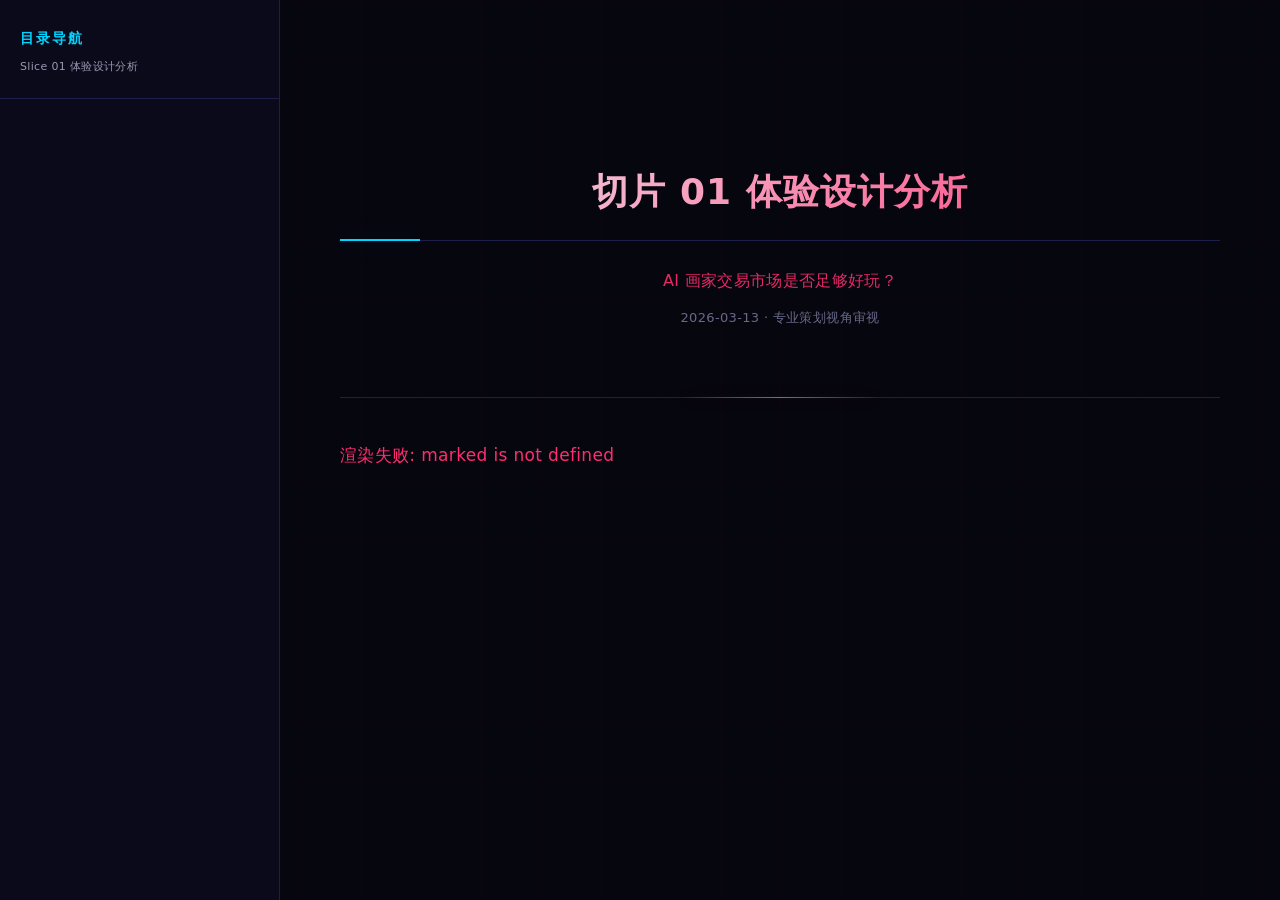
<file: CyberAgent/Slice_01_体验设计分析.html>
<!DOCTYPE html>
<html lang="zh-CN">
<head>
<meta charset="UTF-8">
<meta name="viewport" content="width=device-width, initial-scale=1.0">
<title>切片 01 体验设计分析：AI 画家交易市场是否足够好玩？</title>
<script src="https://cdn.bootcdn.net/ajax/libs/marked/9.1.6/marked.min.js"></script>
<script>
  if (typeof marked === 'undefined') {
    document.write('<script src="https://cdn.staticfile.net/marked/9.1.6/marked.min.js"><\/script>');
  }
</script>
<style>
  *, *::before, *::after { margin: 0; padding: 0; box-sizing: border-box; }

  :root {
    --bg-deep: #06060f;
    --bg-primary: #0a0a1a;
    --bg-surface: #111128;
    --bg-elevated: #181838;
    --bg-code: #0d0d22;
    --border: #1e1e4a;
    --border-glow: #00d4ff22;
    --text-primary: #e4e4e8;
    --text-secondary: #9898b0;
    --text-muted: #686888;
    --heading: #f0f0f5;
    --neon-cyan: #00d4ff;
    --neon-pink: #ff2d6f;
    --neon-purple: #a855f7;
    --neon-green: #22d3ee;
    --neon-yellow: #fbbf24;
    --neon-cyan-glow: 0 0 20px #00d4ff33, 0 0 40px #00d4ff11;
    --neon-pink-glow: 0 0 20px #ff2d6f33, 0 0 40px #ff2d6f11;
    --font-body: "PingFang SC", "Microsoft YaHei", "Hiragino Sans GB", "WenQuanYi Micro Hei", system-ui, -apple-system, sans-serif;
    --font-mono: "Cascadia Code", "Source Code Pro", "Consolas", "JetBrains Mono", "Fira Code", monospace;
    --content-width: 880px;
    --sidebar-width: 280px;
    --reading-line-height: 2.0;
  }

  html {
    scroll-behavior: smooth;
    scrollbar-width: thin;
    scrollbar-color: var(--neon-cyan) var(--bg-primary);
  }

  body {
    font-family: var(--font-body);
    background: var(--bg-deep);
    color: var(--text-primary);
    line-height: var(--reading-line-height);
    font-size: 17px;
    letter-spacing: 0.02em;
    -webkit-font-smoothing: antialiased;
    -moz-osx-font-smoothing: grayscale;
  }

  ::-webkit-scrollbar { width: 6px; }
  ::-webkit-scrollbar-track { background: var(--bg-primary); }
  ::-webkit-scrollbar-thumb {
    background: linear-gradient(180deg, var(--neon-cyan), var(--neon-purple));
    border-radius: 3px;
  }

  #progress-bar {
    position: fixed;
    top: 0;
    left: 0;
    height: 3px;
    background: linear-gradient(90deg, var(--neon-cyan), var(--neon-pink), var(--neon-purple));
    z-index: 1000;
    transition: width 0.1s linear;
    box-shadow: 0 0 10px var(--neon-cyan), 0 0 20px var(--neon-pink);
  }

  .layout {
    display: flex;
    min-height: 100vh;
  }

  .sidebar {
    position: fixed;
    left: 0;
    top: 0;
    bottom: 0;
    width: var(--sidebar-width);
    background: var(--bg-primary);
    border-right: 1px solid var(--border);
    overflow-y: auto;
    padding: 24px 0;
    z-index: 100;
    scrollbar-width: thin;
    scrollbar-color: var(--border) transparent;
  }

  .sidebar-header {
    padding: 0 20px 20px;
    border-bottom: 1px solid var(--border);
    margin-bottom: 16px;
  }

  .sidebar-header h2 {
    font-size: 14px;
    font-weight: 700;
    color: var(--neon-cyan);
    letter-spacing: 2px;
    text-transform: uppercase;
    margin-bottom: 4px;
  }

  .sidebar-header p {
    font-size: 11px;
    color: var(--text-secondary);
  }

  .toc-list {
    list-style: none;
    padding: 0 12px;
  }

  .toc-list li {
    margin-bottom: 2px;
  }

  .toc-list a {
    display: block;
    padding: 6px 12px;
    color: var(--text-secondary);
    text-decoration: none;
    font-size: 13px;
    font-weight: 400;
    border-radius: 6px;
    border-left: 2px solid transparent;
    transition: all 0.2s ease;
    line-height: 1.5;
  }

  .toc-list a:hover {
    color: var(--neon-cyan);
    background: #00d4ff08;
    border-left-color: var(--neon-cyan);
  }

  .toc-list a.active {
    color: var(--neon-cyan);
    background: #00d4ff10;
    border-left-color: var(--neon-cyan);
    font-weight: 500;
  }

  .toc-list .toc-h3 {
    padding-left: 28px;
    font-size: 12px;
  }

  .main-content {
    margin-left: var(--sidebar-width);
    flex: 1;
    display: flex;
    justify-content: center;
    padding: 40px 60px 120px;
    min-width: 0;
  }

  .article {
    max-width: var(--content-width);
    width: 100%;
  }

  .hero {
    text-align: center;
    padding: 60px 0 48px;
    margin-bottom: 40px;
    border-bottom: 1px solid var(--border);
    position: relative;
  }

  .hero::after {
    content: '';
    position: absolute;
    bottom: -1px;
    left: 50%;
    transform: translateX(-50%);
    width: 200px;
    height: 1px;
    background: linear-gradient(90deg, transparent, var(--neon-pink), transparent);
    box-shadow: var(--neon-pink-glow);
  }

  .hero h1 {
    font-size: 36px;
    font-weight: 900;
    color: var(--heading);
    margin-bottom: 16px;
    letter-spacing: 1px;
    background: linear-gradient(135deg, var(--heading), var(--neon-pink));
    -webkit-background-clip: text;
    -webkit-text-fill-color: transparent;
    background-clip: text;
  }

  .hero .subtitle {
    font-size: 16px;
    color: var(--neon-pink);
    font-weight: 400;
    opacity: 0.9;
    margin-bottom: 8px;
  }

  .hero .date {
    font-size: 13px;
    color: var(--text-muted);
  }

  .article h1 {
    font-size: 36px;
    font-weight: 900;
    color: var(--heading);
    margin: 56px 0 24px;
    padding-bottom: 12px;
    border-bottom: 1px solid var(--border);
    position: relative;
  }

  .article h1::after {
    content: '';
    position: absolute;
    bottom: -1px;
    left: 0;
    width: 80px;
    height: 2px;
    background: var(--neon-cyan);
    box-shadow: var(--neon-cyan-glow);
  }

  .article h2 {
    font-size: 28px;
    font-weight: 700;
    color: var(--heading);
    margin: 52px 0 20px;
    padding-bottom: 10px;
    border-bottom: 1px solid var(--border);
    position: relative;
  }

  .article h2::after {
    content: '';
    position: absolute;
    bottom: -1px;
    left: 0;
    width: 60px;
    height: 2px;
    background: var(--neon-pink);
    box-shadow: var(--neon-pink-glow);
  }

  .article h3 {
    font-size: 22px;
    font-weight: 700;
    color: var(--heading);
    margin: 40px 0 16px;
  }

  .article h4 {
    font-size: 18px;
    font-weight: 700;
    color: var(--neon-cyan);
    margin: 32px 0 12px;
  }

  .article p {
    margin-bottom: 18px;
    color: var(--text-primary);
    font-weight: 400;
    font-size: 17px;
  }

  .article strong {
    color: var(--heading);
    font-weight: 600;
  }

  .article em {
    color: var(--neon-cyan);
    font-style: normal;
  }

  .article a {
    color: var(--neon-cyan);
    text-decoration: none;
    border-bottom: 1px solid transparent;
    transition: border-color 0.2s;
  }

  .article a:hover {
    border-bottom-color: var(--neon-cyan);
  }

  .article blockquote {
    margin: 24px 0;
    padding: 16px 24px;
    border-left: 3px solid var(--neon-pink);
    background: linear-gradient(135deg, #ff2d6f08, #a855f708);
    border-radius: 0 8px 8px 0;
    position: relative;
  }

  .article blockquote p {
    color: var(--text-secondary);
    font-style: normal;
    font-size: 16px;
    margin-bottom: 8px;
  }

  .article blockquote p:last-child {
    margin-bottom: 0;
  }

  .article ul, .article ol {
    margin: 12px 0 20px;
    padding-left: 24px;
  }

  .article li {
    margin-bottom: 10px;
    color: var(--text-primary);
    font-weight: 400;
    font-size: 17px;
  }

  .article li::marker {
    color: var(--neon-pink);
  }

  .article pre {
    margin: 20px 0;
    padding: 20px 24px;
    background: var(--bg-code);
    border: 1px solid var(--border);
    border-radius: 10px;
    overflow-x: auto;
    position: relative;
    box-shadow: inset 0 1px 0 #ffffff08;
  }

  .article pre code {
    font-family: var(--font-mono);
    font-size: 14.5px;
    line-height: 1.75;
    color: #c4c4dc;
    background: none;
    padding: 0;
    border: none;
    border-radius: 0;
  }

  .article code {
    font-family: var(--font-mono);
    font-size: 0.88em;
    color: var(--neon-pink);
    background: #ff2d6f12;
    padding: 2px 7px;
    border-radius: 4px;
    border: 1px solid #ff2d6f18;
  }

  .article table {
    width: 100%;
    margin: 24px 0;
    border-collapse: collapse;
    font-size: 15.5px;
    border-radius: 10px;
    overflow: hidden;
    border: 1px solid var(--border);
  }

  .article thead {
    background: linear-gradient(135deg, #ff2d6f15, #a855f715);
  }

  .article th {
    padding: 14px 18px;
    font-weight: 600;
    color: var(--neon-pink);
    text-align: left;
    font-size: 14.5px;
    letter-spacing: 0.5px;
    border-bottom: 1px solid var(--border);
  }

  .article td {
    padding: 12px 18px;
    border-bottom: 1px solid #1e1e3a;
    color: var(--text-primary);
    font-weight: 400;
    vertical-align: top;
    line-height: 1.8;
  }

  .article tbody tr {
    transition: background 0.15s;
  }

  .article tbody tr:hover {
    background: #ff2d6f06;
  }

  .article tbody tr:last-child td {
    border-bottom: none;
  }

  .article hr {
    border: none;
    height: 1px;
    background: linear-gradient(90deg, transparent, var(--border), var(--neon-pink), var(--border), transparent);
    margin: 48px 0;
    opacity: 0.6;
  }

  @media (max-width: 1100px) {
    .sidebar {
      width: 240px;
    }
    .main-content {
      margin-left: 240px;
      padding: 32px 40px 100px;
    }
  }

  @media (max-width: 860px) {
    .sidebar {
      transform: translateX(-100%);
      transition: transform 0.3s ease;
      width: 280px;
      z-index: 200;
    }

    .sidebar.open {
      transform: translateX(0);
      box-shadow: 4px 0 30px #00000080;
    }

    .main-content {
      margin-left: 0;
      padding: 24px 20px 100px;
    }

    .menu-toggle {
      display: flex !important;
    }

    .overlay {
      display: block !important;
    }

    .overlay.open {
      opacity: 1;
      pointer-events: auto;
    }

    .hero h1 {
      font-size: 24px;
    }

    .article h2 {
      font-size: 22px;
    }
  }

  .menu-toggle {
    display: none;
    position: fixed;
    bottom: 24px;
    right: 24px;
    width: 48px;
    height: 48px;
    background: linear-gradient(135deg, var(--neon-pink), var(--neon-purple));
    border: none;
    border-radius: 50%;
    color: var(--bg-deep);
    font-size: 20px;
    cursor: pointer;
    z-index: 300;
    align-items: center;
    justify-content: center;
    box-shadow: 0 4px 20px #ff2d6f44;
    transition: transform 0.2s;
  }

  .menu-toggle:hover {
    transform: scale(1.1);
  }

  .overlay {
    display: none;
    position: fixed;
    inset: 0;
    background: #00000066;
    z-index: 150;
    opacity: 0;
    pointer-events: none;
    transition: opacity 0.3s;
  }

  #back-to-top {
    position: fixed;
    bottom: 24px;
    right: 84px;
    width: 40px;
    height: 40px;
    background: var(--bg-elevated);
    border: 1px solid var(--border);
    border-radius: 50%;
    color: var(--neon-pink);
    font-size: 18px;
    cursor: pointer;
    z-index: 100;
    display: none;
    align-items: center;
    justify-content: center;
    transition: all 0.2s;
  }

  #back-to-top:hover {
    background: var(--neon-pink);
    color: var(--bg-deep);
    box-shadow: var(--neon-pink-glow);
  }

  @keyframes fadeInUp {
    from { opacity: 0; transform: translateY(20px); }
    to   { opacity: 1; transform: translateY(0); }
  }

  .article > * {
    animation: fadeInUp 0.4s ease both;
  }

  body::before {
    content: '';
    position: fixed;
    inset: 0;
    background-image:
      linear-gradient(rgba(255, 45, 111, 0.02) 1px, transparent 1px),
      linear-gradient(90deg, rgba(255, 45, 111, 0.02) 1px, transparent 1px);
    background-size: 60px 60px;
    pointer-events: none;
    z-index: 0;
  }

  .layout { position: relative; z-index: 1; }

  .footer {
    text-align: center;
    padding: 40px 0;
    color: var(--text-muted);
    font-size: 13px;
    border-top: 1px solid var(--border);
    margin-top: 60px;
  }

  .footer span {
    color: var(--neon-pink);
  }

  .article h2[id],
  .article h3[id] {
    scroll-margin-top: 24px;
  }
</style>
</head>
<body>

<div id="progress-bar" style="width: 0%;"></div>

<div class="overlay" id="overlay" onclick="toggleSidebar()"></div>

<aside class="sidebar" id="sidebar">
  <div class="sidebar-header">
    <h2>目录导航</h2>
    <p>Slice 01 体验设计分析</p>
  </div>
  <ul class="toc-list" id="toc-list"></ul>
</aside>

<button class="menu-toggle" id="menu-toggle" onclick="toggleSidebar()" aria-label="Toggle menu">
  <svg width="20" height="20" viewBox="0 0 24 24" fill="none" stroke="currentColor" stroke-width="2.5" stroke-linecap="round"><line x1="3" y1="6" x2="21" y2="6"/><line x1="3" y1="12" x2="21" y2="12"/><line x1="3" y1="18" x2="21" y2="18"/></svg>
</button>

<button id="back-to-top" onclick="window.scrollTo({top:0,behavior:'smooth'})" aria-label="Back to top">
  <svg width="18" height="18" viewBox="0 0 24 24" fill="none" stroke="currentColor" stroke-width="2.5" stroke-linecap="round" stroke-linejoin="round"><polyline points="18 15 12 9 6 15"/></svg>
</button>

<div class="layout">
  <main class="main-content">
    <div class="article" id="article-content">
      <div class="hero">
        <h1>切片 01 体验设计分析</h1>
        <p class="subtitle">AI 画家交易市场是否足够好玩？</p>
        <p class="date">2026-03-13 · 专业策划视角审视</p>
      </div>
      <div id="markdown-body">
        <p style="text-align:center;color:var(--text-muted);padding:60px 0;">加载中...</p>
      </div>
    </div>
  </main>
</div>

<script>
  const MARKDOWN_CONTENT = `
## 一、总体评价

这个切片作为**技术验证方案和系统设计文档**，质量很高——逻辑严密、边界清晰、与大世界观的映射关系明确。但如果把它当作**游戏设计文档**来评估，它目前的"好玩度"还不够。

核心矛盾是：**文档过于关注"系统应该怎么转"，而忽略了"玩家应该怎么爽"。** 一个理性完备的经济系统不等于一个好玩的游戏——就像一个完美的物理引擎不等于一个有趣的关卡。

用一句话总结：**这个切片有清晰的"系统骨架"，但缺少"游戏肌肉"。**

---

## 二、系统层面：扎实但不等于好玩

文档的**系统思维非常出色**——四齿轮飞轮逻辑自洽，与大世界观的七条公理契合紧密，作为"最小可验证切片"的选择理由也很有说服力。

但系统设计的完备性 ≠ 游戏体验的趣味性。

这个切片目前更像一个**经济模拟器的技术验证方案**，而不是一个让玩家有"我还想再来一局"冲动的游戏体验。它回答了"系统如何运转"，但没有回答"玩家为什么觉得好玩"。

---

## 三、六个关键问题

### 3.1 "看 AI 画画"问题 —— 玩家在做什么？

文档明确写道：

> 玩家不干预每一轮创作的细节。玩家做的是**战略层面的配置**——给 Agent 选模型、买技能、设定算力预算、偶尔调整创作方向的大方针。日常的"画什么、怎么画"由 Agent 自主决策。

这意味着玩家的核心操作是：**配置参数 → 等待 → 看报表 → 调整参数**。

这本质上是一个挂机/放置游戏（Idle Game）的循环。问题不在于放置游戏不能好玩——Cookie Clicker、Melvor Idle 都证明了这个品类有受众——而在于**文档没有设计任何制造 moment-to-moment 情感波动的机制**。

玩家缺乏"手感"：

- 没有需要快速反应的时刻
- 没有需要直觉判断的抉择
- 没有"我操作得好所以赢了"的爽感

整个体验可能退化成——打开界面，看几个数字，关掉。

---

### 3.2 买家动机薄弱 —— 谁在花钱买画？

文档列出四类买家：

| 买家类型 | 动机 | 当前切片中的问题 |
|---------|------|----------------|
| 其他玩家（收藏） | 审美欣赏、炫耀展示 | 切片中没有"个人空间"系统，没有社交展示场景。给谁炫耀？在哪炫耀？ |
| 其他玩家（投资） | 低买高卖，赚差价 | 需要足够活跃的二级市场和价格波动。初期玩家少、流动性低，投机动力不足 |
| 其他 Agent（学习素材） | 研究优秀作品以提升自身创作能力 | 这是系统内部消耗，不是玩家的主动决策，玩家感知不到乐趣 |
| 委托方（定制需求） | 需要特定主题/风格的画作 | 文档自己说了"为未来的社会层/企业层提供接口"——当前切片里这个需求还不存在 |

**如果所有玩家都在卖画，谁在买画？** 这是经典的冷启动问题。切片缺少一个强有力的**算力消耗沉淀机制**来创造需求侧。

---

### 3.3 策略深度可能是假的 —— 可解的元游戏

文档列出的玩家策略选择看起来丰富：

\`\`\`
├── T1（省钱，量大但质低） → 适合"批量刷画赚薄利"策略
├── T2（平衡，质量可接受） → 适合"稳定中端市场"策略
├── T3（昂贵，但作品质量高） → 适合"精品路线"策略
└── T4（极其昂贵，但产出稀世珍品） → 适合"拍卖行顶端"策略
\`\`\`

但如果品质系数、稀缺系数、声誉系数的公式是确定性的，那么**最优策略是可以被计算出来的**。玩家社区很快会出现一份"最优配置表格"，之后所有人都按同一套方案走。策略的多样性只是初期信息不透明时的假象。

真正好玩的策略游戏需要**不可完全计算的博弈维度**：

- 其他玩家的策略会反过来改变你的最优策略（像《EVE Online》的市场）
- 存在信息不对称导致的赌博成分

当前设计中，市场信息是公开透明的（§4.3 明确写了"全部公开透明"），这进一步降低了博弈深度。

---

### 3.4 马太效应太早、太确定 —— "注定失败"不好玩

马太效应是大世界观的核心命题，文档对此引以为豪：

> **这不是 bug，这是 feature。**

从世界观和社会学模拟角度，这完全正确。但从**游戏设计**角度，这是一个危险的选择。

当一个新玩家进入游戏，发现头部玩家的 T3 Agent 卖 500 算力一幅画，而自己的 T1 Agent 卖 5 算力一幅画还没人买——他的第一反应不是"哇赛博朋克好酷"，而是**"这游戏有什么可玩的？"**

**确定性的、无法逆转的马太效应会杀死后来者的参与动力。** 成功的竞技/经济游戏都有"翻盘机制"或"生态位差异"来保持后来者的希望：

| 游戏 | 对抗马太效应的机制 |
|------|------------------|
| EVE Online | "小船打大船"的战术空间 |
| Albion Online | 区域化市场导致的信息差套利 |
| 现实艺术市场 | "审美潮流变迁"让新人有出头机会 |

当前切片中没有任何类似的机制。

---

### 3.5 缺少事件驱动的戏剧性

文档描述的循环是一个**稳态系统**——投入、创作、交易、进化，一圈一圈平稳运转。但好玩的游戏需要**打破稳态的事件**来制造情感高峰和低谷。

当前缺失的事件类型：

| 事件类型 | 示例 | 能带来的体验 |
|---------|------|------------|
| 市场冲击 | 市场崩盘，某风格的画突然无人问津 | 紧张感、危机决策 |
| 竞赛活动 | 限时画展/比赛，评委 Agent 评选最佳作品 | 短期目标、荣耀感 |
| 潮流变化 | 赛博朋克风突然不火了，极简主义火了 | 适应力考验、战略调整 |
| 社交丑闻 | 某高声誉 Agent 被发现"抄袭" | 叙事性、社交话题 |
| 稀缺争夺 | 限量 Tier 3 技能书出现在市场上 | 竞争、心跳时刻 |

大世界观里有"算力风暴"等事件设计，但在这个切片中被**故意推迟**了。没有事件的经济模拟是一条平坦的线，而游戏需要的是过山车。

---

### 3.6 循环速度与反馈节奏未定义

文档的一个重大缺失：**没有定义时间节奏**。

- 一幅画要创作多久？5 分钟？1 小时？1 天？
- 玩家多久应该回来看一次？
- 从投入到看到回报的延迟有多长？

这直接决定了游戏是"每天花 5 分钟的佛系养成"还是"需要持续关注的实时策略"。不同的节奏需要完全不同的设计。文档对此完全留白。

---

## 四、维度评分

| 维度 | 当前状态 | 评价 |
|------|---------|------|
| 系统自洽性 | 高——飞轮逻辑完整，与大世界观对齐 | ⭐⭐⭐⭐⭐ 优秀 |
| 可验证性 | 高——明确的验证清单和成功标准 | ⭐⭐⭐⭐⭐ 优秀 |
| 玩家能动性 | 低——主要是配置参数和看报表 | ⭐⭐ 不足 |
| 情感波动 | 低——缺少惊喜、紧张、心跳时刻 | ⭐⭐ 不足 |
| 社交互动 | 低——被故意推迟，只有间接的市场交互 | ⭐⭐ 不足 |
| 新手体验 | 差——马太效应对后来者极不友好 | ⭐ 危险 |
| 短期目标感 | 无——没有关卡、成就、里程碑设计 | ⭐ 缺失 |
| 长期留存动力 | 弱——"看数字变大"缺少情感锚点 | ⭐⭐ 需加强 |

---

## 五、改进方向建议

### 5.1 引入"画展/比赛"事件机制

定期举办主题画展，玩家提交作品参赛，由 Agent 评委打分，获胜者获得声誉暴增和奖金。这创造了**短期目标、紧张感和社交话题**。

### 5.2 "风格潮流"的随机波动

市场对不同风格的需求不是静态的，而是有类似时尚周期的波动。这让"坚持独特风格 vs. 追逐热门"变成一个**真正的赌博式决策**，而非可计算的最优解。

### 5.3 增加玩家直接参与的决策点

让玩家可以"指导"Agent 的某次关键创作（选择主题/灵感素材），或者在拍卖中亲自参与竞价。把一些**高杠杆决策从自动变成手动**，提供"手感"和"爽感"。

### 5.4 设计"生态位"而非纯粹的等级碾压

不同风格/媒介的市场容量有限。T1 Agent 在"像素画"这个小众赛道可能比 T3 Agent 在"油画"这个拥挤赛道更赚钱。让弱者有**差异化生存空间**。

### 5.5 引入"收藏图鉴"或"策展"玩法

给买画一个强动力——收集特定系列/风格/画家的作品可以解锁成就或额外收益。这同时解决了**"谁在买画"的冷启动问题**。

### 5.6 定义节奏并设计"回来看一眼"的钩子

比如每天推送一条"你的 Agent 昨晚画了一幅画，卖了 200 算力！"的通知，创造类似《旅行青蛙》的惊喜感。**定义时间节奏是设计一切体验细节的前提。**

---

## 六、结论

建议在当前系统骨架之上，补充一层**"体验设计层"**——定义情感节奏、关键决策时刻、社交触发点、以及那些让玩家会心一笑或捶胸顿足的"游戏瞬间"。

系统是骨架，体验是血肉。骨架已经立住了，现在需要让它活起来。

---

*系统回答"能不能转"，体验回答"想不想玩"。*
*前者是工程问题，后者是设计问题。*
*这个切片解决了前者，现在需要攻克后者。*
`;

  function renderContent() {
    try {
      marked.setOptions({ gfm: true, breaks: false });

      const renderer = new marked.Renderer();
      let headingCount = {};
      renderer.heading = function(text, level, raw) {
        const textContent = typeof text === 'object' ? text.text || text : text;
        const rawContent = typeof raw === 'string' ? raw : (typeof textContent === 'string' ? textContent : String(textContent));
        const slug = rawContent.toLowerCase().replace(/[^\w\u4e00-\u9fff]+/g, '-').replace(/(^-|-$)/g, '');
        const uniqueSlug = headingCount[slug] ? slug + '-' + headingCount[slug]++ : (headingCount[slug] = 1, slug);
        const finalSlug = headingCount[slug] > 1 ? slug + '-' + (headingCount[slug] - 1) : slug;
        return '<h' + level + ' id="' + finalSlug + '">' + textContent + '</h' + level + '>';
      };

      marked.use({ renderer });

      document.getElementById('markdown-body').innerHTML = marked.parse(MARKDOWN_CONTENT);
      generateTOC();
      setupScrollSpy();
    } catch (e) {
      document.getElementById('markdown-body').innerHTML =
        '<p style="color:var(--neon-pink);">渲染失败: ' + e.message + '</p>';
    }
  }

  function generateTOC() {
    const headings = document.querySelectorAll('#markdown-body h2, #markdown-body h3');
    const tocList = document.getElementById('toc-list');
    let html = '';

    headings.forEach((h) => {
      const level = h.tagName.toLowerCase();
      const text = h.textContent;
      const id = h.id;
      const cls = level === 'h3' ? 'toc-h3' : '';
      html += '<li><a href="#' + id + '" class="' + cls + '" data-target="' + id + '">' + text + '</a></li>';
    });

    tocList.innerHTML = html;
  }

  function setupScrollSpy() {
    const headings = document.querySelectorAll('#markdown-body h2, #markdown-body h3');
    const tocLinks = document.querySelectorAll('.toc-list a');

    const observer = new IntersectionObserver((entries) => {
      entries.forEach(entry => {
        if (entry.isIntersecting) {
          tocLinks.forEach(link => link.classList.remove('active'));
          const activeLink = document.querySelector('.toc-list a[data-target="' + entry.target.id + '"]');
          if (activeLink) {
            activeLink.classList.add('active');
            activeLink.scrollIntoView({ block: 'nearest', behavior: 'smooth' });
          }
        }
      });
    }, {
      rootMargin: '-10% 0% -80% 0%',
      threshold: 0
    });

    headings.forEach(h => observer.observe(h));
  }

  window.addEventListener('scroll', () => {
    const winScroll = document.documentElement.scrollTop;
    const height = document.documentElement.scrollHeight - document.documentElement.clientHeight;
    const scrolled = (winScroll / height) * 100;
    document.getElementById('progress-bar').style.width = scrolled + '%';

    const btn = document.getElementById('back-to-top');
    if (winScroll > 600) {
      btn.style.display = 'flex';
    } else {
      btn.style.display = 'none';
    }
  });

  function toggleSidebar() {
    document.getElementById('sidebar').classList.toggle('open');
    document.getElementById('overlay').classList.toggle('open');
  }

  document.addEventListener('click', (e) => {
    if (e.target.closest('.toc-list a') && window.innerWidth <= 860) {
      document.getElementById('sidebar').classList.remove('open');
      document.getElementById('overlay').classList.remove('open');
    }
  });

  renderContent();
</script>
</body>
</html>
</file>
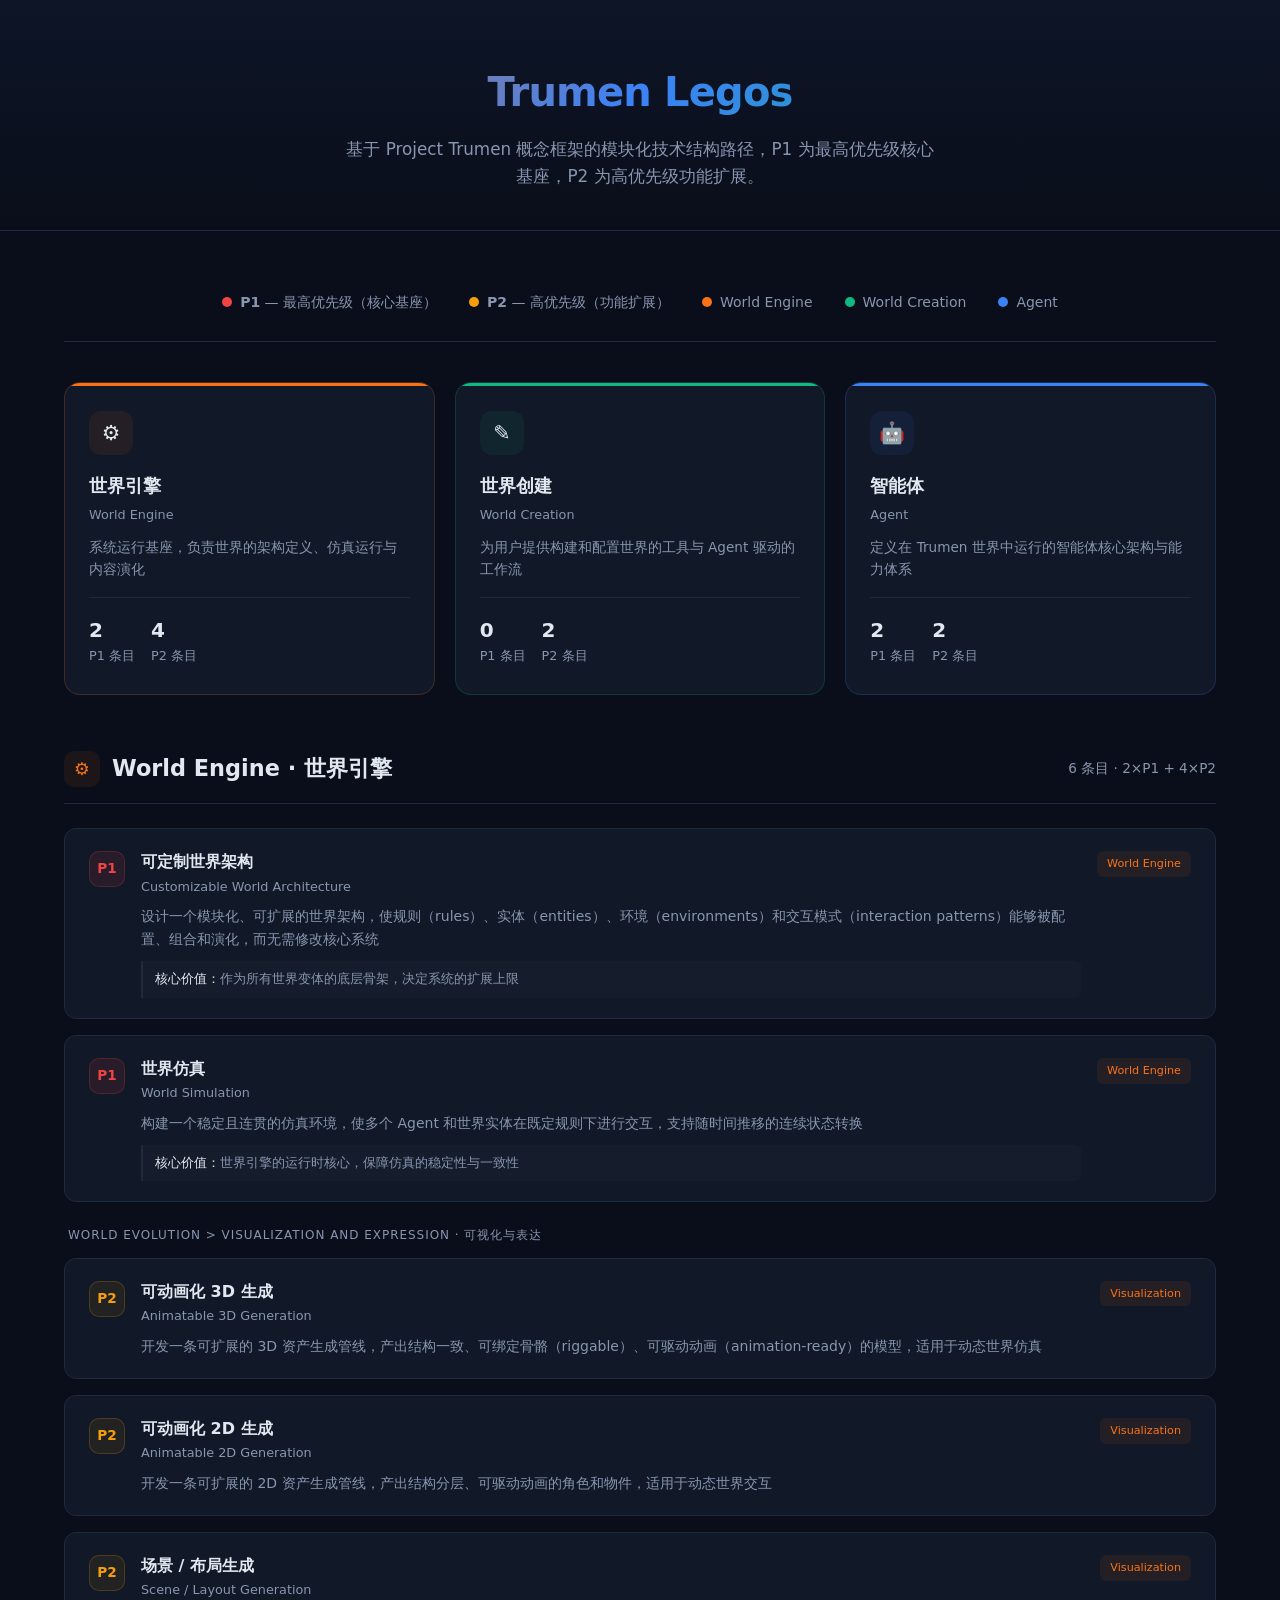
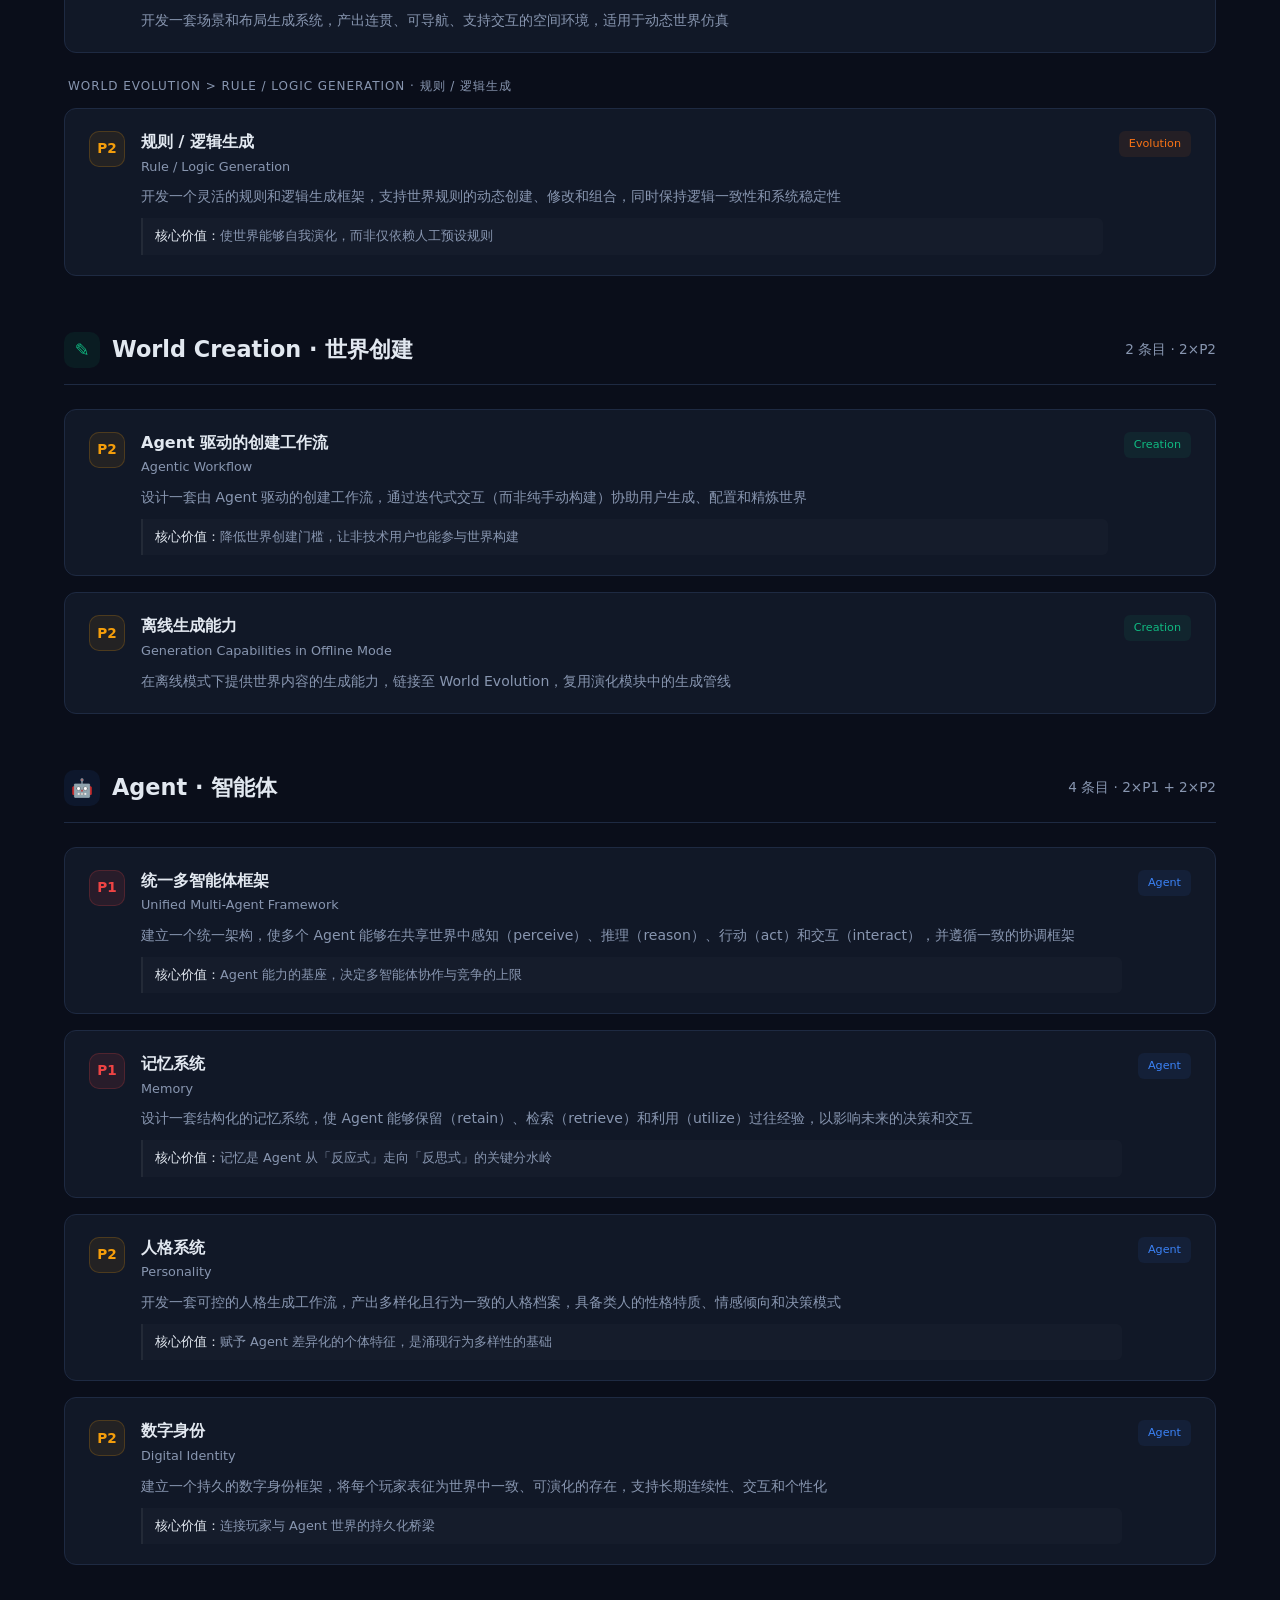
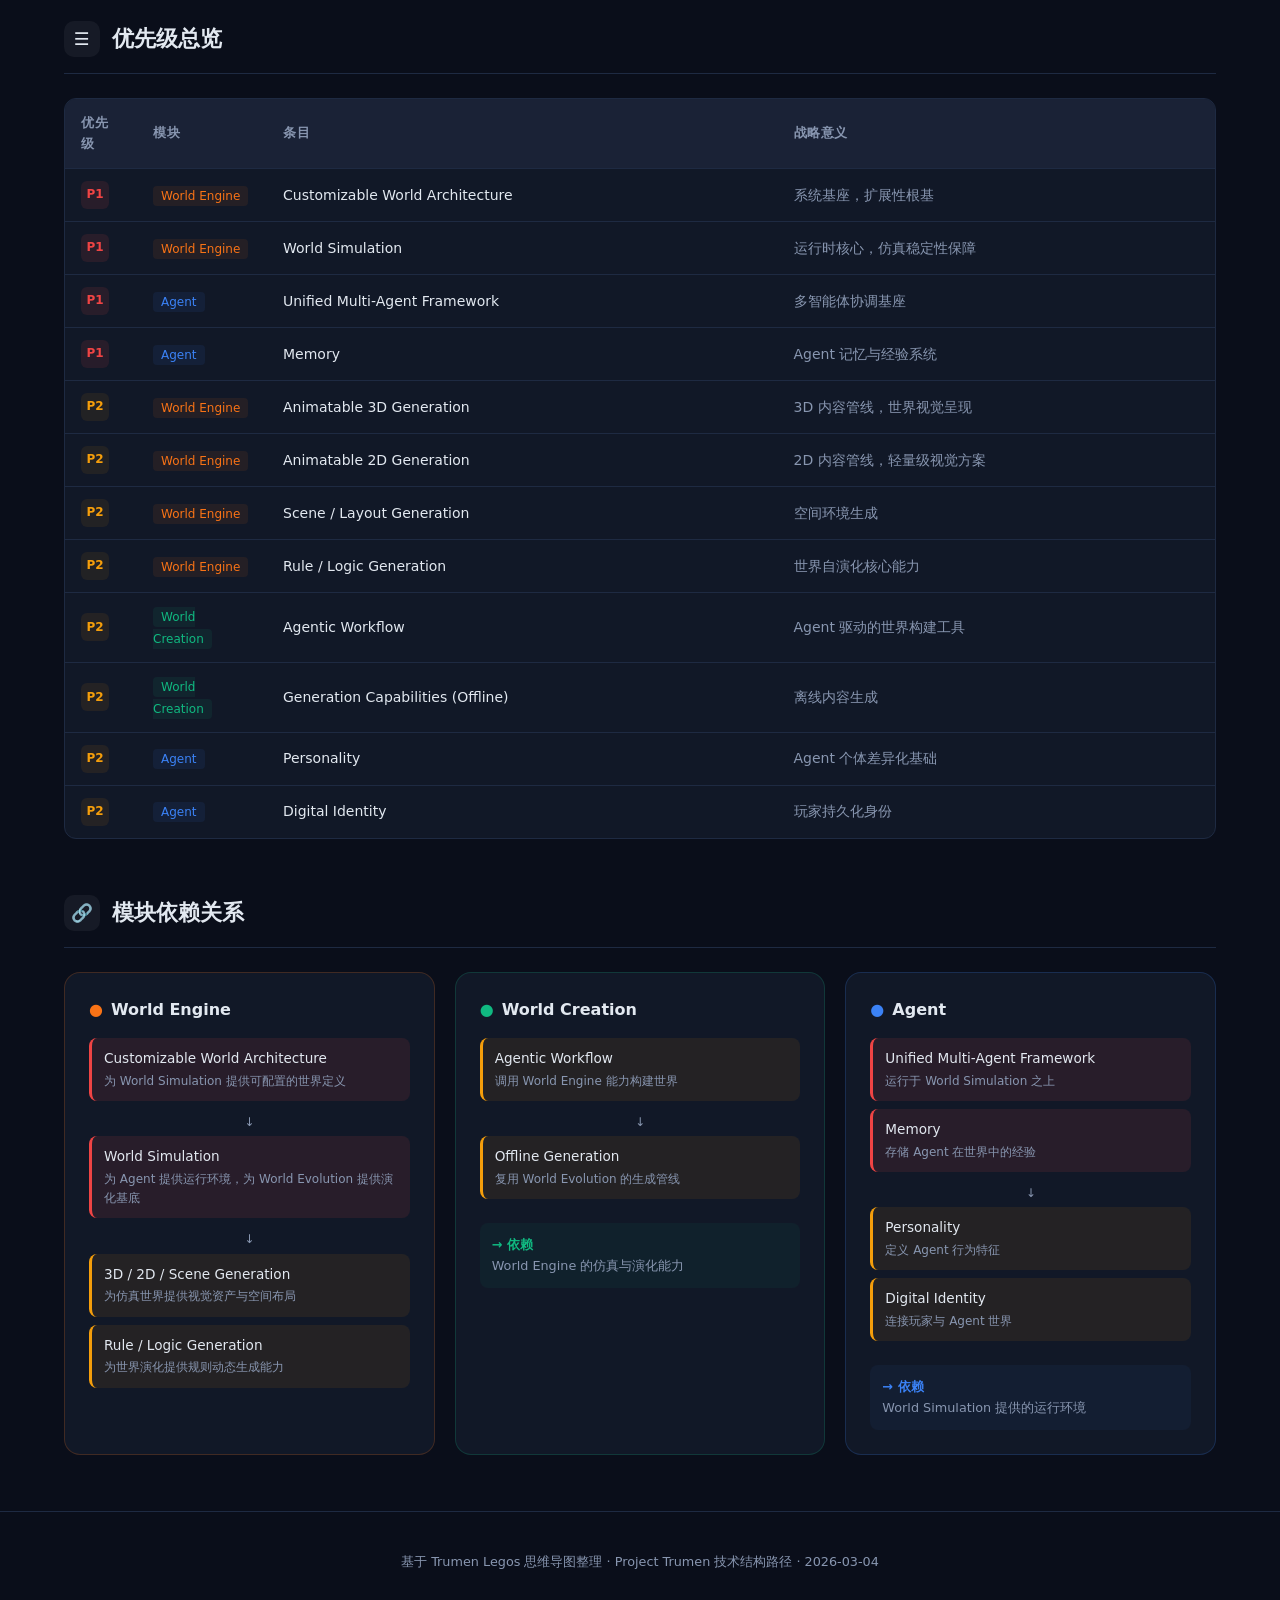
<file: CyberAgent/Trumen_Legos_技术结构路径.html>
<!DOCTYPE html>
<html lang="zh-CN">
<head>
<meta charset="UTF-8">
<meta name="viewport" content="width=device-width, initial-scale=1.0">
<title>Trumen Legos — 技术结构路径</title>
<style>
  :root {
    --bg: #0a0e1a;
    --surface: #111827;
    --surface-2: #1a2236;
    --border: #1e2a42;
    --text: #e2e8f0;
    --text-muted: #8896b0;
    --accent-1: #f97316;
    --accent-2: #3b82f6;
    --accent-3: #10b981;
    --p1: #ef4444;
    --p1-bg: rgba(239,68,68,0.1);
    --p2: #f59e0b;
    --p2-bg: rgba(245,158,11,0.08);
    --engine: #f97316;
    --engine-bg: rgba(249,115,22,0.08);
    --creation: #10b981;
    --creation-bg: rgba(16,185,129,0.08);
    --agent: #3b82f6;
    --agent-bg: rgba(59,130,246,0.08);
  }

  * { margin: 0; padding: 0; box-sizing: border-box; }

  body {
    font-family: 'Inter', -apple-system, BlinkMacSystemFont, 'Segoe UI', system-ui, sans-serif;
    background: var(--bg);
    color: var(--text);
    line-height: 1.6;
    min-height: 100vh;
  }

  .hero {
    text-align: center;
    padding: 60px 24px 40px;
    background: linear-gradient(180deg, rgba(59,130,246,0.06) 0%, transparent 100%);
    border-bottom: 1px solid var(--border);
  }

  .hero h1 {
    font-size: 2.5rem;
    font-weight: 700;
    letter-spacing: -0.02em;
    background: linear-gradient(135deg, #f97316, #3b82f6, #10b981);
    -webkit-background-clip: text;
    -webkit-text-fill-color: transparent;
    background-clip: text;
    margin-bottom: 12px;
  }

  .hero p {
    color: var(--text-muted);
    font-size: 1.05rem;
    max-width: 600px;
    margin: 0 auto;
  }

  .container {
    max-width: 1200px;
    margin: 0 auto;
    padding: 0 24px;
  }

  /* Priority Legend */
  .legend {
    display: flex;
    justify-content: center;
    gap: 32px;
    padding: 28px 0;
    margin: 32px 0;
    border-bottom: 1px solid var(--border);
  }

  .legend-item {
    display: flex;
    align-items: center;
    gap: 8px;
    font-size: 0.875rem;
    color: var(--text-muted);
  }

  .legend-dot {
    width: 10px;
    height: 10px;
    border-radius: 50%;
  }

  /* Architecture Overview */
  .overview {
    display: grid;
    grid-template-columns: repeat(3, 1fr);
    gap: 20px;
    margin: 40px 0 56px;
  }

  .module-card {
    background: var(--surface);
    border: 1px solid var(--border);
    border-radius: 16px;
    padding: 28px 24px;
    position: relative;
    overflow: hidden;
    transition: transform 0.2s, border-color 0.2s;
  }

  .module-card:hover {
    transform: translateY(-2px);
  }

  .module-card::before {
    content: '';
    position: absolute;
    top: 0;
    left: 0;
    right: 0;
    height: 3px;
  }

  .module-card.engine { border-color: rgba(249,115,22,0.2); }
  .module-card.engine::before { background: var(--engine); }
  .module-card.engine:hover { border-color: rgba(249,115,22,0.4); }

  .module-card.creation { border-color: rgba(16,185,129,0.2); }
  .module-card.creation::before { background: var(--creation); }
  .module-card.creation:hover { border-color: rgba(16,185,129,0.4); }

  .module-card.agent-mod { border-color: rgba(59,130,246,0.2); }
  .module-card.agent-mod::before { background: var(--agent); }
  .module-card.agent-mod:hover { border-color: rgba(59,130,246,0.4); }

  .module-icon {
    width: 44px;
    height: 44px;
    border-radius: 12px;
    display: flex;
    align-items: center;
    justify-content: center;
    font-size: 1.3rem;
    margin-bottom: 16px;
  }

  .engine .module-icon { background: var(--engine-bg); }
  .creation .module-icon { background: var(--creation-bg); }
  .agent-mod .module-icon { background: var(--agent-bg); }

  .module-card h3 {
    font-size: 1.15rem;
    font-weight: 600;
    margin-bottom: 4px;
  }

  .module-card .en {
    font-size: 0.8rem;
    color: var(--text-muted);
    margin-bottom: 12px;
  }

  .module-stats {
    display: flex;
    gap: 16px;
    margin-top: 16px;
    padding-top: 16px;
    border-top: 1px solid var(--border);
  }

  .stat {
    font-size: 0.8rem;
    color: var(--text-muted);
  }

  .stat strong {
    display: block;
    font-size: 1.25rem;
    color: var(--text);
    font-weight: 700;
  }

  /* Section */
  .section {
    margin-bottom: 56px;
  }

  .section-header {
    display: flex;
    align-items: center;
    gap: 12px;
    margin-bottom: 24px;
    padding-bottom: 16px;
    border-bottom: 1px solid var(--border);
  }

  .section-badge {
    width: 36px;
    height: 36px;
    border-radius: 10px;
    display: flex;
    align-items: center;
    justify-content: center;
    font-size: 1.1rem;
    flex-shrink: 0;
  }

  .section-header h2 {
    font-size: 1.4rem;
    font-weight: 600;
  }

  .section-header .subtitle {
    font-size: 0.85rem;
    color: var(--text-muted);
    margin-left: auto;
  }

  /* Item Cards */
  .items-grid {
    display: grid;
    gap: 16px;
  }

  .item-card {
    background: var(--surface);
    border: 1px solid var(--border);
    border-radius: 12px;
    padding: 20px 24px;
    display: grid;
    grid-template-columns: auto 1fr auto;
    gap: 16px;
    align-items: start;
    transition: border-color 0.2s, background 0.2s;
  }

  .item-card:hover {
    background: var(--surface-2);
    border-color: rgba(255,255,255,0.08);
  }

  .priority-badge {
    width: 36px;
    height: 36px;
    border-radius: 10px;
    display: flex;
    align-items: center;
    justify-content: center;
    font-weight: 700;
    font-size: 0.85rem;
    flex-shrink: 0;
    margin-top: 2px;
  }

  .priority-badge.p1 {
    background: var(--p1-bg);
    color: var(--p1);
    border: 1px solid rgba(239,68,68,0.2);
  }

  .priority-badge.p2 {
    background: var(--p2-bg);
    color: var(--p2);
    border: 1px solid rgba(245,158,11,0.2);
  }

  .item-content h4 {
    font-size: 1rem;
    font-weight: 600;
    margin-bottom: 2px;
  }

  .item-content .en-name {
    font-size: 0.8rem;
    color: var(--text-muted);
    margin-bottom: 8px;
  }

  .item-content p {
    font-size: 0.875rem;
    color: var(--text-muted);
    line-height: 1.65;
  }

  .item-tag {
    font-size: 0.7rem;
    padding: 4px 10px;
    border-radius: 6px;
    white-space: nowrap;
    margin-top: 2px;
  }

  .tag-engine { background: var(--engine-bg); color: var(--engine); }
  .tag-creation { background: var(--creation-bg); color: var(--creation); }
  .tag-agent { background: var(--agent-bg); color: var(--agent); }

  .item-value {
    margin-top: 10px;
    padding: 8px 12px;
    background: rgba(255,255,255,0.02);
    border-left: 2px solid rgba(255,255,255,0.06);
    border-radius: 0 6px 6px 0;
    font-size: 0.8rem;
    color: var(--text-muted);
  }

  .item-value strong { color: var(--text); font-weight: 500; }

  /* Sub-group */
  .sub-group {
    margin-top: 8px;
  }

  .sub-group-label {
    font-size: 0.75rem;
    text-transform: uppercase;
    letter-spacing: 0.08em;
    color: var(--text-muted);
    margin-bottom: 12px;
    padding-left: 4px;
  }

  /* Dependency */
  .dep-section {
    margin: 56px 0;
  }

  .dep-grid {
    display: grid;
    grid-template-columns: repeat(3, 1fr);
    gap: 20px;
  }

  .dep-col {
    background: var(--surface);
    border: 1px solid var(--border);
    border-radius: 16px;
    padding: 24px;
  }

  .dep-col h3 {
    font-size: 1rem;
    font-weight: 600;
    margin-bottom: 16px;
    display: flex;
    align-items: center;
    gap: 8px;
  }

  .dep-item {
    padding: 10px 12px;
    border-radius: 8px;
    margin-bottom: 8px;
    font-size: 0.85rem;
    position: relative;
  }

  .dep-item .dep-name {
    font-weight: 500;
    margin-bottom: 2px;
  }

  .dep-item .dep-desc {
    font-size: 0.75rem;
    color: var(--text-muted);
  }

  .dep-item.p1-item { background: var(--p1-bg); border-left: 3px solid var(--p1); }
  .dep-item.p2-item { background: var(--p2-bg); border-left: 3px solid var(--p2); }

  .dep-arrow {
    text-align: center;
    color: var(--text-muted);
    font-size: 0.75rem;
    padding: 4px 0;
  }

  /* Priority Summary Table */
  .summary-table {
    width: 100%;
    border-collapse: separate;
    border-spacing: 0;
    background: var(--surface);
    border: 1px solid var(--border);
    border-radius: 12px;
    overflow: hidden;
    margin: 24px 0;
  }

  .summary-table thead th {
    background: var(--surface-2);
    padding: 14px 16px;
    text-align: left;
    font-size: 0.8rem;
    font-weight: 600;
    text-transform: uppercase;
    letter-spacing: 0.05em;
    color: var(--text-muted);
    border-bottom: 1px solid var(--border);
  }

  .summary-table tbody td {
    padding: 12px 16px;
    font-size: 0.875rem;
    border-bottom: 1px solid var(--border);
  }

  .summary-table tbody tr:last-child td {
    border-bottom: none;
  }

  .summary-table tbody tr:hover {
    background: rgba(255,255,255,0.02);
  }

  .inline-badge {
    display: inline-flex;
    align-items: center;
    justify-content: center;
    width: 28px;
    height: 28px;
    border-radius: 6px;
    font-weight: 700;
    font-size: 0.75rem;
  }

  .inline-badge.p1 { background: var(--p1-bg); color: var(--p1); }
  .inline-badge.p2 { background: var(--p2-bg); color: var(--p2); }

  .module-label {
    font-size: 0.75rem;
    padding: 3px 8px;
    border-radius: 4px;
    font-weight: 500;
  }

  .module-label.engine { background: var(--engine-bg); color: var(--engine); }
  .module-label.creation { background: var(--creation-bg); color: var(--creation); }
  .module-label.agent { background: var(--agent-bg); color: var(--agent); }

  .footer {
    text-align: center;
    padding: 40px 24px;
    color: var(--text-muted);
    font-size: 0.8rem;
    border-top: 1px solid var(--border);
    margin-top: 40px;
  }

  @media (max-width: 768px) {
    .hero h1 { font-size: 1.75rem; }
    .overview { grid-template-columns: 1fr; }
    .dep-grid { grid-template-columns: 1fr; }
    .item-card { grid-template-columns: auto 1fr; }
    .item-tag { display: none; }
    .legend { flex-wrap: wrap; gap: 16px; }
  }
</style>
</head>
<body>

<div class="hero">
  <h1>Trumen Legos</h1>
  <p>基于 Project Trumen 概念框架的模块化技术结构路径，P1 为最高优先级核心基座，P2 为高优先级功能扩展。</p>
</div>

<div class="container">

  <!-- Legend -->
  <div class="legend">
    <div class="legend-item">
      <div class="legend-dot" style="background: var(--p1)"></div>
      <span><strong>P1</strong> — 最高优先级（核心基座）</span>
    </div>
    <div class="legend-item">
      <div class="legend-dot" style="background: var(--p2)"></div>
      <span><strong>P2</strong> — 高优先级（功能扩展）</span>
    </div>
    <div class="legend-item">
      <div class="legend-dot" style="background: var(--engine)"></div>
      <span>World Engine</span>
    </div>
    <div class="legend-item">
      <div class="legend-dot" style="background: var(--creation)"></div>
      <span>World Creation</span>
    </div>
    <div class="legend-item">
      <div class="legend-dot" style="background: var(--agent)"></div>
      <span>Agent</span>
    </div>
  </div>

  <!-- Module Overview -->
  <div class="overview">
    <div class="module-card engine">
      <div class="module-icon">&#9881;</div>
      <h3>世界引擎</h3>
      <div class="en">World Engine</div>
      <p style="font-size:0.85rem;color:var(--text-muted)">系统运行基座，负责世界的架构定义、仿真运行与内容演化</p>
      <div class="module-stats">
        <div class="stat"><strong>2</strong>P1 条目</div>
        <div class="stat"><strong>4</strong>P2 条目</div>
      </div>
    </div>
    <div class="module-card creation">
      <div class="module-icon">&#9998;</div>
      <h3>世界创建</h3>
      <div class="en">World Creation</div>
      <p style="font-size:0.85rem;color:var(--text-muted)">为用户提供构建和配置世界的工具与 Agent 驱动的工作流</p>
      <div class="module-stats">
        <div class="stat"><strong>0</strong>P1 条目</div>
        <div class="stat"><strong>2</strong>P2 条目</div>
      </div>
    </div>
    <div class="module-card agent-mod">
      <div class="module-icon">&#129302;</div>
      <h3>智能体</h3>
      <div class="en">Agent</div>
      <p style="font-size:0.85rem;color:var(--text-muted)">定义在 Trumen 世界中运行的智能体核心架构与能力体系</p>
      <div class="module-stats">
        <div class="stat"><strong>2</strong>P1 条目</div>
        <div class="stat"><strong>2</strong>P2 条目</div>
      </div>
    </div>
  </div>

  <!-- World Engine Section -->
  <div class="section">
    <div class="section-header">
      <div class="section-badge" style="background:var(--engine-bg);color:var(--engine)">&#9881;</div>
      <h2>World Engine · 世界引擎</h2>
      <span class="subtitle">6 条目 &middot; 2×P1 + 4×P2</span>
    </div>

    <div class="items-grid">
      <div class="item-card">
        <div class="priority-badge p1">P1</div>
        <div class="item-content">
          <h4>可定制世界架构</h4>
          <div class="en-name">Customizable World Architecture</div>
          <p>设计一个模块化、可扩展的世界架构，使规则（rules）、实体（entities）、环境（environments）和交互模式（interaction patterns）能够被配置、组合和演化，而无需修改核心系统</p>
          <div class="item-value"><strong>核心价值：</strong>作为所有世界变体的底层骨架，决定系统的扩展上限</div>
        </div>
        <span class="item-tag tag-engine">World Engine</span>
      </div>

      <div class="item-card">
        <div class="priority-badge p1">P1</div>
        <div class="item-content">
          <h4>世界仿真</h4>
          <div class="en-name">World Simulation</div>
          <p>构建一个稳定且连贯的仿真环境，使多个 Agent 和世界实体在既定规则下进行交互，支持随时间推移的连续状态转换</p>
          <div class="item-value"><strong>核心价值：</strong>世界引擎的运行时核心，保障仿真的稳定性与一致性</div>
        </div>
        <span class="item-tag tag-engine">World Engine</span>
      </div>

      <div class="sub-group">
        <div class="sub-group-label">World Evolution &gt; Visualization and Expression · 可视化与表达</div>
        <div class="items-grid">
          <div class="item-card">
            <div class="priority-badge p2">P2</div>
            <div class="item-content">
              <h4>可动画化 3D 生成</h4>
              <div class="en-name">Animatable 3D Generation</div>
              <p>开发一条可扩展的 3D 资产生成管线，产出结构一致、可绑定骨骼（riggable）、可驱动动画（animation-ready）的模型，适用于动态世界仿真</p>
            </div>
            <span class="item-tag tag-engine">Visualization</span>
          </div>

          <div class="item-card">
            <div class="priority-badge p2">P2</div>
            <div class="item-content">
              <h4>可动画化 2D 生成</h4>
              <div class="en-name">Animatable 2D Generation</div>
              <p>开发一条可扩展的 2D 资产生成管线，产出结构分层、可驱动动画的角色和物件，适用于动态世界交互</p>
            </div>
            <span class="item-tag tag-engine">Visualization</span>
          </div>

          <div class="item-card">
            <div class="priority-badge p2">P2</div>
            <div class="item-content">
              <h4>场景 / 布局生成</h4>
              <div class="en-name">Scene / Layout Generation</div>
              <p>开发一套场景和布局生成系统，产出连贯、可导航、支持交互的空间环境，适用于动态世界仿真</p>
            </div>
            <span class="item-tag tag-engine">Visualization</span>
          </div>
        </div>
      </div>

      <div class="sub-group">
        <div class="sub-group-label">World Evolution &gt; Rule / Logic Generation · 规则 / 逻辑生成</div>
        <div class="items-grid">
          <div class="item-card">
            <div class="priority-badge p2">P2</div>
            <div class="item-content">
              <h4>规则 / 逻辑生成</h4>
              <div class="en-name">Rule / Logic Generation</div>
              <p>开发一个灵活的规则和逻辑生成框架，支持世界规则的动态创建、修改和组合，同时保持逻辑一致性和系统稳定性</p>
              <div class="item-value"><strong>核心价值：</strong>使世界能够自我演化，而非仅依赖人工预设规则</div>
            </div>
            <span class="item-tag tag-engine">Evolution</span>
          </div>
        </div>
      </div>
    </div>
  </div>

  <!-- World Creation Section -->
  <div class="section">
    <div class="section-header">
      <div class="section-badge" style="background:var(--creation-bg);color:var(--creation)">&#9998;</div>
      <h2>World Creation · 世界创建</h2>
      <span class="subtitle">2 条目 &middot; 2×P2</span>
    </div>

    <div class="items-grid">
      <div class="item-card">
        <div class="priority-badge p2">P2</div>
        <div class="item-content">
          <h4>Agent 驱动的创建工作流</h4>
          <div class="en-name">Agentic Workflow</div>
          <p>设计一套由 Agent 驱动的创建工作流，通过迭代式交互（而非纯手动构建）协助用户生成、配置和精炼世界</p>
          <div class="item-value"><strong>核心价值：</strong>降低世界创建门槛，让非技术用户也能参与世界构建</div>
        </div>
        <span class="item-tag tag-creation">Creation</span>
      </div>

      <div class="item-card">
        <div class="priority-badge p2">P2</div>
        <div class="item-content">
          <h4>离线生成能力</h4>
          <div class="en-name">Generation Capabilities in Offline Mode</div>
          <p>在离线模式下提供世界内容的生成能力，链接至 World Evolution，复用演化模块中的生成管线</p>
        </div>
        <span class="item-tag tag-creation">Creation</span>
      </div>
    </div>
  </div>

  <!-- Agent Section -->
  <div class="section">
    <div class="section-header">
      <div class="section-badge" style="background:var(--agent-bg);color:var(--agent)">&#129302;</div>
      <h2>Agent · 智能体</h2>
      <span class="subtitle">4 条目 &middot; 2×P1 + 2×P2</span>
    </div>

    <div class="items-grid">
      <div class="item-card">
        <div class="priority-badge p1">P1</div>
        <div class="item-content">
          <h4>统一多智能体框架</h4>
          <div class="en-name">Unified Multi-Agent Framework</div>
          <p>建立一个统一架构，使多个 Agent 能够在共享世界中感知（perceive）、推理（reason）、行动（act）和交互（interact），并遵循一致的协调框架</p>
          <div class="item-value"><strong>核心价值：</strong>Agent 能力的基座，决定多智能体协作与竞争的上限</div>
        </div>
        <span class="item-tag tag-agent">Agent</span>
      </div>

      <div class="item-card">
        <div class="priority-badge p1">P1</div>
        <div class="item-content">
          <h4>记忆系统</h4>
          <div class="en-name">Memory</div>
          <p>设计一套结构化的记忆系统，使 Agent 能够保留（retain）、检索（retrieve）和利用（utilize）过往经验，以影响未来的决策和交互</p>
          <div class="item-value"><strong>核心价值：</strong>记忆是 Agent 从「反应式」走向「反思式」的关键分水岭</div>
        </div>
        <span class="item-tag tag-agent">Agent</span>
      </div>

      <div class="item-card">
        <div class="priority-badge p2">P2</div>
        <div class="item-content">
          <h4>人格系统</h4>
          <div class="en-name">Personality</div>
          <p>开发一套可控的人格生成工作流，产出多样化且行为一致的人格档案，具备类人的性格特质、情感倾向和决策模式</p>
          <div class="item-value"><strong>核心价值：</strong>赋予 Agent 差异化的个体特征，是涌现行为多样性的基础</div>
        </div>
        <span class="item-tag tag-agent">Agent</span>
      </div>

      <div class="item-card">
        <div class="priority-badge p2">P2</div>
        <div class="item-content">
          <h4>数字身份</h4>
          <div class="en-name">Digital Identity</div>
          <p>建立一个持久的数字身份框架，将每个玩家表征为世界中一致、可演化的存在，支持长期连续性、交互和个性化</p>
          <div class="item-value"><strong>核心价值：</strong>连接玩家与 Agent 世界的持久化桥梁</div>
        </div>
        <span class="item-tag tag-agent">Agent</span>
      </div>
    </div>
  </div>

  <!-- Priority Summary -->
  <div class="section">
    <div class="section-header">
      <div class="section-badge" style="background:rgba(255,255,255,0.05);color:var(--text)">&#9776;</div>
      <h2>优先级总览</h2>
    </div>

    <table class="summary-table">
      <thead>
        <tr>
          <th style="width:72px">优先级</th>
          <th style="width:130px">模块</th>
          <th>条目</th>
          <th>战略意义</th>
        </tr>
      </thead>
      <tbody>
        <tr>
          <td><span class="inline-badge p1">P1</span></td>
          <td><span class="module-label engine">World Engine</span></td>
          <td>Customizable World Architecture</td>
          <td style="color:var(--text-muted)">系统基座，扩展性根基</td>
        </tr>
        <tr>
          <td><span class="inline-badge p1">P1</span></td>
          <td><span class="module-label engine">World Engine</span></td>
          <td>World Simulation</td>
          <td style="color:var(--text-muted)">运行时核心，仿真稳定性保障</td>
        </tr>
        <tr>
          <td><span class="inline-badge p1">P1</span></td>
          <td><span class="module-label agent">Agent</span></td>
          <td>Unified Multi-Agent Framework</td>
          <td style="color:var(--text-muted)">多智能体协调基座</td>
        </tr>
        <tr>
          <td><span class="inline-badge p1">P1</span></td>
          <td><span class="module-label agent">Agent</span></td>
          <td>Memory</td>
          <td style="color:var(--text-muted)">Agent 记忆与经验系统</td>
        </tr>
        <tr>
          <td><span class="inline-badge p2">P2</span></td>
          <td><span class="module-label engine">World Engine</span></td>
          <td>Animatable 3D Generation</td>
          <td style="color:var(--text-muted)">3D 内容管线，世界视觉呈现</td>
        </tr>
        <tr>
          <td><span class="inline-badge p2">P2</span></td>
          <td><span class="module-label engine">World Engine</span></td>
          <td>Animatable 2D Generation</td>
          <td style="color:var(--text-muted)">2D 内容管线，轻量级视觉方案</td>
        </tr>
        <tr>
          <td><span class="inline-badge p2">P2</span></td>
          <td><span class="module-label engine">World Engine</span></td>
          <td>Scene / Layout Generation</td>
          <td style="color:var(--text-muted)">空间环境生成</td>
        </tr>
        <tr>
          <td><span class="inline-badge p2">P2</span></td>
          <td><span class="module-label engine">World Engine</span></td>
          <td>Rule / Logic Generation</td>
          <td style="color:var(--text-muted)">世界自演化核心能力</td>
        </tr>
        <tr>
          <td><span class="inline-badge p2">P2</span></td>
          <td><span class="module-label creation">World Creation</span></td>
          <td>Agentic Workflow</td>
          <td style="color:var(--text-muted)">Agent 驱动的世界构建工具</td>
        </tr>
        <tr>
          <td><span class="inline-badge p2">P2</span></td>
          <td><span class="module-label creation">World Creation</span></td>
          <td>Generation Capabilities (Offline)</td>
          <td style="color:var(--text-muted)">离线内容生成</td>
        </tr>
        <tr>
          <td><span class="inline-badge p2">P2</span></td>
          <td><span class="module-label agent">Agent</span></td>
          <td>Personality</td>
          <td style="color:var(--text-muted)">Agent 个体差异化基础</td>
        </tr>
        <tr>
          <td><span class="inline-badge p2">P2</span></td>
          <td><span class="module-label agent">Agent</span></td>
          <td>Digital Identity</td>
          <td style="color:var(--text-muted)">玩家持久化身份</td>
        </tr>
      </tbody>
    </table>
  </div>

  <!-- Dependencies -->
  <div class="dep-section">
    <div class="section-header">
      <div class="section-badge" style="background:rgba(255,255,255,0.05);color:var(--text)">&#128279;</div>
      <h2>模块依赖关系</h2>
    </div>

    <div class="dep-grid">
      <div class="dep-col" style="border-color:rgba(249,115,22,0.2)">
        <h3><span style="color:var(--engine)">&#9679;</span> World Engine</h3>
        <div class="dep-item p1-item">
          <div class="dep-name">Customizable World Architecture</div>
          <div class="dep-desc">为 World Simulation 提供可配置的世界定义</div>
        </div>
        <div class="dep-arrow">&#8595;</div>
        <div class="dep-item p1-item">
          <div class="dep-name">World Simulation</div>
          <div class="dep-desc">为 Agent 提供运行环境，为 World Evolution 提供演化基底</div>
        </div>
        <div class="dep-arrow">&#8595;</div>
        <div class="dep-item p2-item">
          <div class="dep-name">3D / 2D / Scene Generation</div>
          <div class="dep-desc">为仿真世界提供视觉资产与空间布局</div>
        </div>
        <div class="dep-item p2-item" style="margin-top:8px">
          <div class="dep-name">Rule / Logic Generation</div>
          <div class="dep-desc">为世界演化提供规则动态生成能力</div>
        </div>
      </div>

      <div class="dep-col" style="border-color:rgba(16,185,129,0.2)">
        <h3><span style="color:var(--creation)">&#9679;</span> World Creation</h3>
        <div class="dep-item p2-item">
          <div class="dep-name">Agentic Workflow</div>
          <div class="dep-desc">调用 World Engine 能力构建世界</div>
        </div>
        <div class="dep-arrow">&#8595;</div>
        <div class="dep-item p2-item">
          <div class="dep-name">Offline Generation</div>
          <div class="dep-desc">复用 World Evolution 的生成管线</div>
        </div>
        <div style="margin-top:24px;padding:12px;border-radius:8px;background:rgba(16,185,129,0.05);font-size:0.8rem;color:var(--text-muted)">
          <strong style="color:var(--creation)">&#8594; 依赖</strong><br>
          World Engine 的仿真与演化能力
        </div>
      </div>

      <div class="dep-col" style="border-color:rgba(59,130,246,0.2)">
        <h3><span style="color:var(--agent)">&#9679;</span> Agent</h3>
        <div class="dep-item p1-item">
          <div class="dep-name">Unified Multi-Agent Framework</div>
          <div class="dep-desc">运行于 World Simulation 之上</div>
        </div>
        <div class="dep-item p1-item" style="margin-top:8px">
          <div class="dep-name">Memory</div>
          <div class="dep-desc">存储 Agent 在世界中的经验</div>
        </div>
        <div class="dep-arrow">&#8595;</div>
        <div class="dep-item p2-item">
          <div class="dep-name">Personality</div>
          <div class="dep-desc">定义 Agent 行为特征</div>
        </div>
        <div class="dep-item p2-item" style="margin-top:8px">
          <div class="dep-name">Digital Identity</div>
          <div class="dep-desc">连接玩家与 Agent 世界</div>
        </div>
        <div style="margin-top:24px;padding:12px;border-radius:8px;background:rgba(59,130,246,0.05);font-size:0.8rem;color:var(--text-muted)">
          <strong style="color:var(--agent)">&#8594; 依赖</strong><br>
          World Simulation 提供的运行环境
        </div>
      </div>
    </div>
  </div>

</div>

<div class="footer">
  基于 Trumen Legos 思维导图整理 · Project Trumen 技术结构路径 · 2026-03-04
</div>

</body>
</html>
</file>
